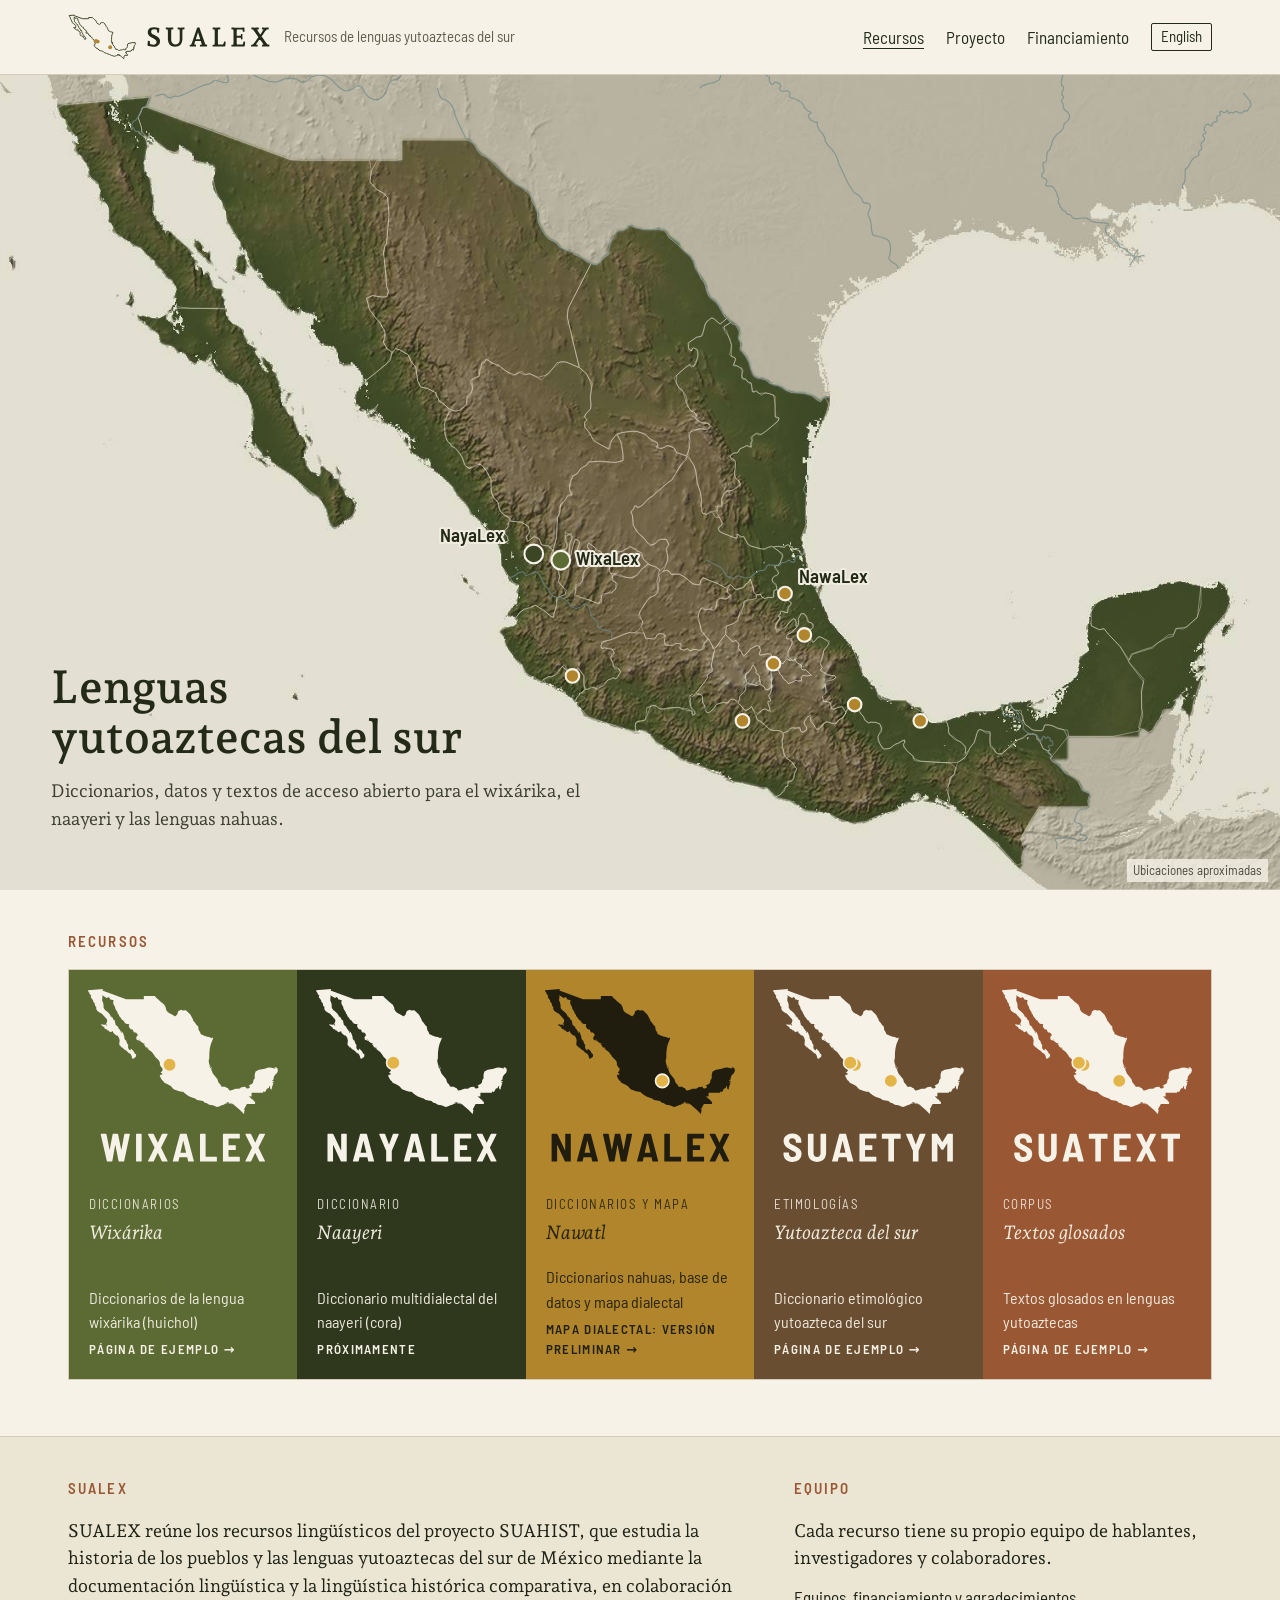
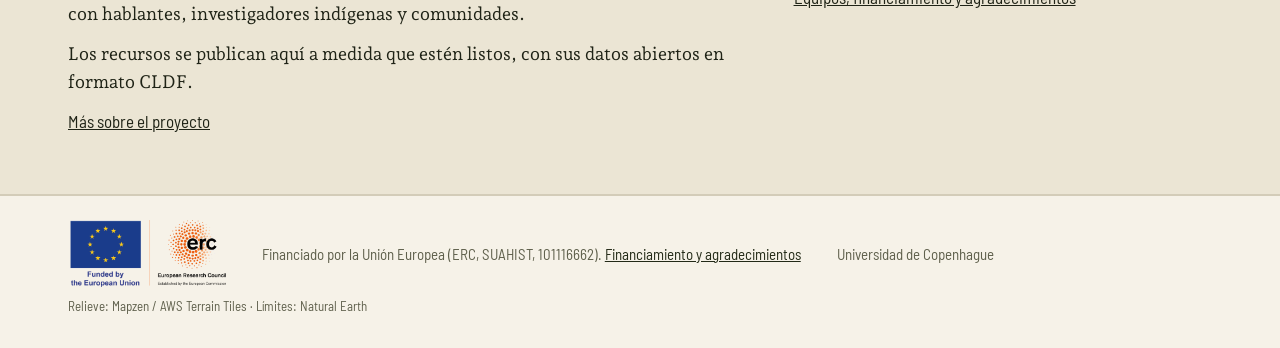
<file: index.html>
<!doctype html>
<html lang="es">
<head>
<meta charset="utf-8">
<meta name="viewport" content="width=device-width, initial-scale=1">
<meta name="robots" content="noindex, nofollow"><!-- remove at launch -->
<title>SUALEX · Recursos de lenguas yutoaztecas del sur</title>
<meta name="description" content="Diccionarios, datos y textos de acceso abierto para el wixárika, el naayeri y las lenguas nahuas, del proyecto ERC SUAHIST.">
<link rel="alternate" hreflang="es" href="https://sualex.org/">
<link rel="alternate" hreflang="en" href="https://sualex.org/en/">
<link rel="alternate" hreflang="x-default" href="https://sualex.org/">
<link rel="icon" href="assets/img/favicon.svg" type="image/svg+xml">
<link rel="icon" href="assets/img/favicon-32.png" sizes="32x32" type="image/png">
<link rel="apple-touch-icon" href="assets/img/apple-touch-icon.png">
<link rel="preload" href="assets/fonts/andada-pro-latin-400-normal.woff2" as="font" type="font/woff2" crossorigin>
<link rel="stylesheet" href="assets/site.css">
<meta property="og:title" content="SUALEX · Recursos de lenguas yutoaztecas del sur">
<meta property="og:description" content="Diccionarios, datos y textos de acceso abierto para el wixárika, el naayeri y las lenguas nahuas, del proyecto ERC SUAHIST.">
<meta property="og:type" content="website">
</head>
<body>
<a class="skip" href="#main">Ir al contenido</a>
<header class="site-h"><div class="wrap">
  <a class="brand" href="./"><img class="logo" src="assets/img/logos/logo-sualex-horizontal.svg" width="736" height="166" alt="SUALEX"><span>Recursos de lenguas yutoaztecas del sur</span></a>
  <nav aria-label="Recursos">
    <a href="./#recursos" aria-current="page">Recursos</a>
    <a href="proyecto/">Proyecto</a>
    <a href="financiamiento/">Financiamiento</a>
    <a class="lang" href="en/" hreflang="en" lang="en" title="Switch to English">English</a>
  </nav>
</div></header>
<main id="main">
  <section class="mapwrap">
    <svg viewBox="0 0 1507 959" role="img" aria-label="Mapa en relieve de México con las regiones de los recursos">
      <image href="assets/img/mx_relief.jpg" x="0" y="0" width="1507" height="959"/>
      <path d="M172.4 37.6L248.7 65.5L327.9 94.3L342.0 99.6L354.4 100.4L366.1 100.4L377.8 100.4L389.4 100.4L401.1 100.4L412.8 100.4L424.4 100.4L435.1 100.4L437.1 113.7L435.5 126.0L443.8 134.9L451.2 139.0L456.2 143.9L457.0 152.3L458.0 163.8L457.5 170.7L457.2 173.8L456.5 182.5L455.1 198.8L453.0 202.0L451.5 209.8L453.4 226.1L454.3 234.3L454.5 238.3L454.9 247.9L457.3 254.7L455.3 261.1L449.8 261.4L438.5 259.7L431.6 262.7L434.9 276.0L439.2 281.8L442.5 286.3L447.7 292.0L450.3 297.2L453.1 301.9L453.2 307.6L451.4 314.4L455.6 322.4L459.6 324.6L461.3 326.5L460.1 332.1L455.2 340.0L432.6 358.3L430.2 358.4L428.6 358.4L426.4 355.6L419.7 344.5L416.8 342.4L416.4 340.5L414.0 338.9L413.0 340.8L414.8 342.5L407.1 342.6L398.3 336.2L395.8 328.5L395.9 326.2L391.8 320.0L389.4 321.4L380.8 318.9L373.4 313.5L369.3 310.8L370.0 307.7L369.0 305.9L366.6 305.0L363.2 293.2L365.3 290.1L366.1 288.6L365.0 285.5L364.6 284.3L368.6 282.2L364.1 281.4L354.8 279.1L354.5 277.3L352.8 275.8L352.3 279.9L351.2 282.5L348.5 280.3L349.1 278.8L343.6 278.0L340.9 276.3L336.2 272.4L330.8 264.1L329.1 263.0L325.4 256.8L319.6 253.3L312.5 246.8L303.8 235.2L306.4 235.8L306.8 233.2L300.6 230.5L296.9 226.9L293.9 224.8L293.6 222.6L293.2 217.2L290.4 213.1L286.5 205.7L285.2 207.2L283.2 199.8L281.2 195.8L276.4 187.0L273.0 181.6L269.2 175.7L266.9 172.8L266.2 166.6L263.9 157.0L262.1 155.4L255.9 142.6L250.7 122.8L250.0 114.8L252.7 116.2L249.9 106.2L248.9 107.4L244.1 102.6L244.8 104.8L229.8 101.0L227.5 99.0L220.8 88.6L213.7 85.6L210.6 83.2L211.6 86.9L210.1 89.7L206.5 91.6L196.6 88.4L191.0 84.0L183.1 77.3L177.1 75.6L172.6 73.5L167.1 66.8L166.4 61.4L165.6 58.8L162.6 49.8L165.5 44.9L167.6 38.5L172.4 37.6Z M288.3 235.0L284.1 234.8L280.0 233.3L275.8 230.3L277.5 226.6L278.5 223.9L279.2 214.1L283.5 212.2L288.1 210.3L288.8 212.9L290.0 217.9L289.9 229.4L288.9 234.3L288.3 235.0Z M176.8 26.0L174.2 30.6L172.3 37.5L167.6 38.5L165.5 44.9L162.6 49.8L165.6 58.8L166.4 61.4L167.1 66.8L165.1 68.6L163.3 66.3L163.7 69.0L167.7 71.2L171.7 75.1L173.8 83.9L170.0 103.3L172.7 115.2L176.2 120.5L177.5 124.5L178.1 130.5L177.9 137.0L180.4 143.0L181.1 148.3L180.0 155.5L179.4 160.1L181.3 164.5L185.0 171.1L190.8 176.3L191.1 180.0L192.4 182.5L194.3 184.0L196.7 183.4L197.0 182.6L197.9 182.9L199.7 183.8L201.1 185.3L202.0 186.3L203.2 186.9L204.6 188.7L207.0 190.7L208.5 192.3L210.6 193.3L212.9 195.8L216.5 199.0L218.7 200.8L226.3 208.2L225.4 211.5L226.6 213.8L227.8 215.6L230.9 220.2L229.7 222.9L230.4 226.4L233.3 228.5L233.4 226.4L235.2 225.5L236.8 226.4L238.5 227.8L238.9 229.5L239.2 232.4L242.3 232.0L245.6 233.2L246.4 236.2L249.5 242.3L250.6 248.6L255.2 251.2L260.9 251.4L261.7 251.9L261.9 254.2L261.1 260.1L264.3 264.2L264.2 266.3L264.8 271.2L265.8 274.6L225.4 274.7L208.0 272.8L205.1 271.0L205.6 266.7L206.6 262.4L204.0 261.5L207.5 252.4L206.6 247.9L203.9 245.6L202.2 241.3L197.4 240.6L195.4 237.1L192.9 232.6L189.7 228.4L185.6 226.8L182.8 224.7L181.0 218.0L176.3 215.0L171.0 209.5L153.7 197.4L141.5 191.0L135.9 186.6L132.6 177.5L127.5 172.9L127.7 163.1L126.6 153.9L121.1 148.3L119.2 144.4L119.5 147.9L118.4 148.4L117.4 147.4L115.6 127.7L108.4 121.7L103.9 116.4L95.6 95.5L92.1 92.7L89.0 89.2L89.4 86.9L88.3 80.7L86.5 78.1L90.8 75.1L87.1 70.3L83.7 65.6L78.3 57.3L72.8 50.2L67.7 39.0L74.5 35.2L94.6 33.4L114.7 31.6L134.8 29.8L154.9 28.0L174.9 26.2L176.8 26.0Z M155.3 257.1L156.4 262.6L156.8 268.0L155.9 271.1L155.4 273.0L152.7 272.6L148.4 271.0L152.6 261.1L155.5 256.1L155.3 257.1Z M249.0 219.5L250.0 223.7L246.2 220.5L243.3 217.6L240.0 214.5L235.8 209.8L232.3 207.4L230.5 203.8L228.5 199.1L229.8 194.9L232.0 194.9L237.3 199.0L238.7 202.4L238.4 206.8L243.2 207.9L247.6 208.5L247.7 213.1L248.2 218.1L249.0 219.5Z M16.2 218.3L16.2 228.9L14.3 228.7L13.3 223.9L11.4 218.6L13.6 214.0L14.7 215.8L16.2 218.3Z M473.0 76.3L480.1 76.4L487.1 76.4L494.2 76.4L501.3 76.4L508.3 76.4L515.4 76.5L522.5 76.5L529.5 76.5L536.6 76.5L543.7 76.5L550.8 76.7L557.5 79.6L563.7 90.9L566.3 94.0L573.6 96.7L578.0 101.0L583.9 107.6L591.0 113.0L595.2 118.3L606.7 127.4L608.4 128.3L610.4 129.1L612.2 130.2L617.1 133.8L619.8 137.4L624.0 140.6L625.7 144.4L626.0 147.5L627.3 150.2L628.9 152.9L632.3 157.8L633.1 166.7L633.9 173.7L636.5 179.0L640.1 185.5L643.5 190.3L645.3 192.5L653.4 196.4L658.5 202.0L674.2 208.5L675.8 211.1L685.3 214.9L690.5 219.7L694.4 220.9L696.1 221.6L679.9 253.4L670.0 272.7L667.6 283.9L674.5 313.0L681.8 344.2L665.4 337.5L656.1 338.5L645.3 352.4L634.3 356.0L622.0 351.3L617.4 353.1L611.5 350.1L604.4 353.6L596.6 349.2L590.5 344.3L584.9 341.8L575.4 336.4L572.0 335.0L569.6 339.5L566.5 340.6L566.1 345.8L564.3 350.5L563.5 355.1L553.9 360.0L556.6 370.2L553.6 375.0L549.8 381.0L549.0 388.0L547.0 389.9L541.9 394.6L536.3 395.6L528.6 393.0L522.5 387.3L516.7 383.8L515.9 380.0L513.9 378.1L513.1 374.1L503.3 369.0L495.2 367.3L491.7 359.9L489.5 344.1L483.8 337.0L480.7 329.5L471.2 323.9L465.8 322.1L461.3 326.5L459.6 324.6L455.6 322.4L451.4 314.4L453.2 307.6L453.1 301.9L450.3 297.2L447.7 292.0L442.5 286.3L439.2 281.8L434.9 276.0L431.6 262.7L438.5 259.7L449.8 261.4L455.3 261.1L457.3 254.7L454.9 247.9L454.5 238.3L454.3 234.3L453.4 226.1L451.5 209.8L453.0 202.0L455.1 198.8L456.5 182.5L457.2 173.8L457.5 170.7L458.0 163.8L457.0 152.3L456.2 143.9L451.2 139.0L443.8 134.9L435.5 126.0L437.1 113.7L443.9 100.4L455.5 100.4L467.2 100.4L473.0 99.3L473.0 97.0L473.0 94.8L473.0 92.5L473.0 90.3L473.0 88.0L473.0 85.8L473.0 83.5L473.0 81.2L473.0 79.0L473.0 76.7L473.0 76.3Z M741.3 176.2L745.0 178.6L756.4 180.9L759.9 181.1L763.9 180.9L775.0 182.1L777.2 180.5L778.4 182.5L781.6 182.7L783.2 184.2L786.1 188.8L787.7 191.9L791.1 194.0L793.9 196.8L800.4 202.0L806.3 206.3L812.2 212.1L815.4 216.6L818.3 223.7L818.7 227.2L821.1 229.7L822.4 231.5L825.0 239.2L828.8 244.1L830.9 249.0L831.8 252.9L834.4 260.4L837.7 263.3L844.7 268.7L846.4 271.4L848.0 275.1L850.8 278.4L852.0 281.7L853.1 284.8L855.7 286.5L850.3 291.4L847.2 292.8L840.4 286.9L837.1 286.4L829.9 293.1L827.1 306.6L824.2 308.1L819.6 308.8L815.0 312.3L809.9 315.8L811.2 323.3L814.8 324.6L814.8 322.5L816.6 320.9L821.7 324.4L821.8 331.8L816.9 343.4L813.1 341.2L807.8 343.8L793.3 356.5L797.6 365.2L800.1 369.1L804.4 372.7L808.3 379.1L809.1 389.6L815.0 396.4L818.0 397.7L819.8 399.6L819.6 401.8L818.3 403.3L820.8 406.5L825.1 409.6L829.8 409.7L834.0 410.5L836.0 413.9L835.1 416.5L830.6 417.4L824.0 416.1L810.7 421.2L812.3 427.5L810.9 431.9L812.0 438.5L808.3 448.6L803.2 447.1L795.5 443.1L793.1 438.2L785.8 436.4L783.0 438.3L777.1 439.7L771.8 436.9L775.2 436.1L772.3 431.8L764.7 427.8L757.2 422.0L746.8 419.0L732.7 420.7L724.4 424.7L718.7 432.1L716.5 440.1L707.8 435.9L698.6 429.2L692.7 420.2L688.2 414.3L688.5 408.3L691.0 405.8L688.0 402.0L690.3 398.2L692.9 395.9L695.8 392.1L695.7 387.1L694.8 378.4L697.6 363.6L689.5 350.9L682.4 344.7L676.8 322.9L668.2 286.3L668.0 276.3L678.5 256.2L696.1 221.6L701.8 223.4L706.2 219.9L709.6 216.3L716.3 211.2L715.6 206.5L717.0 204.1L717.9 201.9L718.2 198.4L720.6 192.7L722.4 189.0L724.4 184.4L730.1 182.7L731.2 183.1L738.6 180.5L740.4 177.4L741.3 176.2Z M860.1 291.7L863.1 293.6L866.4 294.3L869.2 299.9L870.9 302.1L870.0 307.7L870.3 310.8L871.8 312.7L871.8 319.6L871.4 323.1L874.2 325.4L877.1 329.9L881.7 337.1L886.0 349.9L887.7 354.2L891.1 356.3L894.1 356.6L898.7 358.3L901.0 358.0L904.2 361.5L906.0 363.1L911.4 363.6L918.4 365.8L922.5 368.8L931.1 373.7L937.3 373.7L947.9 374.7L955.5 377.1L961.3 382.2L965.0 384.4L966.1 384.3L967.3 381.3L971.3 378.9L975.9 388.5L971.5 402.2L951.0 474.9L946.0 488.2L949.1 494.6L948.9 505.1L948.6 531.3L945.0 540.1L942.8 546.2L944.8 546.0L945.7 544.5L946.6 559.5L945.8 564.1L943.3 564.3L942.7 561.1L937.7 558.8L932.1 556.6L928.3 552.7L926.0 553.5L923.8 556.6L920.7 555.2L917.7 555.0L916.2 554.9L909.4 555.4L904.4 556.1L900.1 558.6L892.3 557.0L889.1 555.9L882.0 554.3L878.1 547.7L875.3 542.8L872.0 544.4L868.3 540.4L867.9 542.0L867.2 545.7L860.2 543.1L849.8 538.8L846.5 536.4L845.2 532.9L850.4 529.6L848.5 523.6L845.9 518.5L844.0 516.5L844.4 511.4L844.9 506.4L850.7 506.5L849.7 499.2L852.5 492.8L855.5 489.8L862.5 489.2L868.6 484.1L871.9 482.3L870.0 478.1L865.9 474.5L864.4 468.0L866.2 460.1L865.5 455.3L865.2 453.5L861.3 453.2L859.7 448.2L864.8 444.7L867.5 445.1L869.6 443.6L870.9 440.2L872.6 439.3L876.6 438.0L879.5 436.2L884.9 438.1L883.6 433.4L885.7 429.5L885.3 426.5L887.6 424.8L890.9 421.3L896.6 423.4L906.7 415.3L916.3 407.3L917.1 403.5L912.4 402.0L912.6 388.2L910.9 376.7L905.3 375.1L899.4 374.6L894.0 374.9L889.4 372.1L887.8 372.8L885.5 372.6L884.2 362.2L880.3 361.3L877.6 357.5L873.3 356.6L873.6 352.6L873.6 345.2L867.0 342.1L863.5 341.2L866.2 335.3L865.3 332.9L862.2 331.7L859.1 329.5L861.3 317.4L859.2 310.1L852.7 300.7L853.1 295.3L860.1 291.7Z M855.7 286.5L858.7 289.0L860.0 291.7L850.8 297.4L855.6 301.1L859.6 313.4L861.5 319.1L861.0 331.3L863.5 331.9L866.1 333.6L864.9 337.2L863.6 342.2L868.4 342.8L874.9 348.0L873.2 353.3L874.6 358.3L878.3 358.8L881.4 362.3L884.7 363.4L886.6 373.7L888.4 373.0L890.7 371.8L896.3 377.2L901.0 373.8L906.7 375.5L912.6 378.3L912.6 393.4L913.4 403.5L917.6 404.2L914.0 409.2L901.8 419.4L894.4 423.8L889.7 422.3L885.8 424.7L883.8 427.0L885.7 430.6L884.1 435.7L883.8 438.3L878.6 436.3L875.0 438.3L872.3 439.8L870.1 440.9L869.0 443.9L866.7 445.0L862.8 445.4L858.8 449.9L863.6 452.2L865.3 454.3L865.8 456.6L865.6 462.4L864.7 472.7L866.8 475.4L871.3 479.4L871.4 482.8L866.8 486.8L860.0 489.6L854.6 490.0L851.5 494.9L849.2 500.3L850.0 508.1L842.4 508.1L844.7 512.9L835.1 514.4L831.9 517.5L826.9 515.6L826.1 512.8L826.2 509.3L825.5 504.7L825.8 500.1L825.0 490.8L820.5 480.8L819.3 466.5L816.4 458.9L809.7 446.8L811.7 436.3L812.8 430.5L810.8 426.1L814.4 418.1L826.3 416.9L832.5 416.9L834.9 415.2L837.8 413.4L833.1 410.0L828.1 409.6L825.4 408.8L819.6 405.0L815.2 401.8L820.9 401.6L818.4 399.5L817.4 396.9L813.3 395.8L808.0 386.0L805.8 377.7L803.3 370.7L799.1 368.5L796.4 362.5L796.7 353.5L811.4 340.8L814.0 344.1L819.2 340.5L821.7 329.7L820.5 322.8L816.1 321.6L814.5 323.1L813.6 325.2L810.3 321.4L811.2 314.7L816.6 311.1L822.3 307.8L824.8 308.4L828.2 301.3L831.8 290.1L838.3 285.5L842.5 288.6L848.0 293.4L852.1 289.7L855.7 286.5Z M1375.2 747.2L1372.5 747.1L1369.0 748.2L1367.2 754.0L1364.9 758.7L1361.6 762.3L1359.5 767.5L1356.4 771.7L1351.1 774.2L1347.7 771.8L1340.5 768.5L1344.7 749.6L1344.2 744.9L1343.8 723.8L1346.9 711.5L1328.6 690.6L1331.9 681.9L1345.0 677.0L1356.0 673.7L1362.2 669.1L1374.8 662.4L1381.2 661.0L1384.2 651.7L1393.5 652.2L1409.3 639.3L1414.0 624.2L1414.0 601.4L1416.3 601.6L1415.7 601.7L1425.4 602.9L1432.1 600.6L1432.3 598.1L1428.4 598.2L1423.5 599.0L1420.4 599.9L1419.7 599.7L1423.3 597.1L1433.5 594.7L1441.6 601.9L1443.3 603.5L1447.2 607.0L1448.0 617.4L1448.7 620.6L1448.2 623.4L1446.4 624.5L1444.2 632.2L1432.2 646.0L1421.0 659.9L1417.3 668.3L1418.8 679.1L1416.7 684.1L1417.9 680.9L1417.2 675.9L1416.8 676.7L1417.4 679.3L1414.6 683.3L1412.1 683.4L1408.2 691.4L1408.0 689.1L1404.8 692.3L1408.0 694.7L1409.3 697.0L1414.1 695.0L1416.0 694.6L1417.5 694.8L1419.1 694.3L1416.9 694.3L1418.2 693.7L1419.6 694.6L1416.1 700.9L1413.7 702.2L1408.2 705.9L1407.8 707.0L1409.0 711.4L1412.7 706.7L1416.6 706.6L1414.3 711.0L1410.9 721.0L1405.0 739.1L1403.8 749.4L1400.1 757.4L1398.2 759.0L1399.1 754.3L1398.1 755.0L1397.8 752.2L1396.0 750.4L1394.6 748.4L1389.4 744.6L1392.3 738.7L1392.4 736.3L1392.9 733.3L1390.3 728.9L1387.2 735.0L1386.2 734.0L1381.5 737.0L1384.8 735.4L1385.3 736.4L1384.0 739.5L1379.6 746.5L1375.8 747.0L1375.2 747.2Z M1450.0 645.0L1450.0 646.2L1444.0 655.5L1442.3 658.0L1437.7 657.6L1441.7 647.0L1443.9 646.5L1448.1 646.5L1450.0 645.0Z M1340.9 772.3L1310.2 778.8L1258.2 778.8L1256.9 771.5L1250.2 770.4L1245.3 769.5L1240.6 766.5L1235.8 765.4L1230.6 765.0L1229.0 767.3L1228.1 771.8L1217.4 772.2L1212.1 768.0L1207.7 765.5L1203.9 758.1L1202.1 747.9L1194.7 748.1L1192.0 745.9L1189.3 739.7L1211.9 736.5L1217.1 741.3L1215.3 741.5L1213.2 739.8L1210.6 740.6L1210.2 741.7L1209.5 742.1L1209.5 743.1L1213.3 744.0L1213.6 744.0L1215.4 742.1L1216.1 744.5L1218.4 745.9L1218.5 750.7L1219.5 748.4L1220.2 747.8L1226.3 748.1L1233.6 748.4L1234.5 746.1L1232.2 747.7L1237.2 743.9L1241.7 742.0L1245.7 739.5L1243.5 739.5L1242.4 732.4L1239.8 733.0L1242.3 727.2L1238.7 728.2L1235.4 731.2L1239.8 726.1L1259.4 714.1L1268.8 703.9L1269.7 688.8L1280.3 677.5L1279.2 669.9L1279.8 658.6L1281.1 639.0L1285.0 648.6L1294.3 653.1L1299.9 651.9L1305.3 658.8L1318.8 672.8L1330.5 693.4L1346.5 714.5L1344.0 727.4L1344.1 745.7L1345.6 753.9L1340.9 772.3Z M1229.2 733.0L1232.6 733.9L1230.3 734.2L1228.2 734.3L1220.7 738.6L1219.5 737.4L1229.2 733.0Z M1256.9 779.5L1236.5 804.8L1238.7 802.5L1235.9 799.2L1234.1 795.9L1230.3 794.1L1227.9 793.2L1226.9 790.0L1222.8 783.3L1221.2 780.8L1220.8 777.3L1215.5 775.3L1213.1 776.3L1208.6 776.7L1203.3 780.8L1195.3 783.7L1191.0 788.8L1185.6 793.7L1182.1 796.9L1179.5 799.3L1173.2 798.6L1169.6 792.6L1165.8 787.8L1165.7 779.8L1165.8 775.6L1165.6 773.2L1159.0 772.4L1153.1 770.3L1150.1 775.5L1146.9 786.6L1144.1 789.6L1142.4 791.3L1140.5 795.7L1136.5 798.6L1136.7 795.2L1137.1 790.9L1132.1 785.7L1127.0 783.8L1122.8 781.5L1119.5 777.5L1118.2 776.3L1116.5 773.3L1116.9 769.2L1116.0 766.8L1115.7 764.9L1114.7 762.2L1113.8 760.0L1126.3 755.3L1129.1 757.2L1130.6 754.9L1133.1 753.7L1139.0 752.9L1137.5 750.6L1132.5 753.3L1126.9 755.6L1138.3 749.9L1157.9 749.8L1158.2 752.3L1159.3 753.7L1161.4 751.2L1160.9 748.8L1177.7 742.3L1179.9 748.1L1180.6 743.3L1184.2 740.0L1191.4 743.5L1193.9 747.6L1197.8 748.1L1204.1 754.4L1205.7 763.7L1210.6 767.2L1214.6 770.7L1225.5 772.3L1229.2 768.3L1229.6 765.5L1234.8 765.1L1238.7 766.3L1243.6 768.3L1248.8 769.7L1252.8 771.3L1256.9 779.5Z M1236.8 805.6L1239.9 808.7L1244.4 810.7L1246.5 813.5L1250.7 816.5L1253.4 821.6L1257.3 823.5L1258.6 822.9L1264.7 827.0L1267.9 829.2L1272.0 837.3L1272.7 838.6L1274.1 841.1L1275.1 842.3L1277.7 843.4L1280.2 844.5L1283.4 845.4L1284.7 847.8L1283.2 848.1L1281.8 850.6L1282.5 851.5L1282.1 851.9L1281.1 852.9L1280.8 855.3L1282.2 858.7L1282.0 860.2L1280.8 861.7L1256.7 861.9L1223.5 861.9L1215.0 875.5L1201.7 898.7L1206.3 911.6L1203.9 917.1L1202.8 922.7L1203.5 928.0L1197.1 930.5L1172.7 903.8L1176.7 907.8L1174.4 903.5L1172.4 903.5L1161.9 896.0L1143.3 878.9L1124.7 864.3L1125.2 861.8L1116.4 857.6L1118.2 853.1L1115.9 845.5L1116.6 837.2L1118.2 830.7L1120.6 825.5L1124.2 822.8L1124.8 816.9L1126.0 814.5L1127.4 809.6L1135.5 804.1L1138.4 800.3L1141.5 793.1L1143.4 790.7L1144.6 788.7L1147.4 784.8L1151.2 771.7L1154.9 770.7L1161.5 774.8L1165.7 774.3L1165.8 776.5L1165.2 781.2L1165.9 791.0L1170.8 794.9L1175.1 799.9L1179.9 799.0L1183.3 795.8L1187.6 792.0L1193.5 788.0L1198.6 782.8L1205.7 780.3L1211.2 774.5L1213.9 776.5L1217.3 776.0L1220.8 778.6L1220.5 782.1L1224.7 783.7L1226.9 790.9L1229.7 793.9L1232.1 794.8L1233.9 798.1L1237.2 799.3L1237.6 802.6L1236.8 805.6Z M676.6 736.9L653.9 722.4L650.9 719.3L648.6 717.4L646.7 717.6L642.7 716.3L639.8 711.7L642.8 710.7L643.8 709.4L646.1 708.2L649.1 708.4L652.4 706.8L656.2 704.2L658.7 699.9L662.3 696.1L662.7 697.4L667.3 700.6L672.4 702.8L676.5 701.4L681.9 699.5L685.2 704.1L687.3 706.5L687.3 709.1L686.9 715.8L688.6 723.6L686.9 725.1L686.5 726.1L683.7 727.7L682.3 728.2L682.1 730.2L679.5 732.6L677.7 736.1L676.6 736.9Z M550.5 596.0L549.9 597.9L549.4 598.0L545.2 595.4L544.3 592.8L546.5 591.3L549.8 594.6L550.5 596.0Z M606.1 640.5L600.6 638.1L595.0 635.9L598.1 633.2L600.9 628.6L604.8 624.3L608.0 623.0L608.7 616.2L610.1 603.9L609.4 599.9L604.8 598.5L590.6 578.4L587.2 555.5L588.4 554.1L589.5 549.7L594.4 551.1L598.9 548.0L597.1 544.0L596.8 542.2L594.7 540.0L593.3 537.3L598.1 532.5L598.0 528.8L600.5 525.2L613.3 526.1L621.8 531.1L624.0 537.9L619.6 543.0L620.7 549.6L628.2 543.9L634.8 545.9L636.9 552.5L644.8 555.0L650.4 558.6L649.3 564.8L647.0 572.8L656.4 581.9L659.1 590.3L657.6 596.0L664.3 605.2L666.3 611.1L655.9 615.4L655.3 619.8L655.6 623.2L654.5 627.8L652.2 633.3L652.0 638.3L648.8 637.6L643.8 633.4L639.0 629.0L633.9 626.6L631.2 624.4L626.6 625.6L619.1 628.7L617.6 628.9L612.4 632.1L606.7 640.2L606.1 640.5Z M399.3 466.1L400.2 470.3L396.3 467.4L394.8 459.4L396.3 461.1L399.3 466.1Z M312.0 455.0L314.7 460.0L309.5 457.9L303.5 453.2L302.6 451.4L308.1 452.4L312.0 455.0Z M377.0 451.6L378.5 454.4L376.9 457.3L375.2 455.5L375.1 454.4L374.1 452.1L373.8 450.6L372.9 448.9L375.2 449.5L377.0 451.6Z M359.4 422.5L361.3 424.6L365.6 426.5L366.6 431.0L366.2 433.6L365.7 432.9L363.0 431.5L361.7 429.2L360.7 426.3L359.3 424.2L359.4 422.5Z M296.0 446.5L298.1 449.7L296.0 448.2L292.9 445.0L294.2 443.8L293.1 439.6L289.9 437.9L289.0 439.8L287.0 437.0L292.1 424.1L295.3 416.2L293.0 425.8L293.0 428.8L292.1 432.8L291.3 434.3L291.8 436.8L292.7 437.8L294.8 441.6L294.8 444.0L296.0 446.5Z M342.6 376.9L343.0 378.3L340.8 377.3L338.4 381.3L337.3 384.1L336.3 386.1L336.3 382.7L338.3 378.0L338.9 374.6L342.7 373.8L342.6 376.9Z M206.5 274.7L233.6 274.7L266.1 275.5L266.0 279.8L266.9 283.1L268.3 284.7L269.2 288.0L271.5 289.6L273.5 292.5L278.7 294.3L283.8 297.1L286.2 303.3L288.4 307.7L290.8 311.5L291.1 315.3L294.7 317.8L300.2 320.1L303.3 322.5L300.1 326.1L302.7 330.6L307.0 336.0L305.8 338.1L307.6 343.2L310.6 347.9L314.8 346.3L309.5 340.5L308.8 337.3L308.2 334.0L308.3 332.0L312.4 334.0L316.4 338.3L318.6 340.2L320.5 343.9L323.3 349.8L325.5 350.2L325.0 354.5L327.0 358.0L328.6 360.9L328.6 365.0L329.9 369.6L331.7 373.7L330.9 377.5L331.0 382.0L331.8 385.3L332.8 386.6L332.1 386.9L334.3 389.7L336.0 390.8L337.2 395.1L339.4 398.6L341.1 400.8L343.2 400.6L344.1 401.3L345.6 401.8L345.1 404.2L346.4 408.1L348.7 411.4L349.1 412.8L348.7 414.5L350.4 417.9L351.7 420.9L352.3 422.3L354.3 424.4L355.6 425.6L357.3 427.1L358.4 429.7L359.8 431.4L359.7 432.2L360.6 433.9L361.1 435.8L361.9 437.0L360.9 440.0L358.8 443.3L358.3 448.8L358.9 452.1L360.4 456.6L360.7 459.3L363.8 463.9L366.2 466.7L375.9 468.5L375.0 469.9L372.2 470.1L374.9 471.7L376.2 470.2L377.7 465.5L376.9 464.0L376.6 462.5L376.8 461.2L379.2 459.8L381.0 461.3L383.4 463.4L386.0 465.9L388.4 467.3L391.5 469.4L392.3 475.0L399.3 474.3L400.7 476.2L399.4 478.0L399.8 481.8L401.5 483.2L405.0 488.5L407.2 495.2L411.0 497.2L414.6 499.0L416.0 502.0L418.4 506.8L418.0 510.4L417.4 514.6L415.7 518.1L411.5 522.2L404.8 525.4L400.6 530.1L396.2 532.4L392.8 532.8L388.1 527.4L384.5 512.5L381.3 506.8L373.4 496.8L353.0 480.3L348.4 475.8L341.4 470.0L325.8 460.8L325.3 460.2L319.2 455.2L317.4 450.0L315.0 449.5L310.4 450.2L309.8 451.7L308.3 446.3L303.4 440.1L302.9 438.6L300.4 433.6L301.3 439.1L301.2 439.9L299.4 436.3L298.6 439.1L296.3 437.1L295.1 433.6L296.0 430.7L296.5 428.3L295.3 428.8L294.2 433.6L293.3 430.2L294.3 427.8L294.7 423.6L294.5 420.0L297.3 412.7L297.5 406.3L299.4 403.5L297.9 402.4L297.5 392.9L296.6 399.7L296.1 390.6L291.7 377.1L286.5 371.7L280.1 363.5L275.5 362.9L272.9 360.8L266.4 357.2L257.4 350.6L256.7 349.2L252.6 345.8L251.3 341.8L248.7 337.8L248.4 336.5L246.5 338.7L244.7 337.2L247.0 335.5L249.6 331.8L246.5 328.8L243.2 335.6L242.9 338.7L234.8 336.0L230.5 340.3L222.2 336.2L216.5 327.7L210.5 327.2L204.5 320.6L196.5 318.5L189.9 317.0L188.1 314.9L185.7 304.2L178.7 300.0L174.7 296.6L170.8 294.2L171.3 292.2L169.1 290.8L166.5 289.3L162.7 287.1L160.4 282.4L167.7 283.1L174.0 284.2L178.2 285.6L187.0 286.3L193.1 282.4L196.2 281.5L195.7 285.5L199.6 290.3L204.3 293.5L205.5 294.9L207.8 291.8L206.5 291.2L207.5 290.6L209.2 291.9L212.6 291.2L212.5 288.7L210.5 287.2L208.6 287.6L206.6 285.0L208.0 288.1L206.9 288.9L204.0 289.4L202.4 286.3L202.4 282.7L202.9 280.1L203.0 278.9L202.1 277.2L200.2 279.0L197.2 279.8L199.4 275.7L203.8 276.7L206.5 274.7Z M586.4 551.2L584.9 549.9L574.5 536.5L574.5 534.0L563.4 524.1L555.6 517.5L554.0 514.9L551.9 510.4L547.8 505.4L543.5 500.7L537.2 494.6L532.8 485.0L514.1 469.0L506.4 462.7L492.4 451.2L493.3 452.9L505.6 460.2L505.6 459.5L505.3 458.8L504.7 451.8L500.9 451.9L501.3 454.0L496.3 453.0L494.3 450.6L490.4 447.4L485.9 445.9L491.6 450.9L482.2 441.7L480.1 438.4L482.3 438.9L482.7 435.9L482.8 430.9L481.1 430.9L480.8 435.9L479.3 435.4L472.1 425.9L468.9 421.7L474.5 428.2L476.5 428.6L475.8 426.5L476.6 424.3L482.2 427.2L476.6 421.0L474.9 421.6L471.3 419.2L466.6 417.2L468.4 415.8L464.6 420.0L463.0 414.2L449.5 409.3L451.5 407.3L449.0 406.0L447.7 405.4L447.5 400.1L444.9 399.0L442.3 398.9L442.6 401.7L440.5 403.8L439.8 402.0L435.7 403.9L433.8 398.6L437.4 398.7L438.6 398.7L442.0 394.4L442.4 393.1L445.1 387.5L441.1 392.7L433.3 397.2L429.5 394.6L425.8 393.6L429.1 398.3L419.7 394.0L423.7 392.1L423.9 390.8L419.6 389.2L418.9 390.2L417.9 384.4L417.7 380.9L420.9 371.1L424.3 364.7L423.9 367.6L425.4 366.2L429.7 361.7L430.2 364.0L432.7 363.3L431.4 359.2L441.7 351.2L459.7 336.1L460.8 329.6L465.8 322.1L471.2 323.9L480.7 329.5L483.8 337.0L489.5 344.1L491.7 359.9L495.2 367.3L503.3 369.0L513.1 374.1L513.9 378.1L515.9 380.0L516.7 383.8L522.5 387.3L528.6 393.0L528.5 398.4L523.9 406.2L523.1 420.0L526.3 430.4L530.0 433.4L531.4 437.4L535.5 438.4L540.3 443.8L544.0 449.9L545.8 454.1L546.7 459.0L551.4 463.0L556.1 462.6L561.4 457.8L566.9 459.1L572.9 465.8L576.2 473.7L579.0 477.3L578.1 488.2L579.2 493.2L581.7 498.9L585.5 501.8L586.8 505.6L587.1 508.8L588.0 512.2L590.8 515.3L594.3 518.9L601.6 522.4L598.2 526.7L599.1 530.7L595.7 534.5L593.4 539.1L595.5 541.4L597.1 543.2L597.8 544.3L598.1 551.9L592.4 549.4L589.0 551.7L586.4 551.2Z M1284.7 633.7L1285.6 629.1L1281.9 635.5L1292.0 620.3L1300.4 616.3L1316.7 610.4L1341.9 607.4L1351.0 605.2L1365.5 599.0L1376.2 597.0L1384.1 597.2L1387.2 595.7L1383.5 596.1L1389.8 595.7L1406.2 598.9L1404.0 599.2L1403.1 600.2L1408.8 600.3L1414.0 600.7L1411.9 619.7L1409.9 637.6L1397.4 650.1L1385.7 651.4L1381.2 659.1L1376.0 659.1L1363.6 668.3L1357.0 674.6L1350.0 676.8L1333.4 682.0L1329.5 688.9L1318.8 672.8L1305.3 658.8L1299.9 651.9L1294.3 653.1L1285.0 648.6L1284.7 633.7Z M947.8 562.8L961.1 590.3L968.9 599.7L965.3 608.4L962.3 604.4L965.2 601.7L966.2 598.0L956.0 587.1L952.2 579.9L949.5 575.9L953.5 594.0L960.6 601.0L963.9 612.4L974.4 634.4L976.6 642.3L987.5 654.7L996.5 664.9L1002.8 672.4L1012.5 696.1L1015.1 703.1L1021.8 711.1L1024.9 716.4L1030.0 719.2L1035.0 729.3L1040.2 731.6L1032.8 728.6L1034.7 731.7L1035.0 733.6L1036.9 735.5L1039.2 734.3L1048.6 737.2L1047.9 735.4L1066.6 736.6L1074.3 743.4L1086.3 750.5L1095.2 762.0L1102.3 762.5L1114.0 761.5L1115.6 763.6L1116.0 766.3L1116.8 768.2L1116.8 771.6L1117.4 776.3L1118.8 777.1L1122.2 779.0L1126.6 782.6L1129.6 784.3L1135.1 789.7L1136.9 794.3L1136.2 797.3L1138.4 800.3L1135.5 804.1L1127.4 809.6L1104.4 809.3L1090.3 808.3L1077.2 807.4L1074.9 803.2L1075.2 801.7L1070.4 798.3L1064.3 791.5L1063.8 787.4L1065.3 785.4L1064.7 782.8L1063.6 784.0L1061.0 784.9L1057.8 786.8L1053.5 788.4L1050.1 790.7L1048.9 792.2L1046.0 792.9L1041.5 793.8L1038.7 792.8L1033.6 782.9L1033.9 778.2L1038.4 768.7L1035.3 763.7L1032.9 763.0L1030.0 762.1L1028.6 762.2L1024.8 762.1L1021.6 762.8L1020.2 761.1L1018.1 759.1L1015.3 753.9L1011.8 749.5L1007.1 742.6L999.4 738.6L1000.1 744.3L996.1 749.9L993.2 747.1L991.2 743.7L986.4 744.8L982.8 746.3L978.8 746.7L978.5 742.2L977.4 739.1L976.4 738.5L973.4 737.6L969.6 737.6L968.4 731.1L969.2 730.5L971.1 728.0L972.8 725.0L972.3 723.2L972.2 722.2L971.8 719.6L972.4 714.0L975.8 712.7L979.4 712.2L980.8 712.0L982.3 710.7L983.7 709.2L983.1 707.5L979.5 707.0L977.1 707.0L973.9 706.1L970.1 702.9L967.9 701.9L965.3 700.2L968.4 697.9L967.1 696.3L965.6 693.4L966.0 690.8L969.5 680.9L969.4 678.7L970.1 677.4L973.3 673.2L976.4 669.8L972.2 665.0L968.2 662.6L963.4 661.6L960.5 665.0L958.1 667.5L956.9 667.9L955.9 664.6L953.4 665.0L951.4 662.8L950.6 661.8L948.6 658.5L948.4 656.0L948.5 654.4L950.3 652.4L953.7 653.2L957.3 650.0L957.4 646.6L953.3 644.3L950.6 643.6L949.7 639.1L947.1 634.0L943.0 633.9L941.7 637.5L940.0 640.4L940.4 642.9L939.8 648.0L937.0 649.0L937.7 644.8L936.8 642.7L934.7 640.2L931.3 641.9L925.7 649.0L922.0 652.5L919.4 653.9L912.7 651.9L913.6 647.9L915.9 642.6L918.9 637.6L915.5 637.7L918.3 635.8L918.7 633.0L920.7 631.2L925.0 633.1L927.4 632.7L928.6 626.3L930.3 624.0L931.7 622.8L930.7 620.5L927.5 618.2L925.7 614.3L923.7 615.9L919.2 616.5L915.6 612.9L917.8 607.9L914.6 605.7L914.4 602.0L909.8 597.1L909.3 592.9L912.2 589.9L914.2 589.6L916.7 587.3L915.8 584.5L912.1 580.9L913.0 578.3L913.4 577.6L915.8 577.5L917.9 575.6L922.0 566.8L917.2 560.7L910.9 556.4L913.0 555.1L917.0 555.1L919.1 555.8L922.1 556.1L924.5 554.2L927.0 553.5L930.2 554.0L934.5 558.0L940.5 559.5L941.9 563.1L944.7 565.4L947.8 562.8Z M637.9 714.8L633.0 711.9L631.0 710.8L628.5 708.4L625.7 708.1L618.6 704.2L616.2 698.6L613.4 693.7L605.8 687.3L599.2 678.2L594.5 669.3L592.3 661.8L587.5 654.0L599.8 649.2L607.7 646.0L606.1 640.5L611.4 633.7L617.6 628.5L618.8 628.8L624.8 627.2L630.3 624.2L633.5 626.2L637.6 629.0L643.1 632.7L648.2 636.9L652.0 638.7L652.0 634.9L654.2 628.3L655.5 623.3L655.4 620.7L655.7 615.4L665.6 611.9L667.0 606.6L657.1 597.3L658.7 591.2L657.8 583.4L647.9 573.7L648.7 566.5L656.6 560.0L666.7 558.3L668.0 553.5L665.2 548.0L665.6 538.2L674.6 543.7L671.6 549.1L670.4 552.8L670.9 556.9L669.8 562.1L671.6 567.4L673.0 561.2L676.7 546.7L679.5 547.1L681.0 549.5L682.7 550.9L679.7 559.0L680.0 563.5L680.4 570.4L684.4 568.8L688.1 569.6L691.9 563.5L693.7 559.3L692.5 557.7L690.9 555.7L693.0 551.3L697.7 554.5L702.1 558.0L704.4 559.6L706.7 561.5L708.3 563.8L705.7 567.4L705.6 569.6L705.1 573.0L701.9 577.2L695.9 578.7L692.6 579.5L687.6 583.9L686.8 593.0L683.0 598.8L677.9 600.0L678.3 607.2L676.3 611.2L678.7 613.0L681.9 614.9L687.2 615.6L691.4 617.2L695.7 618.9L701.5 621.8L708.2 621.5L707.8 613.0L712.8 611.6L718.8 608.5L720.6 610.2L722.2 607.0L724.6 605.7L727.0 599.0L722.8 596.5L720.5 591.9L722.6 588.0L732.5 590.6L741.6 592.2L748.2 589.6L753.0 585.2L757.3 580.1L762.6 575.8L763.4 575.6L768.4 578.2L772.4 579.2L776.8 582.0L775.0 587.1L776.9 594.0L774.3 602.9L774.5 609.6L769.5 613.8L765.3 614.8L762.5 617.9L759.6 622.1L754.3 630.5L752.5 633.8L755.5 641.5L757.3 645.2L751.4 654.2L745.3 657.1L739.8 656.7L731.8 659.9L721.6 663.4L718.8 665.0L711.4 666.9L708.2 667.9L707.8 674.4L709.9 675.1L712.4 674.4L716.6 675.6L720.7 675.8L721.3 677.9L723.7 680.4L720.1 682.0L719.2 687.6L720.7 690.1L721.9 692.5L721.9 696.2L727.9 698.3L729.1 700.7L730.9 703.3L728.8 706.2L727.7 708.3L724.9 710.9L720.8 709.8L718.7 711.2L714.0 713.5L709.7 719.7L704.8 721.7L702.8 723.7L698.7 720.6L695.5 721.8L691.2 723.2L688.0 721.1L687.8 712.6L687.7 708.1L686.3 706.0L683.8 702.8L680.8 697.8L675.2 701.4L670.6 702.1L664.9 699.1L662.5 696.9L661.2 697.2L658.2 701.9L655.5 706.0L650.9 707.9L648.0 708.8L645.1 708.4L643.7 710.1L642.1 710.0L638.4 713.0L637.9 714.8Z M748.2 773.8L734.2 769.1L711.6 762.0L700.3 758.8L693.1 756.6L682.2 744.2L678.0 741.2L677.7 736.1L679.5 732.6L682.1 730.2L682.3 728.2L683.7 727.7L686.5 726.1L686.9 725.1L688.6 723.6L692.9 723.3L696.2 720.5L700.0 721.4L704.4 723.5L706.0 721.0L711.9 718.4L715.6 712.2L719.8 711.0L722.7 709.6L725.3 711.2L728.2 707.6L728.7 705.6L730.8 702.5L728.7 699.2L723.7 699.4L722.1 695.5L721.4 691.5L720.2 689.8L718.8 685.8L722.7 681.5L722.6 679.6L721.3 676.5L719.1 675.7L715.5 675.6L711.8 674.6L708.7 675.1L706.6 672.5L711.0 667.0L714.9 666.0L719.2 664.9L725.0 663.1L732.6 658.9L742.3 656.1L746.8 656.7L755.1 657.0L758.5 657.1L760.2 663.9L763.7 663.5L766.3 663.5L772.3 662.3L773.2 659.2L776.5 657.6L780.3 658.6L784.2 660.6L782.0 663.5L782.4 665.2L782.6 666.5L783.5 671.8L785.9 671.4L788.9 671.5L793.5 669.9L797.2 669.3L801.6 670.1L802.2 671.6L800.6 676.1L806.0 677.1L810.0 675.8L813.5 678.2L816.8 676.5L822.1 676.5L823.6 677.4L828.9 675.4L828.9 669.6L829.3 667.9L831.4 667.2L833.9 663.4L838.9 672.8L841.3 676.7L840.4 680.8L839.1 685.5L839.0 688.8L838.1 691.4L837.4 695.6L837.9 697.1L839.7 701.8L833.1 705.7L832.4 707.3L833.2 708.5L831.4 712.0L828.8 715.4L825.9 719.2L823.1 722.4L821.2 725.4L819.3 726.9L817.6 729.1L815.7 731.9L812.1 730.1L813.0 734.8L812.7 740.4L814.5 746.4L819.3 751.8L815.5 754.4L815.3 750.5L814.3 748.4L812.5 748.7L805.0 747.1L801.7 745.9L799.3 744.2L781.5 746.7L774.4 745.2L771.3 742.1L761.3 744.9L760.2 757.9L758.1 760.2L754.8 760.5L750.3 761.0L748.3 763.0L748.0 769.8L748.3 773.4L748.2 773.8Z M912.7 850.1L911.4 848.1L902.6 838.8L899.4 839.3L894.8 839.1L864.8 832.8L856.2 828.6L853.3 827.4L853.6 826.9L853.1 825.6L852.3 824.4L851.5 825.9L848.7 822.8L832.3 816.6L805.9 807.4L798.9 804.2L789.4 796.0L781.3 791.1L776.0 787.9L772.0 785.8L766.3 778.2L756.3 771.2L748.5 773.6L749.0 772.0L747.7 766.2L749.0 761.8L752.7 760.8L756.8 760.0L759.2 759.7L761.6 754.6L766.8 741.7L773.3 743.0L776.9 746.8L788.6 744.8L801.4 744.9L803.0 745.9L809.6 746.1L813.8 749.1L815.0 748.8L814.1 751.9L817.8 753.0L818.0 749.0L813.0 743.9L811.8 737.2L811.0 732.5L814.4 729.0L817.1 730.5L820.3 728.8L826.6 730.2L827.0 733.8L827.2 738.3L829.2 741.6L830.2 748.2L832.5 751.1L835.6 749.9L841.2 745.3L843.5 740.9L848.2 739.6L851.7 738.5L855.7 739.6L858.0 737.9L860.0 735.4L864.1 734.7L866.9 737.6L869.3 740.1L872.8 742.9L875.2 746.1L878.3 748.3L881.6 746.5L885.1 743.5L886.0 746.2L887.7 749.4L890.2 755.4L891.3 758.5L892.6 760.2L895.7 761.6L899.7 764.1L906.7 770.7L910.8 771.8L917.9 771.8L921.4 774.5L921.9 779.5L920.8 784.1L921.3 789.4L920.7 791.9L921.5 793.2L922.7 794.5L922.8 797.6L923.0 800.6L926.2 804.7L930.5 807.3L933.2 809.9L937.8 817.0L936.7 820.2L935.3 823.4L934.6 828.2L933.0 830.3L931.2 831.5L927.6 831.6L927.4 837.4L924.8 837.8L923.6 843.0L917.6 847.7L912.7 850.1Z M1114.7 862.5L1096.0 856.2L1088.1 855.9L1093.2 851.8L1089.8 847.9L1088.1 849.3L1085.2 851.3L1083.7 850.6L1083.4 847.1L1080.0 845.0L1073.2 850.6L1072.5 852.8L1080.4 853.0L1078.9 853.5L1085.1 855.8L1071.5 856.5L1067.4 856.9L1063.8 857.7L1061.5 860.2L1057.5 863.9L1052.0 866.4L1044.3 869.4L1039.0 871.2L1030.8 873.3L1024.8 876.1L1019.6 879.2L1008.6 880.2L1003.6 881.3L983.8 874.6L978.8 871.4L966.6 868.3L952.8 866.6L945.4 864.7L938.8 860.0L934.2 856.2L931.4 854.9L929.8 854.1L917.6 852.0L912.8 849.9L918.8 847.7L922.8 841.4L925.5 838.0L927.5 837.2L928.1 831.5L931.8 831.1L933.1 830.1L934.7 827.4L935.2 822.9L937.1 819.5L937.8 816.5L931.7 808.2L929.9 807.2L925.5 803.7L923.3 799.7L922.8 797.5L922.4 794.2L921.4 793.1L920.6 791.2L921.0 789.1L920.9 783.5L922.2 778.7L922.6 774.8L923.8 773.7L928.1 772.9L931.8 768.7L934.9 768.8L938.1 768.9L940.8 768.3L942.4 770.9L943.2 773.6L946.6 773.1L949.5 770.7L949.8 767.9L947.8 765.6L946.4 762.6L948.6 758.8L951.6 755.1L954.7 758.3L957.0 763.8L959.1 766.1L960.6 769.7L964.0 770.5L971.6 762.0L974.0 761.5L978.8 763.2L982.3 764.1L985.7 761.7L986.3 760.8L987.6 759.4L989.5 758.0L992.1 756.9L995.3 752.1L996.5 749.5L999.5 741.0L1000.1 739.3L1009.5 743.4L1013.9 753.0L1016.6 754.9L1019.0 760.7L1021.2 761.1L1022.8 763.2L1025.7 761.7L1029.3 762.3L1030.9 762.1L1033.8 763.3L1036.0 764.0L1038.3 772.5L1033.6 778.6L1035.3 786.3L1040.2 793.3L1042.7 793.4L1047.1 793.0L1049.0 791.6L1051.6 789.8L1054.8 787.4L1058.1 786.4L1061.9 783.6L1063.2 783.2L1065.4 783.2L1065.2 786.5L1063.1 788.3L1067.0 794.8L1072.1 799.4L1075.4 802.5L1075.1 804.1L1083.4 807.9L1093.2 808.5L1118.6 810.1L1126.0 816.1L1124.2 819.0L1123.3 823.8L1118.6 826.6L1118.4 832.8L1114.3 841.0L1116.9 847.7L1117.8 854.9L1115.3 857.4L1111.6 855.3L1102.8 851.2L1100.7 853.6L1101.1 854.3L1104.4 856.8L1110.0 857.5L1114.8 860.2L1114.7 862.5Z M908.7 699.7L907.5 704.6L908.4 707.8L909.0 711.7L908.3 714.3L908.1 717.4L908.7 720.2L908.1 721.1L905.9 722.9L902.8 723.7L900.7 722.8L900.3 721.7L899.9 720.2L898.0 719.3L896.9 718.3L894.8 716.7L895.2 715.3L894.1 711.2L893.9 707.5L893.4 706.4L889.7 703.8L890.1 702.9L890.3 700.9L890.1 700.3L889.2 698.4L888.0 696.4L887.1 694.8L886.3 695.0L884.9 697.3L884.4 698.8L883.3 700.2L881.0 703.5L878.3 704.5L877.7 708.9L877.7 710.8L878.2 711.3L878.8 714.6L878.6 716.1L878.5 719.7L877.9 722.5L876.6 726.3L873.6 728.3L870.9 731.6L870.6 734.7L869.8 737.7L865.8 736.1L861.3 734.3L858.8 736.5L857.4 739.5L853.7 738.2L851.0 738.8L845.5 740.5L843.3 741.5L838.1 748.1L834.4 751.2L831.4 749.8L831.0 744.5L827.6 740.0L827.0 736.6L827.1 731.9L825.5 729.5L819.0 727.6L820.2 726.5L823.1 723.8L825.0 720.3L827.8 716.7L830.2 713.5L833.3 709.5L832.9 708.2L832.5 706.0L837.8 702.8L838.5 698.8L837.7 696.4L837.6 693.1L838.6 689.9L839.2 686.7L840.0 682.4L841.1 678.0L843.0 673.7L844.9 671.2L848.3 666.4L850.9 662.9L854.0 658.7L857.0 661.4L862.5 667.1L865.8 665.6L868.5 668.0L870.2 670.6L869.1 674.6L872.8 678.7L874.0 682.0L875.6 684.7L880.9 678.8L882.8 676.5L886.2 674.0L891.6 671.7L894.0 672.6L895.1 675.9L895.6 677.0L894.0 681.5L894.3 683.0L903.1 681.4L906.9 681.7L907.8 682.6L909.0 684.2L910.6 686.7L909.7 690.1L907.9 693.6L905.6 693.9L908.6 698.5L908.7 699.7Z M908.5 720.9L908.8 719.3L908.2 716.0L908.5 713.4L908.8 710.5L908.3 707.6L907.6 702.0L911.5 700.5L916.7 700.9L917.1 702.7L918.6 705.8L920.4 707.1L921.8 710.0L923.2 711.8L924.2 712.4L925.2 713.1L926.1 714.0L926.5 714.3L928.1 716.6L933.9 714.4L937.2 712.6L937.7 712.7L939.1 713.4L943.9 713.3L943.2 709.3L943.9 708.3L945.8 707.0L950.3 707.5L955.2 706.6L951.9 703.6L948.9 700.4L944.6 700.4L943.3 697.8L943.7 695.0L937.9 691.7L935.9 687.3L933.9 689.6L929.0 686.0L928.1 677.8L929.3 676.1L932.5 670.4L932.4 666.2L927.5 663.9L925.4 662.5L927.2 658.5L929.4 658.1L932.1 655.4L936.0 652.4L937.8 650.4L939.1 649.3L940.4 644.0L939.5 641.0L940.8 638.2L942.6 635.3L945.1 634.2L949.7 636.9L951.5 642.4L952.3 644.4L955.6 644.9L957.7 649.7L955.1 653.3L951.4 651.3L948.0 652.9L948.4 656.0L948.9 657.4L948.9 661.0L951.2 662.5L952.0 664.6L953.8 664.9L956.5 667.5L957.5 667.9L959.6 666.1L963.1 661.6L966.1 661.3L971.4 664.6L976.5 666.6L974.0 672.3L971.2 675.6L969.7 678.1L969.3 680.1L967.3 689.9L965.6 693.2L967.2 695.5L967.8 697.4L966.7 700.2L966.5 701.7L969.0 703.3L972.5 704.7L974.7 706.2L979.4 707.1L981.9 707.0L984.2 708.8L982.7 710.2L981.4 711.8L980.1 711.9L977.6 713.2L973.5 713.8L971.1 716.9L972.2 721.8L972.2 722.9L972.4 723.9L972.8 727.5L969.8 729.9L968.4 731.1L969.1 736.7L971.9 738.3L975.4 738.3L977.3 739.0L977.8 740.5L978.6 745.1L981.6 747.0L985.2 745.0L991.0 743.7L992.9 744.5L995.8 750.3L993.5 755.6L991.0 757.6L987.9 759.1L986.7 760.3L985.8 761.5L984.9 763.1L979.0 763.2L975.8 761.9L971.8 761.9L964.6 769.2L961.5 770.7L959.2 767.6L957.8 764.4L954.3 761.8L954.5 753.3L949.5 757.2L947.1 761.5L947.6 765.4L949.0 766.8L950.1 769.8L947.7 772.3L944.4 774.0L942.5 771.6L941.8 768.4L938.9 768.7L936.4 768.9L932.6 768.7L929.7 769.7L924.5 774.0L923.0 774.4L920.8 773.8L917.1 771.9L910.3 771.7L905.8 770.4L898.7 764.0L895.6 760.6L892.4 759.6L891.0 758.6L890.3 754.7L894.3 751.2L896.4 748.4L898.0 747.0L902.0 746.5L907.1 749.5L905.9 744.1L904.7 741.6L903.9 737.8L907.3 737.2L907.1 735.0L905.7 733.3L905.6 731.9L904.5 731.0L907.7 726.5L908.3 723.9L908.5 720.9Z M908.5 720.9L907.8 724.6L907.1 727.9L905.0 731.4L905.5 732.1L906.0 733.5L907.6 736.3L905.5 737.1L904.1 738.7L904.8 741.8L906.5 746.2L905.2 749.2L900.3 746.3L897.3 747.8L896.3 748.5L892.1 751.9L887.2 748.1L885.8 745.6L884.7 743.3L881.6 747.2L877.3 748.3L874.6 745.7L872.5 742.5L869.2 739.4L869.9 737.5L870.9 731.7L873.0 729.9L875.6 726.6L878.5 723.0L877.2 720.6L877.7 717.0L882.0 716.7L886.4 717.4L890.8 718.8L894.0 717.7L897.1 718.4L898.8 719.9L900.0 720.5L900.6 722.5L901.0 723.5L903.8 723.9L906.5 721.8L908.5 720.9Z M890.4 612.0L890.3 615.5L888.3 616.8L881.2 619.0L876.2 619.6L875.9 624.5L873.5 630.2L868.8 639.5L868.9 642.0L866.8 643.1L865.7 644.2L864.1 645.5L861.6 646.4L855.1 648.8L854.9 652.1L854.0 658.7L850.9 662.9L848.3 666.4L844.9 671.2L843.0 673.7L839.3 675.6L838.9 672.2L833.1 662.8L829.4 659.4L825.9 654.7L824.5 647.3L821.0 639.8L823.4 632.7L825.3 627.5L829.5 629.8L834.6 628.8L836.7 628.8L840.2 630.3L842.5 628.8L843.6 620.8L848.7 615.3L853.4 617.6L857.3 615.3L860.2 613.1L856.2 609.4L856.2 606.0L859.6 600.0L862.5 602.1L864.3 604.6L866.8 605.8L871.4 604.4L873.9 604.0L875.9 602.7L877.2 600.3L878.6 599.0L880.8 597.9L883.4 593.6L884.4 596.9L886.8 604.2L887.6 609.1L890.4 612.0Z M890.5 616.5L890.4 612.3L895.4 611.2L896.4 614.0L899.7 616.1L905.3 615.0L908.3 615.3L910.5 614.6L911.1 607.4L913.8 605.8L915.5 606.3L915.6 610.9L917.0 613.7L920.9 617.6L924.4 613.3L924.8 618.1L929.7 619.4L931.7 621.1L930.9 624.1L929.5 625.0L927.3 628.1L927.5 633.4L922.4 631.7L918.6 631.5L919.0 634.6L916.5 636.0L917.4 638.0L918.5 640.1L914.1 645.3L912.3 649.3L915.1 656.1L920.1 651.6L924.0 651.0L927.9 646.3L934.4 639.9L936.5 641.0L937.1 644.0L937.1 646.8L937.9 650.2L936.9 651.4L934.6 653.5L931.0 657.1L927.7 658.3L926.1 660.7L926.4 663.7L931.8 663.5L932.9 667.9L930.4 673.6L928.5 677.3L926.5 681.0L930.2 689.6L926.7 687.3L925.0 688.9L922.2 693.3L919.7 692.3L916.5 691.7L913.1 692.3L909.7 692.7L907.9 693.7L909.3 691.0L910.8 687.2L909.3 684.6L908.0 682.9L907.0 681.8L904.0 681.4L896.2 683.2L894.0 681.9L895.2 677.9L895.0 676.4L894.4 673.1L892.4 671.8L887.2 673.7L882.8 675.5L881.4 678.9L876.6 683.1L874.2 682.4L873.1 679.6L868.8 676.0L870.2 670.7L868.9 668.7L866.8 665.7L863.2 667.5L857.2 661.8L854.6 659.1L854.7 653.2L855.1 649.1L861.5 646.5L863.7 646.1L865.4 644.0L866.6 643.4L868.5 642.4L869.2 640.4L870.9 631.8L875.0 625.8L875.8 619.7L879.5 618.0L887.9 616.8L890.5 616.5Z M856.4 604.7L856.5 608.3L859.6 611.9L858.2 614.6L855.9 617.0L850.2 615.6L844.5 617.4L843.2 626.7L840.8 629.5L837.8 630.4L836.2 628.5L831.3 630.1L826.9 626.6L823.4 630.9L822.1 635.7L823.5 645.5L825.6 654.2L828.1 657.1L832.0 662.5L832.7 664.6L830.6 668.0L829.1 668.5L828.7 670.6L826.7 675.5L822.7 678.3L820.3 676.3L815.2 676.6L811.6 678.0L809.1 674.9L804.5 677.4L799.3 674.1L801.8 671.2L801.4 669.3L796.0 669.4L792.5 672.0L787.8 671.6L785.3 671.1L782.2 669.9L782.2 666.0L782.6 664.6L781.6 662.8L783.1 659.3L780.4 657.5L775.2 658.1L773.2 660.1L770.7 664.5L765.5 663.5L762.8 663.5L759.5 662.1L757.5 655.5L756.1 654.2L755.6 648.1L756.7 642.8L751.6 636.9L753.7 631.6L756.9 626.1L761.8 619.0L764.7 616.0L768.1 613.8L772.5 611.8L775.5 605.3L773.4 596.6L775.0 589.4L779.5 584.9L784.3 583.1L788.4 584.4L790.1 587.8L798.7 587.4L805.3 590.5L815.5 598.8L823.1 600.9L825.3 595.3L827.4 592.3L830.0 592.9L834.0 594.6L838.5 596.3L843.3 598.0L852.4 602.9L856.4 604.7Z M809.2 449.1L817.3 459.8L819.3 468.0L821.8 482.7L824.6 492.4L826.0 500.8L825.4 505.5L826.2 510.2L826.2 513.1L827.7 516.5L832.1 516.9L838.2 514.5L842.8 521.0L846.8 520.6L851.1 527.7L847.9 531.3L845.8 534.7L847.5 537.9L853.0 540.2L864.3 544.7L868.4 544.2L867.4 540.5L869.7 541.5L874.1 544.1L875.7 543.7L879.7 551.5L885.2 555.0L890.6 556.4L896.7 558.1L901.9 557.2L908.0 554.4L910.4 556.0L914.6 559.1L921.7 564.2L918.5 574.2L916.7 576.9L914.2 577.2L911.2 578.6L912.9 579.6L915.6 583.4L917.1 586.2L914.4 589.1L912.9 589.3L910.2 591.1L908.7 595.4L913.8 599.5L914.5 605.7L911.1 607.0L911.0 614.8L908.6 615.3L906.5 614.8L900.4 616.5L896.7 614.6L895.6 611.5L890.4 612.0L887.6 609.1L886.8 604.2L884.4 596.9L883.4 593.6L880.8 597.9L878.6 599.0L877.2 600.3L875.9 602.7L873.9 604.0L871.4 604.4L866.8 605.8L864.3 604.6L862.5 602.1L859.6 600.0L853.8 603.3L843.4 598.0L840.0 596.8L834.8 595.0L830.4 593.0L827.9 592.0L825.5 594.6L824.2 600.0L816.4 599.6L806.0 591.2L800.2 587.6L790.6 588.1L788.3 585.1L784.4 583.0L780.9 584.9L785.2 573.8L786.4 568.2L784.1 558.5L787.3 554.2L785.4 547.2L778.1 546.3L771.2 552.1L767.7 553.6L761.9 550.5L759.4 546.2L754.4 542.5L746.6 532.3L744.7 525.4L744.7 518.6L742.3 514.6L745.7 512.2L747.2 506.9L749.9 508.8L754.3 508.3L762.2 499.5L768.2 496.3L773.0 490.7L784.5 481.8L790.2 477.7L800.6 460.4L808.1 452.8L809.2 449.1Z M809.2 449.1L802.7 457.2L791.8 476.1L786.1 479.7L776.7 488.8L769.1 494.9L765.3 497.1L757.3 505.9L750.7 509.8L748.8 506.7L746.1 510.2L743.3 513.6L743.9 516.8L745.6 523.1L745.5 530.1L750.5 538.9L756.3 543.4L761.8 550.3L765.4 554.0L770.5 552.1L774.8 547.4L783.7 546.2L787.7 552.6L784.4 556.5L786.1 565.1L786.2 572.6L777.7 584.0L774.4 581.3L770.5 578.1L765.6 577.3L762.9 575.3L757.8 570.8L755.9 562.7L751.3 560.7L748.3 557.8L745.4 558.1L741.8 554.3L738.3 557.4L735.7 558.3L734.6 559.6L731.0 561.1L725.9 564.9L722.8 571.3L718.7 577.7L716.9 583.5L721.0 589.7L720.5 595.4L725.2 597.0L724.8 605.2L723.5 606.4L721.4 608.0L719.0 610.4L716.6 609.8L709.3 610.9L707.9 615.4L705.4 622.3L696.7 619.4L693.8 617.8L689.2 617.2L684.4 615.7L681.4 612.7L676.4 614.0L677.4 609.7L677.8 602.9L681.0 601.4L685.7 596.5L686.0 587.8L690.4 581.3L694.3 579.2L698.4 576.8L703.6 575.5L706.6 571.4L704.4 568.2L707.2 566.0L708.3 561.4L705.9 560.4L701.7 560.4L700.5 556.6L693.4 550.8L692.0 553.3L691.8 556.5L694.0 558.1L692.6 560.1L689.3 565.6L687.2 569.2L682.9 570.2L679.8 567.2L679.3 561.0L681.6 552.6L682.2 549.8L681.3 547.8L677.6 546.8L674.7 553.6L671.7 566.7L670.3 564.9L669.9 559.3L670.3 554.7L671.8 551.3L672.7 547.2L672.6 539.6L665.4 543.5L667.7 550.6L667.4 556.6L663.5 558.9L651.5 562.4L651.4 558.0L655.3 544.5L656.5 519.9L659.0 515.2L659.9 505.4L665.7 500.7L668.6 494.6L673.5 493.7L670.7 487.9L670.3 483.0L671.9 477.1L675.9 471.3L679.8 469.3L683.5 463.4L686.6 461.0L690.8 459.7L693.5 454.9L711.2 455.4L725.5 455.9L733.6 453.6L733.5 445.8L730.3 430.7L726.3 422.1L739.4 420.0L749.9 419.7L760.5 423.0L766.4 430.4L773.9 432.7L774.3 436.8L772.8 439.0L779.4 439.8L784.8 436.3L787.7 436.4L794.2 439.7L797.0 445.3L804.8 446.8L809.2 449.1Z M762.9 575.3L760.8 578.4L754.7 582.1L751.4 588.0L745.3 592.0L737.4 591.6L727.2 587.3L718.3 586.7L717.6 579.5L721.3 573.6L726.2 567.0L727.6 561.1L734.1 560.7L735.4 558.4L737.5 558.3L740.8 556.1L744.4 556.0L747.7 558.0L749.8 560.4L754.1 562.2L756.3 568.9L761.7 573.6L762.9 575.3Z M532.9 437.7L530.5 434.6L527.1 432.1L524.3 424.3L523.3 410.7L527.1 400.4L531.2 395.0L538.2 395.9L543.5 392.9L547.4 389.5L549.6 386.5L549.9 377.2L555.1 374.3L556.5 366.6L555.5 357.6L564.9 354.3L563.6 348.5L566.4 344.7L567.2 338.2L570.6 337.6L572.6 334.3L578.9 339.2L587.3 341.4L592.1 346.3L599.2 350.7L606.6 352.8L614.0 348.8L618.7 352.9L624.2 351.7L637.6 359.1L649.4 346.8L659.6 337.6L667.5 338.2L682.9 345.2L691.3 352.5L696.5 365.9L695.1 381.0L695.7 387.3L695.2 392.9L692.5 396.4L689.9 398.6L688.3 402.9L691.1 406.3L687.9 409.6L688.9 414.8L694.4 421.4L698.9 431.2L709.8 436.4L717.5 440.9L719.8 431.0L725.5 423.3L731.8 432.4L733.5 449.0L733.4 454.3L723.5 456.5L707.2 454.5L692.3 456.1L689.9 459.9L686.7 461.8L683.2 464.0L678.4 470.2L674.0 472.1L672.2 478.4L671.1 483.8L670.4 488.6L673.1 494.9L667.9 496.0L664.4 501.6L659.8 506.7L658.9 516.5L656.2 521.1L654.8 546.6L650.7 560.5L646.4 554.3L638.1 553.6L635.1 546.5L629.6 542.9L622.0 548.8L619.5 544.2L623.0 539.0L622.3 532.1L615.6 527.2L601.6 525.3L597.7 519.9L591.4 516.0L589.1 513.4L587.9 509.9L587.3 506.5L586.8 504.0L583.1 499.4L580.0 494.9L578.3 489.9L577.6 480.3L577.9 474.7L573.9 468.6L569.1 461.1L564.9 457.9L557.2 461.3L553.1 463.0L548.3 460.5L546.1 455.9L544.5 451.2L542.0 447.4L536.4 440.1L532.9 437.7Z M926.5 687.3L929.1 689.2L933.9 689.6L935.9 687.3L937.9 691.7L943.7 695.0L943.3 697.8L944.6 700.4L948.9 700.4L951.9 703.6L955.2 706.6L950.3 707.5L945.8 707.0L943.9 708.3L943.2 709.3L943.9 713.3L939.1 713.4L937.7 712.7L937.2 712.6L933.9 714.4L928.1 716.6L926.5 714.3L926.1 714.0L925.2 713.1L924.2 712.4L923.2 711.8L921.8 710.0L920.4 707.1L918.6 705.8L917.1 702.7L916.7 700.9L911.5 700.5L908.4 697.2L906.8 693.8L909.1 692.5L912.4 691.8L916.4 691.6L918.7 692.2L921.2 692.8L924.6 689.4L926.5 687.3Z M886.8 694.5L887.8 695.4L888.0 696.7L889.5 699.2L890.2 700.7L890.6 701.8L890.3 703.2L891.2 704.9L893.8 707.0L894.2 708.8L893.9 712.3L895.2 715.4L894.0 717.7L890.8 718.8L886.4 717.4L882.0 716.7L878.8 714.6L878.2 711.3L877.7 710.8L877.7 708.9L878.3 704.5L881.0 703.5L883.3 700.2L884.4 698.8L884.9 697.3L886.3 695.0L886.8 694.5Z" fill="none" stroke="#f3eedf" stroke-opacity=".45" stroke-width="1"/>
      <path d="M871.6 323.1L872.2 324.1L878.6 331.9L881.9 338.2L884.6 348.2 M799.6 198.9L787.6 189.8 M720.3 658.7L720.8 664.1 M678.1 628.2L683.3 626.5 M614.6 584.9L616.6 585.6L617.8 587.1 M1463.7 20.7L1471.8 30.9L1473.0 36.1L1469.9 39.6L1469.1 41.8L1468.6 42.4L1467.0 41.9L1464.8 42.5L1462.1 44.6L1459.3 44.9L1456.5 43.2L1454.4 43.1L1452.9 44.4L1451.3 44.6L1449.5 43.8L1448.3 44.3L1447.8 45.4L1447.2 45.5L1446.5 45.0L1445.8 42.4L1445.1 41.9L1444.4 41.8L1442.6 44.0L1440.8 44.4L1439.0 43.1L1437.4 42.7L1436.0 43.4L1435.9 44.5L1437.2 46.1L1436.3 47.4L1433.1 48.5L1432.2 50.5L1433.5 53.3L1432.5 55.0L1429.1 55.4L1427.3 57.0L1427.2 59.6L1425.5 59.8L1422.4 57.6L1419.9 58.5L1417.9 62.5L1418.0 65.5L1420.0 67.5L1419.5 68.9L1416.5 69.7L1416.0 71.5L1418.2 74.3L1417.8 77.0L1414.8 79.7L1413.8 82.6L1414.8 85.8L1414.2 88.0L1412.0 89.3L1411.2 91.3L1411.7 93.8L1409.9 95.9L1405.8 97.5L1402.5 101.0L1399.9 106.4L1397.9 109.4L1396.6 109.7L1395.7 110.4L1395.5 111.6L1395.2 122.1L1394.3 126.9L1392.8 128.4L1392.3 130.5L1392.5 134.0 M824.1 15.6L826.8 12.8L832.4 10.8L841.7 8.6L847.0 5.5L848.4 1.5L848.5 -3.0L847.5 -8.0L851.8 -13.2L861.5 -18.5L869.9 -21.2L877.1 -21.3L881.1 -19.8L882.2 -16.6L884.0 -15.0L886.7 -14.9L888.7 -13.3L890.1 -10.4L891.4 -9.2L892.6 -9.8L893.6 -8.8L894.5 -6.2L897.8 -2.9L906.1 3.1L905.5 6.0L906.4 8.3L908.5 11.0L910.3 11.2L911.7 8.7L914.3 8.7L918.2 10.9L919.4 13.1L918.0 15.1L918.1 17.0L919.7 18.8L922.4 19.3L926.2 18.4L928.8 19.4L930.2 22.2L929.9 23.9L929.1 24.6L929.4 25.7L930.8 26.5L939.1 29.5L944.7 33.6L947.6 38.7L950.8 42.1L954.5 43.8L955.1 45.2L952.7 46.3L951.8 48.1L952.4 50.6L954.6 53.0L958.6 55.4L960.8 56.0L961.9 55.4L962.3 55.7L962.4 56.2L962.2 59.6L964.4 64.3L969.1 70.2L971.5 74.7L971.5 77.7L974.6 82.5L980.7 89.0L984.7 95.4L987.8 104.8L999.2 128.9L1005.6 138.5L1011.0 141.6L1014.4 145.1L1015.8 149.0L1017.9 150.8L1020.7 150.6L1023.0 151.6L1024.7 153.6L1024.4 157.0L1022.1 162.0L1022.0 165.8L1023.9 168.4L1025.4 174.2L1026.3 183.3L1027.6 188.2L1029.9 189.1L1033.2 189.9L1039.9 191.6L1044.6 193.8L1047.2 196.6L1048.4 201.1L1048.4 207.4L1047.6 212.2L1046.3 215.6L1048.5 219.1L1054.4 222.7L1057.3 225.7L1056.8 228.2 M1243.8 911.6L1244.5 905.0L1242.7 901.2L1243.0 899.7L1244.8 899.0L1254.4 897.9L1261.9 898.8L1271.2 901.3L1276.7 901.8L1279.6 898.9L1280.0 897.5L1277.7 896.1L1272.6 894.6L1271.2 892.3L1273.6 889.1L1274.2 886.1L1272.9 883.0L1270.8 881.2L1267.9 880.7L1266.0 879.5L1265.2 877.8L1266.1 873.8L1268.7 867.5L1273.0 864.3L1279.0 864.1L1281.7 861.8L1281.1 857.5L1281.5 852.8L1283.0 848.5L1283.0 846.6 M176.9 25.4L173.9 34.0L171.5 37.3L168.9 38.1L166.1 41.9L163.1 48.6L160.0 53.0L156.7 55.0L155.2 57.8L155.3 61.3L155.7 62.1L156.4 62.0L157.3 62.5L158.5 65.1L160.0 66.3L162.6 66.3L163.8 67.3L165.1 68.9L167.2 69.8 M334.9 4.8L325.6 8.3L316.8 7.5L305.4 3.6L295.2 -1.6L286.2 -8.1L277.5 -9.7L269.0 -6.4L265.9 -2.5L268.0 2.1L268.7 5.8L268.1 8.5L263.9 8.9L256.1 6.8L251.4 6.8L249.8 8.8L246.3 10.4L240.8 11.6L231.3 15.6L217.8 22.3L209.5 25.4L206.6 24.8L203.8 25.4L201.1 26.9L197.8 26.3L194.1 23.3L190.2 22.6L183.2 24.8 M473.5 -20.9L477.6 -12.0L471.6 0.9L467.0 5.5L461.7 6.2L457.5 10.9L454.6 19.8L450.5 25.8L445.3 28.9L439.9 29.0L434.2 26.1L430.2 22.1L427.8 16.9L425.3 13.7L422.7 12.5L419.2 13.5L414.9 16.8L410.4 18.4L405.6 18.6L398.8 14.1L389.9 5.1L381.5 0.4L373.7 0.0L366.6 2.4L360.2 7.4L354.7 8.4L350.1 5.3L344.5 3.9L334.6 4.4 M1330.4 223.9L1335.8 214.9L1346.8 212.4 M1335.6 214.8L1334.4 213.7 M1334.4 213.7L1339.3 205.4 M1334.4 213.7L1327.8 207.6L1323.9 204.8L1319.5 202.7L1317.2 201.3L1317.0 199.8L1315.0 197.6L1313.0 196.6L1307.9 191.2L1303.2 187.0L1301.7 183.5L1301.5 180.6L1302.6 178.0L1303.9 177.2L1305.1 177.1L1305.5 176.5L1305.5 175.7L1305.1 175.2L1300.1 174.2L1290.6 173.6L1284.2 171.9L1280.9 169.0L1275.5 168.1L1268.1 169.4L1263.4 168.5L1262.0 166.7L1261.2 165.5L1259.0 164.0L1256.9 164.0L1255.5 162.9L1254.8 161.1L1253.1 159.9L1251.5 159.6L1250.4 158.7L1250.6 157.6L1249.8 156.5L1248.3 155.6L1247.8 154.5L1248.0 153.4L1247.6 152.1L1246.2 151.2L1245.8 149.4L1246.6 145.4L1246.2 144.0L1244.7 142.5L1244.8 140.8L1243.9 138.2L1241.1 133.4L1238.8 131.4L1237.3 130.9L1232.4 130.8L1231.1 129.5L1231.6 127.6L1232.7 125.6L1232.5 124.7L1231.7 122.7L1228.3 121.1L1227.1 120.3L1226.5 119.3L1226.6 118.0L1226.8 116.2L1228.7 114.4L1229.3 112.0L1227.8 106.2L1228.4 103.1L1231.1 102.5L1232.4 99.4L1232.4 93.9L1233.5 90.2L1235.6 88.3L1237.6 83.7L1239.5 76.6L1243.5 70.7L1249.4 66.0L1252.3 62.0L1252.5 58.8L1253.1 57.4L1254.3 56.6L1256.3 54.5L1258.9 51.5L1259.3 49.5L1259.2 48.1L1259.0 46.7L1256.9 43.9L1253.8 41.6L1251.8 38.0L1251.9 35.3L1251.2 32.9L1249.7 30.8L1250.0 28.8L1252.2 27.0L1252.3 25.3L1250.3 23.7L1250.3 20.8L1252.2 16.7L1252.1 13.9L1249.9 12.3L1249.5 8.3L1251.6 -1.4L1251.2 -2.6L1249.1 -5.5L1248.8 -9.1L1250.1 -13.4L1249.5 -16.8L1247.7 -18.0L1247.3 -19.3L1246.7 -21.3L1248.6 -23.1L1248.7 -24.8L1247.0 -26.3L1248.1 -28.5L1251.9 -31.4L1253.0 -33.0L1254.1 -34.7L1254.8 -38.7L1254.2 -41.1L1253.3 -42.7L1253.7 -43.5L1254.5 -44.3L1259.1 -45.7L1260.4 -46.8L1260.6 -48.0L1259.2 -51.2L1260.6 -54.5L1264.8 -58.0L1267.0 -61.1L1267.3 -63.7L1269.3 -65.7L1273.1 -66.9L1275.4 -71.8L1276.3 -80.5L1277.5 -84.3L1279.4 -84.8L1280.4 -86.0L1280.7 -88.5L1283.1 -91.1L1287.4 -93.7L1289.2 -96.3L1288.6 -97.7L1288.6 -99.6L1290.4 -101.9L1295.5 -105.7L1297.8 -110.7L1297.1 -116.8L1299.0 -122.4L1303.5 -127.4L1305.3 -132.3L1304.6 -137.2L1306.8 -141.2L1312.0 -144.3L1312.8 -145.6L1312.6 -146.5L1312.5 -147.6L1312.5 -148.0L1312.8 -149.0L1313.9 -149.5L1315.5 -150.0L1316.2 -150.8L1316.1 -152.1L1315.2 -154.3L1315.8 -156.9L1318.3 -161.1L1318.7 -164.7L1316.8 -167.7L1317.7 -169.2L1318.9 -169.6L1320.4 -169.9L1321.0 -170.6L1321.0 -171.4L1319.7 -173.4L1320.0 -175.1L1322.2 -176.3L1322.9 -179.3L1322.0 -184.2L1322.2 -185.8L1322.5 -186.5L1323.1 -186.6L1323.9 -186.6L1324.9 -185.1L1325.4 -183.3L1326.1 -182.8L1326.9 -183.3L1329.4 -188.4L1331.5 -189.8L1332.5 -190.0L1334.8 -189.1L1335.9 -188.8L1338.3 -190.6L1340.4 -195.7L1341.6 -201.1L1341.9 -206.8L1340.5 -211.4L1337.3 -214.9L1335.1 -216.4L1334.7 -216.3L1334.2 -215.9L1334.0 -214.8L1334.2 -214.0L1334.5 -213.1L1334.3 -212.6L1333.8 -212.5L1331.5 -213.9L1328.7 -217.7L1325.4 -224.0L1324.6 -229.0L1326.5 -232.7L1326.5 -236.7L1324.6 -240.8L1323.7 -244.8L1323.7 -248.7L1319.1 -254.6L1310.1 -262.5L1303.4 -267.4L1299.1 -269.3L1294.1 -273.2L1288.4 -279.3L1285.4 -283.9L1285.0 -287.1L1287.6 -295.7L1295.1 -314.5L1296.0 -316.8L1296.2 -317.6L1295.9 -318.4L1295.2 -319.2L1292.0 -321.4L1285.9 -323.3L1280.2 -324.3L1275.7 -322.1L1271.8 -326.6L1268.4 -338.0L1260.2 -350.1L1246.9 -362.8L1239.3 -371.5L1237.1 -376.1L1235.2 -383.0L1233.7 -392.2L1233.7 -399.8L1236.4 -409.0L1238.7 -410.0L1239.2 -413.0L1238.5 -418.4L1241.1 -422.4L1246.7 -425.1L1251.8 -431.2L1256.5 -440.5L1258.6 -447.2L1258.1 -451.2L1256.4 -455.0L1253.5 -458.6L1252.8 -463.2L1254.3 -468.5L1259.3 -472.0L1267.7 -473.4L1275.3 -476.2L1282.1 -480.1L1286.2 -484.5L1287.5 -489.2L1289.4 -492.9L1292.1 -495.6L1294.0 -499.9L1295.1 -505.8L1295.2 -510.3L1294.4 -513.1L1291.4 -516.4L1286.2 -520.2L1283.3 -523.7L1282.7 -527.0L1279.9 -530.5L1275.2 -534.3L1272.1 -539.0L1270.7 -544.5L1266.1 -548.7L1258.3 -551.3L1253.3 -555.6L1251.1 -561.4L1249.7 -567.9L1249.1 -575.1L1249.8 -581.2L1251.6 -586.1L1251.2 -589.4L1248.4 -591.1L1246.5 -593.4L1245.6 -596.2L1243.8 -618.7L1241.9 -627.4L1239.1 -630.9L1233.1 -634.9L1223.9 -639.5L1218.2 -643.8L1215.0 -649.8L1208.5 -656.8L1204.2 -659.7L1200.0 -660.8L1196.7 -663.1L1194.3 -666.6L1190.9 -668.8L1186.5 -669.7L1181.7 -672.5L1173.7 -679.7L1167.2 -681.8L1164.1 -684.9L1162.3 -689.6L1160.1 -691.2L1157.5 -689.7L1154.9 -692.9L1152.2 -700.9L1149.6 -706.0L1146.9 -708.3L1122.9 -720.4L1117.1 -723.6L1113.9 -727.4L1111.3 -732.6L1110.3 -736.2L1110.8 -738.1L1109.1 -741.5L1105.4 -746.4L1103.1 -750.6L1102.3 -754.0L1102.4 -758.4L1103.4 -763.5L1103.3 -768.4L1102.0 -773.0L1104.8 -778.9L1111.6 -786.2L1115.8 -791.9L1117.4 -796.0L1121.8 -797.7L1129.1 -797.0L1134.0 -798.8L1136.3 -803.1L1139.4 -806.2L1143.3 -808.0L1147.1 -813.5L1150.7 -822.6L1151.4 -827.9L1149.2 -829.3L1147.2 -832.3L1145.2 -837.0L1142.3 -840.4L1138.5 -842.6L1134.7 -843.0L1130.9 -841.6L1129.1 -842.5L1129.3 -845.7L1127.7 -847.2L1124.5 -846.8L1121.1 -848.8L1115.7 -855.3 M911.1 577.1L916.5 577.9L918.6 577.2L919.1 575.3L920.8 574.2L923.8 574.0L926.2 573.0L928.0 571.2L929.8 571.4L931.6 573.4L933.5 573.9L935.6 572.8L935.8 571.0L935.6 570.1L937.2 567.4L939.5 565.9L943.8 565.4L947.8 562.5 M884.6 348.2L887.5 354.2L891.7 356.6L898.2 357.5L903.1 359.6L906.4 362.9L910.7 364.8L915.8 365.5L920.7 367.6L925.4 371.2L934.1 373.6L946.9 374.7L956.7 377.7L963.4 382.4L966.3 383.4L967.1 383.4L967.5 382.7L968.0 381.4L970.6 379.8L976.8 378.8 M799.6 198.9L800.6 202.0L804.8 206.5L812.5 213.4L816.9 219.4L817.9 224.3L821.9 232.2L828.7 243.0L831.8 248.7L831.0 249.6L831.6 252.6L833.4 257.8L836.8 262.2L841.8 265.8L846.8 272.2L851.9 281.5L858.1 288.6L865.3 293.4L869.4 297.9L870.4 302.1L870.3 305.7L869.2 308.6L869.7 311.4L871.7 314.1L872.4 317.3L871.6 321.8L871.6 323.1 M548.0 74.1L554.0 77.1L558.0 81.6L562.2 88.8L567.1 93.8L572.7 96.6L582.3 105.0L595.9 118.8L606.8 128.0L614.9 132.6L620.3 136.6L623.1 139.9L626.8 147.1L633.8 163.6L633.8 171.1L636.5 178.3L641.9 187.5L646.6 193.0L650.6 194.6L655.0 197.9L659.8 202.8L665.3 206.1L671.5 207.8L680.1 212.1L691.1 219.2L698.6 222.9L702.7 223.0L706.3 220.7L709.3 216.0L712.3 213.0L715.3 211.7L716.5 209.5L715.9 206.5L717.9 199.8L722.5 189.3L727.9 183.6L734.2 182.8L738.3 180.8L740.3 177.7L743.6 177.4L748.4 179.8L756.3 181.4L767.1 182.1L773.5 181.8L775.5 180.6L776.5 180.7L776.6 182.0L778.2 182.5L781.3 182.3L784.1 184.1L787.6 189.8 M515.0 15.3L517.4 24.4L520.5 28.1L525.1 29.5L529.4 33.0L533.4 38.7L535.3 43.0L535.3 45.8L538.5 54.0L548.1 74.1 M720.3 658.7L719.9 655.9L716.5 654.4L707.2 652.2L704.8 650.5L703.4 648.2L703.7 645.2L701.7 641.5L697.0 638.0L694.9 635.1L695.2 632.8L694.4 629.5L692.3 625.0L690.3 622.6L688.6 622.3L686.7 623.2L683.4 626.5 M678.1 628.2L672.0 625.7L670.1 623.8L670.2 621.8L668.0 619.4L661.3 615.1 M661.2 615.1L656.6 615.4L653.3 614.4L649.8 612.3L648.3 610.6L644.7 604.0L640.9 600.6L636.0 590.5L634.6 587.8L631.9 585.2L629.4 584.9L624.2 587.6L619.3 589.5L618.4 589.0L617.8 587.1 M614.6 584.9L611.3 585.8L609.9 586.3L608.1 588.1L603.9 590.6L600.6 591.3L598.5 592.3 M1283.0 846.6L1280.6 844.3L1275.8 843.0L1273.1 841.0L1273.1 838.4L1272.0 835.3L1269.7 831.6L1264.9 827.8L1257.6 824.0L1251.4 818.8L1246.3 812.4L1242.0 808.2L1238.6 806.4L1237.5 805.1L1237.5 804.1L1238.3 802.7L1237.7 801.0L1235.3 799.4L1233.9 797.7L1233.5 795.9L1234.3 794.8L1236.1 794.5L1236.0 793.2L1234.2 790.9L1235.0 789.6L1238.4 789.4L1239.8 787.8L1239.3 785.0L1238.3 783.8L1236.8 784.3L1236.2 783.6L1236.5 781.9L1235.7 780.5L1234.0 779.6L1232.6 779.8L1231.6 781.2L1230.7 780.8L1229.8 778.9L1228.6 778.7L1227.1 780.1L1226.8 781.3L1227.4 781.9L1227.3 782.6L1225.1 782.8L1223.2 781.4L1220.5 777.4L1217.8 775.8L1215.0 776.6L1211.3 775.4L1206.8 772.2L1204.7 769.4L1205.2 767.0L1204.4 764.2L1202.4 760.9L1201.3 760.2 M1201.3 760.2L1197.5 757.8L1189.9 754.8L1184.9 753.9L1182.7 755.0L1181.3 754.0L1180.5 749.4L1180.3 746.9L1180.1 744.0L1179.7 742.3L1178.7 740.7 M1201.3 760.2L1199.0 752.7L1196.9 749.6L1194.1 747.6L1191.8 744.6L1188.9 738.1 M831.2 570.5L839.1 574.9L847.2 578.9L851.4 582.9L854.2 588.2L856.8 590.8L859.2 590.7L861.0 591.3L862.2 592.7L864.1 592.2L867.0 590.0L871.5 590.0L877.6 592.3L883.7 591.0L889.7 586.1L894.6 583.5L898.4 583.3L901.2 581.6L902.9 578.3L904.8 576.8L907.8 577.0L911.1 577.1" fill="none" stroke="#6f8a8a" stroke-opacity=".7" stroke-width="1.4"/>
      <g aria-hidden="true">
      <circle cx="660.3" cy="571.3" r="11" fill="#5c6a33" stroke="#f6f2e8" stroke-width="2.5"/>
      <circle cx="628.4" cy="563.9" r="11" fill="#3b4625" stroke="#f6f2e8" stroke-width="2.5"/>
      <circle cx="910.6" cy="693.1" r="8" fill="#b0852b" stroke="#f6f2e8" stroke-width="2.5"/>
      <circle cx="947.0" cy="659.2" r="8" fill="#b0852b" stroke="#f6f2e8" stroke-width="2.5"/>
      <circle cx="874.2" cy="760.4" r="8" fill="#b0852b" stroke="#f6f2e8" stroke-width="2.5"/>
      <circle cx="1006.2" cy="741.2" r="8" fill="#b0852b" stroke="#f6f2e8" stroke-width="2.5"/>
      <circle cx="924.3" cy="610.5" r="8" fill="#b0852b" stroke="#f6f2e8" stroke-width="2.5"/>
      <circle cx="1083.5" cy="760.4" r="8" fill="#b0852b" stroke="#f6f2e8" stroke-width="2.5"/>
      <circle cx="673.9" cy="707.5" r="8" fill="#b0852b" stroke="#f6f2e8" stroke-width="2.5"/>
      <text class="lab" x="678.3" y="577.3">WixaLex</text>
      <text class="lab" x="518.4" y="549.9">NayaLex</text>
      <text class="lab" x="940.3" y="598.5">NawaLex</text>
      </g>
    </svg>
    <div class="maptext">
      <h1>Lenguas yutoaztecas del sur</h1>
      <p>Diccionarios, datos y textos de acceso abierto para el wixárika, el naayeri y las lenguas nahuas.</p>
    </div>
    <span class="mapnote">Ubicaciones aproximadas</span>
  </section>
  <section class="blocks" id="recursos" aria-labelledby="res-h"><div class="wrap">
    <h2 class="sec" id="res-h">Recursos</h2>
    <ul class="row">
      <li><a class="blk" href="wixalex/"><img class="slogo" src="assets/img/logos/silueta-wixalex.svg" width="288" height="270" alt="WixaLex"><span class="sw">Diccionarios</span><span class="lg">Wixárika</span><span class="ds">Diccionarios de la lengua wixárika (huichol)</span><span class="st">Página de ejemplo →</span></a></li>
      <li><div class="blk"><img class="slogo" src="assets/img/logos/silueta-nayalex.svg" width="288" height="270" alt="NayaLex"><span class="sw">Diccionario</span><span class="lg">Naayeri</span><span class="ds">Diccionario multidialectal del naayeri (cora)</span><span class="st">Próximamente</span></div></li>
      <li><a class="blk" href="nawalex/mapa/"><img class="slogo" src="assets/img/logos/silueta-nawalex.svg" width="288" height="270" alt="NawaLex"><span class="sw">Diccionarios y mapa</span><span class="lg">Nawatl</span><span class="ds">Diccionarios nahuas, base de datos y mapa dialectal</span><span class="st">Mapa dialectal: versión preliminar →</span></a></li>
      <li><a class="blk" href="suaetym/"><img class="slogo" src="assets/img/logos/silueta-suaetym.svg" width="288" height="270" alt="SUAEtym"><span class="sw">Etimologías</span><span class="lg">Yutoazteca del sur</span><span class="ds">Diccionario etimológico yutoazteca del sur</span><span class="st">Página de ejemplo →</span></a></li>
      <li><a class="blk" href="suatext/"><img class="slogo" src="assets/img/logos/silueta-suatext.svg" width="288" height="270" alt="SUAText"><span class="sw">Corpus</span><span class="lg">Textos glosados</span><span class="ds">Textos glosados en lenguas yutoaztecas</span><span class="st">Página de ejemplo →</span></a></li>
    </ul>
  </div></section>
  <section class="intro"><div class="wrap">
    <div>
      <h2 class="sec">SUALEX</h2>
      <p>SUALEX reúne los recursos lingüísticos del proyecto SUAHIST, que estudia la historia de los pueblos y las lenguas yutoaztecas del sur de México mediante la documentación lingüística y la lingüística histórica comparativa, en colaboración con hablantes, investigadores indígenas y comunidades.</p>
      <p>Los recursos se publican aquí a medida que estén listos, con sus datos abiertos en formato CLDF.</p>
      <p class="more"><a href="proyecto/">Más sobre el proyecto</a></p>
    </div>
    <div>
      <h2 class="sec">Equipo</h2>
      <p>Cada recurso tiene su propio equipo de hablantes, investigadores y colaboradores.</p>
      <p class="more"><a href="financiamiento/">Equipos, financiamiento y agradecimientos</a></p>
    </div>
  </div></section>
</main>
<footer class="site-f"><div class="wrap">
  <img class="flogo" src="assets/img/eu-erc-funded.png" width="1000" height="431" alt="Financiado por la Unión Europea. Consejo Europeo de Investigación (ERC)">
  <span>Financiado por la Unión Europea (ERC, SUAHIST, 101116662). <a href="financiamiento/">Financiamiento y agradecimientos</a></span>
  <span>Universidad de Copenhague</span>
  <span class="credit">Relieve: Mapzen / AWS Terrain Tiles · Límites: Natural Earth</span>
</div></footer>
</body>
</html>
</file>
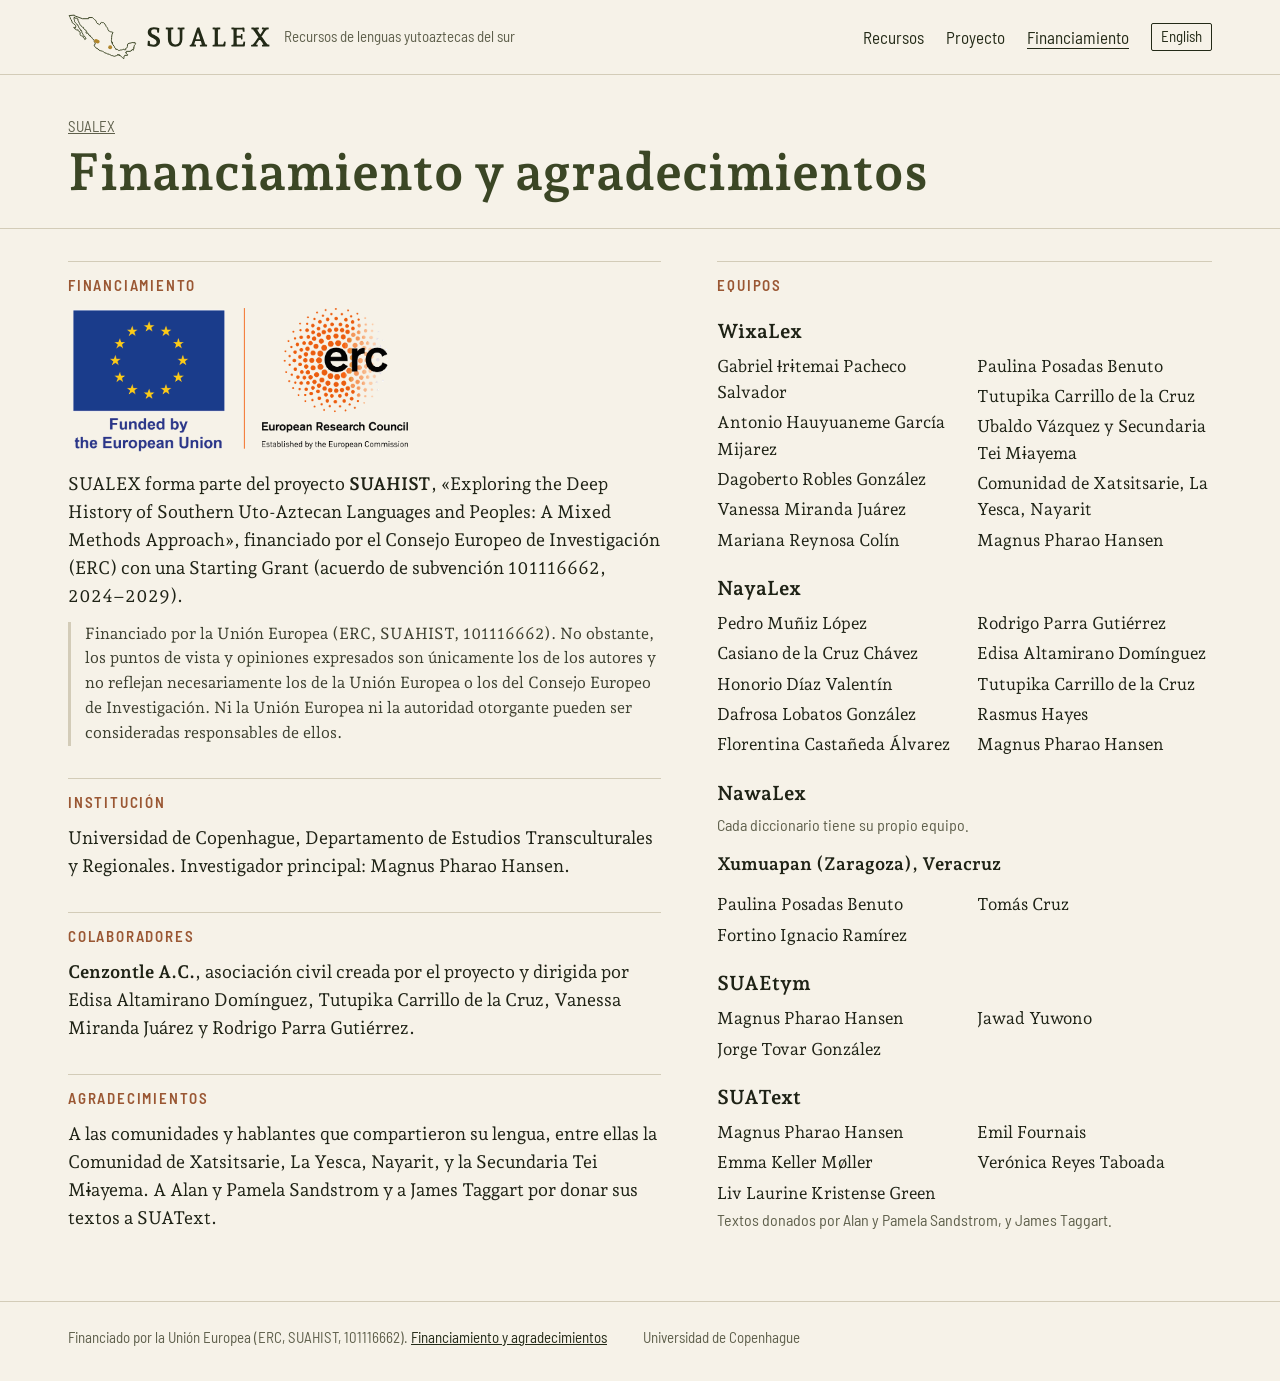
<file: financiamiento/index.html>
<!doctype html>
<html lang="es">
<head>
<meta charset="utf-8">
<meta name="viewport" content="width=device-width, initial-scale=1">
<meta name="robots" content="noindex, nofollow"><!-- remove at launch -->
<title>Financiamiento y agradecimientos · SUALEX</title>
<meta name="description" content="Diccionarios, datos y textos de acceso abierto para el wixárika, el naayeri y las lenguas nahuas, del proyecto ERC SUAHIST.">
<link rel="alternate" hreflang="es" href="https://sualex.org/financiamiento/">
<link rel="alternate" hreflang="en" href="https://sualex.org/en/funding/">
<link rel="alternate" hreflang="x-default" href="https://sualex.org/financiamiento/">
<link rel="icon" href="../assets/img/favicon.svg" type="image/svg+xml">
<link rel="icon" href="../assets/img/favicon-32.png" sizes="32x32" type="image/png">
<link rel="apple-touch-icon" href="../assets/img/apple-touch-icon.png">
<link rel="preload" href="../assets/fonts/andada-pro-latin-400-normal.woff2" as="font" type="font/woff2" crossorigin>
<link rel="stylesheet" href="../assets/site.css">
<meta property="og:title" content="Financiamiento y agradecimientos · SUALEX">
<meta property="og:description" content="Diccionarios, datos y textos de acceso abierto para el wixárika, el naayeri y las lenguas nahuas, del proyecto ERC SUAHIST.">
<meta property="og:type" content="website">
</head>
<body>
<a class="skip" href="#main">Ir al contenido</a>
<header class="site-h"><div class="wrap">
  <a class="brand" href="../"><img class="logo" src="../assets/img/logos/logo-sualex-horizontal.svg" width="736" height="166" alt="SUALEX"><span>Recursos de lenguas yutoaztecas del sur</span></a>
  <nav aria-label="Recursos">
    <a href="../#recursos">Recursos</a>
    <a href="../proyecto/">Proyecto</a>
    <a href="../financiamiento/" aria-current="page">Financiamiento</a>
    <a class="lang" href="../en/funding/" hreflang="en" lang="en" title="Switch to English">English</a>
  </nav>
</div></header>
<main id="main">
  <section class="page-h"><div class="wrap">
    <p class="crumb"><a href="../">SUALEX</a></p>
    <h1>Financiamiento y agradecimientos</h1>
  </div></section>
  <section class="content"><div class="wrap">
    <div class="cols">
      <div>
        <h2>Financiamiento</h2>
        <div class="logos"><img src="../assets/img/eu-erc-funded.png" width="1000" height="431" alt="Financiado por la Unión Europea. Consejo Europeo de Investigación (ERC)"></div>
        <p>SUALEX forma parte del proyecto <b>SUAHIST</b>, «Exploring the Deep History of Southern Uto-Aztecan Languages and Peoples: A Mixed Methods Approach», financiado por el Consejo Europeo de Investigación (ERC) con una Starting Grant (acuerdo de subvención 101116662, 2024–2029).</p>
        <p class="disc">Financiado por la Unión Europea (ERC, SUAHIST, 101116662). No obstante, los puntos de vista y opiniones expresados son únicamente los de los autores y no reflejan necesariamente los de la Unión Europea o los del Consejo Europeo de Investigación. Ni la Unión Europea ni la autoridad otorgante pueden ser consideradas responsables de ellos.</p>
        <h2>Institución</h2>
        <p>Universidad de Copenhague, Departamento de Estudios Transculturales y Regionales. Investigador principal: Magnus Pharao Hansen.</p>
        <h2>Colaboradores</h2>
        <p><b>Cenzontle A.C.</b>, asociación civil creada por el proyecto y dirigida por Edisa Altamirano Domínguez, Tutupika Carrillo de la Cruz, Vanessa Miranda Juárez y Rodrigo Parra Gutiérrez.</p>
        <h2>Agradecimientos</h2>
        <p>A las comunidades y hablantes que compartieron su lengua, entre ellas la Comunidad de Xatsitsarie, La Yesca, Nayarit, y la Secundaria Tei Mɨayema. A Alan y Pamela Sandstrom y a James Taggart por donar sus textos a SUAText.</p>
      </div>
      <div>
        <h2>Equipos</h2>
        <h3>WixaLex</h3><ul class="team"><li>Gabriel Ɨrɨtemai Pacheco Salvador</li><li>Antonio Hauyuaneme García Mijarez</li><li>Dagoberto Robles González</li><li>Vanessa Miranda Juárez</li><li>Mariana Reynosa Colín</li><li>Paulina Posadas Benuto</li><li>Tutupika Carrillo de la Cruz</li><li>Ubaldo Vázquez y Secundaria Tei Mɨayema</li><li>Comunidad de Xatsitsarie, La Yesca, Nayarit</li><li>Magnus Pharao Hansen</li></ul>
        <h3>NayaLex</h3><ul class="team"><li>Pedro Muñiz López</li><li>Casiano de la Cruz Chávez</li><li>Honorio Díaz Valentín</li><li>Dafrosa Lobatos González</li><li>Florentina Castañeda Álvarez</li><li>Rodrigo Parra Gutiérrez</li><li>Edisa Altamirano Domínguez</li><li>Tutupika Carrillo de la Cruz</li><li>Rasmus Hayes</li><li>Magnus Pharao Hansen</li></ul>
        <h3>NawaLex</h3><p class="note">Cada diccionario tiene su propio equipo.</p><p><b>Xumuapan (Zaragoza), Veracruz</b></p><ul class="team"><li>Paulina Posadas Benuto</li><li>Fortino Ignacio Ramírez</li><li>Tomás Cruz</li></ul>
        <h3>SUAEtym</h3><ul class="team"><li>Magnus Pharao Hansen</li><li>Jorge Tovar González</li><li>Jawad Yuwono</li></ul>
        <h3>SUAText</h3><ul class="team"><li>Magnus Pharao Hansen</li><li>Emma Keller Møller</li><li>Liv Laurine Kristense Green</li><li>Emil Fournais</li><li>Verónica Reyes Taboada</li></ul><p class="note">Textos donados por Alan y Pamela Sandstrom, y James Taggart.</p>
      </div>
    </div>
  </div></section>
</main>
<footer class="site-f"><div class="wrap">
  <span>Financiado por la Unión Europea (ERC, SUAHIST, 101116662). <a href="../financiamiento/">Financiamiento y agradecimientos</a></span>
  <span>Universidad de Copenhague</span>
  
</div></footer>
</body>
</html>
</file>
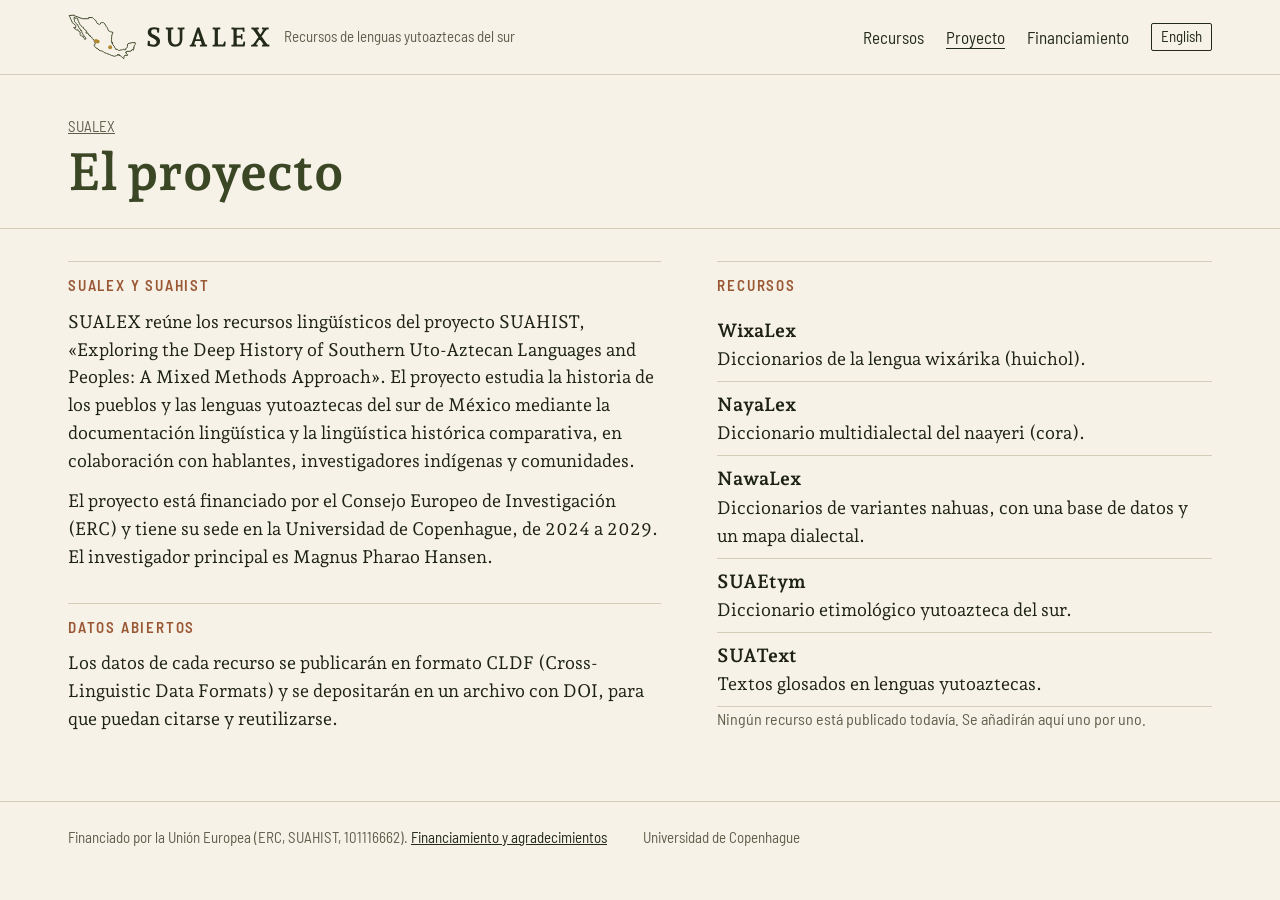
<file: proyecto/index.html>
<!doctype html>
<html lang="es">
<head>
<meta charset="utf-8">
<meta name="viewport" content="width=device-width, initial-scale=1">
<meta name="robots" content="noindex, nofollow"><!-- remove at launch -->
<title>Proyecto · SUALEX</title>
<meta name="description" content="Diccionarios, datos y textos de acceso abierto para el wixárika, el naayeri y las lenguas nahuas, del proyecto ERC SUAHIST.">
<link rel="alternate" hreflang="es" href="https://sualex.org/proyecto/">
<link rel="alternate" hreflang="en" href="https://sualex.org/en/project/">
<link rel="alternate" hreflang="x-default" href="https://sualex.org/proyecto/">
<link rel="icon" href="../assets/img/favicon.svg" type="image/svg+xml">
<link rel="icon" href="../assets/img/favicon-32.png" sizes="32x32" type="image/png">
<link rel="apple-touch-icon" href="../assets/img/apple-touch-icon.png">
<link rel="preload" href="../assets/fonts/andada-pro-latin-400-normal.woff2" as="font" type="font/woff2" crossorigin>
<link rel="stylesheet" href="../assets/site.css">
<meta property="og:title" content="Proyecto · SUALEX">
<meta property="og:description" content="Diccionarios, datos y textos de acceso abierto para el wixárika, el naayeri y las lenguas nahuas, del proyecto ERC SUAHIST.">
<meta property="og:type" content="website">
</head>
<body>
<a class="skip" href="#main">Ir al contenido</a>
<header class="site-h"><div class="wrap">
  <a class="brand" href="../"><img class="logo" src="../assets/img/logos/logo-sualex-horizontal.svg" width="736" height="166" alt="SUALEX"><span>Recursos de lenguas yutoaztecas del sur</span></a>
  <nav aria-label="Recursos">
    <a href="../#recursos">Recursos</a>
    <a href="../proyecto/" aria-current="page">Proyecto</a>
    <a href="../financiamiento/">Financiamiento</a>
    <a class="lang" href="../en/project/" hreflang="en" lang="en" title="Switch to English">English</a>
  </nav>
</div></header>
<main id="main">
  <section class="page-h"><div class="wrap">
    <p class="crumb"><a href="../">SUALEX</a></p>
    <h1>El proyecto</h1>
  </div></section>
  <section class="content"><div class="wrap">
    <div class="cols">
      <div>
        <h2>SUALEX y SUAHIST</h2>
        <p>SUALEX reúne los recursos lingüísticos del proyecto SUAHIST, «Exploring the Deep History of Southern Uto-Aztecan Languages and Peoples: A Mixed Methods Approach». El proyecto estudia la historia de los pueblos y las lenguas yutoaztecas del sur de México mediante la documentación lingüística y la lingüística histórica comparativa, en colaboración con hablantes, investigadores indígenas y comunidades.</p>
        <p>El proyecto está financiado por el Consejo Europeo de Investigación (ERC) y tiene su sede en la Universidad de Copenhague, de 2024 a 2029. El investigador principal es Magnus Pharao Hansen.</p>
        <h2>Datos abiertos</h2>
        <p>Los datos de cada recurso se publicarán en formato CLDF (Cross-Linguistic Data Formats) y se depositarán en un archivo con DOI, para que puedan citarse y reutilizarse.</p>
      </div>
      <div>
        <h2>Recursos</h2>
        <ul class="reslist">
          <li><b>WixaLex</b><br>Diccionarios de la lengua wixárika (huichol).</li>
          <li><b>NayaLex</b><br>Diccionario multidialectal del naayeri (cora).</li>
          <li><b>NawaLex</b><br>Diccionarios de variantes nahuas, con una base de datos y un mapa dialectal.</li>
          <li><b>SUAEtym</b><br>Diccionario etimológico yutoazteca del sur.</li>
          <li><b>SUAText</b><br>Textos glosados en lenguas yutoaztecas.</li>
        </ul>
        <p class="note">Ningún recurso está publicado todavía. Se añadirán aquí uno por uno.</p>
      </div>
    </div>
  </div></section>
</main>
<footer class="site-f"><div class="wrap">
  <span>Financiado por la Unión Europea (ERC, SUAHIST, 101116662). <a href="../financiamiento/">Financiamiento y agradecimientos</a></span>
  <span>Universidad de Copenhague</span>
  
</div></footer>
</body>
</html>
</file>
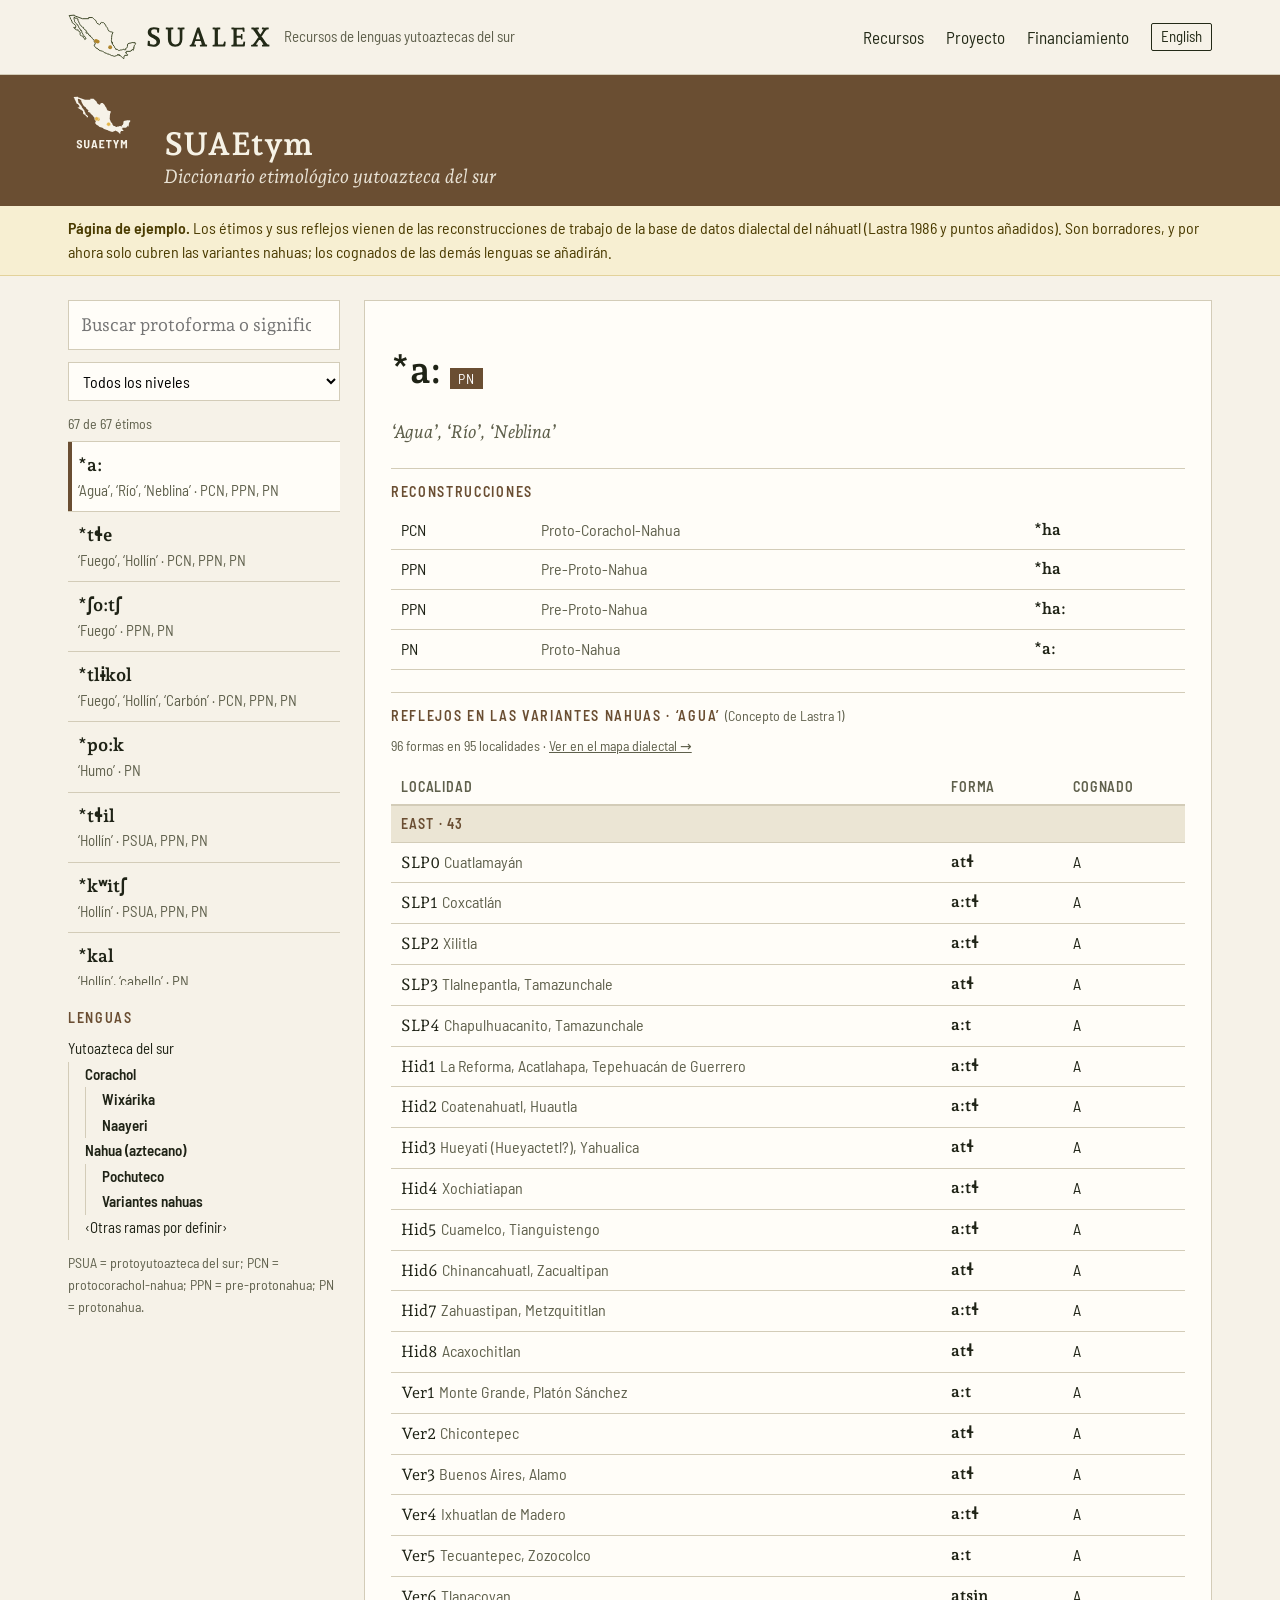
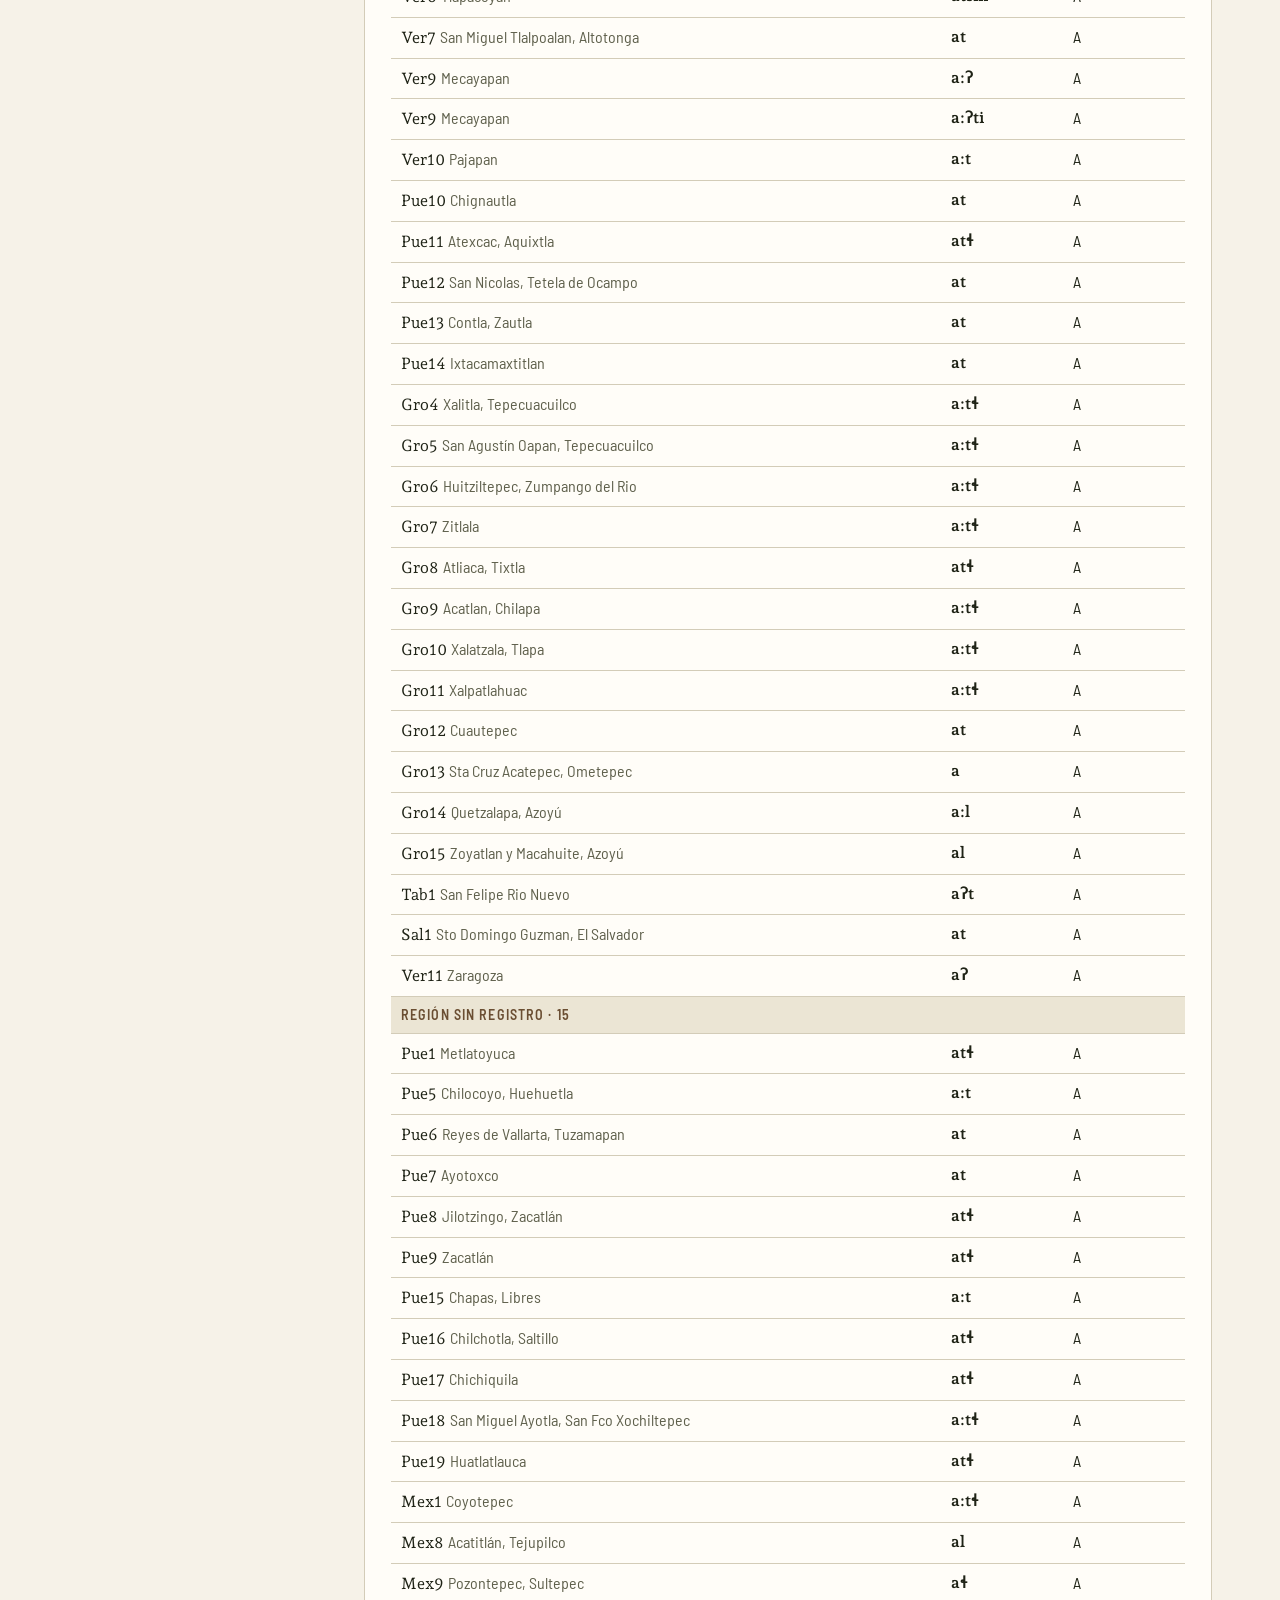
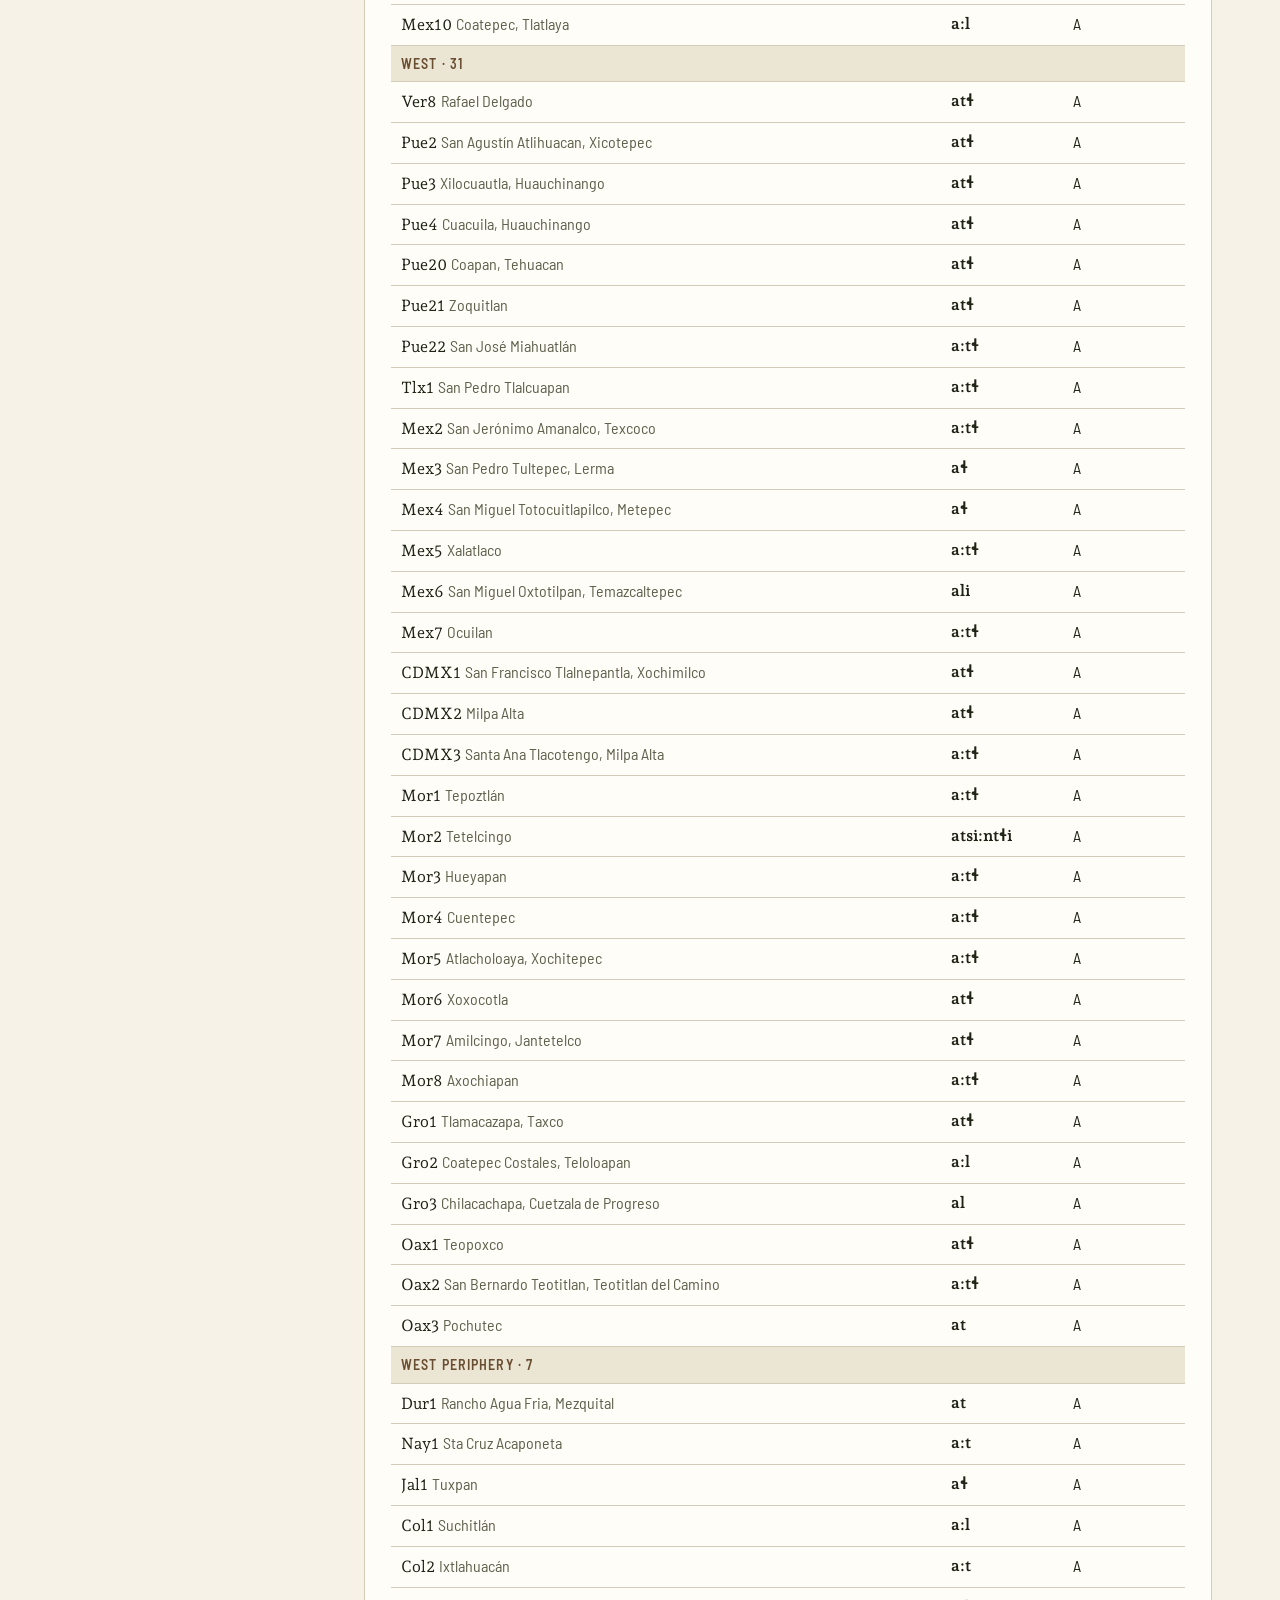
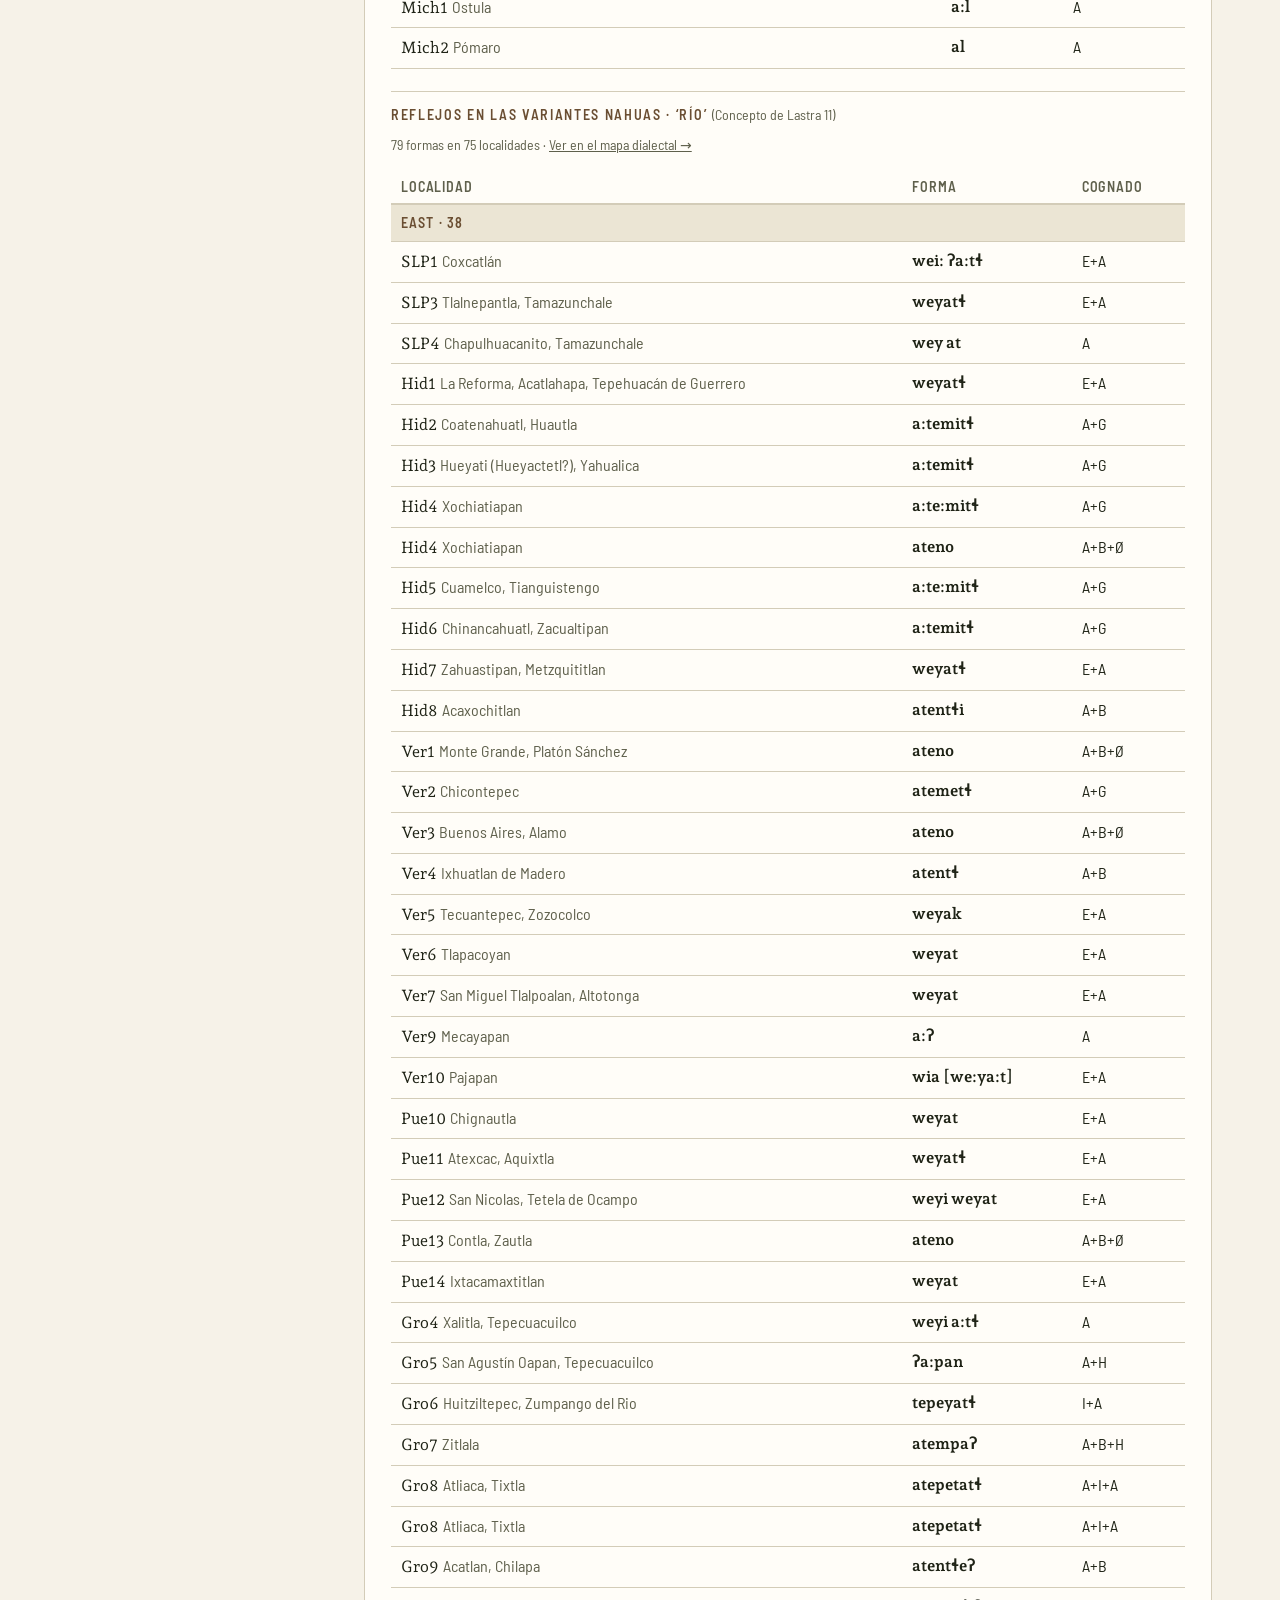
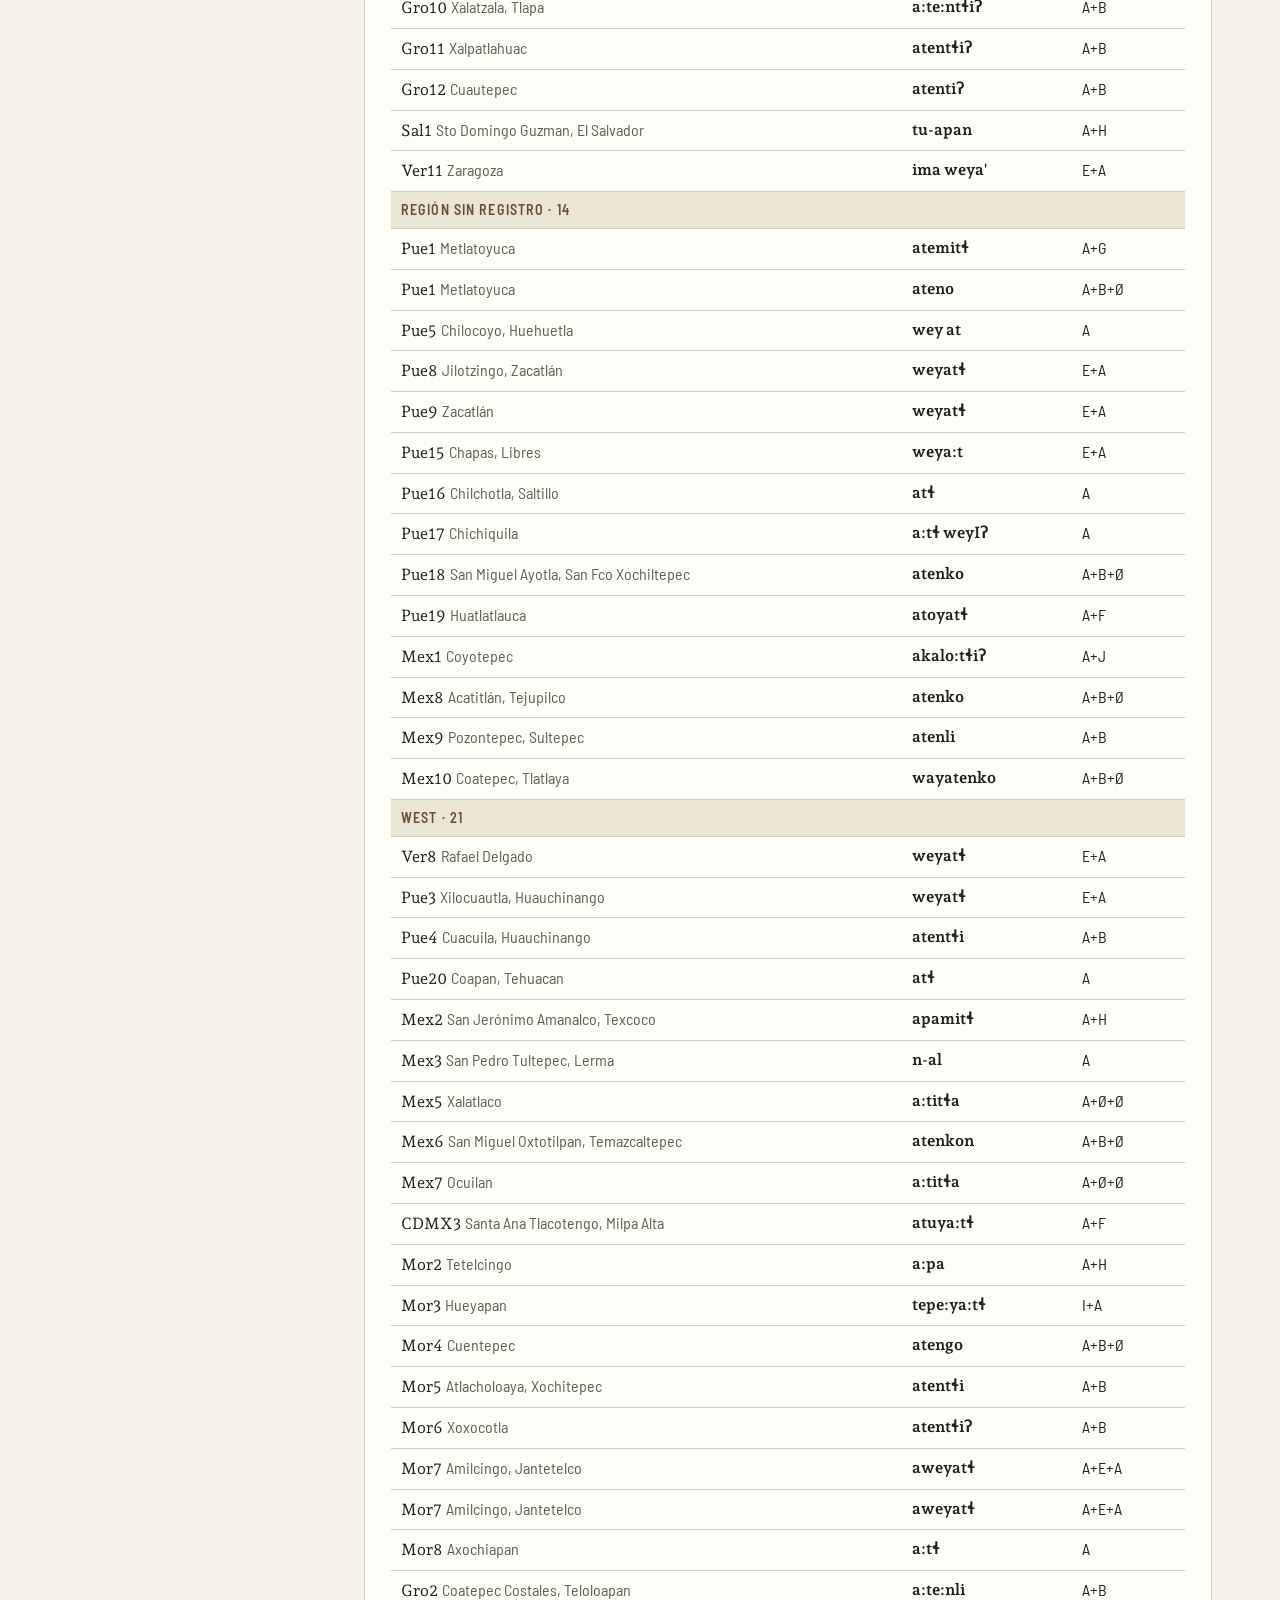
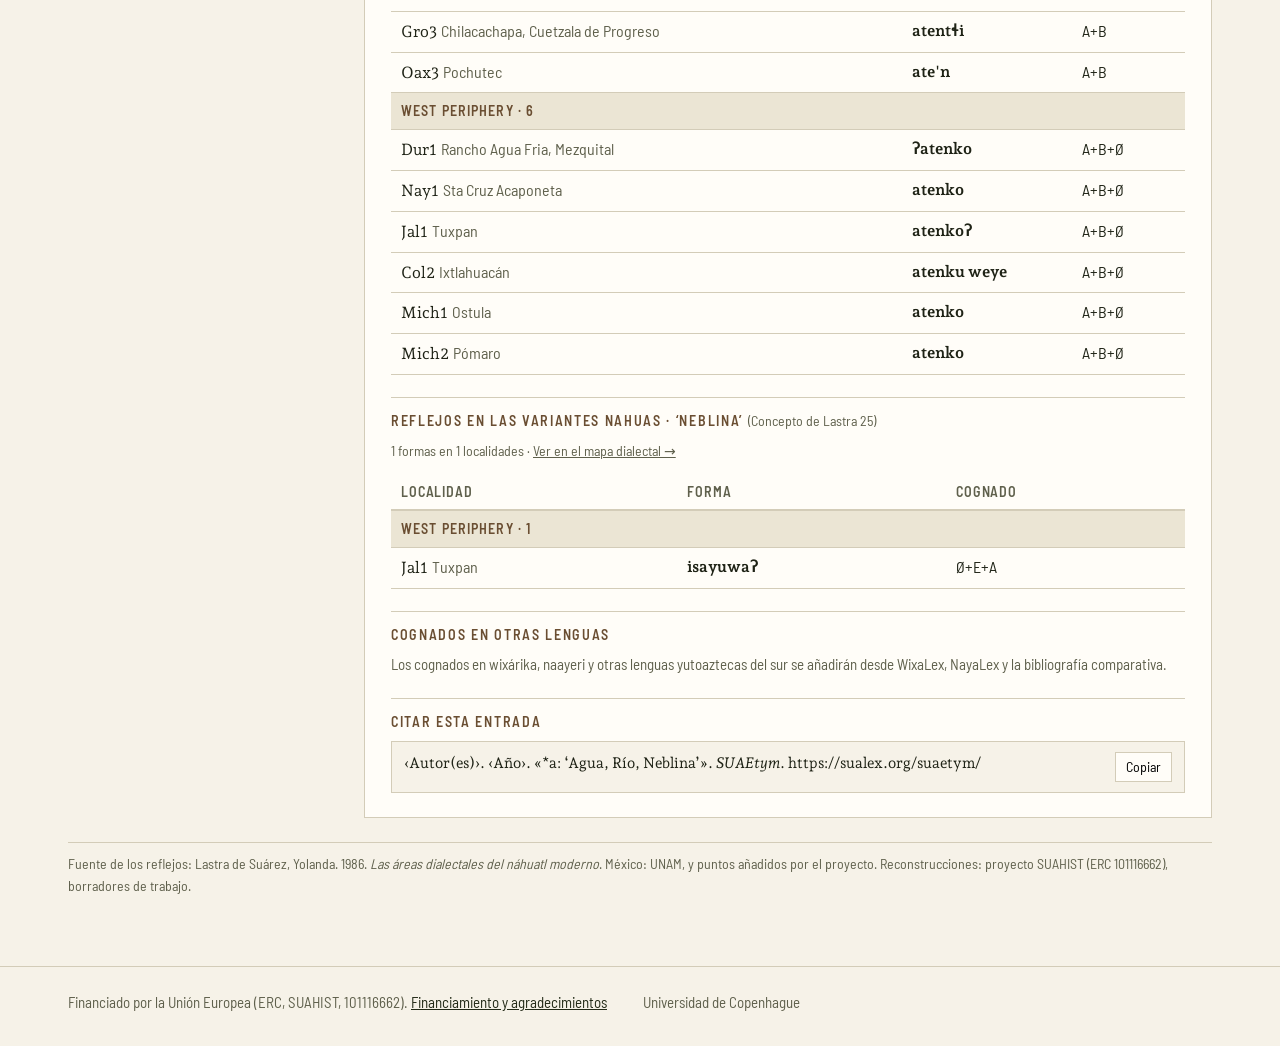
<file: suaetym/index.html>
<!doctype html>
<html lang="es">
<head>
<meta charset="utf-8">
<meta name="viewport" content="width=device-width, initial-scale=1">
<meta name="robots" content="noindex, nofollow"><!-- remove at launch -->
<title>SUAEtym · SUALEX</title>
<meta name="description" content="Diccionarios, datos y textos de acceso abierto para el wixárika, el naayeri y las lenguas nahuas, del proyecto ERC SUAHIST.">
<link rel="alternate" hreflang="es" href="https://sualex.org/suaetym/">
<link rel="alternate" hreflang="en" href="https://sualex.org/en/suaetym/">
<link rel="alternate" hreflang="x-default" href="https://sualex.org/suaetym/">
<link rel="icon" href="../assets/img/favicon.svg" type="image/svg+xml">
<link rel="icon" href="../assets/img/favicon-32.png" sizes="32x32" type="image/png">
<link rel="apple-touch-icon" href="../assets/img/apple-touch-icon.png">
<link rel="preload" href="../assets/fonts/andada-pro-latin-400-normal.woff2" as="font" type="font/woff2" crossorigin>
<link rel="stylesheet" href="../assets/site.css">
<link rel="stylesheet" href="../assets/subsites.css">
<meta property="og:title" content="Proyecto · SUALEX">
<meta property="og:description" content="Diccionarios, datos y textos de acceso abierto para el wixárika, el naayeri y las lenguas nahuas, del proyecto ERC SUAHIST.">
<meta property="og:type" content="website">
</head>
<body>
<a class="skip" href="#main">Ir al contenido</a>
<header class="site-h"><div class="wrap">
  <a class="brand" href="../"><img class="logo" src="../assets/img/logos/logo-sualex-horizontal.svg" width="736" height="166" alt="SUALEX"><span>Recursos de lenguas yutoaztecas del sur</span></a>
  <nav aria-label="Recursos">
    <a href="../#recursos">Recursos</a>
    <a href="../proyecto/">Proyecto</a>
    <a href="../financiamiento/">Financiamiento</a>
    <a class="lang" href="../en/suaetym/" hreflang="en" lang="en" title="Switch to English">English</a>
  </nav>
</div></header>
<main id="main" class="sx suaetym" data-root="../">
  <section class="sub"><div class="wrap">
    <img class="slogo" src="../assets/img/logos/silueta-suaetym.svg" width="288" height="270" alt="">
    <div><h1>SUAEtym</h1><span class="lg">Diccionario etimológico yutoazteca del sur</span></div>
  </div></section>
  <section class="demo"><div class="wrap"><b>Página de ejemplo.</b> Los étimos y sus reflejos vienen de las reconstrucciones de trabajo de la base de datos dialectal del náhuatl (Lastra 1986 y puntos añadidos). Son borradores, y por ahora solo cubren las variantes nahuas; los cognados de las demás lenguas se añadirán.</div></section>
  <div class="wrap view" id="su" data-src="../assets/suaetym/data.json" data-root="../">
    <p class="datanote" id="su-err" hidden><b>No se pudieron cargar los datos.</b></p>
    <div class="etym">
      <div>
        <div class="sbar"><input type="search" id="su-q" placeholder="Buscar protoforma o significado" aria-label="Buscar"></div>
        <div class="sbar"><select id="su-lvl" aria-label="Nivel de reconstrucción" style="width:100%"></select></div>
        <p class="count" id="su-count"></p>
        <ul class="results" id="su-res" style="max-height:34rem;overflow-y:auto"></ul>
        <h3 class="lab" style="font-size:14px;letter-spacing:.12em;text-transform:uppercase;color:var(--umber);margin:22px 0 8px">Lenguas</h3>
        <ul class="tree">
          <li>Yutoazteca del sur<ul>
            <li class="has">Corachol<ul><li>Wixárika</li><li>Naayeri</li></ul></li>
            <li class="has">Nahua (aztecano)<ul><li>Pochuteco</li><li>Variantes nahuas</li></ul></li>
            <li>‹Otras ramas por definir›</li>
          </ul></li>
        </ul>
        <p class="datanote" style="margin-top:12px">PSUA = protoyutoazteca del sur; PCN = protocorachol-nahua; PPN = pre-protonahua; PN = protonahua.</p>
      </div>
      <article class="entry" id="su-entry"></article>
    </div>
    <p class="src">Fuente de los reflejos: Lastra de Suárez, Yolanda. 1986. <i>Las áreas dialectales del náhuatl moderno</i>. México: UNAM, y puntos añadidos por el proyecto. Reconstrucciones: proyecto SUAHIST (ERC 101116662), borradores de trabajo.</p>
  </div>
</main>
<footer class="site-f"><div class="wrap">
  <span>Financiado por la Unión Europea (ERC, SUAHIST, 101116662). <a href="../financiamiento/">Financiamiento y agradecimientos</a></span>
  <span>Universidad de Copenhague</span>
  
</div></footer>
<script src="../assets/suaetym/suaetym.js"></script>
</body>
</html>
</file>
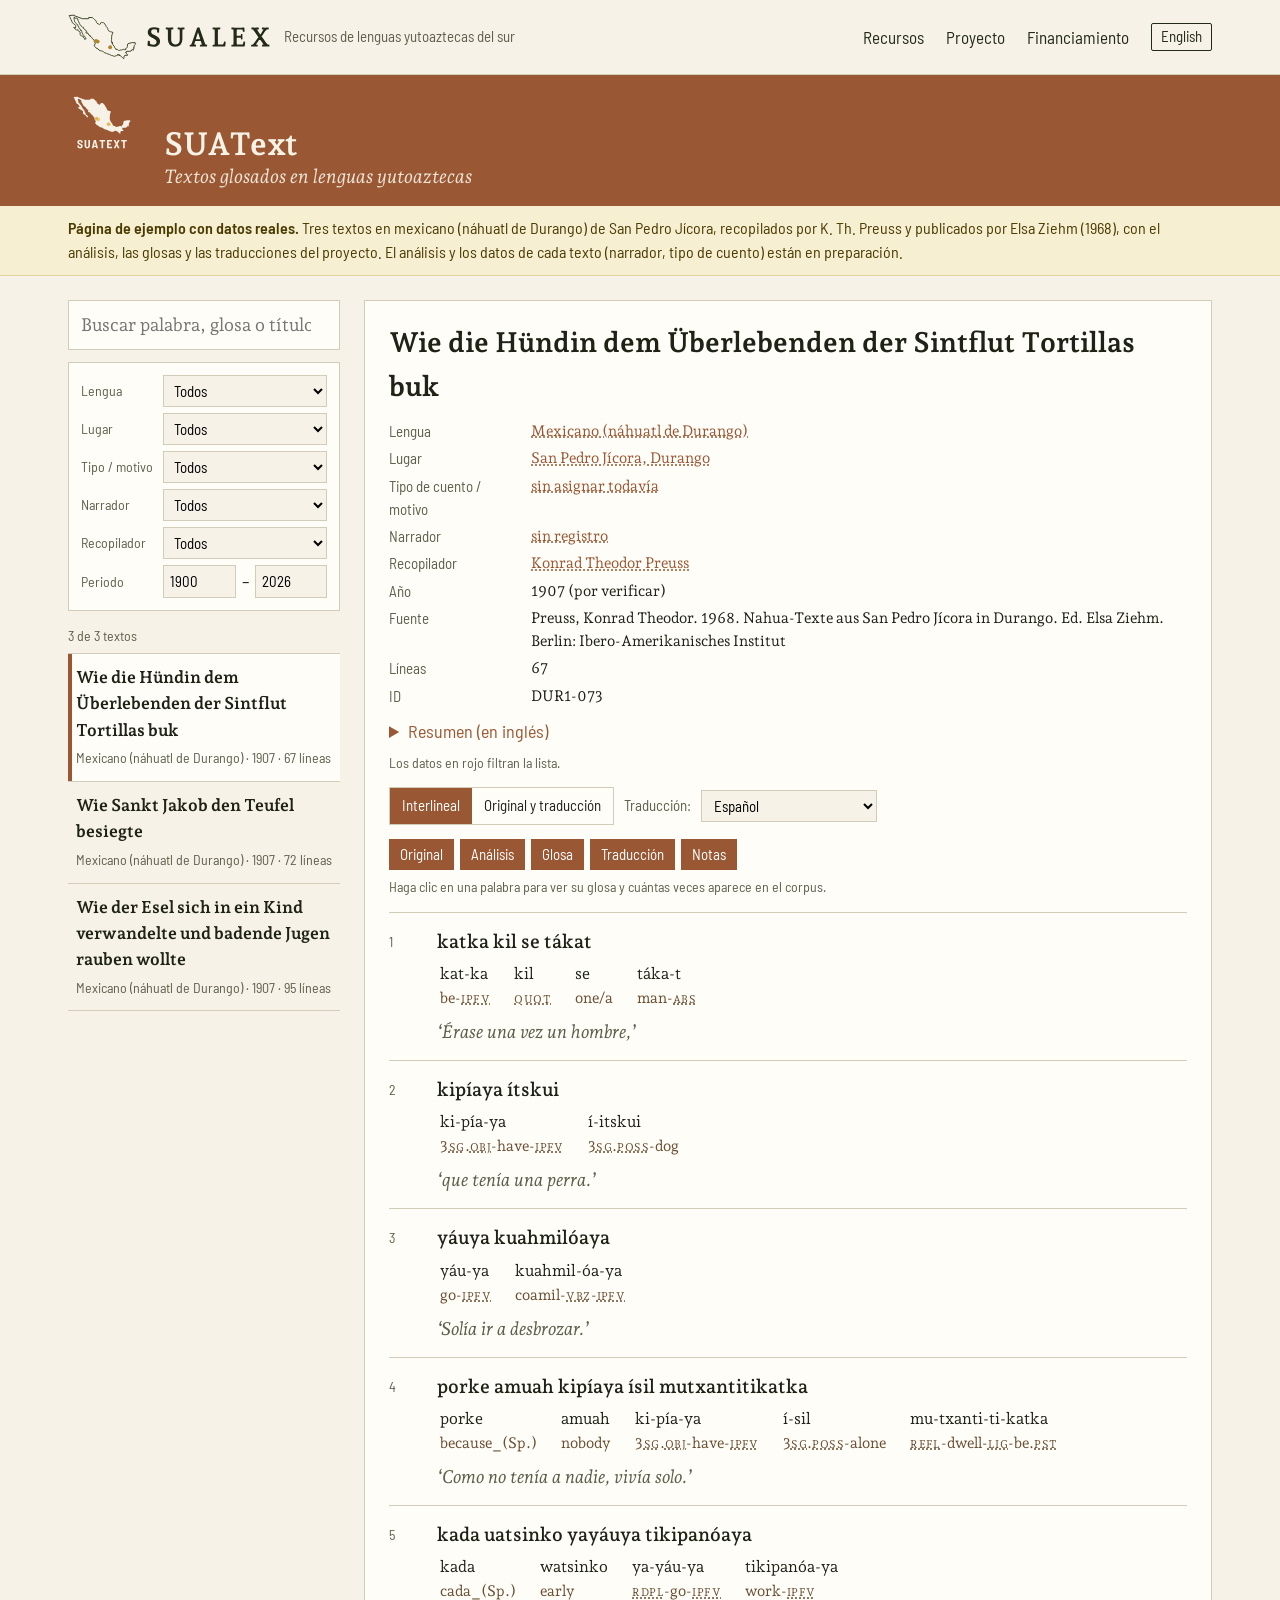
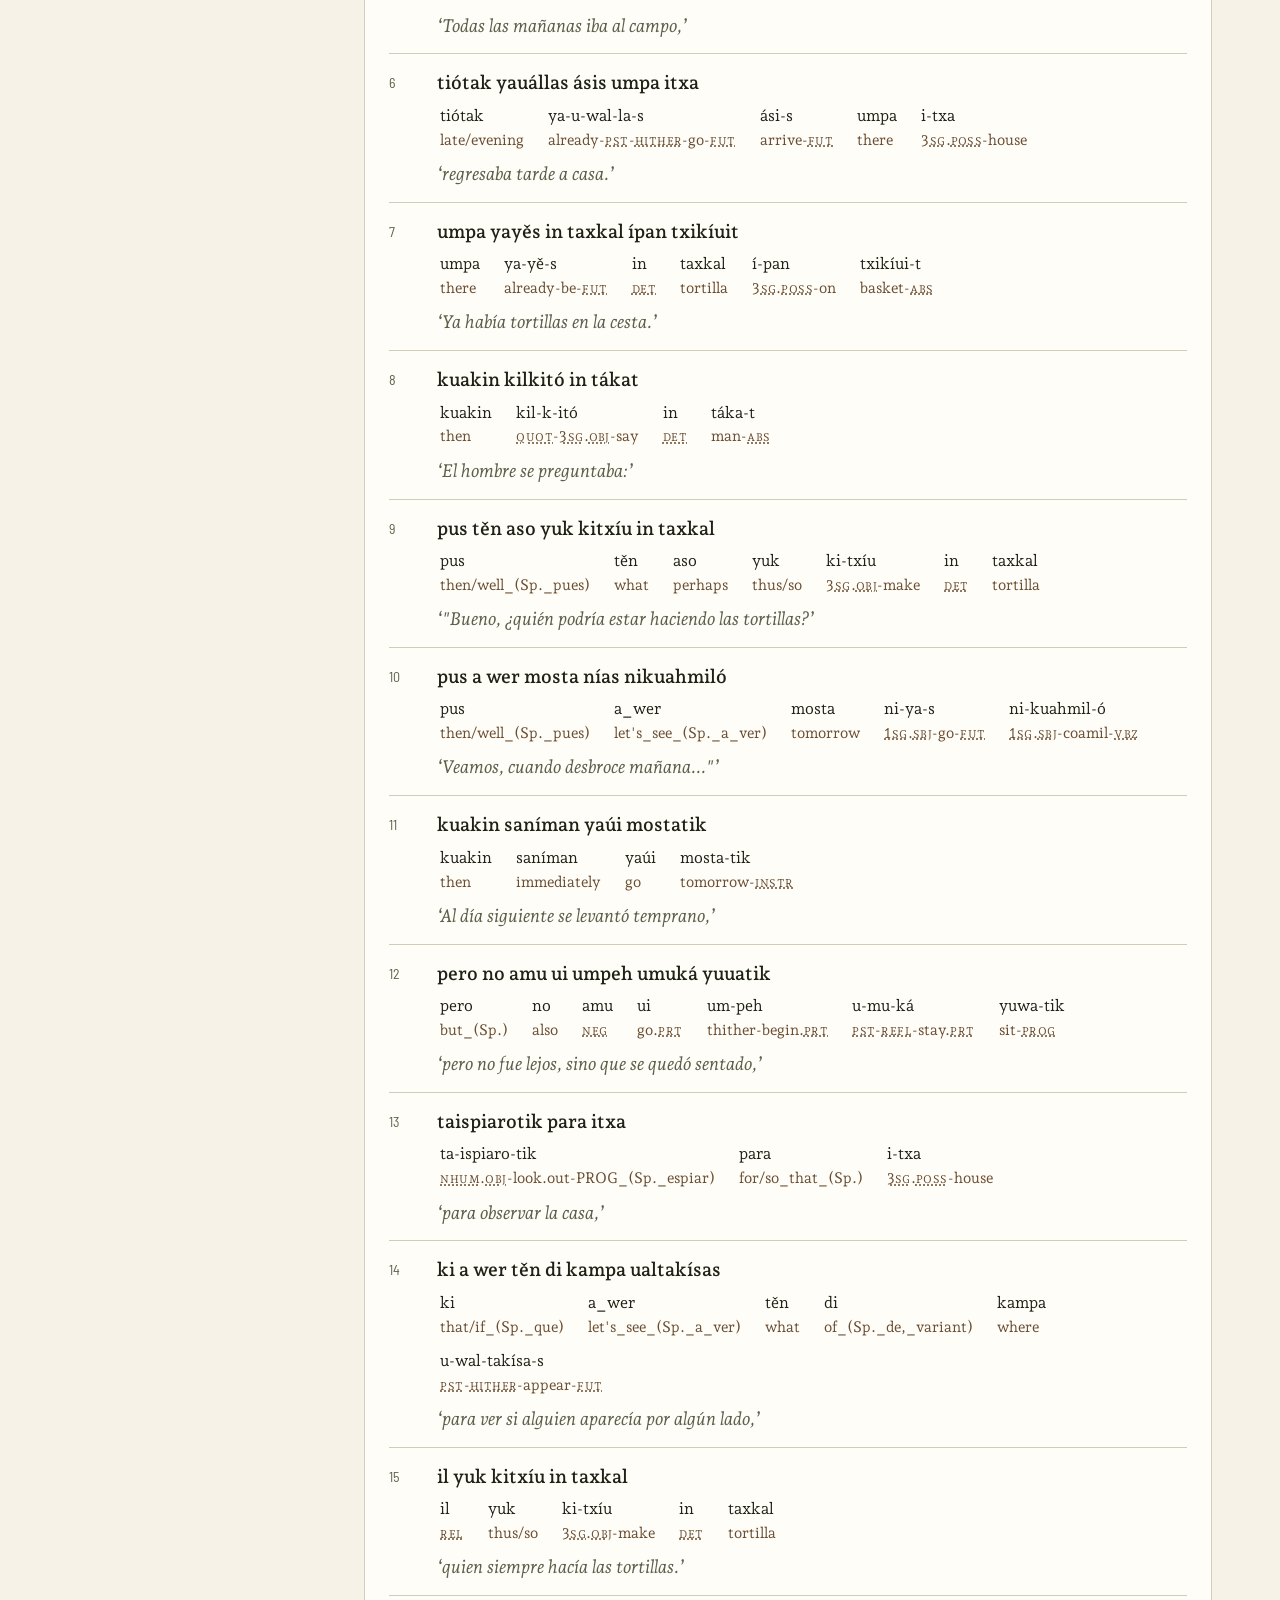
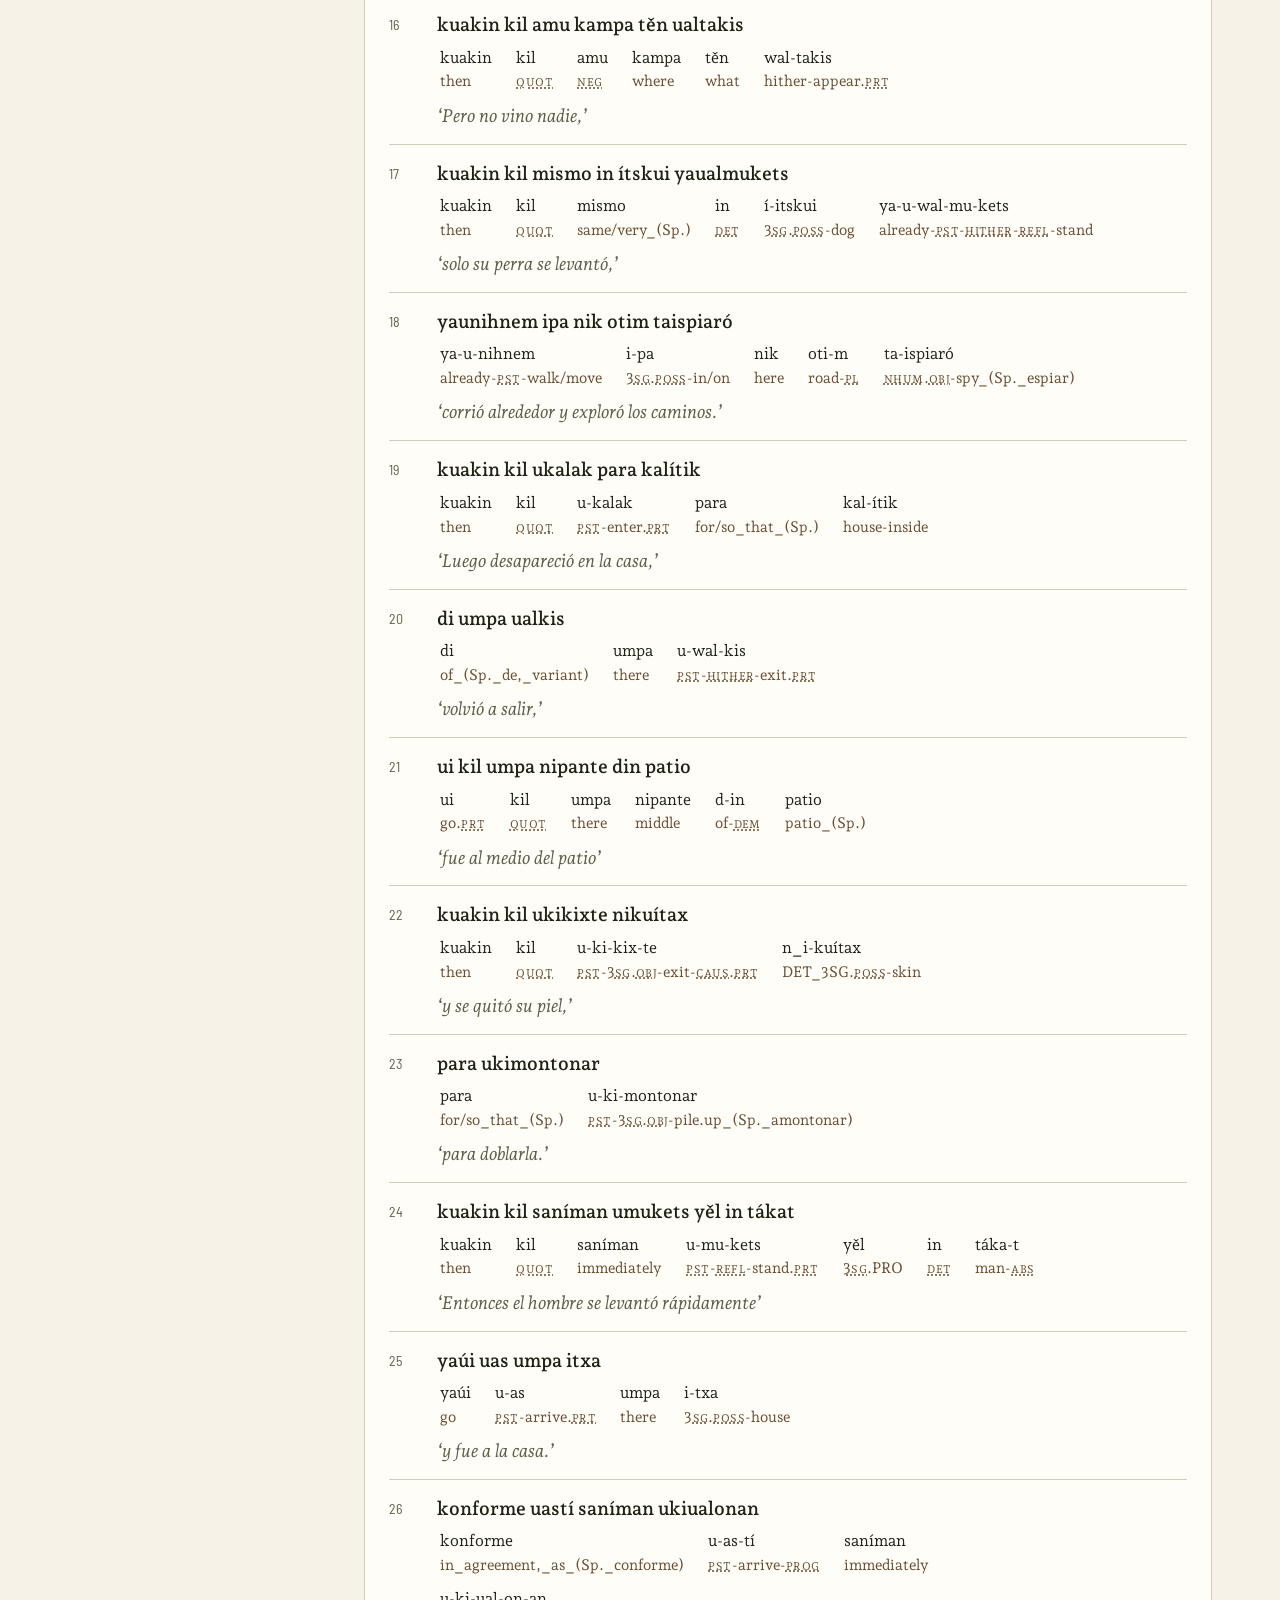
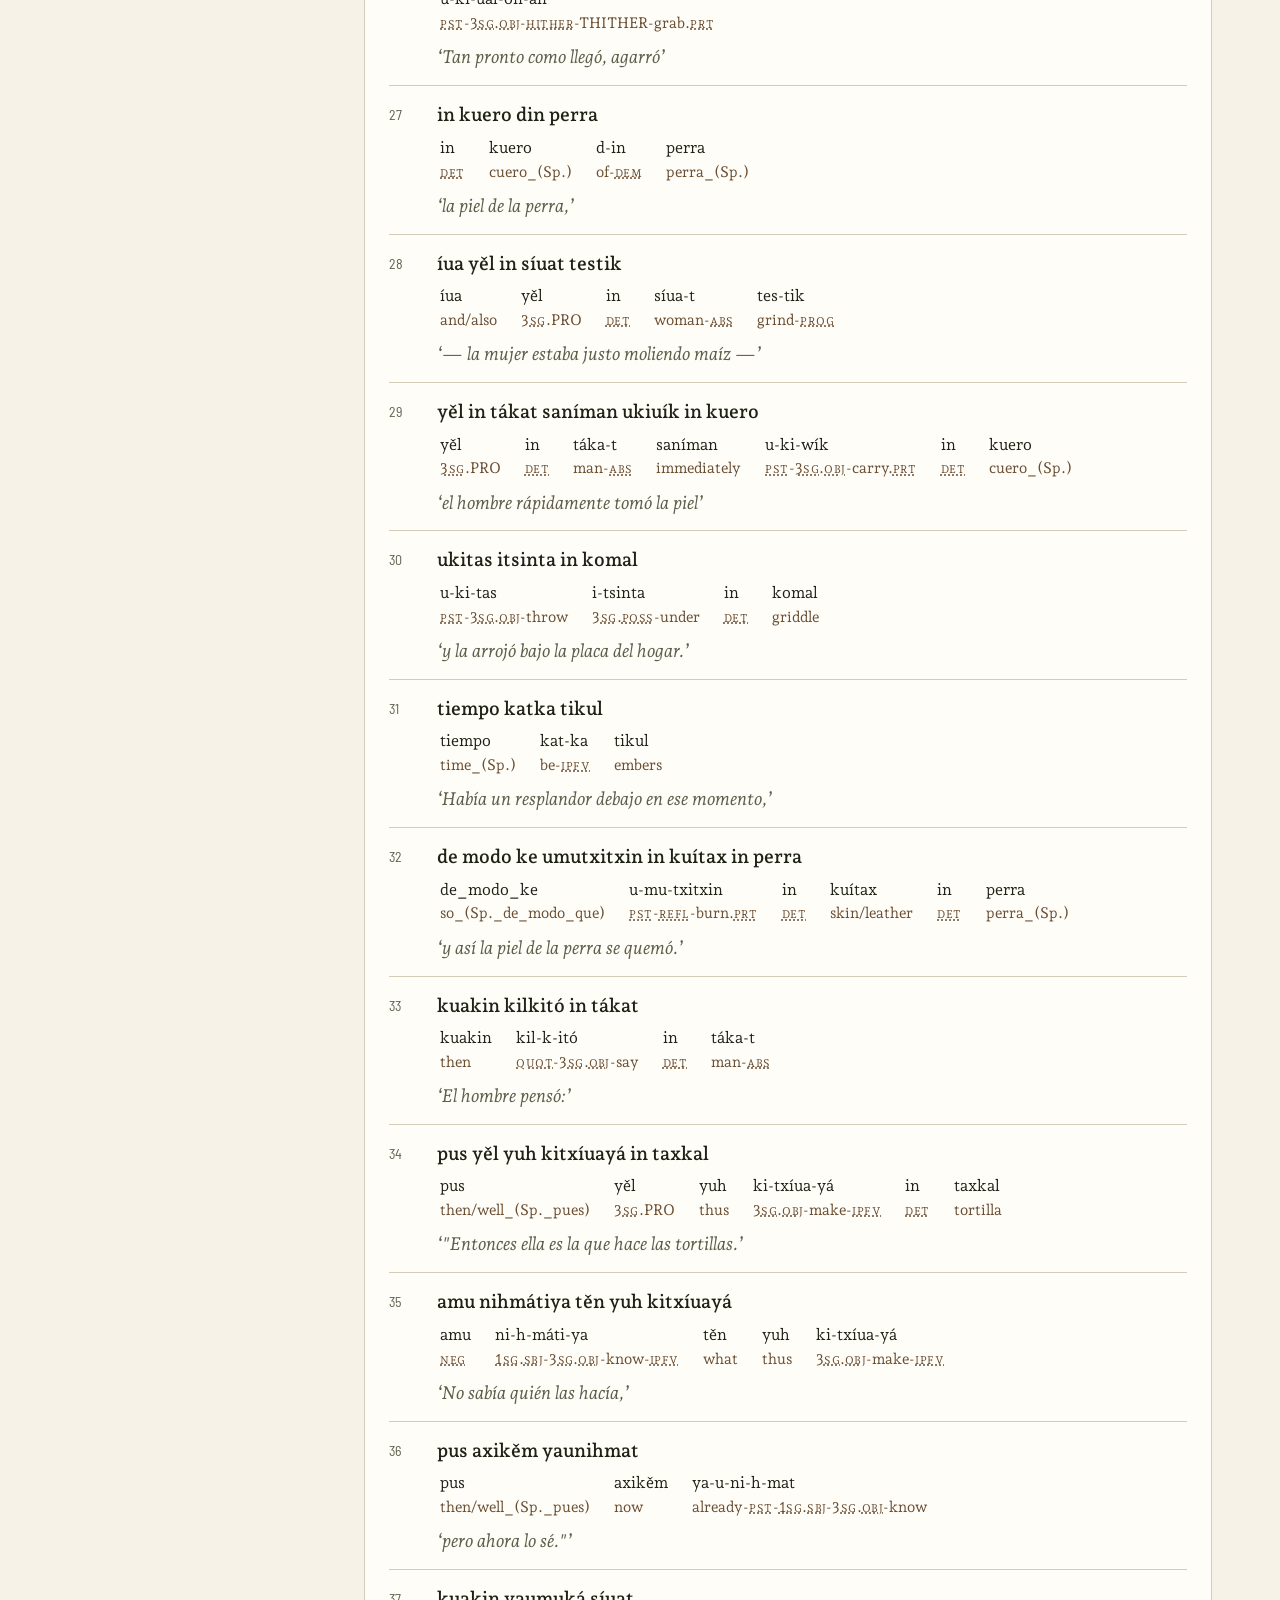
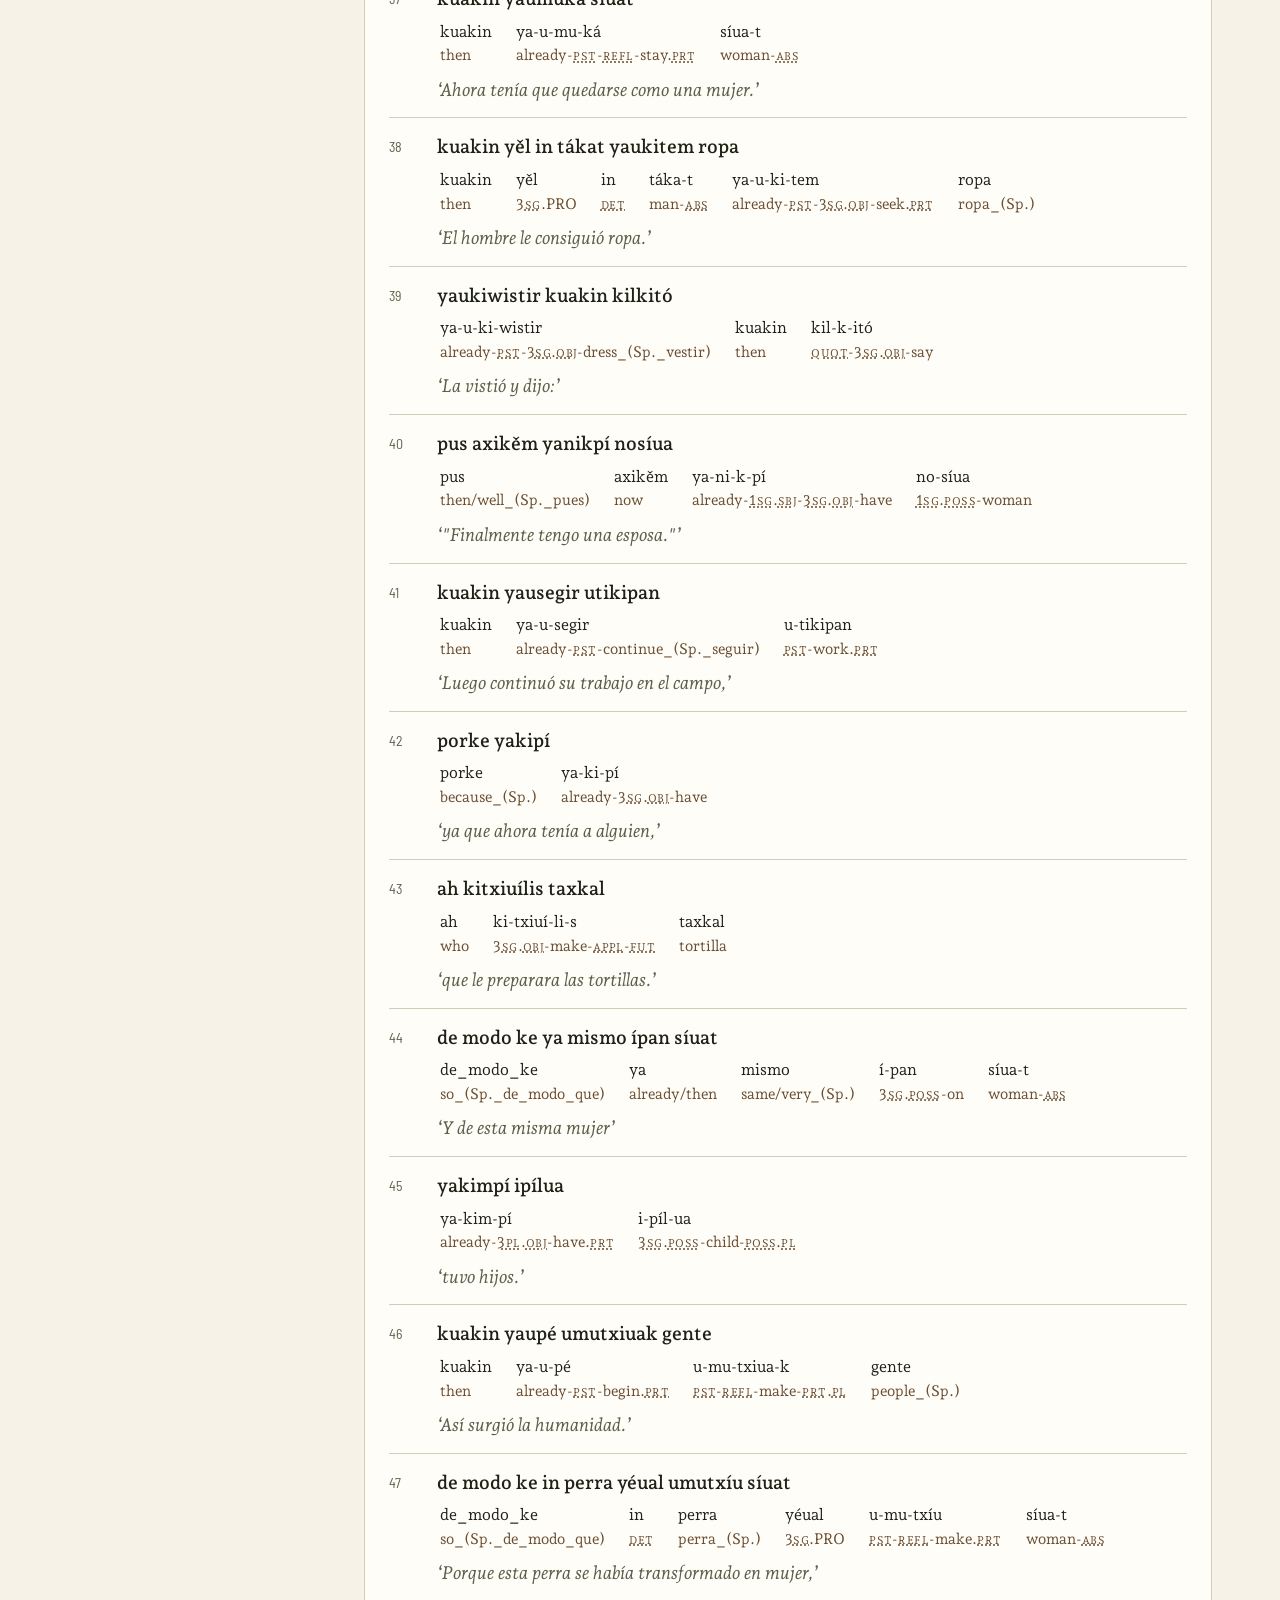
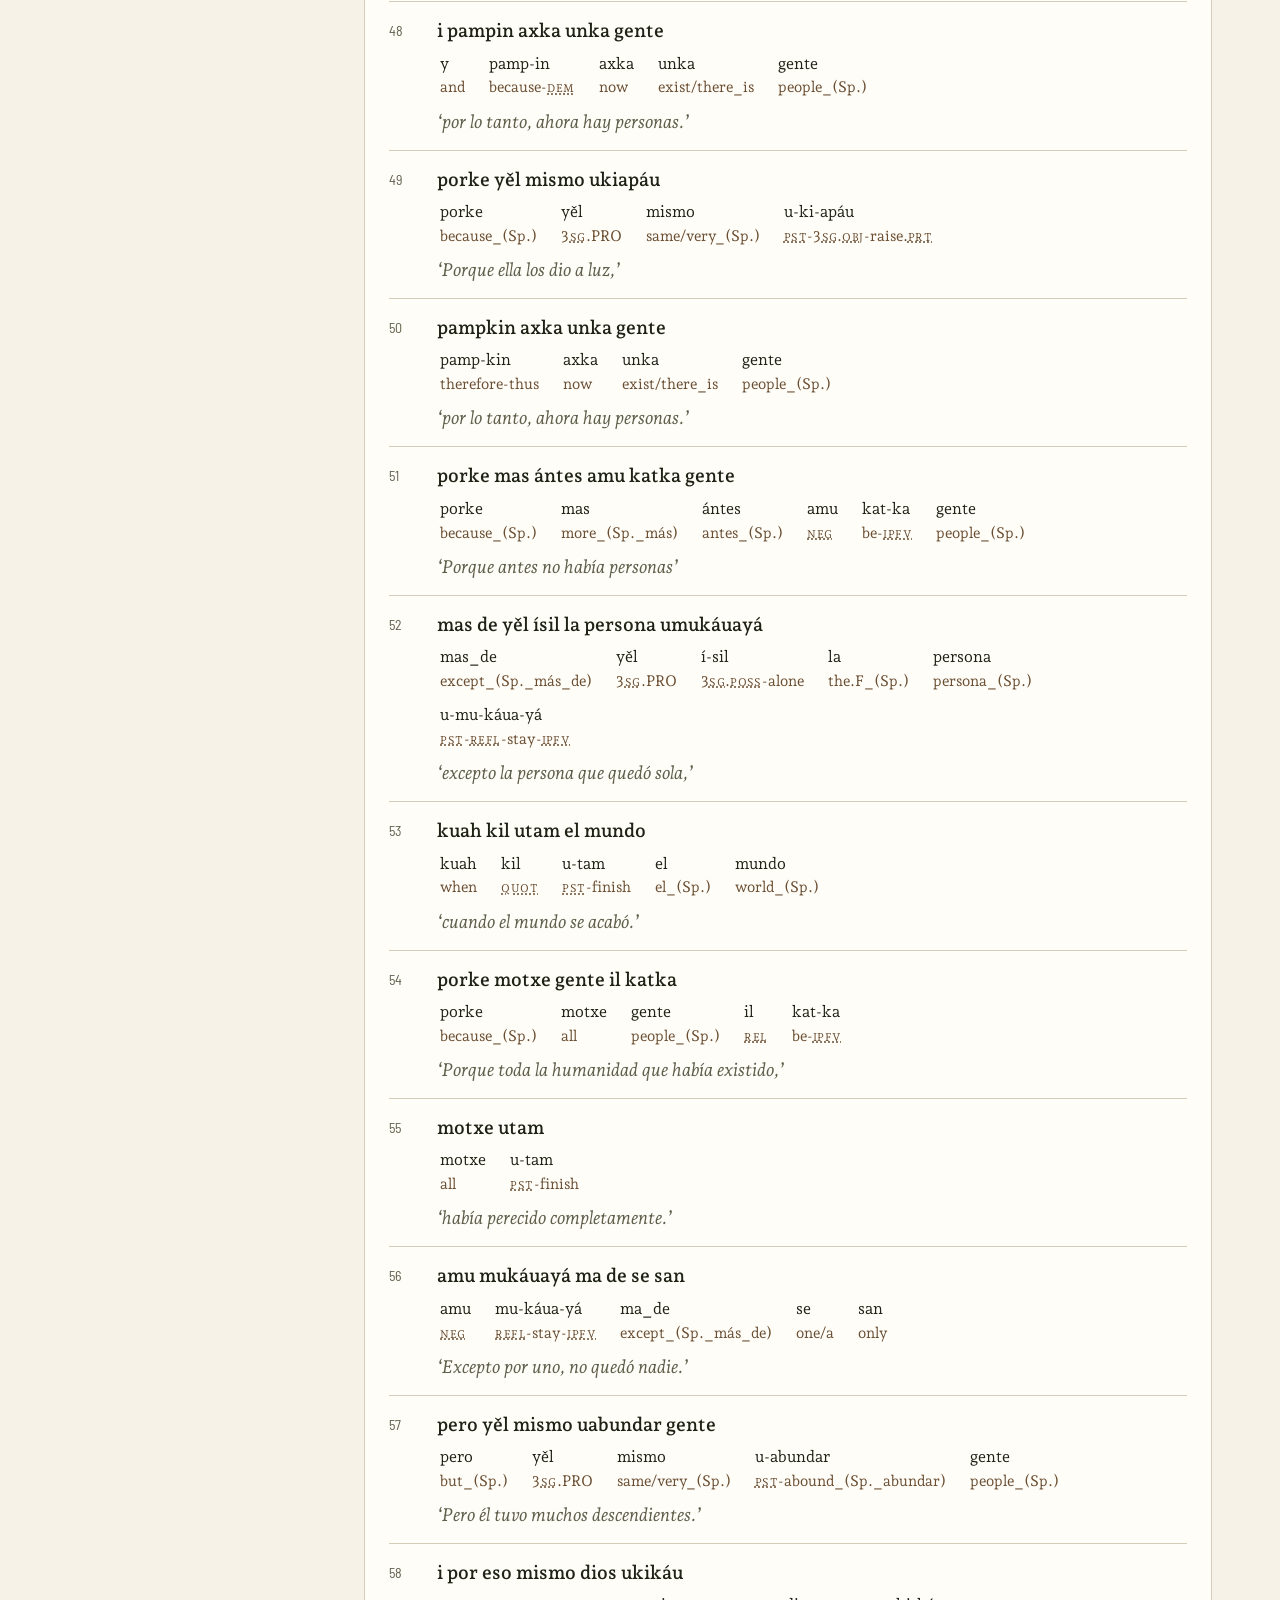
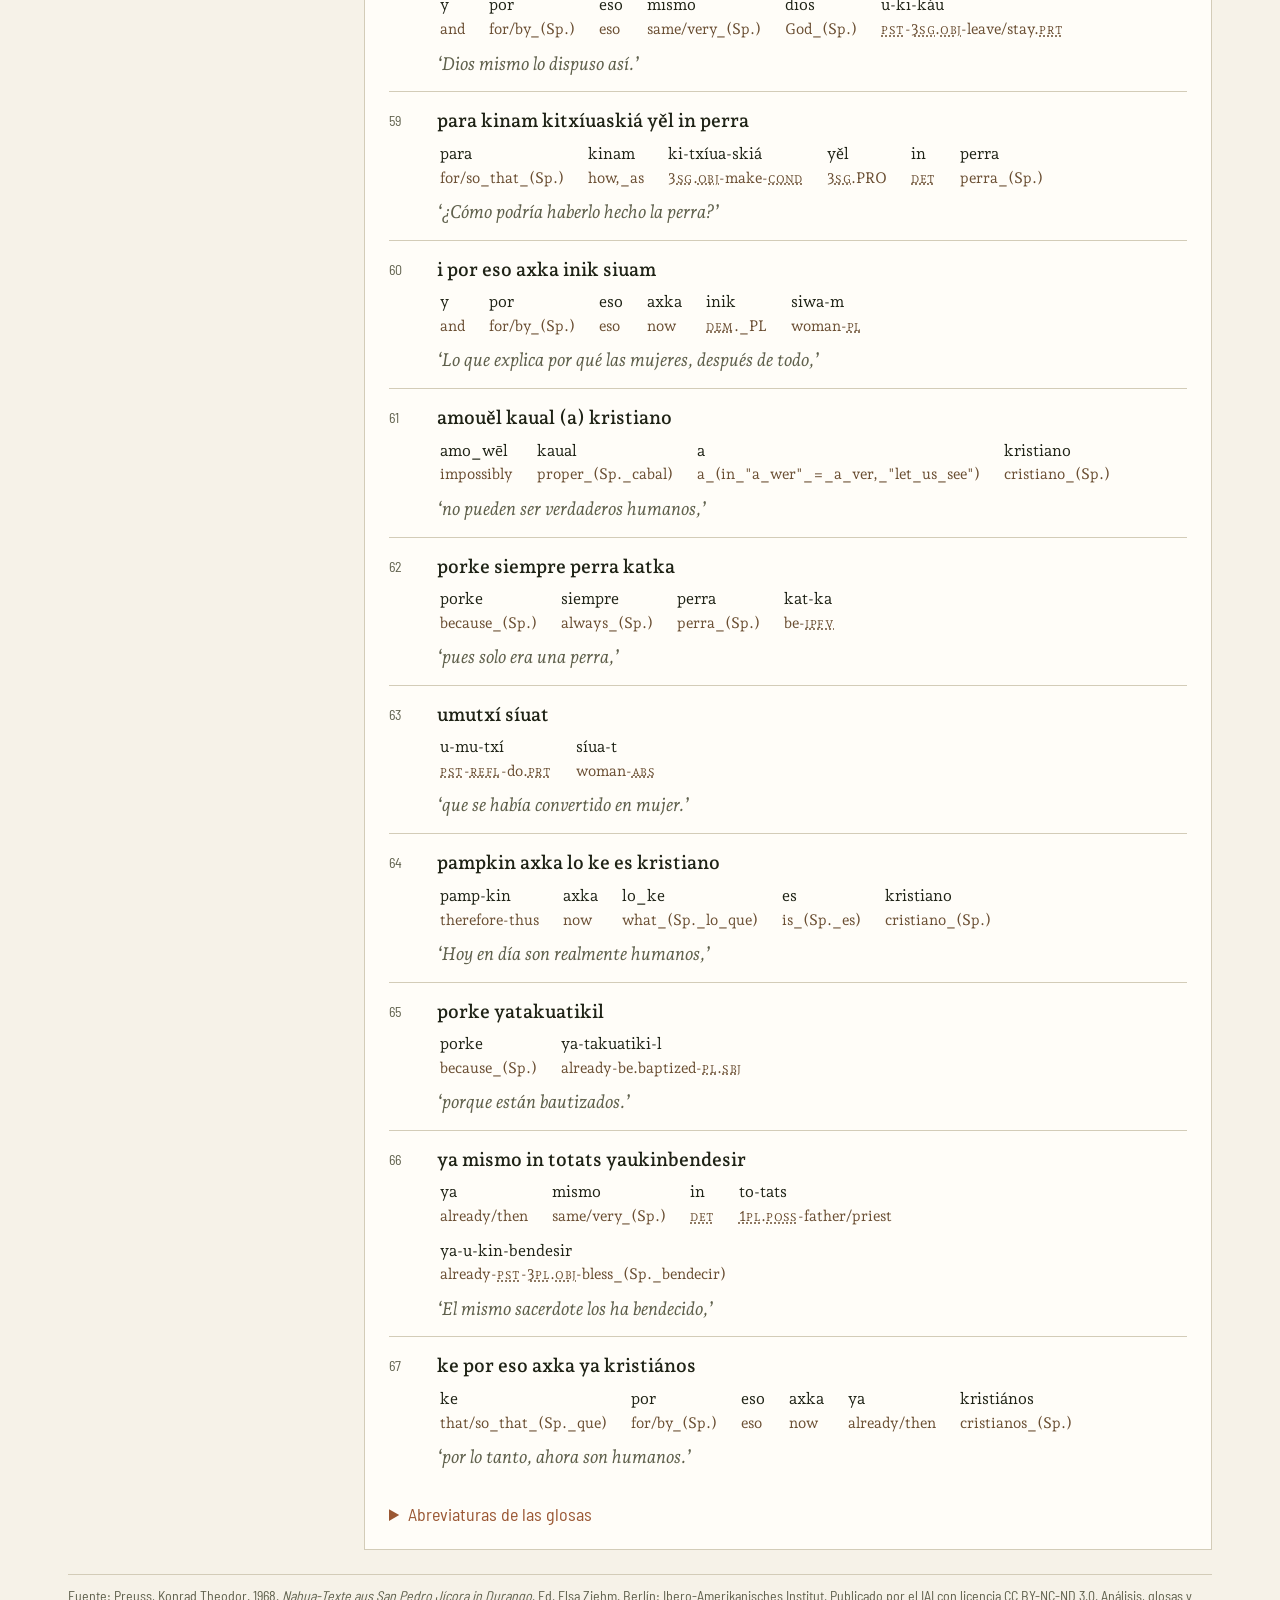
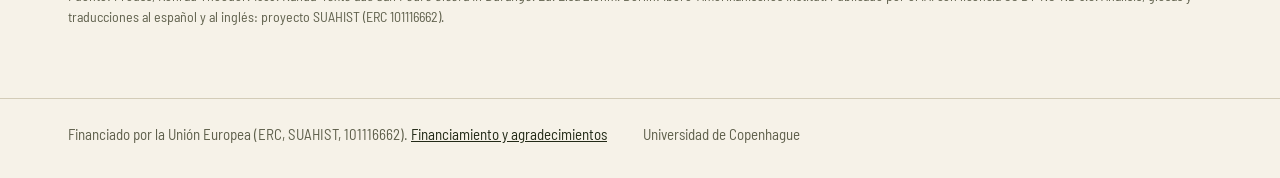
<file: suatext/index.html>
<!doctype html>
<html lang="es">
<head>
<meta charset="utf-8">
<meta name="viewport" content="width=device-width, initial-scale=1">
<meta name="robots" content="noindex, nofollow"><!-- remove at launch -->
<title>SUAText · SUALEX</title>
<meta name="description" content="Diccionarios, datos y textos de acceso abierto para el wixárika, el naayeri y las lenguas nahuas, del proyecto ERC SUAHIST.">
<link rel="alternate" hreflang="es" href="https://sualex.org/suatext/">
<link rel="alternate" hreflang="en" href="https://sualex.org/en/suatext/">
<link rel="alternate" hreflang="x-default" href="https://sualex.org/suatext/">
<link rel="icon" href="../assets/img/favicon.svg" type="image/svg+xml">
<link rel="icon" href="../assets/img/favicon-32.png" sizes="32x32" type="image/png">
<link rel="apple-touch-icon" href="../assets/img/apple-touch-icon.png">
<link rel="preload" href="../assets/fonts/andada-pro-latin-400-normal.woff2" as="font" type="font/woff2" crossorigin>
<link rel="stylesheet" href="../assets/site.css">
<link rel="stylesheet" href="../assets/subsites.css">
<meta property="og:title" content="Proyecto · SUALEX">
<meta property="og:description" content="Diccionarios, datos y textos de acceso abierto para el wixárika, el naayeri y las lenguas nahuas, del proyecto ERC SUAHIST.">
<meta property="og:type" content="website">
</head>
<body>
<a class="skip" href="#main">Ir al contenido</a>
<header class="site-h"><div class="wrap">
  <a class="brand" href="../"><img class="logo" src="../assets/img/logos/logo-sualex-horizontal.svg" width="736" height="166" alt="SUALEX"><span>Recursos de lenguas yutoaztecas del sur</span></a>
  <nav aria-label="Recursos">
    <a href="../#recursos">Recursos</a>
    <a href="../proyecto/">Proyecto</a>
    <a href="../financiamiento/">Financiamiento</a>
    <a class="lang" href="../en/suatext/" hreflang="en" lang="en" title="Switch to English">English</a>
  </nav>
</div></header>
<main id="main" class="sx suatext" data-root="../">
  <section class="sub"><div class="wrap">
    <img class="slogo" src="../assets/img/logos/silueta-suatext.svg" width="288" height="270" alt="">
    <div><h1>SUAText</h1><span class="lg">Textos glosados en lenguas yutoaztecas</span></div>
  </div></section>
  <section class="demo"><div class="wrap"><b>Página de ejemplo con datos reales.</b> Tres textos en mexicano (náhuatl de Durango) de San Pedro Jícora, recopilados por K. Th. Preuss y publicados por Elsa Ziehm (1968), con el análisis, las glosas y las traducciones del proyecto. El análisis y los datos de cada texto (narrador, tipo de cuento) están en preparación.</div></section>
  <div class="wrap view" id="tx" data-src="../assets/suatext/data.json" data-root="../">
    <p class="datanote" id="tx-err" hidden><b>No se pudieron cargar los textos.</b></p>
    <div class="texts">
      <div>
        <div class="sbar"><input type="search" id="tx-q" placeholder="Buscar palabra, glosa o título" aria-label="Buscar en los textos"></div>
        <form class="tfilt" id="tx-filt" aria-label="Filtrar textos">
          <label for="tx-f-lang">Lengua</label><select id="tx-f-lang"></select>
          <label for="tx-f-place">Lugar</label><select id="tx-f-place"></select>
          <label for="tx-f-type">Tipo / motivo</label><select id="tx-f-type"></select>
          <label for="tx-f-narr">Narrador</label><select id="tx-f-narr"></select>
          <label for="tx-f-coll">Recopilador</label><select id="tx-f-coll"></select>
          <label for="tx-f-y0">Periodo</label>
          <span class="yr"><input id="tx-f-y0" type="number" value="1900" min="1500" max="2030" aria-label="Desde el año"> – <input id="tx-f-y1" type="number" value="2026" min="1500" max="2030" aria-label="Hasta el año"></span>
        </form>
        <p class="count" id="tx-count" style="margin-top:14px"></p>
        <ul class="tlist" id="tx-list"></ul>
      </div>
      <article class="reader" id="tx-reader">
        <div id="tx-head"></div>
        <div class="tiers" style="align-items:center;gap:10px">
          <span class="seg" role="group" aria-label="Presentación"><button type="button" id="tx-m1" aria-pressed="true">Interlineal</button><button type="button" id="tx-m2" aria-pressed="false">Original y traducción</button></span>
          <label class="lab" for="tx-tl" style="font-size:15px;color:var(--muted)">Traducción:</label>
          <select id="tx-tl" style="padding:5px 8px;border:1px solid var(--line);background:var(--paper);font-family:var(--label);font-size:15px">
            <option value="5" selected>Español</option><option value="6">English</option><option value="7">Deutsch (Preuss/Ziehm)</option>
          </select>
        </div>
        <div class="tiers" id="tx-tiers" role="group" aria-label="Líneas visibles">
          <button type="button" class="chip" data-tier="o" aria-pressed="true">Original</button>
          <button type="button" class="chip" data-tier="m" aria-pressed="true">Análisis</button>
          <button type="button" class="chip" data-tier="g" aria-pressed="true">Glosa</button>
          <button type="button" class="chip" data-tier="t" aria-pressed="true">Traducción</button>
          <button type="button" class="chip" data-tier="n" aria-pressed="true">Notas</button>
        </div>
        <p class="datanote">Haga clic en una palabra para ver su glosa y cuántas veces aparece en el corpus.</p>
        <div id="tx-units"></div><div id="tx-par" hidden></div>
        <details style="margin-top:16px"><summary class="lab" style="cursor:pointer;color:var(--clay)">Abreviaturas de las glosas</summary><p class="lab" id="tx-abbr" style="font-size:15px;margin:6px 0 0"></p></details>
      </article>
    </div>
    <p class="src">Fuente: Preuss, Konrad Theodor. 1968. <i>Nahua-Texte aus San Pedro Jícora in Durango</i>. Ed. Elsa Ziehm. Berlín: Ibero-Amerikanisches Institut. Publicado por el IAI con licencia CC BY-NC-ND 3.0. Análisis, glosas y traducciones al español y al inglés: proyecto SUAHIST (ERC 101116662).</p>
  </div>
</main>
<footer class="site-f"><div class="wrap">
  <span>Financiado por la Unión Europea (ERC, SUAHIST, 101116662). <a href="../financiamiento/">Financiamiento y agradecimientos</a></span>
  <span>Universidad de Copenhague</span>
  
</div></footer>
<script src="../assets/suatext/suatext.js"></script>
</body>
</html>
</file>
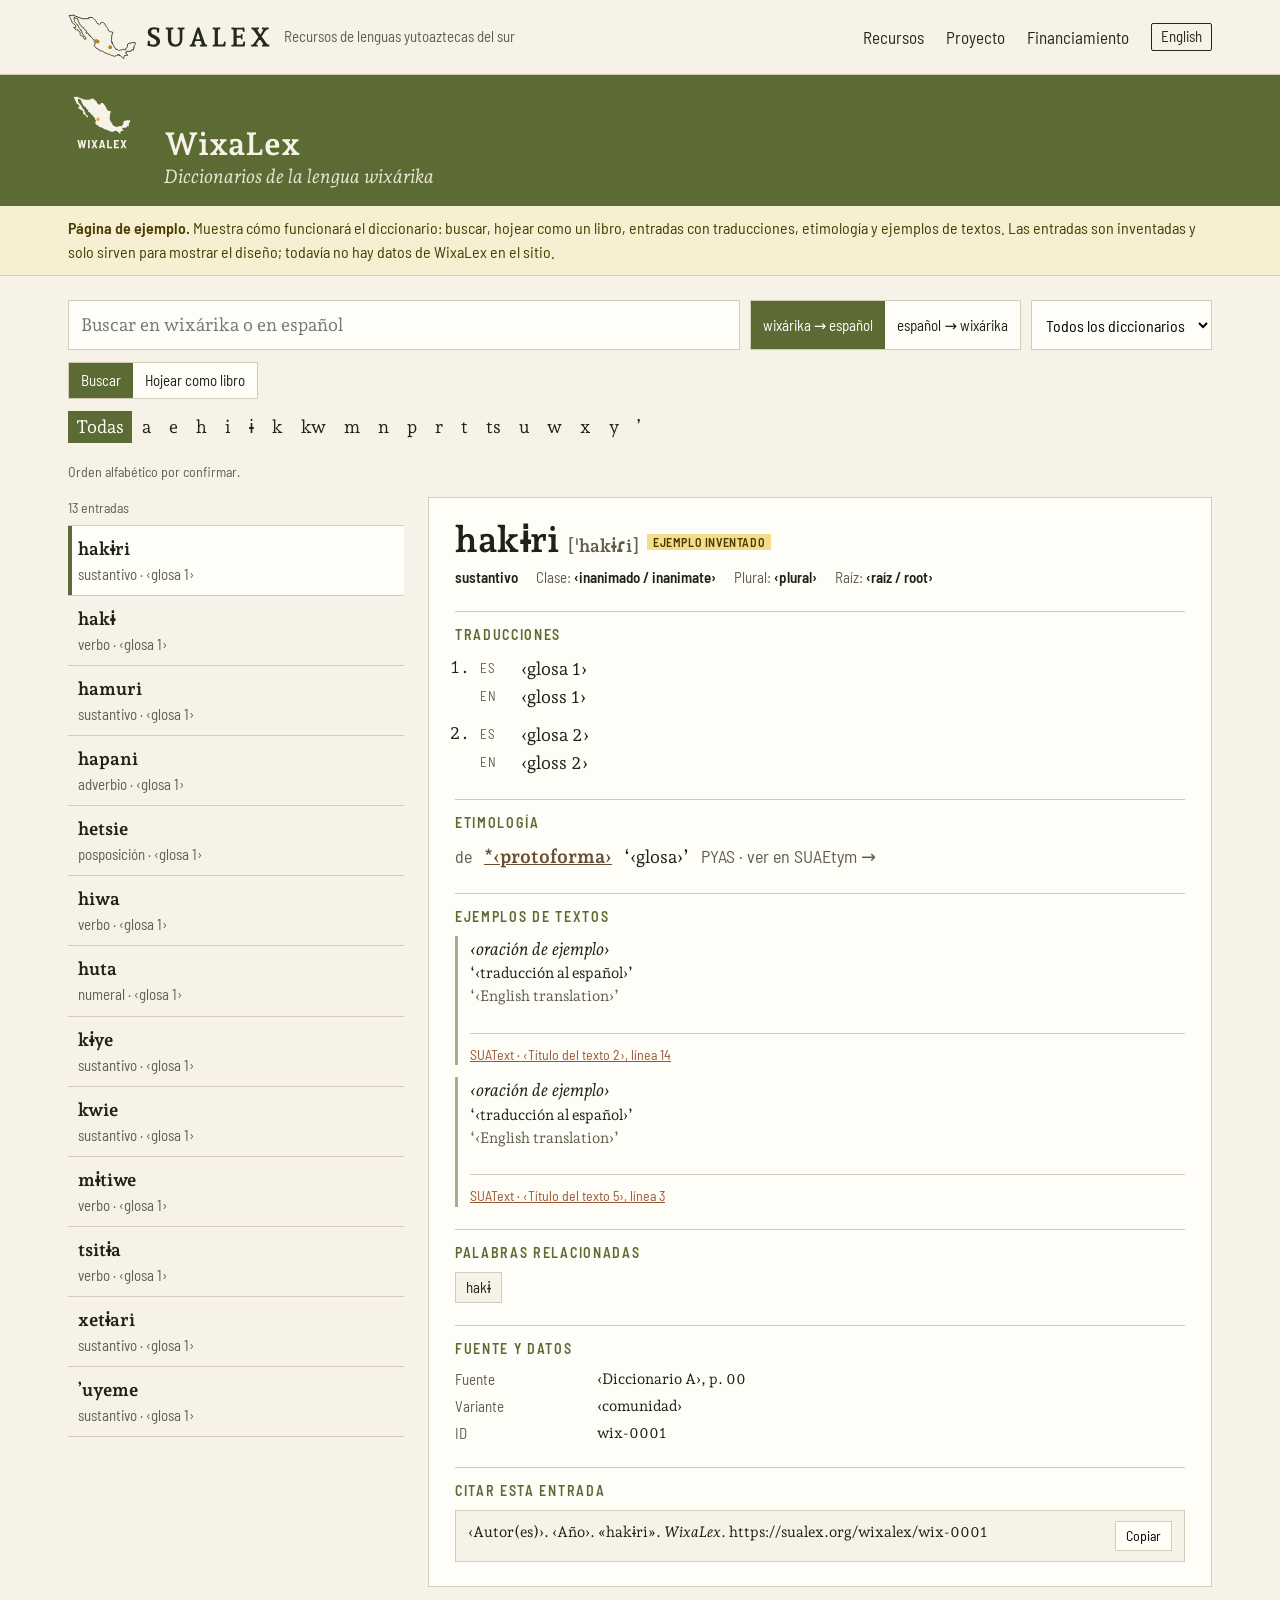
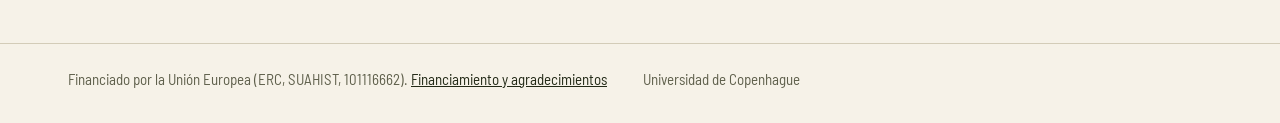
<file: wixalex/index.html>
<!doctype html>
<html lang="es">
<head>
<meta charset="utf-8">
<meta name="viewport" content="width=device-width, initial-scale=1">
<meta name="robots" content="noindex, nofollow"><!-- remove at launch -->
<title>WixaLex · SUALEX</title>
<meta name="description" content="Diccionarios, datos y textos de acceso abierto para el wixárika, el naayeri y las lenguas nahuas, del proyecto ERC SUAHIST.">
<link rel="alternate" hreflang="es" href="https://sualex.org/wixalex/">
<link rel="alternate" hreflang="en" href="https://sualex.org/en/wixalex/">
<link rel="alternate" hreflang="x-default" href="https://sualex.org/wixalex/">
<link rel="icon" href="../assets/img/favicon.svg" type="image/svg+xml">
<link rel="icon" href="../assets/img/favicon-32.png" sizes="32x32" type="image/png">
<link rel="apple-touch-icon" href="../assets/img/apple-touch-icon.png">
<link rel="preload" href="../assets/fonts/andada-pro-latin-400-normal.woff2" as="font" type="font/woff2" crossorigin>
<link rel="stylesheet" href="../assets/site.css">
<link rel="stylesheet" href="../assets/subsites.css">
<meta property="og:title" content="Proyecto · SUALEX">
<meta property="og:description" content="Diccionarios, datos y textos de acceso abierto para el wixárika, el naayeri y las lenguas nahuas, del proyecto ERC SUAHIST.">
<meta property="og:type" content="website">
</head>
<body>
<a class="skip" href="#main">Ir al contenido</a>
<header class="site-h"><div class="wrap">
  <a class="brand" href="../"><img class="logo" src="../assets/img/logos/logo-sualex-horizontal.svg" width="736" height="166" alt="SUALEX"><span>Recursos de lenguas yutoaztecas del sur</span></a>
  <nav aria-label="Recursos">
    <a href="../#recursos">Recursos</a>
    <a href="../proyecto/">Proyecto</a>
    <a href="../financiamiento/">Financiamiento</a>
    <a class="lang" href="../en/wixalex/" hreflang="en" lang="en" title="Switch to English">English</a>
  </nav>
</div></header>
<main id="main" class="sx wixalex" data-root="../">
  <section class="sub"><div class="wrap">
    <img class="slogo" src="../assets/img/logos/silueta-wixalex.svg" width="288" height="270" alt="">
    <div><h1>WixaLex</h1><span class="lg">Diccionarios de la lengua wixárika</span></div>
  </div></section>
  <section class="demo"><div class="wrap"><b>Página de ejemplo.</b> Muestra cómo funcionará el diccionario: buscar, hojear como un libro, entradas con traducciones, etimología y ejemplos de textos. Las entradas son inventadas y solo sirven para mostrar el diseño; todavía no hay datos de WixaLex en el sitio.</div></section>
  <div class="wrap view" id="wx" data-root="../">
    <div class="sbar" id="wx-sbar">
      <input type="search" id="wx-q" placeholder="Buscar en wixárika o en español" aria-label="Buscar">
      <span class="seg" role="group" aria-label="Dirección de búsqueda"><button type="button" id="wx-d1" aria-pressed="true">wixárika → español</button><button type="button" id="wx-d2" aria-pressed="false">español → wixárika</button></span>
      <select id="wx-src" aria-label="Diccionario"><option>Todos los diccionarios</option><option>‹Diccionario A›</option><option>‹Diccionario B›</option></select>
    </div>
    <div class="seg" role="group" aria-label="Vista" style="margin-bottom:12px"><button type="button" id="wx-t1" aria-pressed="true">Buscar</button><button type="button" id="wx-t2" aria-pressed="false">Hojear como libro</button></div>
    <div class="abc" id="wx-abc" role="group" aria-label="Explorar por letra"></div>
    <p class="datanote">Orden alfabético por confirmar.</p>
    <div class="panes" id="wx-search">
      <div><p class="count" id="wx-count"></p><ul class="results" id="wx-res"></ul></div>
      <article class="entry" id="wx-entry"></article>
    </div>
    <div id="wx-book" hidden></div>
  </div>
</main>
<footer class="site-f"><div class="wrap">
  <span>Financiado por la Unión Europea (ERC, SUAHIST, 101116662). <a href="../financiamiento/">Financiamiento y agradecimientos</a></span>
  <span>Universidad de Copenhague</span>
  
</div></footer>
<script src="../assets/wixalex/wixalex.js"></script>
</body>
</html>
</file>
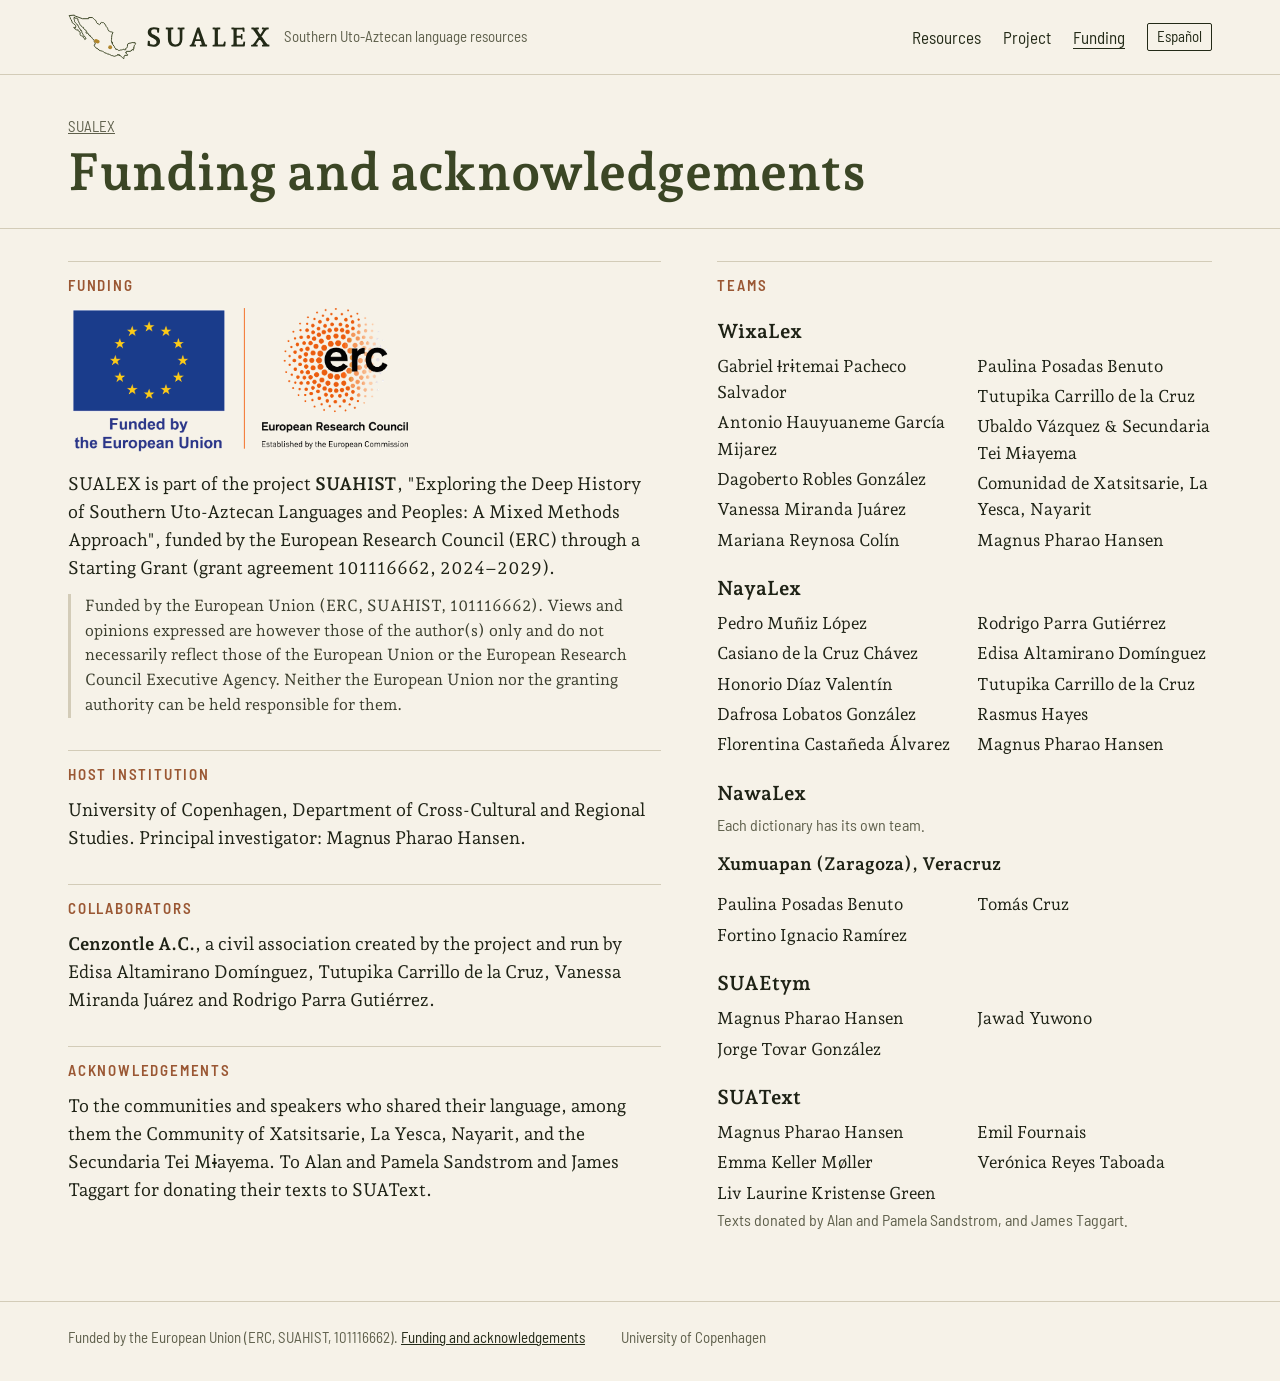
<file: en/funding/index.html>
<!doctype html>
<html lang="en">
<head>
<meta charset="utf-8">
<meta name="viewport" content="width=device-width, initial-scale=1">
<meta name="robots" content="noindex, nofollow"><!-- remove at launch -->
<title>Funding and acknowledgements · SUALEX</title>
<meta name="description" content="Open-access dictionaries, data and texts for Wixárika, Naayeri and the Nahua languages, from the ERC project SUAHIST.">
<link rel="alternate" hreflang="es" href="https://sualex.org/financiamiento/">
<link rel="alternate" hreflang="en" href="https://sualex.org/en/funding/">
<link rel="alternate" hreflang="x-default" href="https://sualex.org/financiamiento/">
<link rel="icon" href="../../assets/img/favicon.svg" type="image/svg+xml">
<link rel="icon" href="../../assets/img/favicon-32.png" sizes="32x32" type="image/png">
<link rel="apple-touch-icon" href="../../assets/img/apple-touch-icon.png">
<link rel="preload" href="../../assets/fonts/andada-pro-latin-400-normal.woff2" as="font" type="font/woff2" crossorigin>
<link rel="stylesheet" href="../../assets/site.css">
<meta property="og:title" content="Funding and acknowledgements · SUALEX">
<meta property="og:description" content="Open-access dictionaries, data and texts for Wixárika, Naayeri and the Nahua languages, from the ERC project SUAHIST.">
<meta property="og:type" content="website">
</head>
<body>
<a class="skip" href="#main">Skip to content</a>
<header class="site-h"><div class="wrap">
  <a class="brand" href="../"><img class="logo" src="../../assets/img/logos/logo-sualex-horizontal.svg" width="736" height="166" alt="SUALEX"><span>Southern Uto-Aztecan language resources</span></a>
  <nav aria-label="Resources">
    <a href="../#recursos">Resources</a>
    <a href="../project/">Project</a>
    <a href="../funding/" aria-current="page">Funding</a>
    <a class="lang" href="../../financiamiento/" hreflang="es" lang="es" title="Cambiar a español">Español</a>
  </nav>
</div></header>
<main id="main">
  <section class="page-h"><div class="wrap">
    <p class="crumb"><a href="../">SUALEX</a></p>
    <h1>Funding and acknowledgements</h1>
  </div></section>
  <section class="content"><div class="wrap">
    <div class="cols">
      <div>
        <h2>Funding</h2>
        <div class="logos"><img src="../../assets/img/eu-erc-funded.png" width="1000" height="431" alt="Funded by the European Union. European Research Council, established by the European Commission"></div>
        <p>SUALEX is part of the project <b>SUAHIST</b>, "Exploring the Deep History of Southern Uto-Aztecan Languages and Peoples: A Mixed Methods Approach", funded by the European Research Council (ERC) through a Starting Grant (grant agreement 101116662, 2024–2029).</p>
        <p class="disc">Funded by the European Union (ERC, SUAHIST, 101116662). Views and opinions expressed are however those of the author(s) only and do not necessarily reflect those of the European Union or the European Research Council Executive Agency. Neither the European Union nor the granting authority can be held responsible for them.</p>
        <h2>Host institution</h2>
        <p>University of Copenhagen, Department of Cross-Cultural and Regional Studies. Principal investigator: Magnus Pharao Hansen.</p>
        <h2>Collaborators</h2>
        <p><b>Cenzontle A.C.</b>, a civil association created by the project and run by Edisa Altamirano Domínguez, Tutupika Carrillo de la Cruz, Vanessa Miranda Juárez and Rodrigo Parra Gutiérrez.</p>
        <h2>Acknowledgements</h2>
        <p>To the communities and speakers who shared their language, among them the Community of Xatsitsarie, La Yesca, Nayarit, and the Secundaria Tei Mɨayema. To Alan and Pamela Sandstrom and James Taggart for donating their texts to SUAText.</p>
      </div>
      <div>
        <h2>Teams</h2>
        <h3>WixaLex</h3><ul class="team"><li>Gabriel Ɨrɨtemai Pacheco Salvador</li><li>Antonio Hauyuaneme García Mijarez</li><li>Dagoberto Robles González</li><li>Vanessa Miranda Juárez</li><li>Mariana Reynosa Colín</li><li>Paulina Posadas Benuto</li><li>Tutupika Carrillo de la Cruz</li><li>Ubaldo Vázquez &amp; Secundaria Tei Mɨayema</li><li>Comunidad de Xatsitsarie, La Yesca, Nayarit</li><li>Magnus Pharao Hansen</li></ul>
        <h3>NayaLex</h3><ul class="team"><li>Pedro Muñiz López</li><li>Casiano de la Cruz Chávez</li><li>Honorio Díaz Valentín</li><li>Dafrosa Lobatos González</li><li>Florentina Castañeda Álvarez</li><li>Rodrigo Parra Gutiérrez</li><li>Edisa Altamirano Domínguez</li><li>Tutupika Carrillo de la Cruz</li><li>Rasmus Hayes</li><li>Magnus Pharao Hansen</li></ul>
        <h3>NawaLex</h3><p class="note">Each dictionary has its own team.</p><p><b>Xumuapan (Zaragoza), Veracruz</b></p><ul class="team"><li>Paulina Posadas Benuto</li><li>Fortino Ignacio Ramírez</li><li>Tomás Cruz</li></ul>
        <h3>SUAEtym</h3><ul class="team"><li>Magnus Pharao Hansen</li><li>Jorge Tovar González</li><li>Jawad Yuwono</li></ul>
        <h3>SUAText</h3><ul class="team"><li>Magnus Pharao Hansen</li><li>Emma Keller Møller</li><li>Liv Laurine Kristense Green</li><li>Emil Fournais</li><li>Verónica Reyes Taboada</li></ul><p class="note">Texts donated by Alan and Pamela Sandstrom, and James Taggart.</p>
      </div>
    </div>
  </div></section>
</main>
<footer class="site-f"><div class="wrap">
  <span>Funded by the European Union (ERC, SUAHIST, 101116662). <a href="../funding/">Funding and acknowledgements</a></span>
  <span>University of Copenhagen</span>
  
</div></footer>
</body>
</html>
</file>
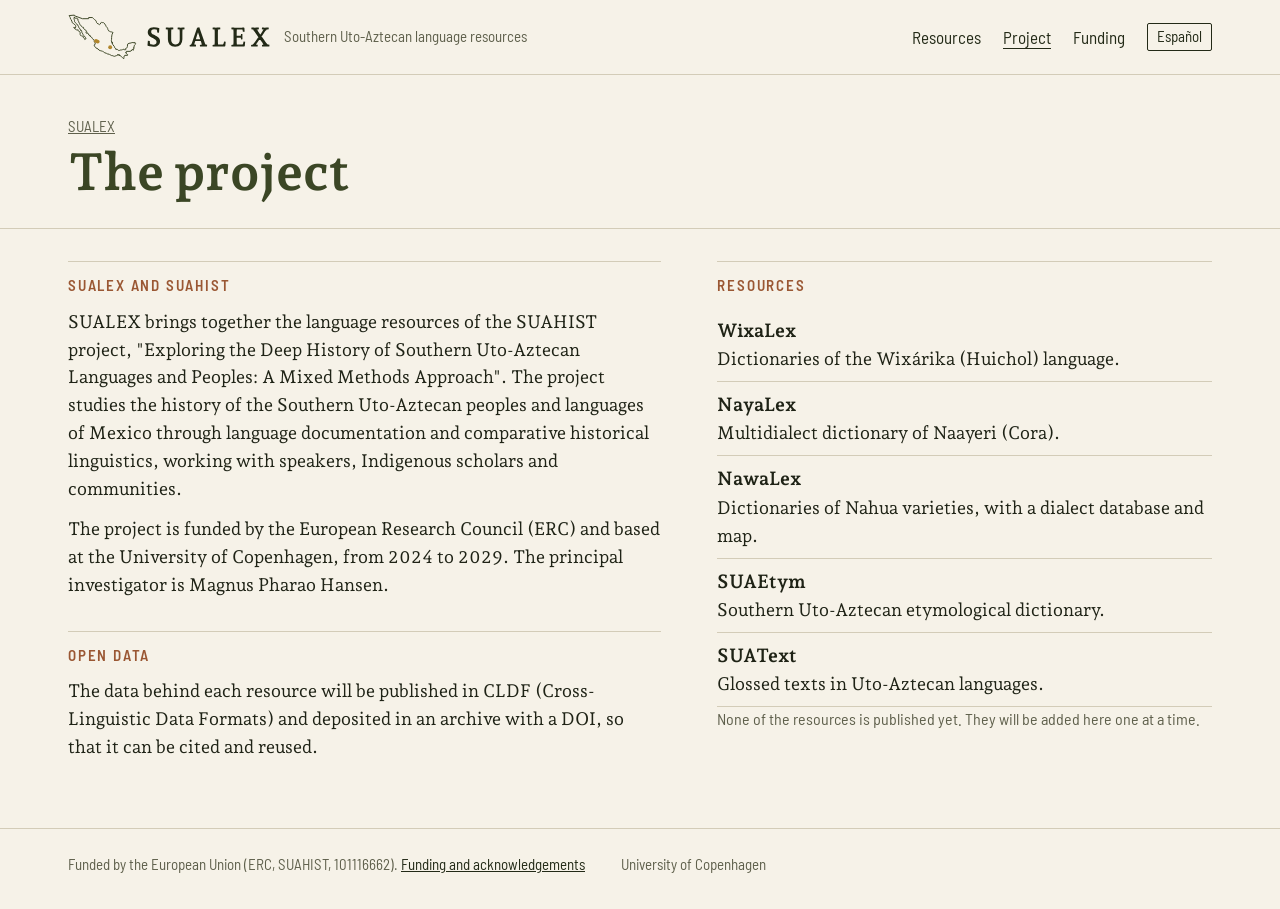
<file: en/project/index.html>
<!doctype html>
<html lang="en">
<head>
<meta charset="utf-8">
<meta name="viewport" content="width=device-width, initial-scale=1">
<meta name="robots" content="noindex, nofollow"><!-- remove at launch -->
<title>Project · SUALEX</title>
<meta name="description" content="Open-access dictionaries, data and texts for Wixárika, Naayeri and the Nahua languages, from the ERC project SUAHIST.">
<link rel="alternate" hreflang="es" href="https://sualex.org/proyecto/">
<link rel="alternate" hreflang="en" href="https://sualex.org/en/project/">
<link rel="alternate" hreflang="x-default" href="https://sualex.org/proyecto/">
<link rel="icon" href="../../assets/img/favicon.svg" type="image/svg+xml">
<link rel="icon" href="../../assets/img/favicon-32.png" sizes="32x32" type="image/png">
<link rel="apple-touch-icon" href="../../assets/img/apple-touch-icon.png">
<link rel="preload" href="../../assets/fonts/andada-pro-latin-400-normal.woff2" as="font" type="font/woff2" crossorigin>
<link rel="stylesheet" href="../../assets/site.css">
<meta property="og:title" content="Project · SUALEX">
<meta property="og:description" content="Open-access dictionaries, data and texts for Wixárika, Naayeri and the Nahua languages, from the ERC project SUAHIST.">
<meta property="og:type" content="website">
</head>
<body>
<a class="skip" href="#main">Skip to content</a>
<header class="site-h"><div class="wrap">
  <a class="brand" href="../"><img class="logo" src="../../assets/img/logos/logo-sualex-horizontal.svg" width="736" height="166" alt="SUALEX"><span>Southern Uto-Aztecan language resources</span></a>
  <nav aria-label="Resources">
    <a href="../#recursos">Resources</a>
    <a href="../project/" aria-current="page">Project</a>
    <a href="../funding/">Funding</a>
    <a class="lang" href="../../proyecto/" hreflang="es" lang="es" title="Cambiar a español">Español</a>
  </nav>
</div></header>
<main id="main">
  <section class="page-h"><div class="wrap">
    <p class="crumb"><a href="../">SUALEX</a></p>
    <h1>The project</h1>
  </div></section>
  <section class="content"><div class="wrap">
    <div class="cols">
      <div>
        <h2>SUALEX and SUAHIST</h2>
        <p>SUALEX brings together the language resources of the SUAHIST project, "Exploring the Deep History of Southern Uto-Aztecan Languages and Peoples: A Mixed Methods Approach". The project studies the history of the Southern Uto-Aztecan peoples and languages of Mexico through language documentation and comparative historical linguistics, working with speakers, Indigenous scholars and communities.</p>
        <p>The project is funded by the European Research Council (ERC) and based at the University of Copenhagen, from 2024 to 2029. The principal investigator is Magnus Pharao Hansen.</p>
        <h2>Open data</h2>
        <p>The data behind each resource will be published in CLDF (Cross-Linguistic Data Formats) and deposited in an archive with a DOI, so that it can be cited and reused.</p>
      </div>
      <div>
        <h2>Resources</h2>
        <ul class="reslist">
          <li><b>WixaLex</b><br>Dictionaries of the Wixárika (Huichol) language.</li>
          <li><b>NayaLex</b><br>Multidialect dictionary of Naayeri (Cora).</li>
          <li><b>NawaLex</b><br>Dictionaries of Nahua varieties, with a dialect database and map.</li>
          <li><b>SUAEtym</b><br>Southern Uto-Aztecan etymological dictionary.</li>
          <li><b>SUAText</b><br>Glossed texts in Uto-Aztecan languages.</li>
        </ul>
        <p class="note">None of the resources is published yet. They will be added here one at a time.</p>
      </div>
    </div>
  </div></section>
</main>
<footer class="site-f"><div class="wrap">
  <span>Funded by the European Union (ERC, SUAHIST, 101116662). <a href="../funding/">Funding and acknowledgements</a></span>
  <span>University of Copenhagen</span>
  
</div></footer>
</body>
</html>
</file>
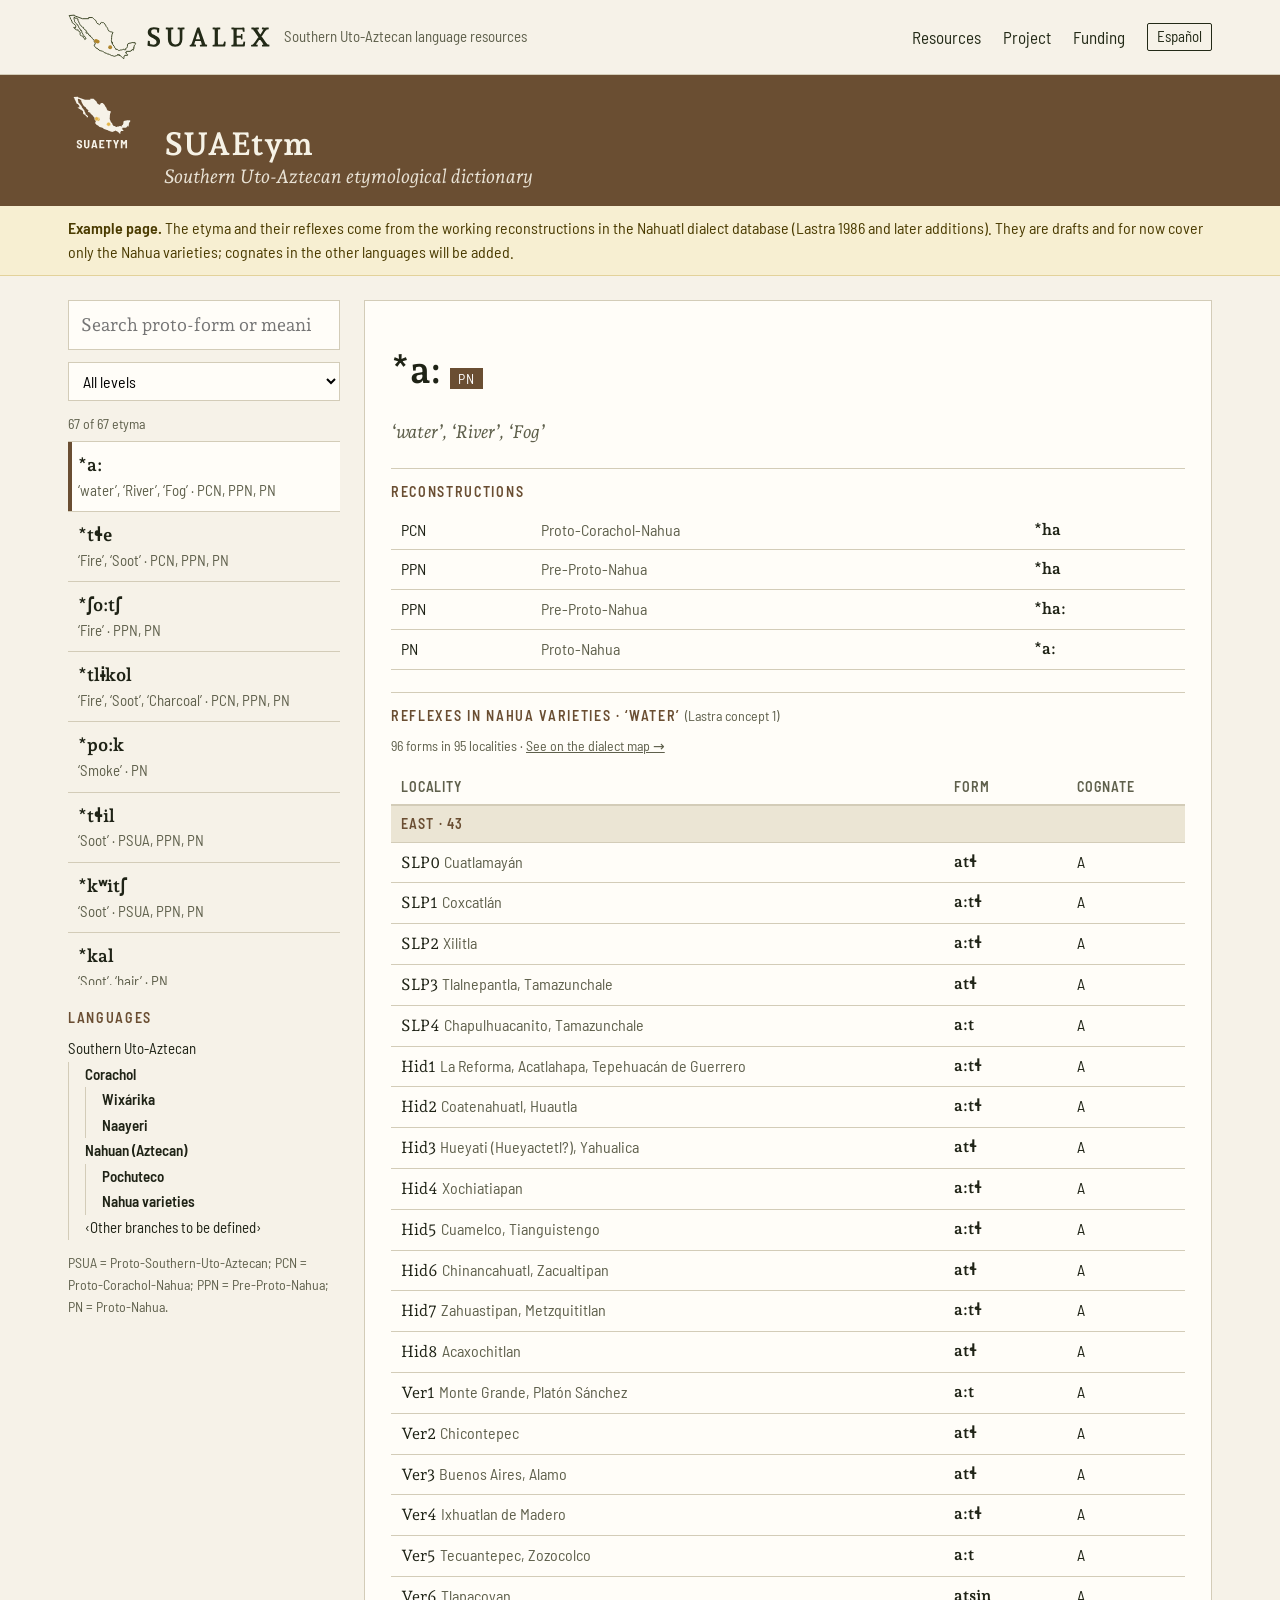
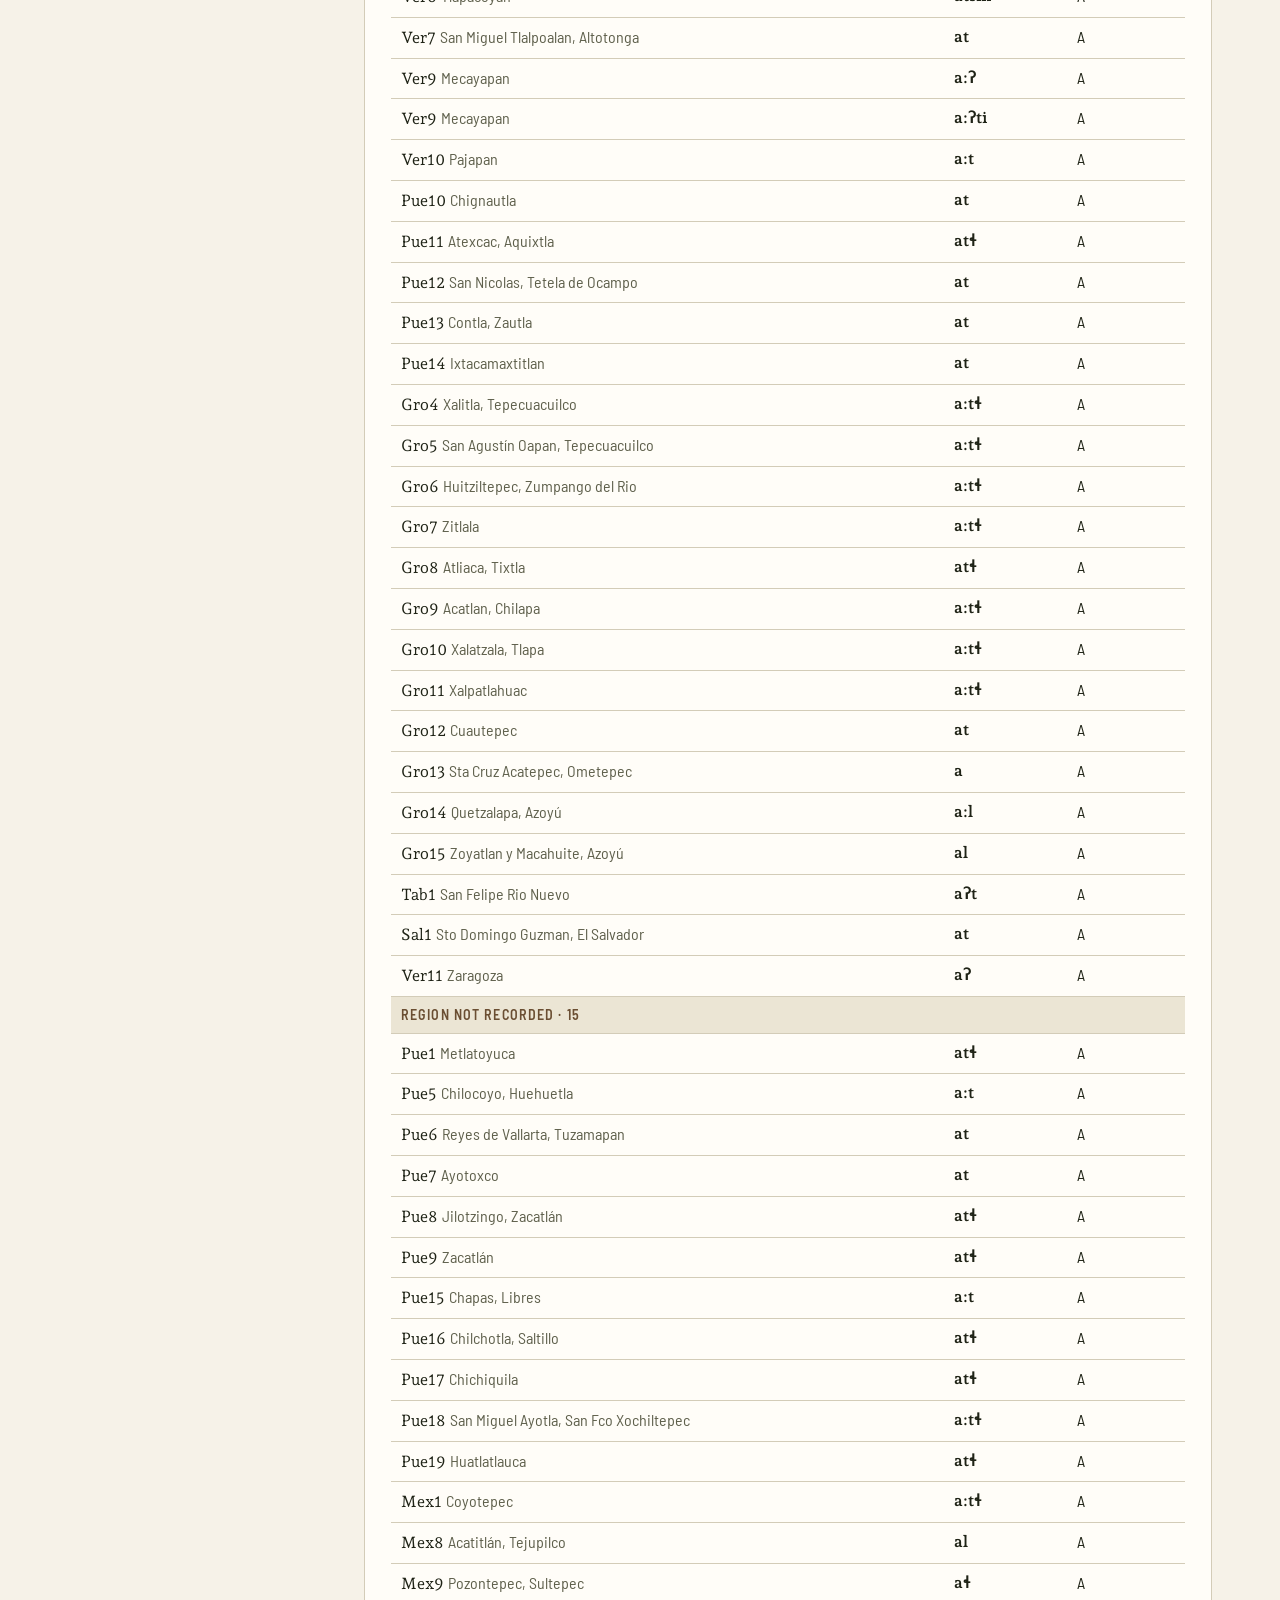
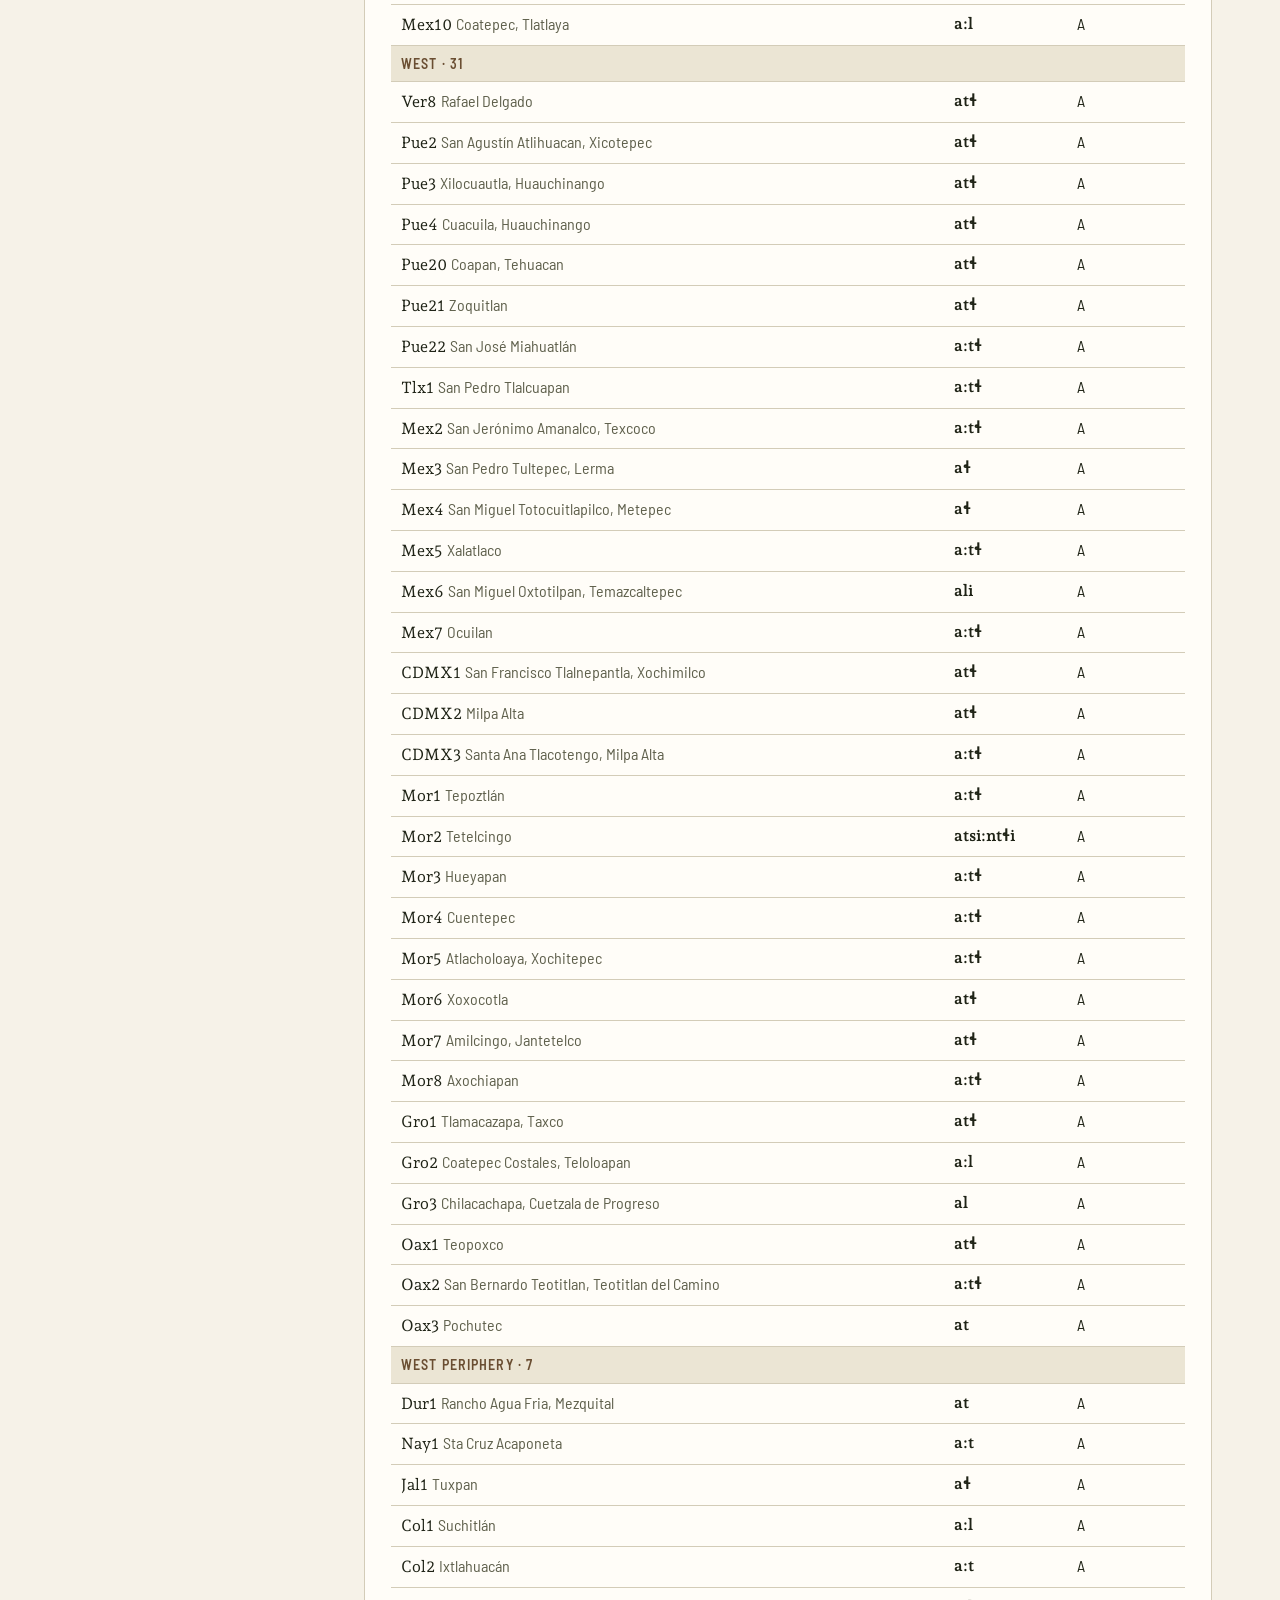
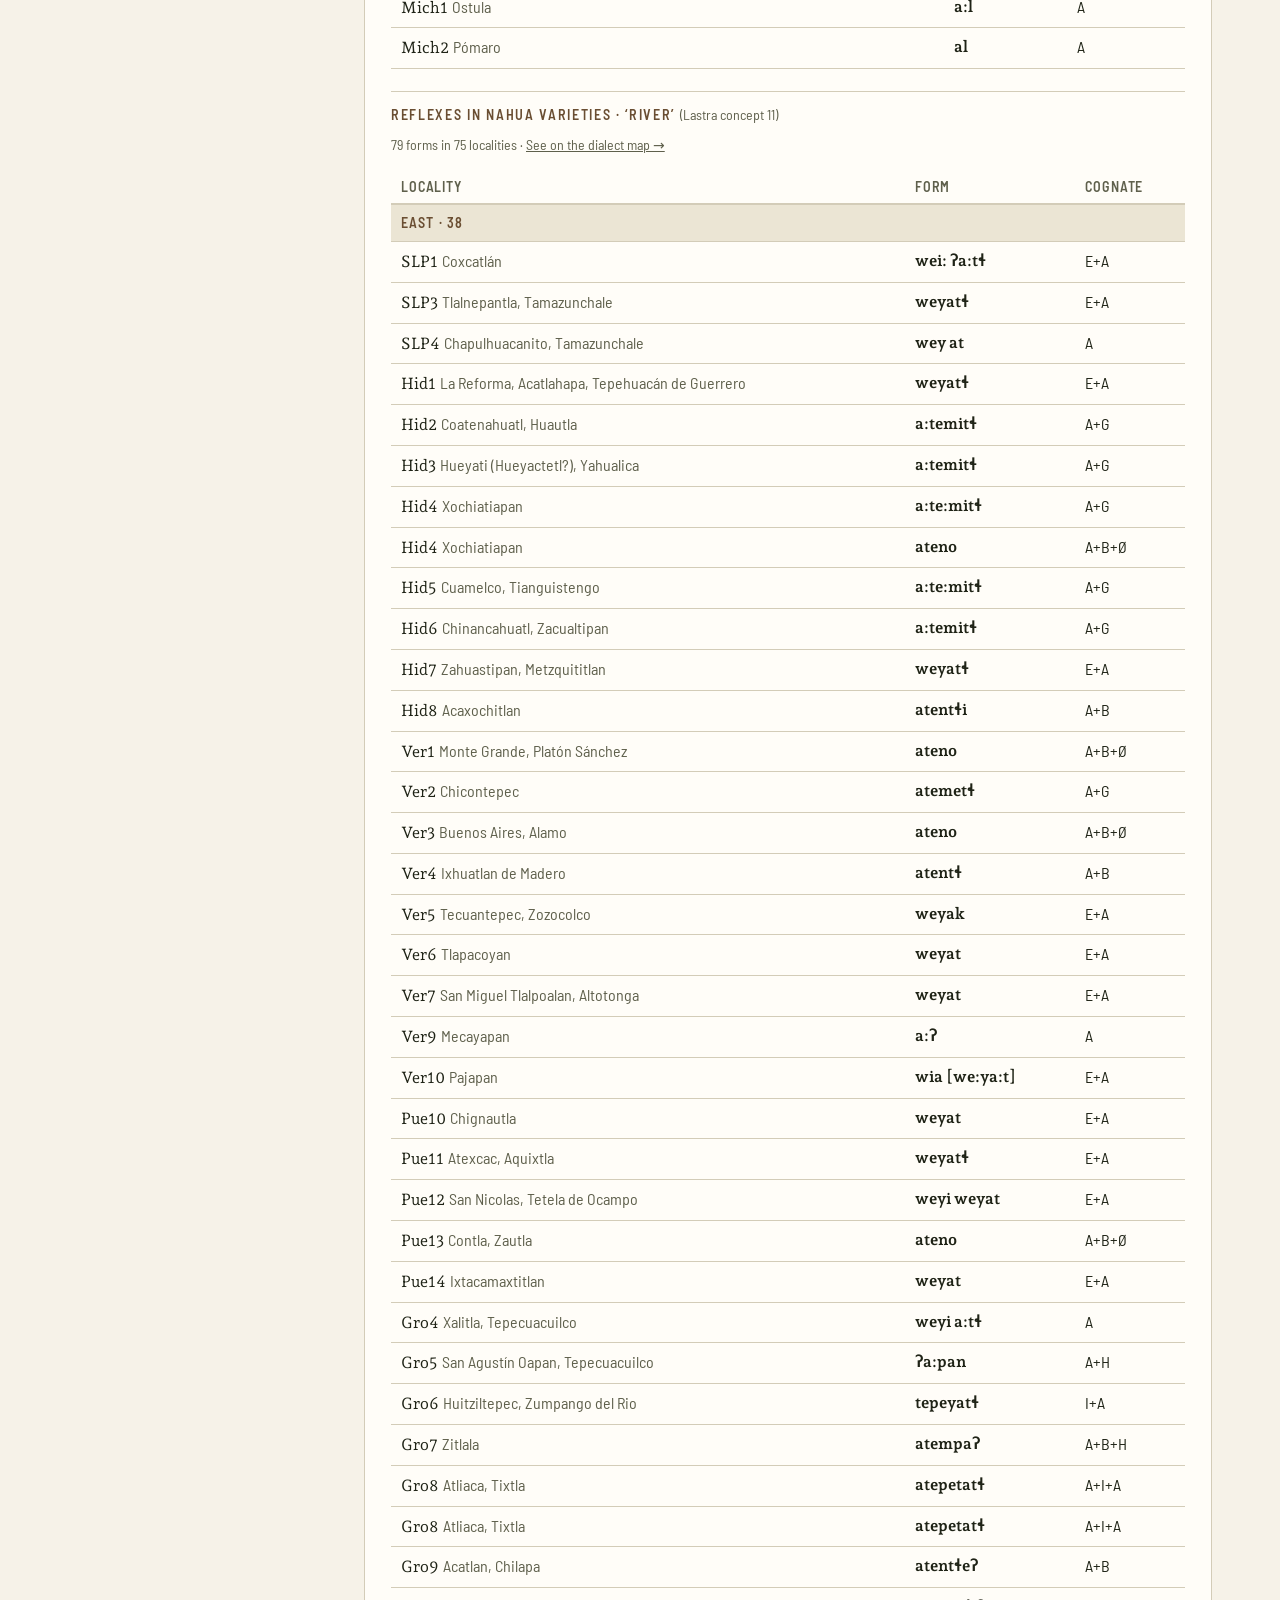
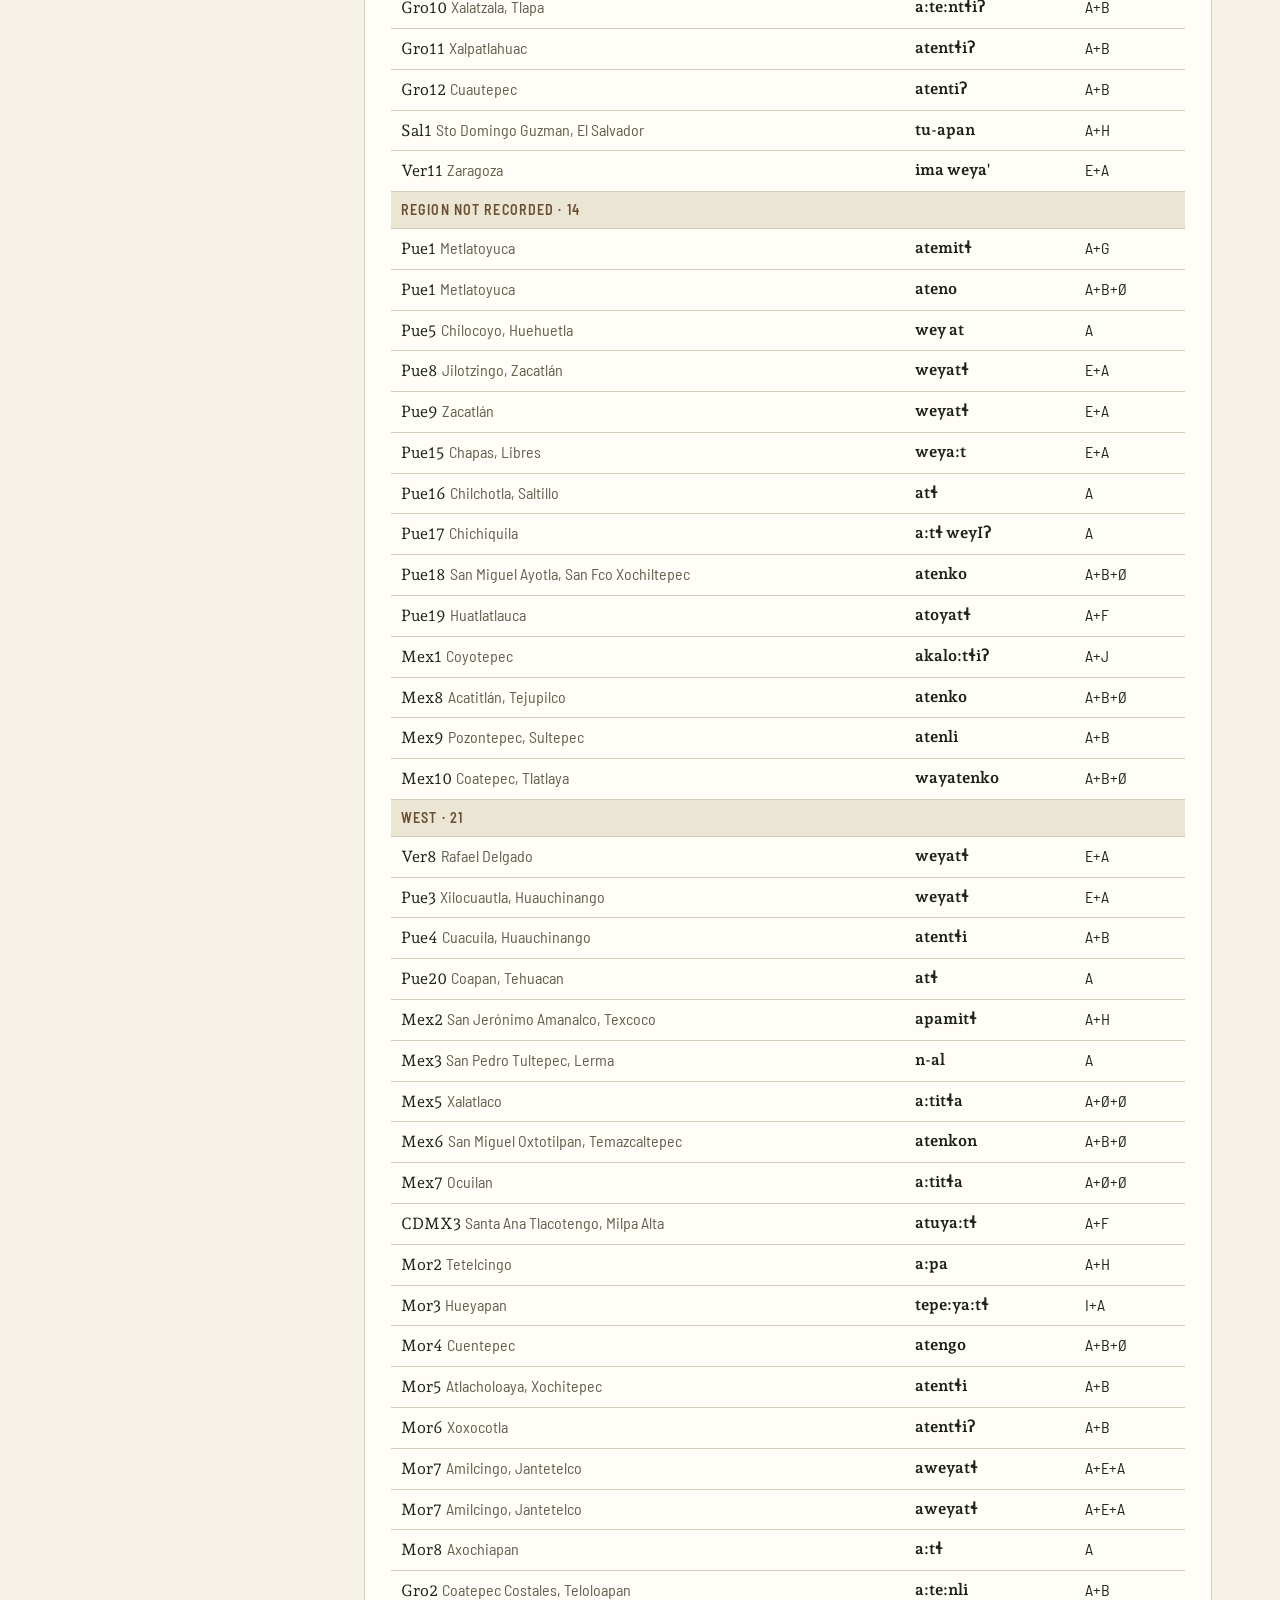
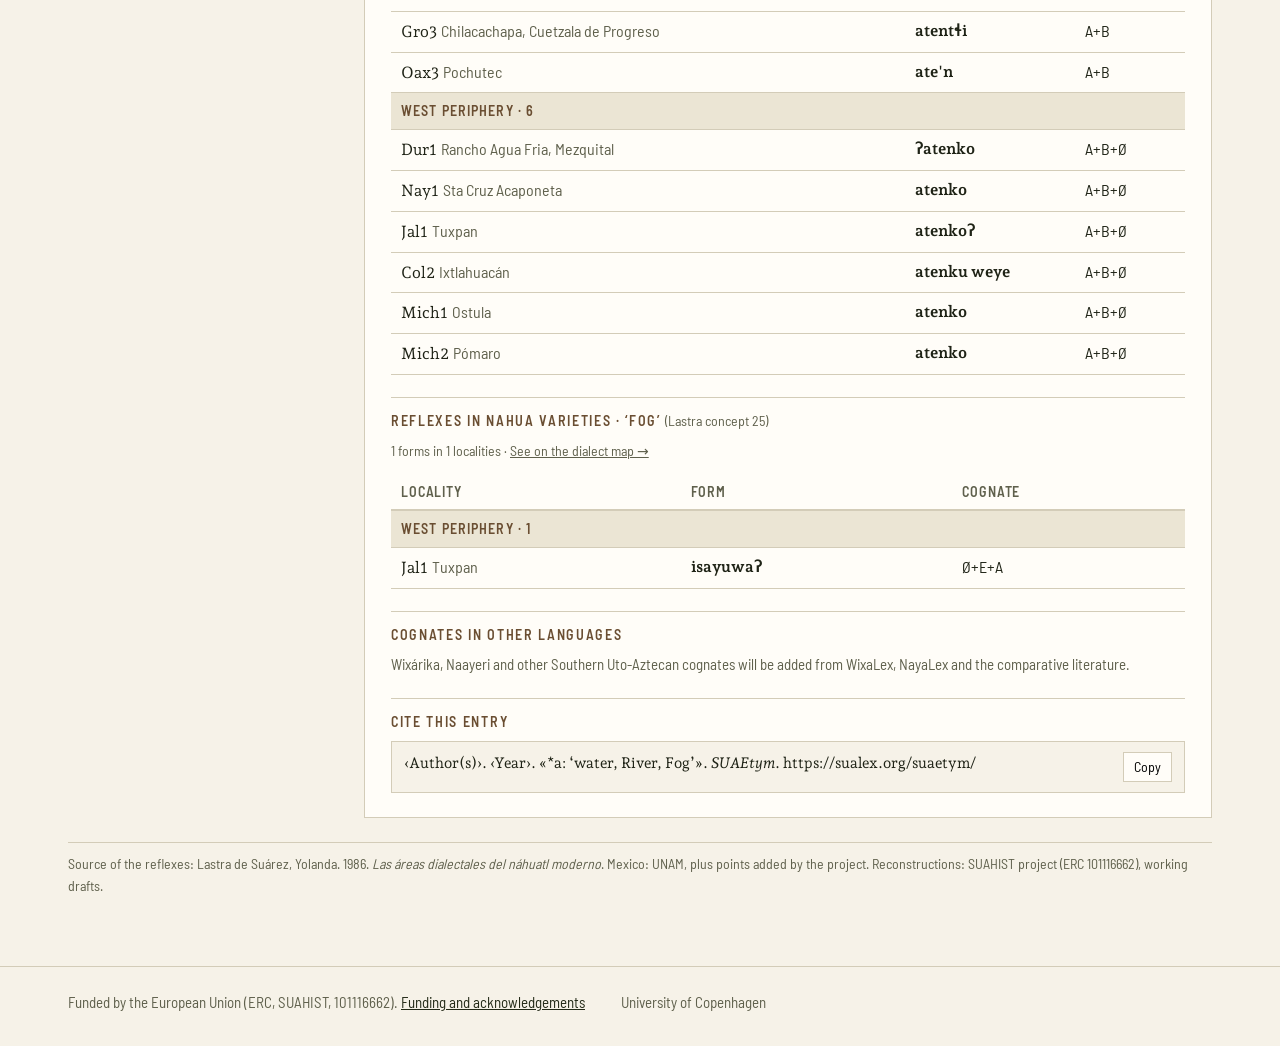
<file: en/suaetym/index.html>
<!doctype html>
<html lang="en">
<head>
<meta charset="utf-8">
<meta name="viewport" content="width=device-width, initial-scale=1">
<meta name="robots" content="noindex, nofollow"><!-- remove at launch -->
<title>SUAEtym · SUALEX</title>
<meta name="description" content="Open-access dictionaries, data and texts for Wixárika, Naayeri and the Nahua languages, from the ERC project SUAHIST.">
<link rel="alternate" hreflang="es" href="https://sualex.org/suaetym/">
<link rel="alternate" hreflang="en" href="https://sualex.org/en/suaetym/">
<link rel="alternate" hreflang="x-default" href="https://sualex.org/suaetym/">
<link rel="icon" href="../../assets/img/favicon.svg" type="image/svg+xml">
<link rel="icon" href="../../assets/img/favicon-32.png" sizes="32x32" type="image/png">
<link rel="apple-touch-icon" href="../../assets/img/apple-touch-icon.png">
<link rel="preload" href="../../assets/fonts/andada-pro-latin-400-normal.woff2" as="font" type="font/woff2" crossorigin>
<link rel="stylesheet" href="../../assets/site.css">
<link rel="stylesheet" href="../../assets/subsites.css">
<meta property="og:title" content="Project · SUALEX">
<meta property="og:description" content="Open-access dictionaries, data and texts for Wixárika, Naayeri and the Nahua languages, from the ERC project SUAHIST.">
<meta property="og:type" content="website">
</head>
<body>
<a class="skip" href="#main">Skip to content</a>
<header class="site-h"><div class="wrap">
  <a class="brand" href="../"><img class="logo" src="../../assets/img/logos/logo-sualex-horizontal.svg" width="736" height="166" alt="SUALEX"><span>Southern Uto-Aztecan language resources</span></a>
  <nav aria-label="Resources">
    <a href="../#recursos">Resources</a>
    <a href="../project/">Project</a>
    <a href="../funding/">Funding</a>
    <a class="lang" href="../../suaetym/" hreflang="es" lang="es" title="Cambiar a español">Español</a>
  </nav>
</div></header>
<main id="main" class="sx suaetym" data-root="../../">
  <section class="sub"><div class="wrap">
    <img class="slogo" src="../../assets/img/logos/silueta-suaetym.svg" width="288" height="270" alt="">
    <div><h1>SUAEtym</h1><span class="lg">Southern Uto-Aztecan etymological dictionary</span></div>
  </div></section>
  <section class="demo"><div class="wrap"><b>Example page.</b> The etyma and their reflexes come from the working reconstructions in the Nahuatl dialect database (Lastra 1986 and later additions). They are drafts and for now cover only the Nahua varieties; cognates in the other languages will be added.</div></section>
  <div class="wrap view" id="su" data-src="../../assets/suaetym/data.json" data-root="../../">
    <p class="datanote" id="su-err" hidden><b>The data could not be loaded.</b></p>
    <div class="etym">
      <div>
        <div class="sbar"><input type="search" id="su-q" placeholder="Search proto-form or meaning" aria-label="Search"></div>
        <div class="sbar"><select id="su-lvl" aria-label="Reconstruction level" style="width:100%"></select></div>
        <p class="count" id="su-count"></p>
        <ul class="results" id="su-res" style="max-height:34rem;overflow-y:auto"></ul>
        <h3 class="lab" style="font-size:14px;letter-spacing:.12em;text-transform:uppercase;color:var(--umber);margin:22px 0 8px">Languages</h3>
        <ul class="tree">
          <li>Southern Uto-Aztecan<ul>
            <li class="has">Corachol<ul><li>Wixárika</li><li>Naayeri</li></ul></li>
            <li class="has">Nahuan (Aztecan)<ul><li>Pochuteco</li><li>Nahua varieties</li></ul></li>
            <li>‹Other branches to be defined›</li>
          </ul></li>
        </ul>
        <p class="datanote" style="margin-top:12px">PSUA = Proto-Southern-Uto-Aztecan; PCN = Proto-Corachol-Nahua; PPN = Pre-Proto-Nahua; PN = Proto-Nahua.</p>
      </div>
      <article class="entry" id="su-entry"></article>
    </div>
    <p class="src">Source of the reflexes: Lastra de Suárez, Yolanda. 1986. <i>Las áreas dialectales del náhuatl moderno</i>. Mexico: UNAM, plus points added by the project. Reconstructions: SUAHIST project (ERC 101116662), working drafts.</p>
  </div>
</main>
<footer class="site-f"><div class="wrap">
  <span>Funded by the European Union (ERC, SUAHIST, 101116662). <a href="../funding/">Funding and acknowledgements</a></span>
  <span>University of Copenhagen</span>
  
</div></footer>
<script src="../../assets/suaetym/suaetym.js"></script>
</body>
</html>
</file>
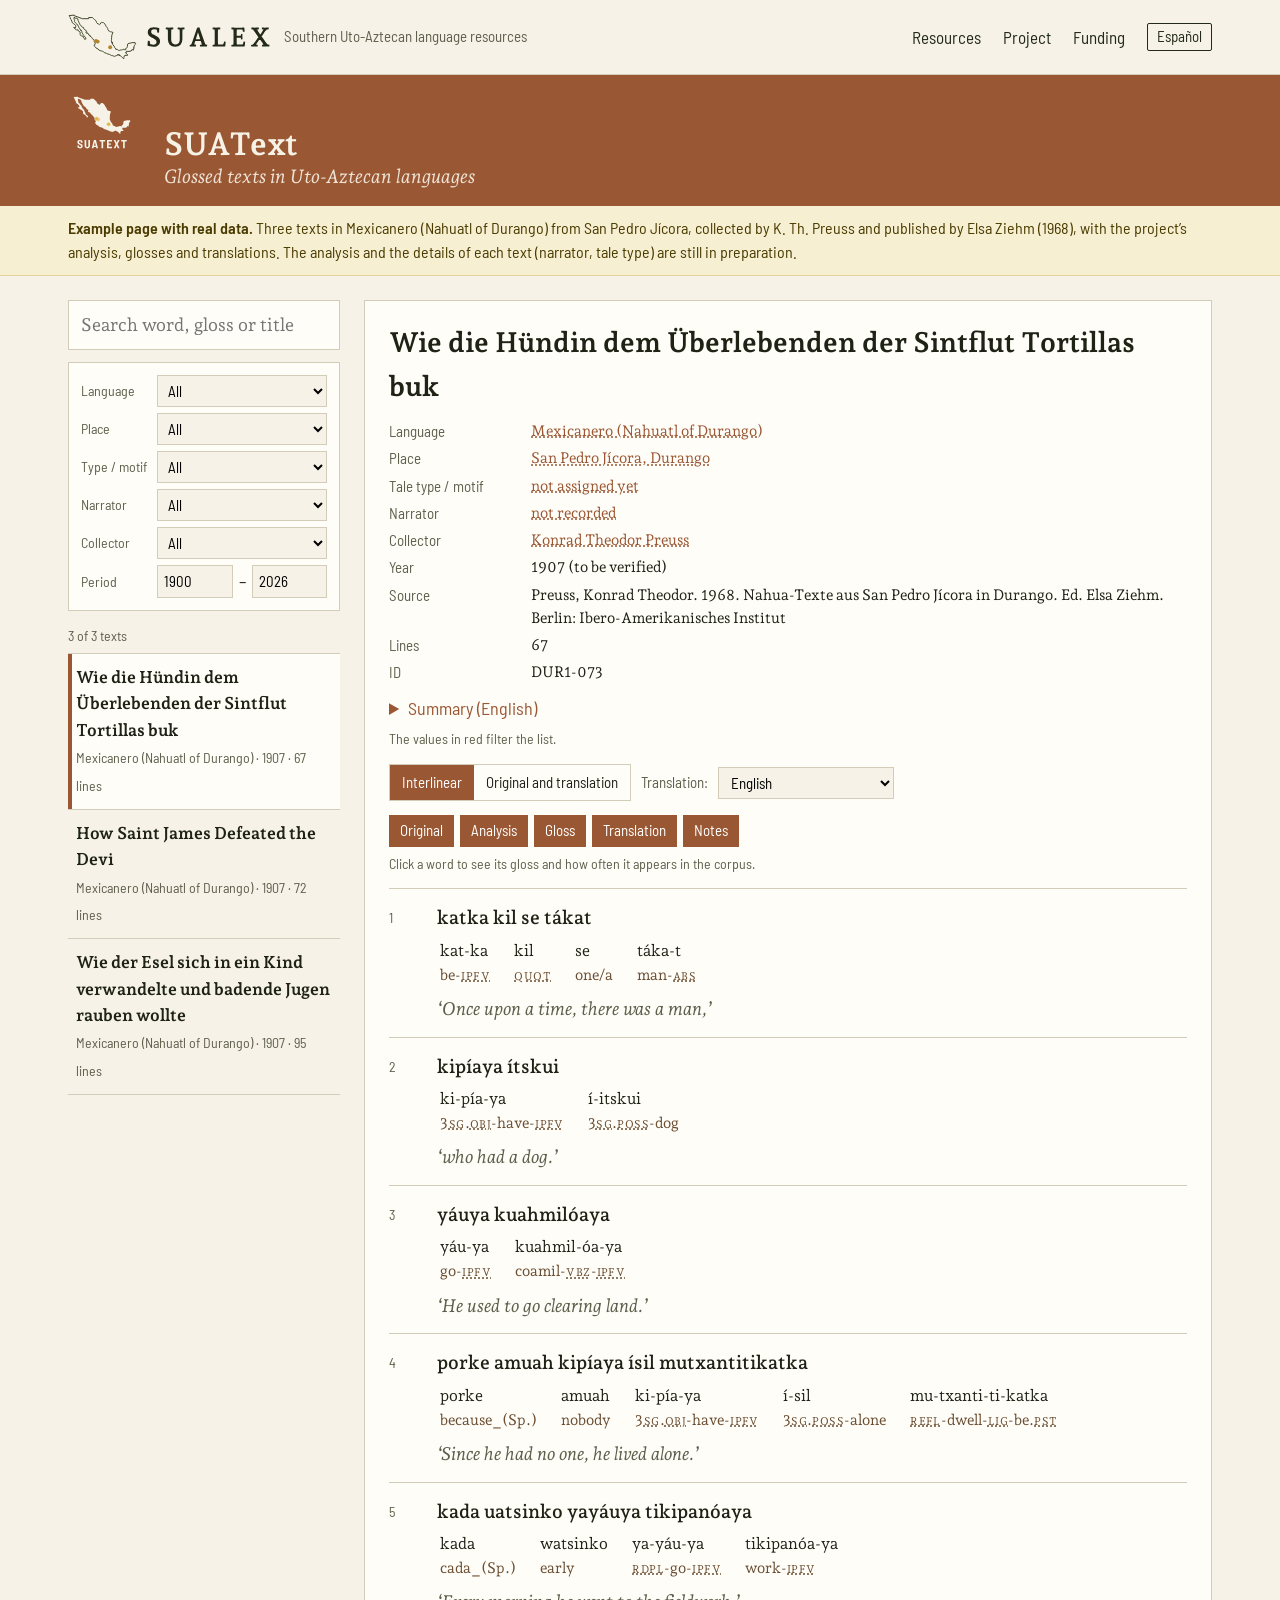
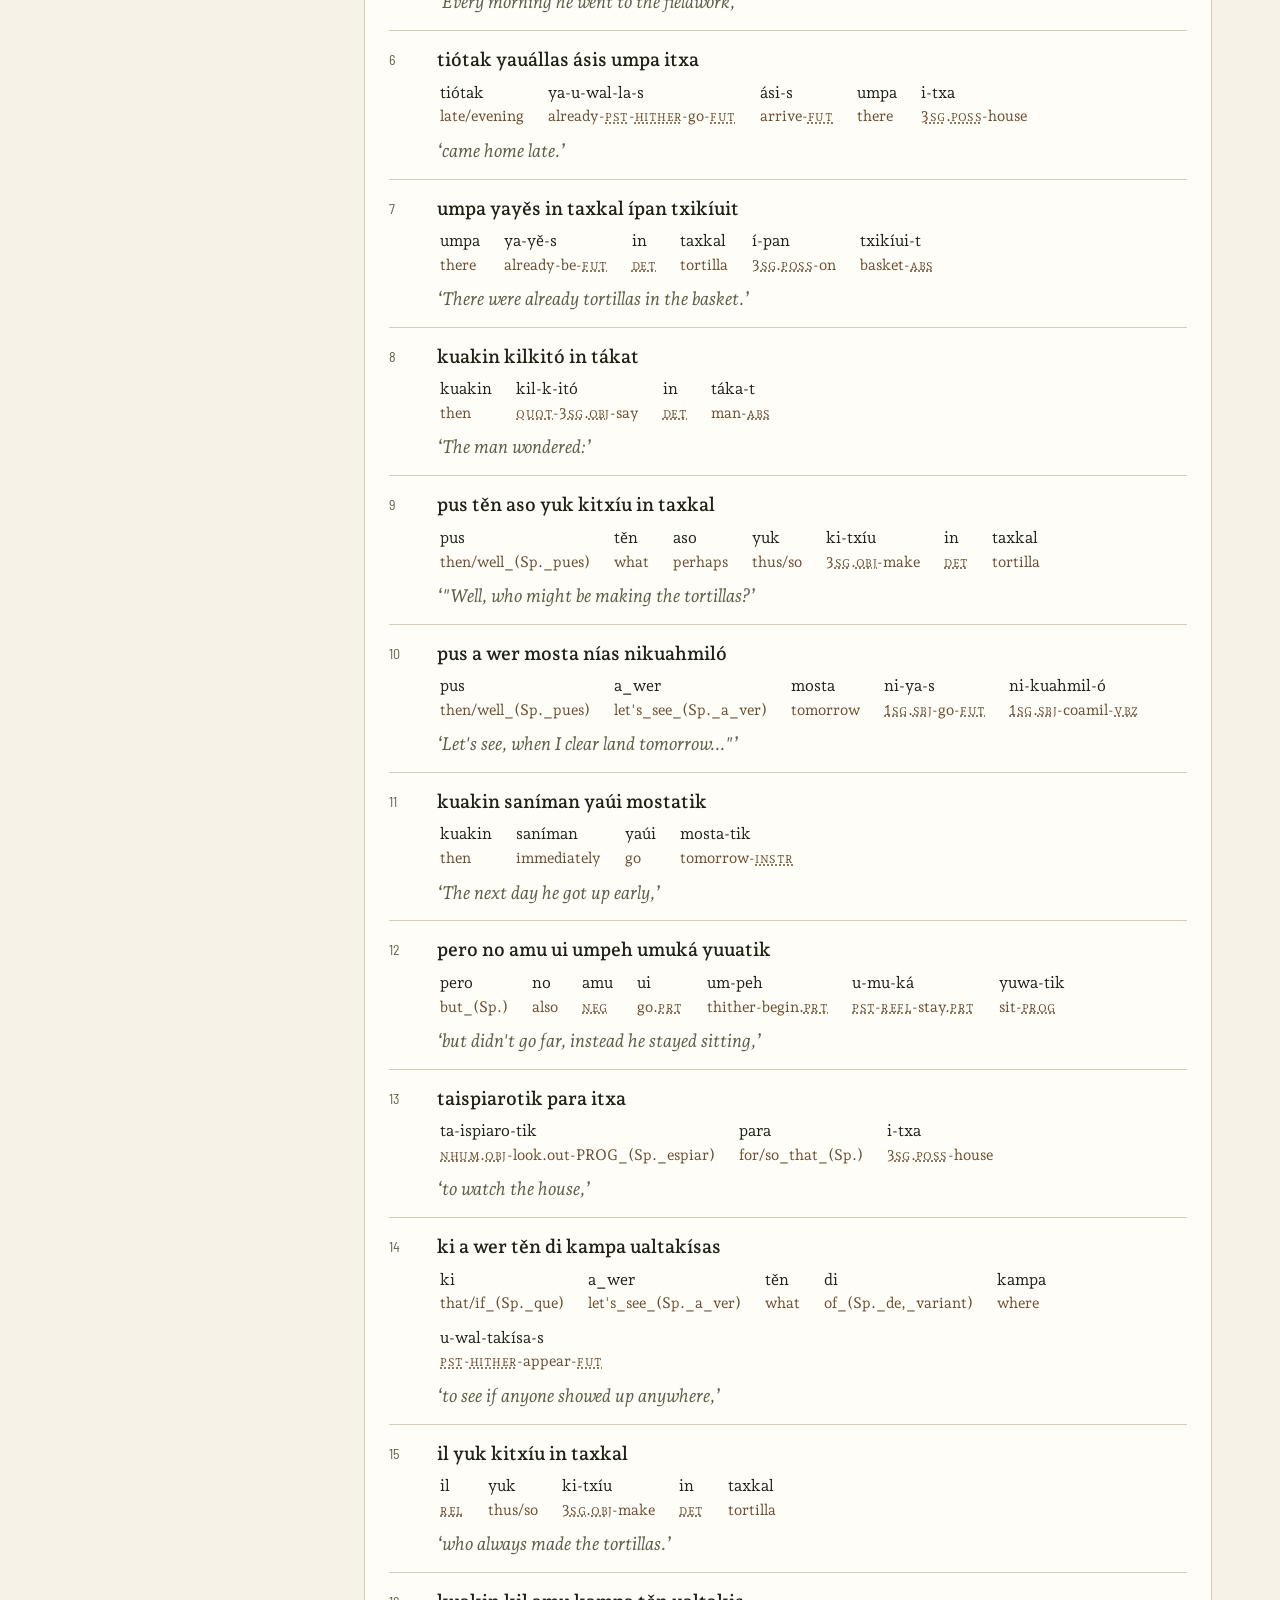
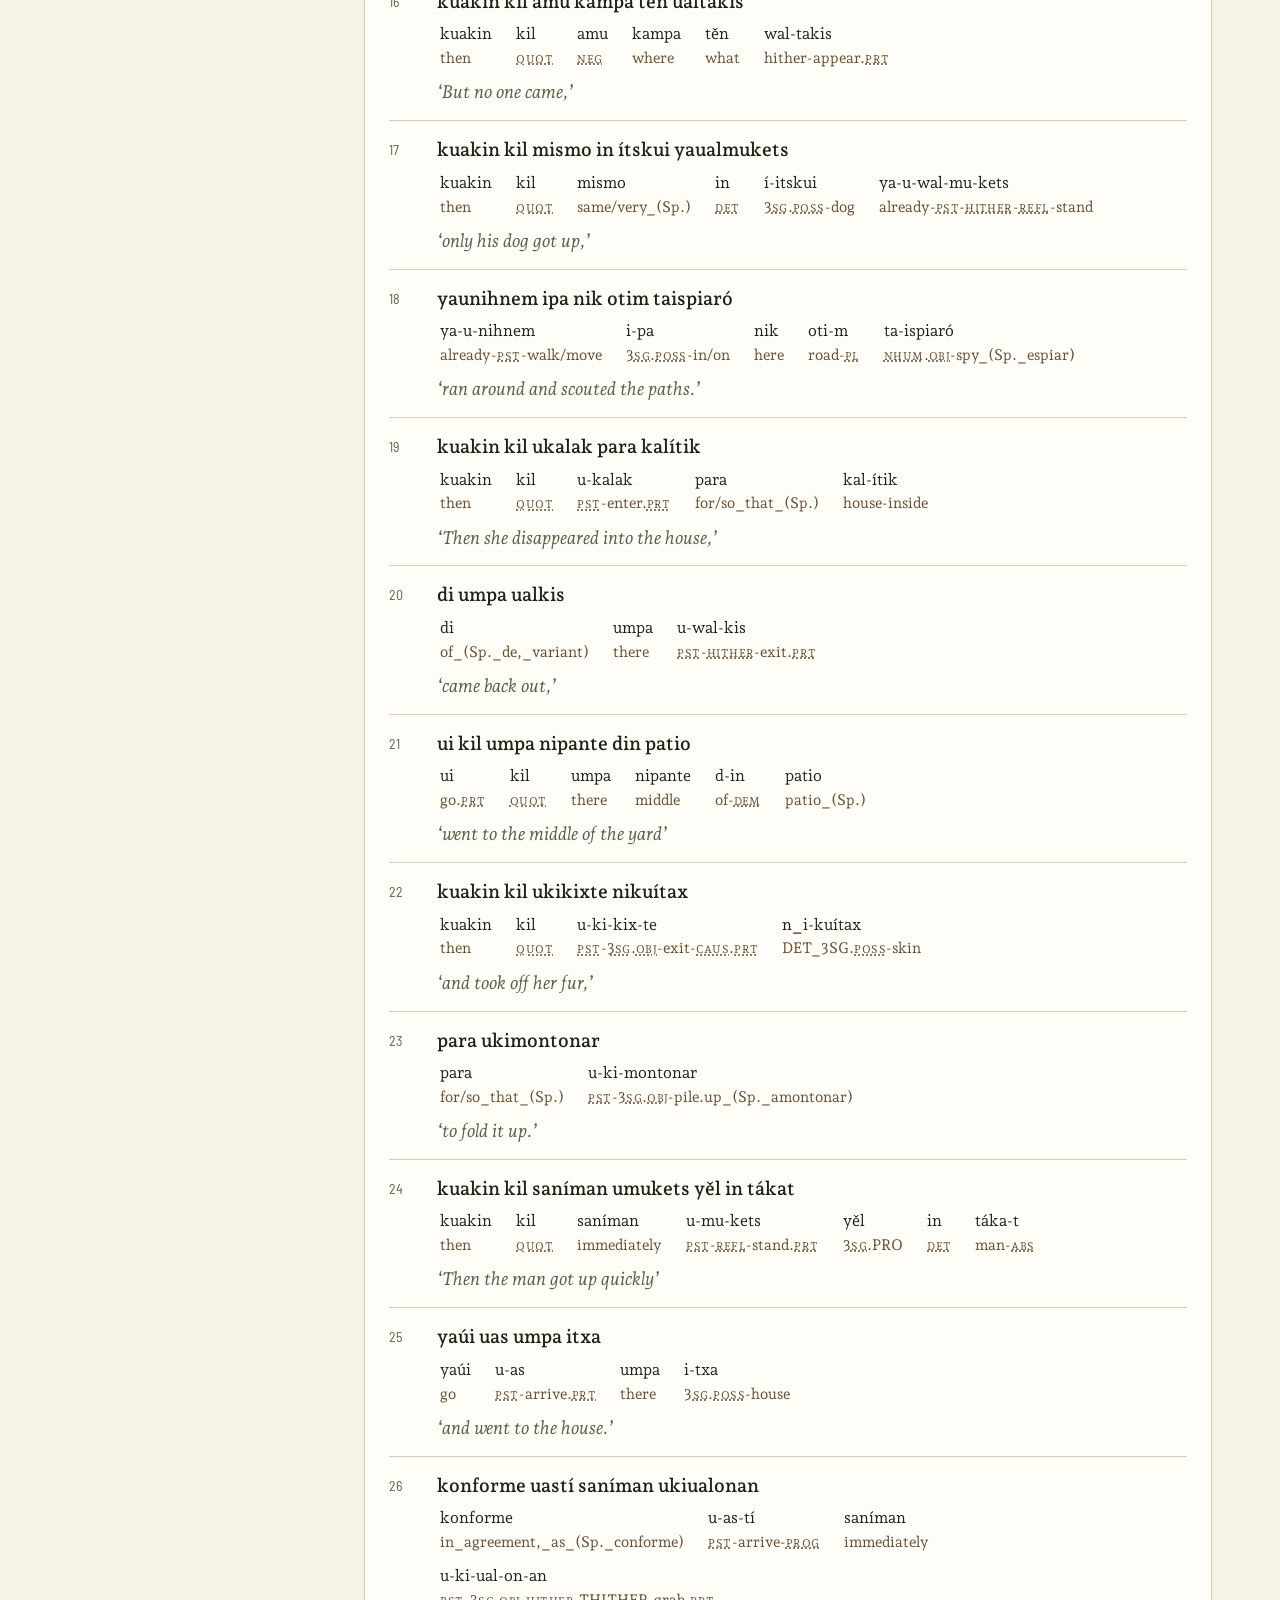
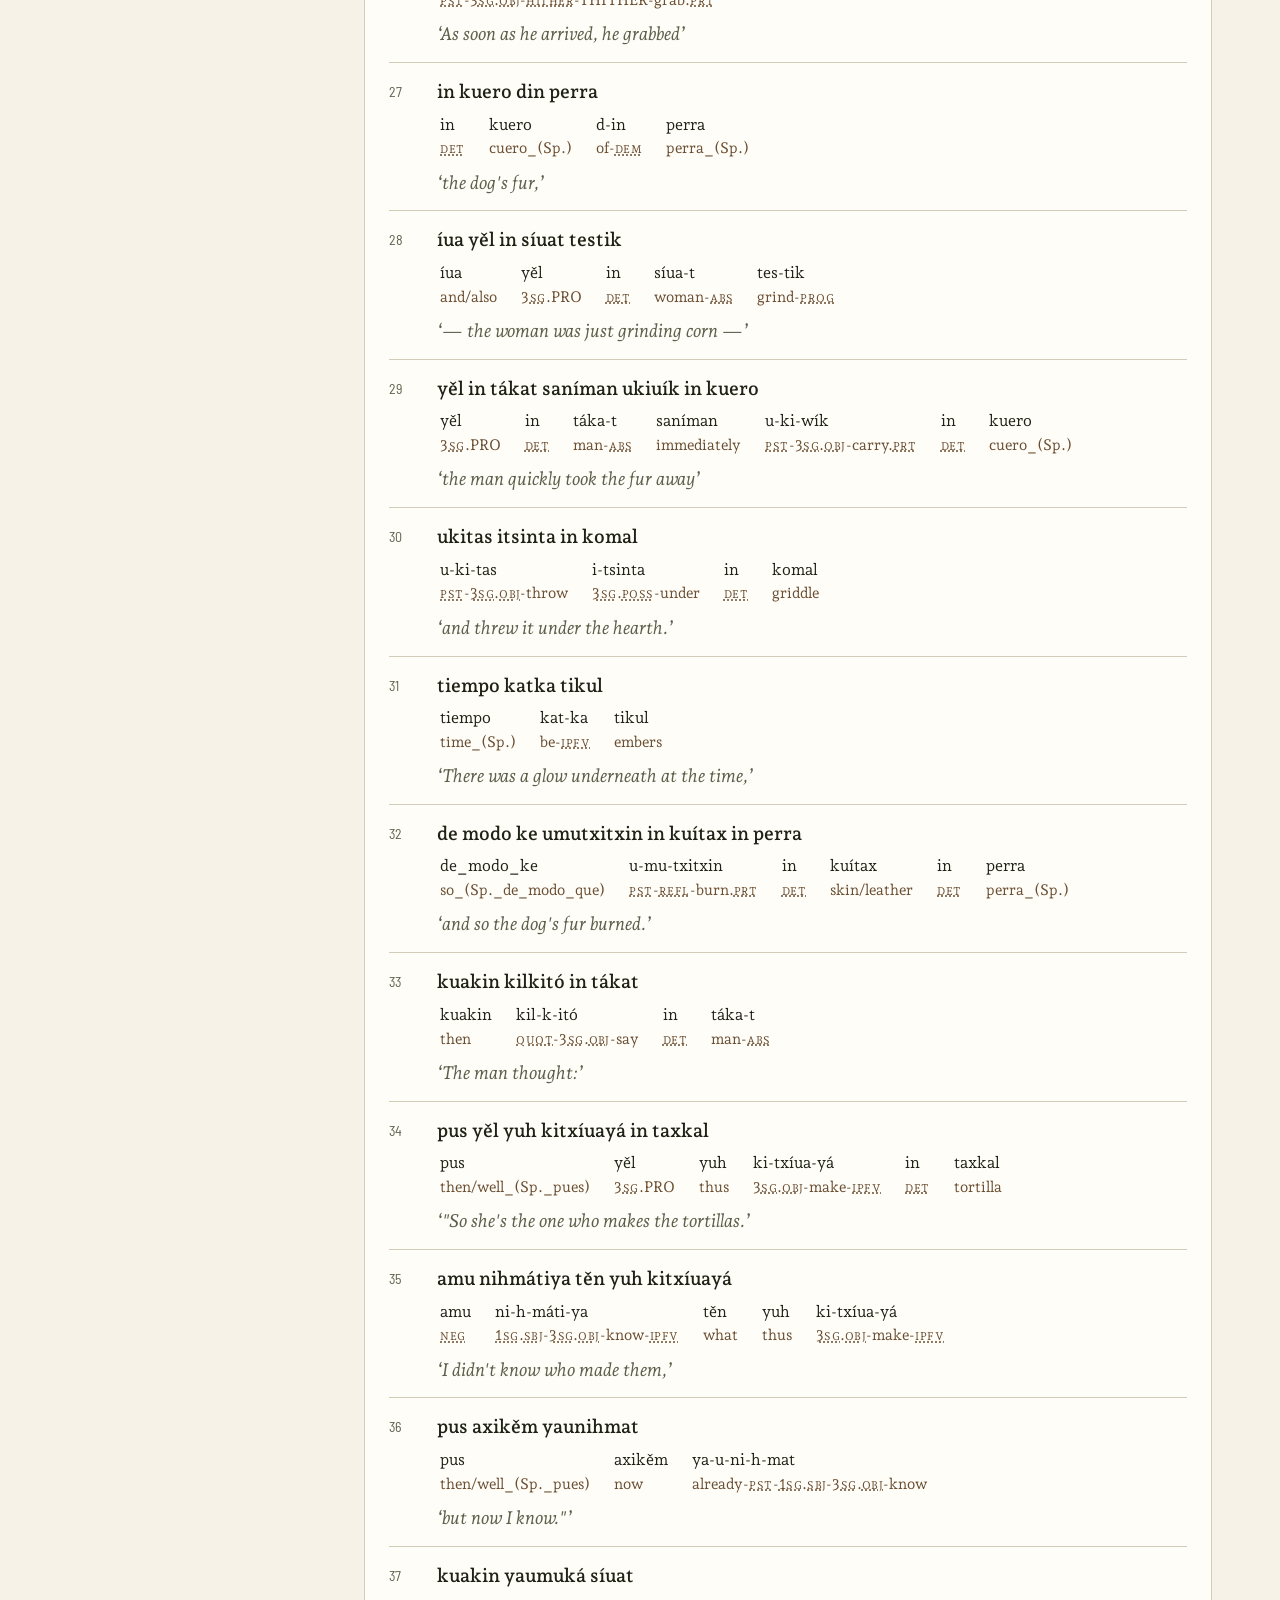
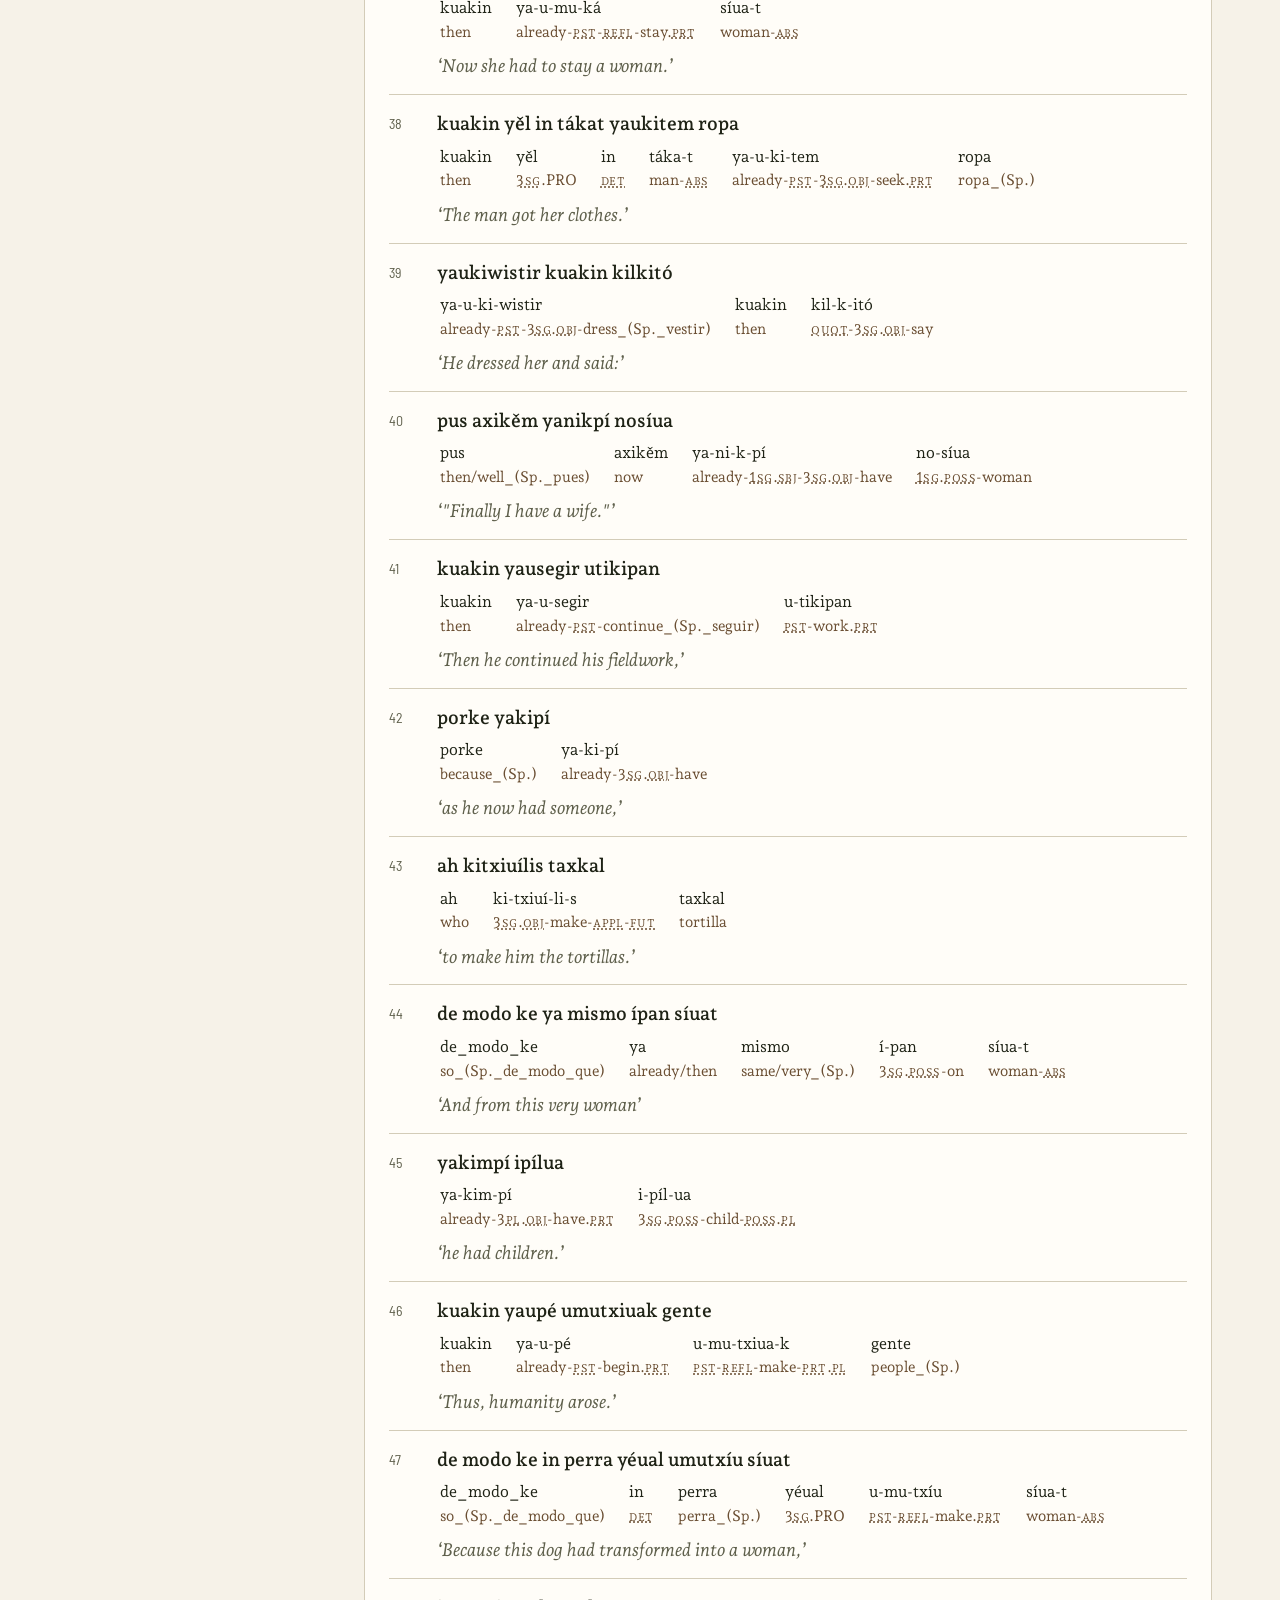
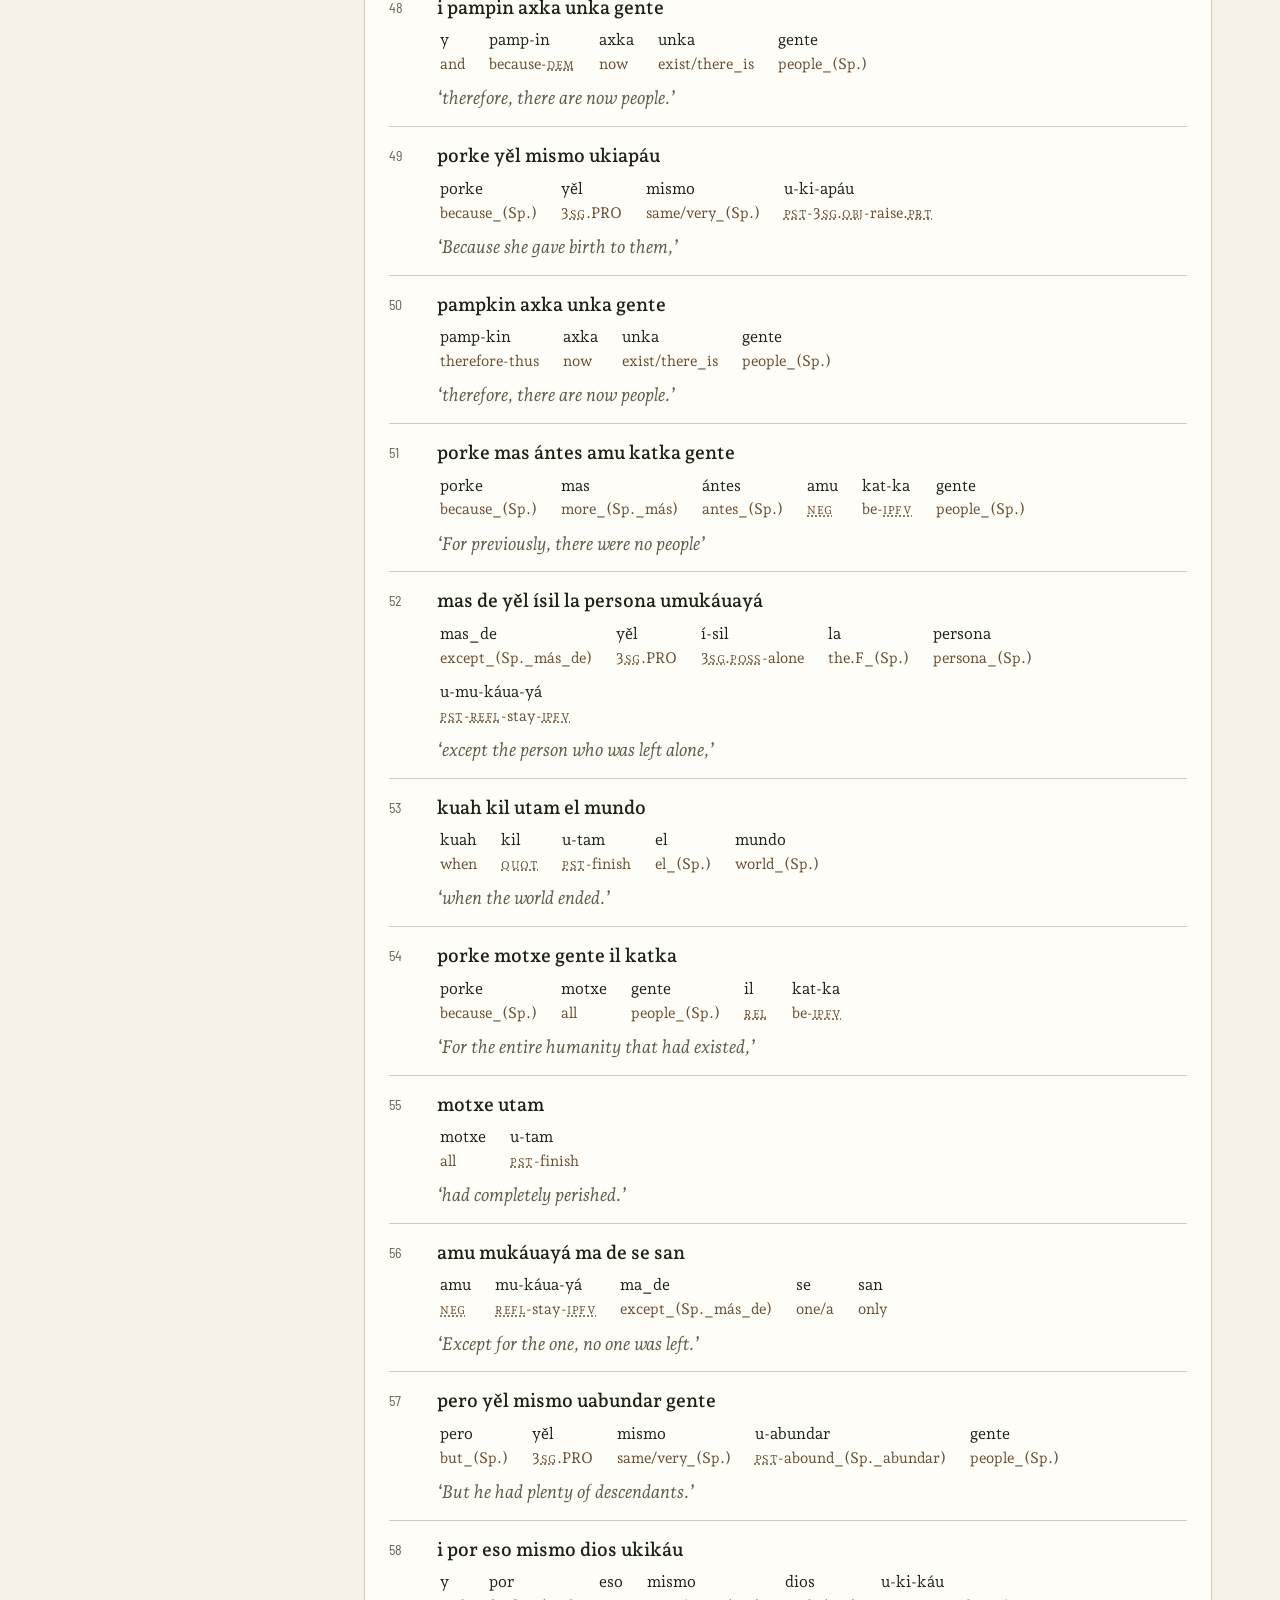
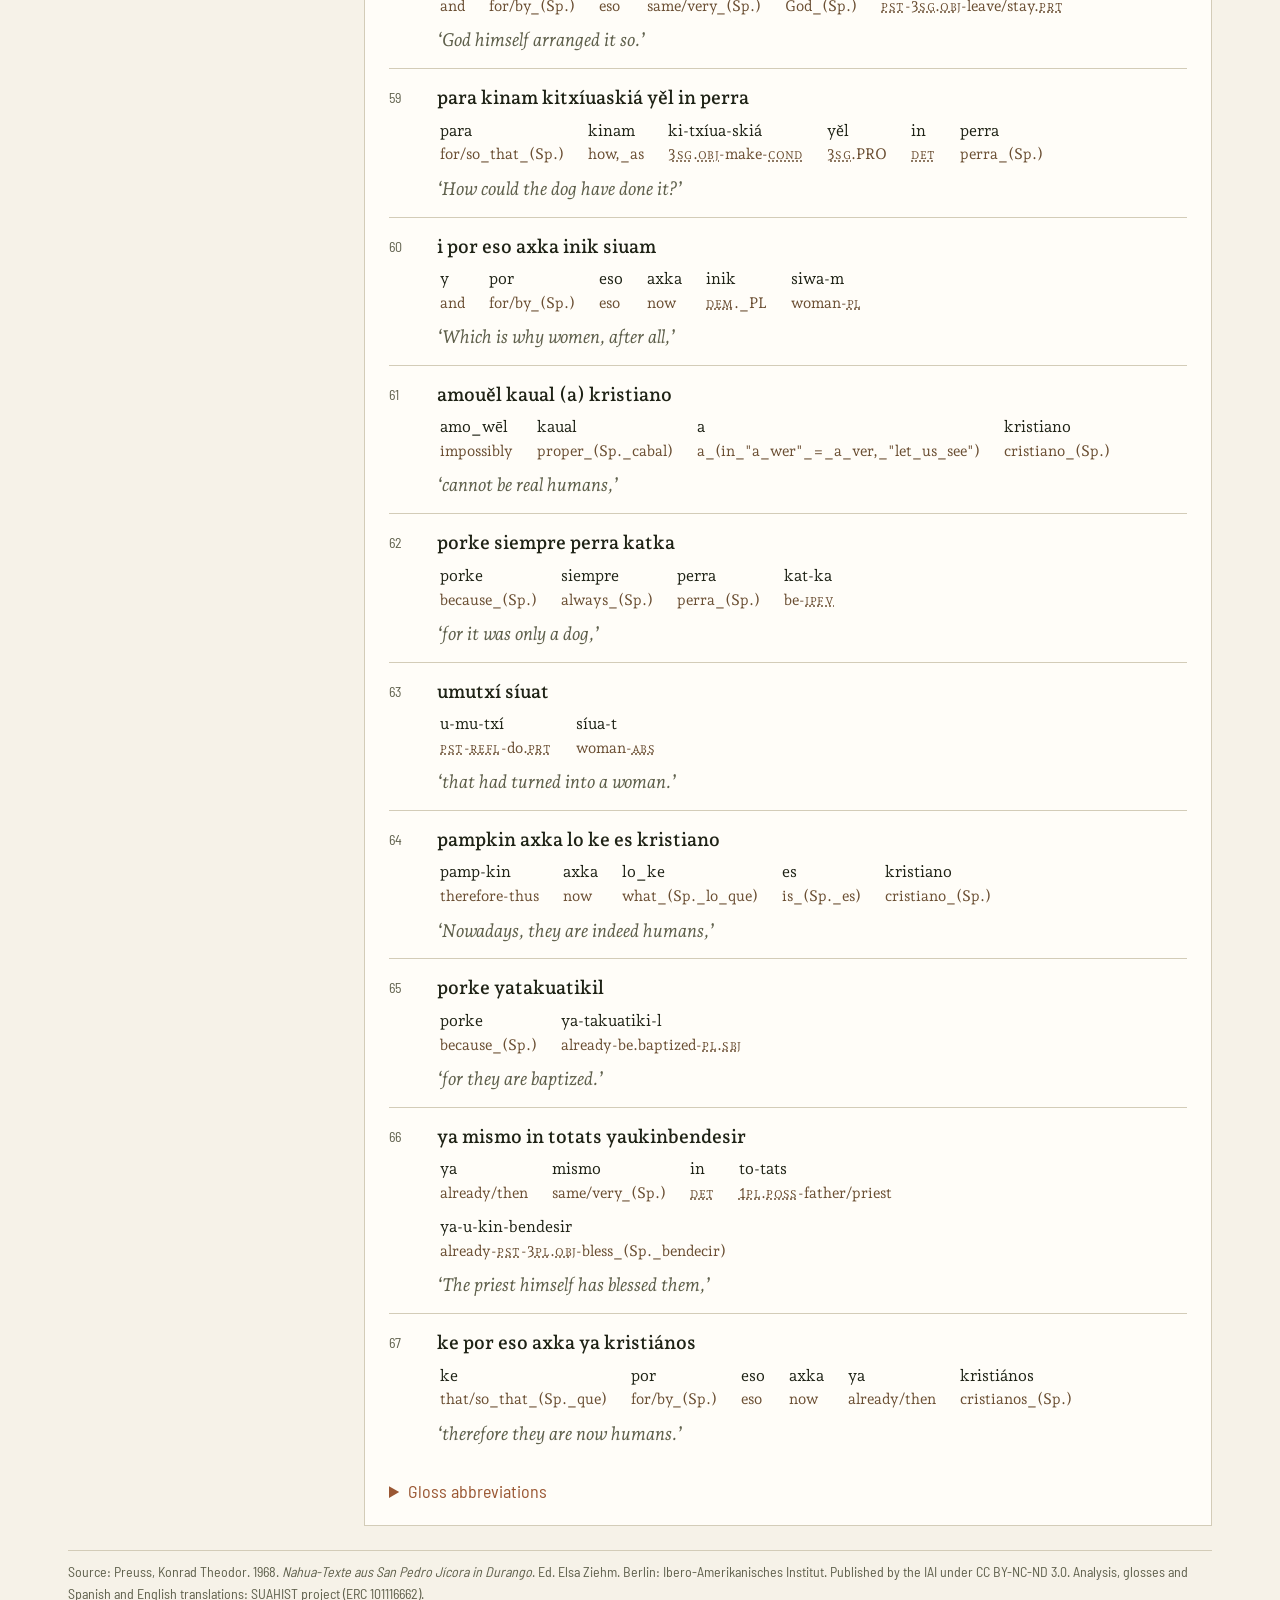
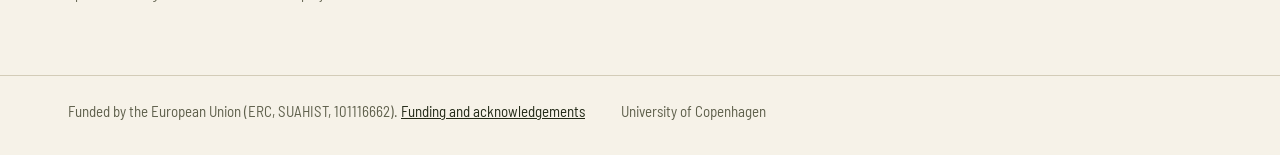
<file: en/suatext/index.html>
<!doctype html>
<html lang="en">
<head>
<meta charset="utf-8">
<meta name="viewport" content="width=device-width, initial-scale=1">
<meta name="robots" content="noindex, nofollow"><!-- remove at launch -->
<title>SUAText · SUALEX</title>
<meta name="description" content="Open-access dictionaries, data and texts for Wixárika, Naayeri and the Nahua languages, from the ERC project SUAHIST.">
<link rel="alternate" hreflang="es" href="https://sualex.org/suatext/">
<link rel="alternate" hreflang="en" href="https://sualex.org/en/suatext/">
<link rel="alternate" hreflang="x-default" href="https://sualex.org/suatext/">
<link rel="icon" href="../../assets/img/favicon.svg" type="image/svg+xml">
<link rel="icon" href="../../assets/img/favicon-32.png" sizes="32x32" type="image/png">
<link rel="apple-touch-icon" href="../../assets/img/apple-touch-icon.png">
<link rel="preload" href="../../assets/fonts/andada-pro-latin-400-normal.woff2" as="font" type="font/woff2" crossorigin>
<link rel="stylesheet" href="../../assets/site.css">
<link rel="stylesheet" href="../../assets/subsites.css">
<meta property="og:title" content="Project · SUALEX">
<meta property="og:description" content="Open-access dictionaries, data and texts for Wixárika, Naayeri and the Nahua languages, from the ERC project SUAHIST.">
<meta property="og:type" content="website">
</head>
<body>
<a class="skip" href="#main">Skip to content</a>
<header class="site-h"><div class="wrap">
  <a class="brand" href="../"><img class="logo" src="../../assets/img/logos/logo-sualex-horizontal.svg" width="736" height="166" alt="SUALEX"><span>Southern Uto-Aztecan language resources</span></a>
  <nav aria-label="Resources">
    <a href="../#recursos">Resources</a>
    <a href="../project/">Project</a>
    <a href="../funding/">Funding</a>
    <a class="lang" href="../../suatext/" hreflang="es" lang="es" title="Cambiar a español">Español</a>
  </nav>
</div></header>
<main id="main" class="sx suatext" data-root="../../">
  <section class="sub"><div class="wrap">
    <img class="slogo" src="../../assets/img/logos/silueta-suatext.svg" width="288" height="270" alt="">
    <div><h1>SUAText</h1><span class="lg">Glossed texts in Uto-Aztecan languages</span></div>
  </div></section>
  <section class="demo"><div class="wrap"><b>Example page with real data.</b> Three texts in Mexicanero (Nahuatl of Durango) from San Pedro Jícora, collected by K. Th. Preuss and published by Elsa Ziehm (1968), with the project’s analysis, glosses and translations. The analysis and the details of each text (narrator, tale type) are still in preparation.</div></section>
  <div class="wrap view" id="tx" data-src="../../assets/suatext/data.json" data-root="../../">
    <p class="datanote" id="tx-err" hidden><b>The texts could not be loaded.</b></p>
    <div class="texts">
      <div>
        <div class="sbar"><input type="search" id="tx-q" placeholder="Search word, gloss or title" aria-label="Search the texts"></div>
        <form class="tfilt" id="tx-filt" aria-label="Filter texts">
          <label for="tx-f-lang">Language</label><select id="tx-f-lang"></select>
          <label for="tx-f-place">Place</label><select id="tx-f-place"></select>
          <label for="tx-f-type">Type / motif</label><select id="tx-f-type"></select>
          <label for="tx-f-narr">Narrator</label><select id="tx-f-narr"></select>
          <label for="tx-f-coll">Collector</label><select id="tx-f-coll"></select>
          <label for="tx-f-y0">Period</label>
          <span class="yr"><input id="tx-f-y0" type="number" value="1900" min="1500" max="2030" aria-label="From year"> – <input id="tx-f-y1" type="number" value="2026" min="1500" max="2030" aria-label="To year"></span>
        </form>
        <p class="count" id="tx-count" style="margin-top:14px"></p>
        <ul class="tlist" id="tx-list"></ul>
      </div>
      <article class="reader" id="tx-reader">
        <div id="tx-head"></div>
        <div class="tiers" style="align-items:center;gap:10px">
          <span class="seg" role="group" aria-label="Layout"><button type="button" id="tx-m1" aria-pressed="true">Interlinear</button><button type="button" id="tx-m2" aria-pressed="false">Original and translation</button></span>
          <label class="lab" for="tx-tl" style="font-size:15px;color:var(--muted)">Translation:</label>
          <select id="tx-tl" style="padding:5px 8px;border:1px solid var(--line);background:var(--paper);font-family:var(--label);font-size:15px">
            <option value="5">Español</option><option value="6" selected>English</option><option value="7">Deutsch (Preuss/Ziehm)</option>
          </select>
        </div>
        <div class="tiers" id="tx-tiers" role="group" aria-label="Visible lines">
          <button type="button" class="chip" data-tier="o" aria-pressed="true">Original</button>
          <button type="button" class="chip" data-tier="m" aria-pressed="true">Analysis</button>
          <button type="button" class="chip" data-tier="g" aria-pressed="true">Gloss</button>
          <button type="button" class="chip" data-tier="t" aria-pressed="true">Translation</button>
          <button type="button" class="chip" data-tier="n" aria-pressed="true">Notes</button>
        </div>
        <p class="datanote">Click a word to see its gloss and how often it appears in the corpus.</p>
        <div id="tx-units"></div><div id="tx-par" hidden></div>
        <details style="margin-top:16px"><summary class="lab" style="cursor:pointer;color:var(--clay)">Gloss abbreviations</summary><p class="lab" id="tx-abbr" style="font-size:15px;margin:6px 0 0"></p></details>
      </article>
    </div>
    <p class="src">Source: Preuss, Konrad Theodor. 1968. <i>Nahua-Texte aus San Pedro Jícora in Durango</i>. Ed. Elsa Ziehm. Berlin: Ibero-Amerikanisches Institut. Published by the IAI under CC BY-NC-ND 3.0. Analysis, glosses and Spanish and English translations: SUAHIST project (ERC 101116662).</p>
  </div>
</main>
<footer class="site-f"><div class="wrap">
  <span>Funded by the European Union (ERC, SUAHIST, 101116662). <a href="../funding/">Funding and acknowledgements</a></span>
  <span>University of Copenhagen</span>
  
</div></footer>
<script src="../../assets/suatext/suatext.js"></script>
</body>
</html>
</file>
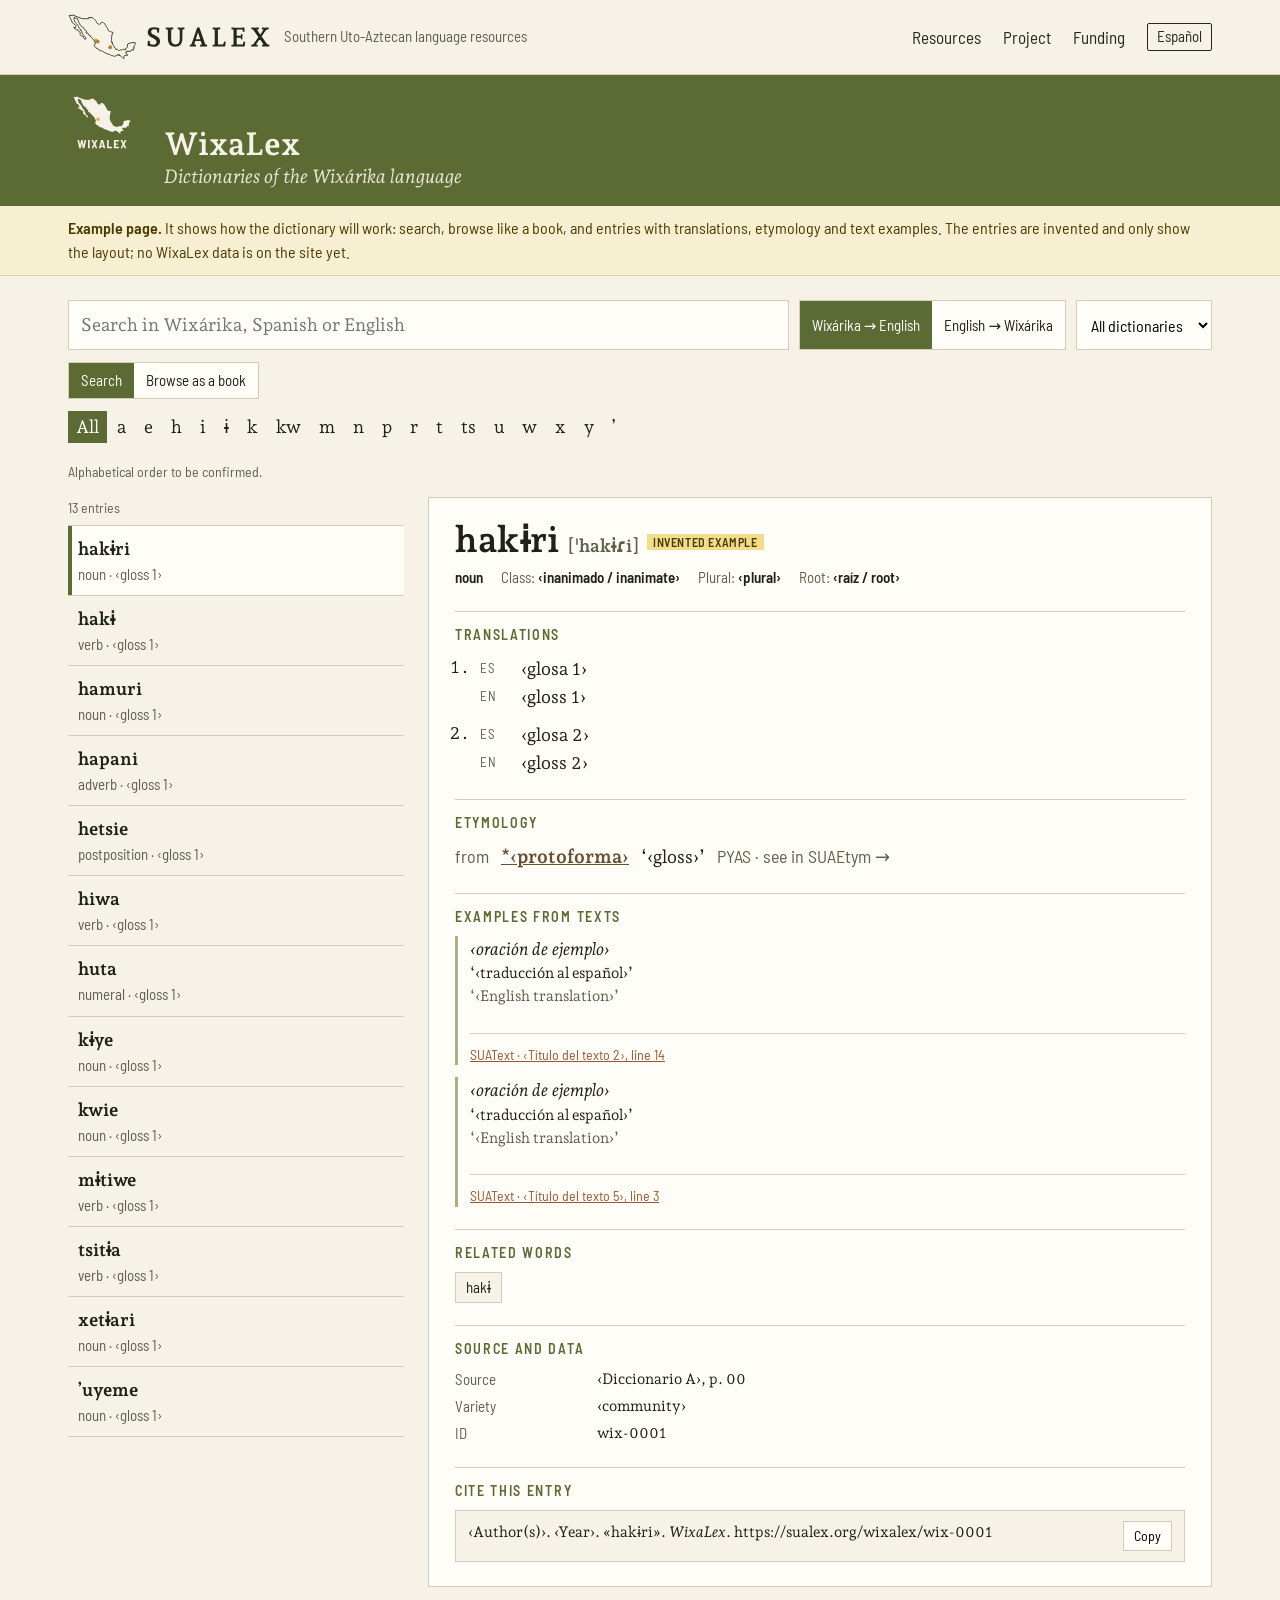
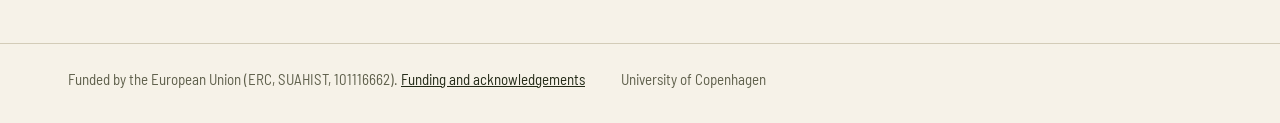
<file: en/wixalex/index.html>
<!doctype html>
<html lang="en">
<head>
<meta charset="utf-8">
<meta name="viewport" content="width=device-width, initial-scale=1">
<meta name="robots" content="noindex, nofollow"><!-- remove at launch -->
<title>WixaLex · SUALEX</title>
<meta name="description" content="Open-access dictionaries, data and texts for Wixárika, Naayeri and the Nahua languages, from the ERC project SUAHIST.">
<link rel="alternate" hreflang="es" href="https://sualex.org/wixalex/">
<link rel="alternate" hreflang="en" href="https://sualex.org/en/wixalex/">
<link rel="alternate" hreflang="x-default" href="https://sualex.org/wixalex/">
<link rel="icon" href="../../assets/img/favicon.svg" type="image/svg+xml">
<link rel="icon" href="../../assets/img/favicon-32.png" sizes="32x32" type="image/png">
<link rel="apple-touch-icon" href="../../assets/img/apple-touch-icon.png">
<link rel="preload" href="../../assets/fonts/andada-pro-latin-400-normal.woff2" as="font" type="font/woff2" crossorigin>
<link rel="stylesheet" href="../../assets/site.css">
<link rel="stylesheet" href="../../assets/subsites.css">
<meta property="og:title" content="Project · SUALEX">
<meta property="og:description" content="Open-access dictionaries, data and texts for Wixárika, Naayeri and the Nahua languages, from the ERC project SUAHIST.">
<meta property="og:type" content="website">
</head>
<body>
<a class="skip" href="#main">Skip to content</a>
<header class="site-h"><div class="wrap">
  <a class="brand" href="../"><img class="logo" src="../../assets/img/logos/logo-sualex-horizontal.svg" width="736" height="166" alt="SUALEX"><span>Southern Uto-Aztecan language resources</span></a>
  <nav aria-label="Resources">
    <a href="../#recursos">Resources</a>
    <a href="../project/">Project</a>
    <a href="../funding/">Funding</a>
    <a class="lang" href="../../wixalex/" hreflang="es" lang="es" title="Cambiar a español">Español</a>
  </nav>
</div></header>
<main id="main" class="sx wixalex" data-root="../../">
  <section class="sub"><div class="wrap">
    <img class="slogo" src="../../assets/img/logos/silueta-wixalex.svg" width="288" height="270" alt="">
    <div><h1>WixaLex</h1><span class="lg">Dictionaries of the Wixárika language</span></div>
  </div></section>
  <section class="demo"><div class="wrap"><b>Example page.</b> It shows how the dictionary will work: search, browse like a book, and entries with translations, etymology and text examples. The entries are invented and only show the layout; no WixaLex data is on the site yet.</div></section>
  <div class="wrap view" id="wx" data-root="../../">
    <div class="sbar" id="wx-sbar">
      <input type="search" id="wx-q" placeholder="Search in Wixárika, Spanish or English" aria-label="Search">
      <span class="seg" role="group" aria-label="Search direction"><button type="button" id="wx-d1" aria-pressed="true">Wixárika → English</button><button type="button" id="wx-d2" aria-pressed="false">English → Wixárika</button></span>
      <select id="wx-src" aria-label="Dictionary"><option>All dictionaries</option><option>‹Diccionario A›</option><option>‹Diccionario B›</option></select>
    </div>
    <div class="seg" role="group" aria-label="View" style="margin-bottom:12px"><button type="button" id="wx-t1" aria-pressed="true">Search</button><button type="button" id="wx-t2" aria-pressed="false">Browse as a book</button></div>
    <div class="abc" id="wx-abc" role="group" aria-label="Browse by letter"></div>
    <p class="datanote">Alphabetical order to be confirmed.</p>
    <div class="panes" id="wx-search">
      <div><p class="count" id="wx-count"></p><ul class="results" id="wx-res"></ul></div>
      <article class="entry" id="wx-entry"></article>
    </div>
    <div id="wx-book" hidden></div>
  </div>
</main>
<footer class="site-f"><div class="wrap">
  <span>Funded by the European Union (ERC, SUAHIST, 101116662). <a href="../funding/">Funding and acknowledgements</a></span>
  <span>University of Copenhagen</span>
  
</div></footer>
<script src="../../assets/wixalex/wixalex.js"></script>
</body>
</html>
</file>
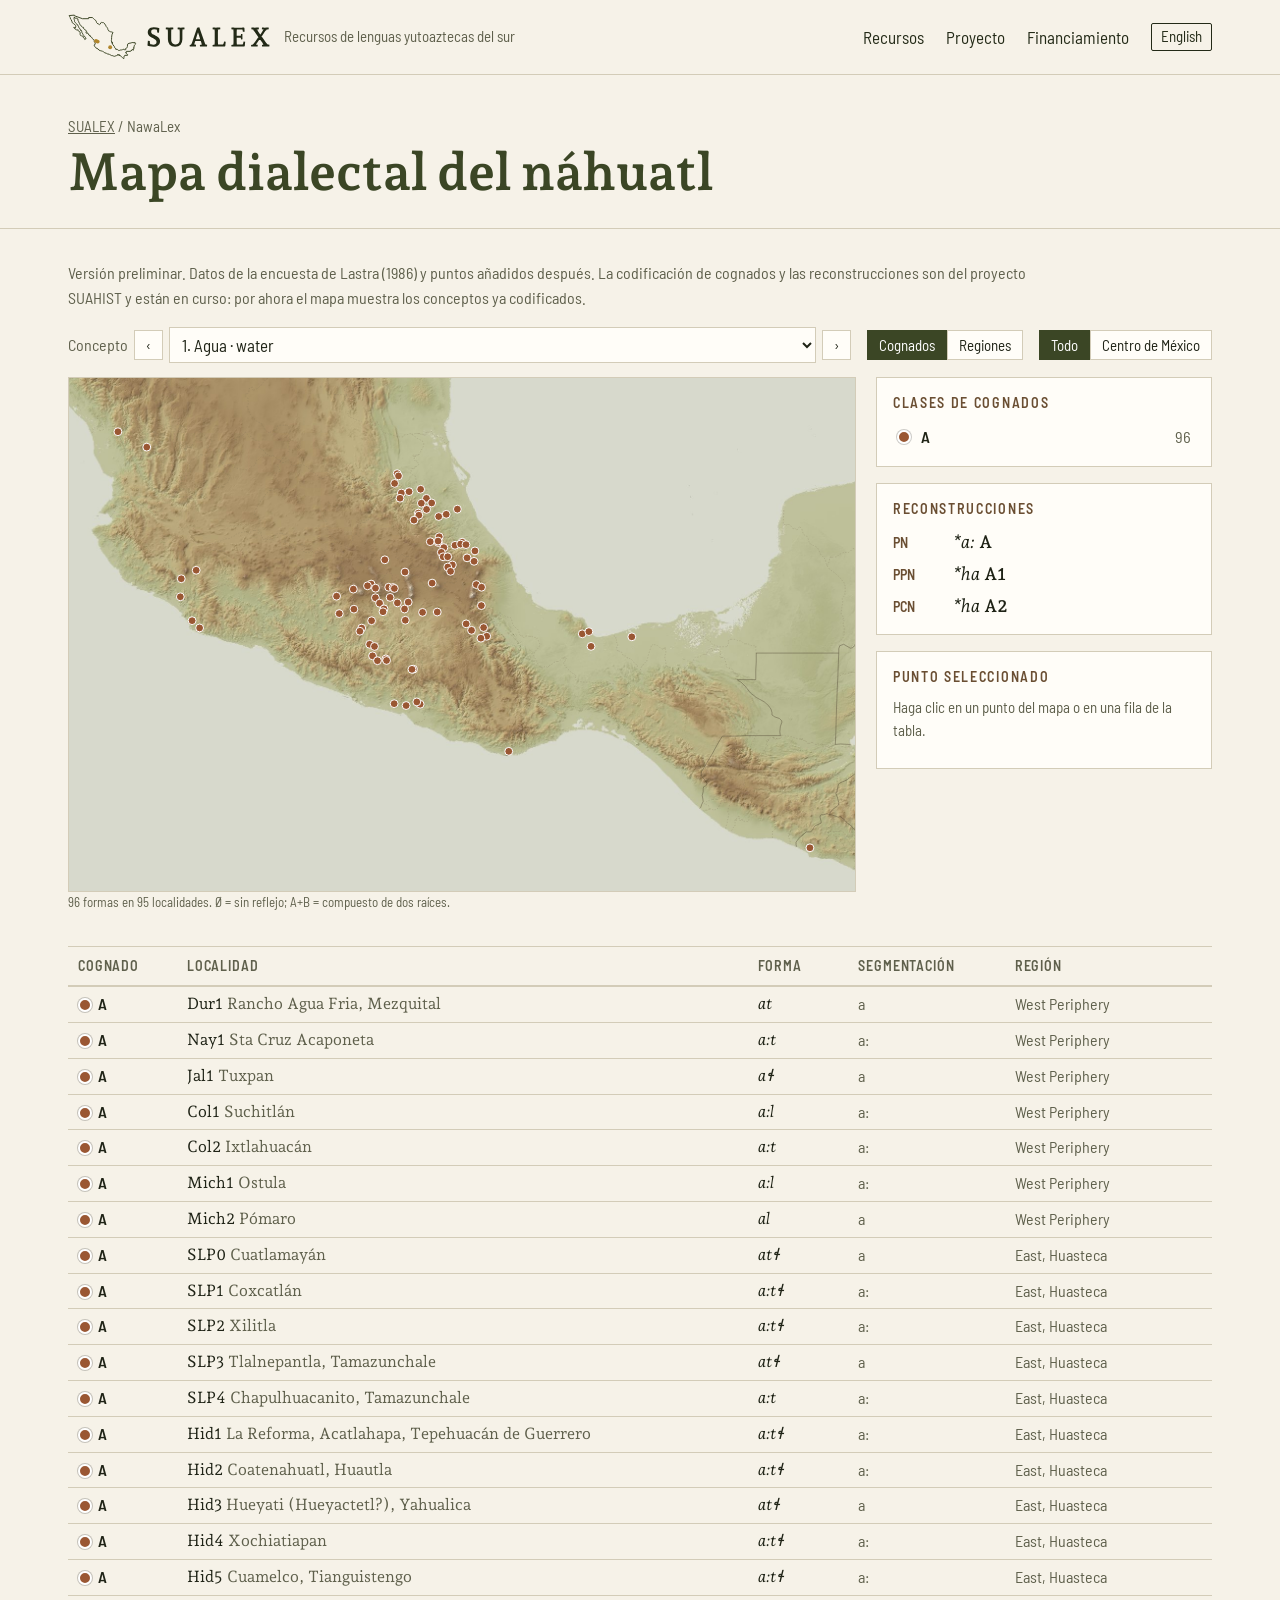
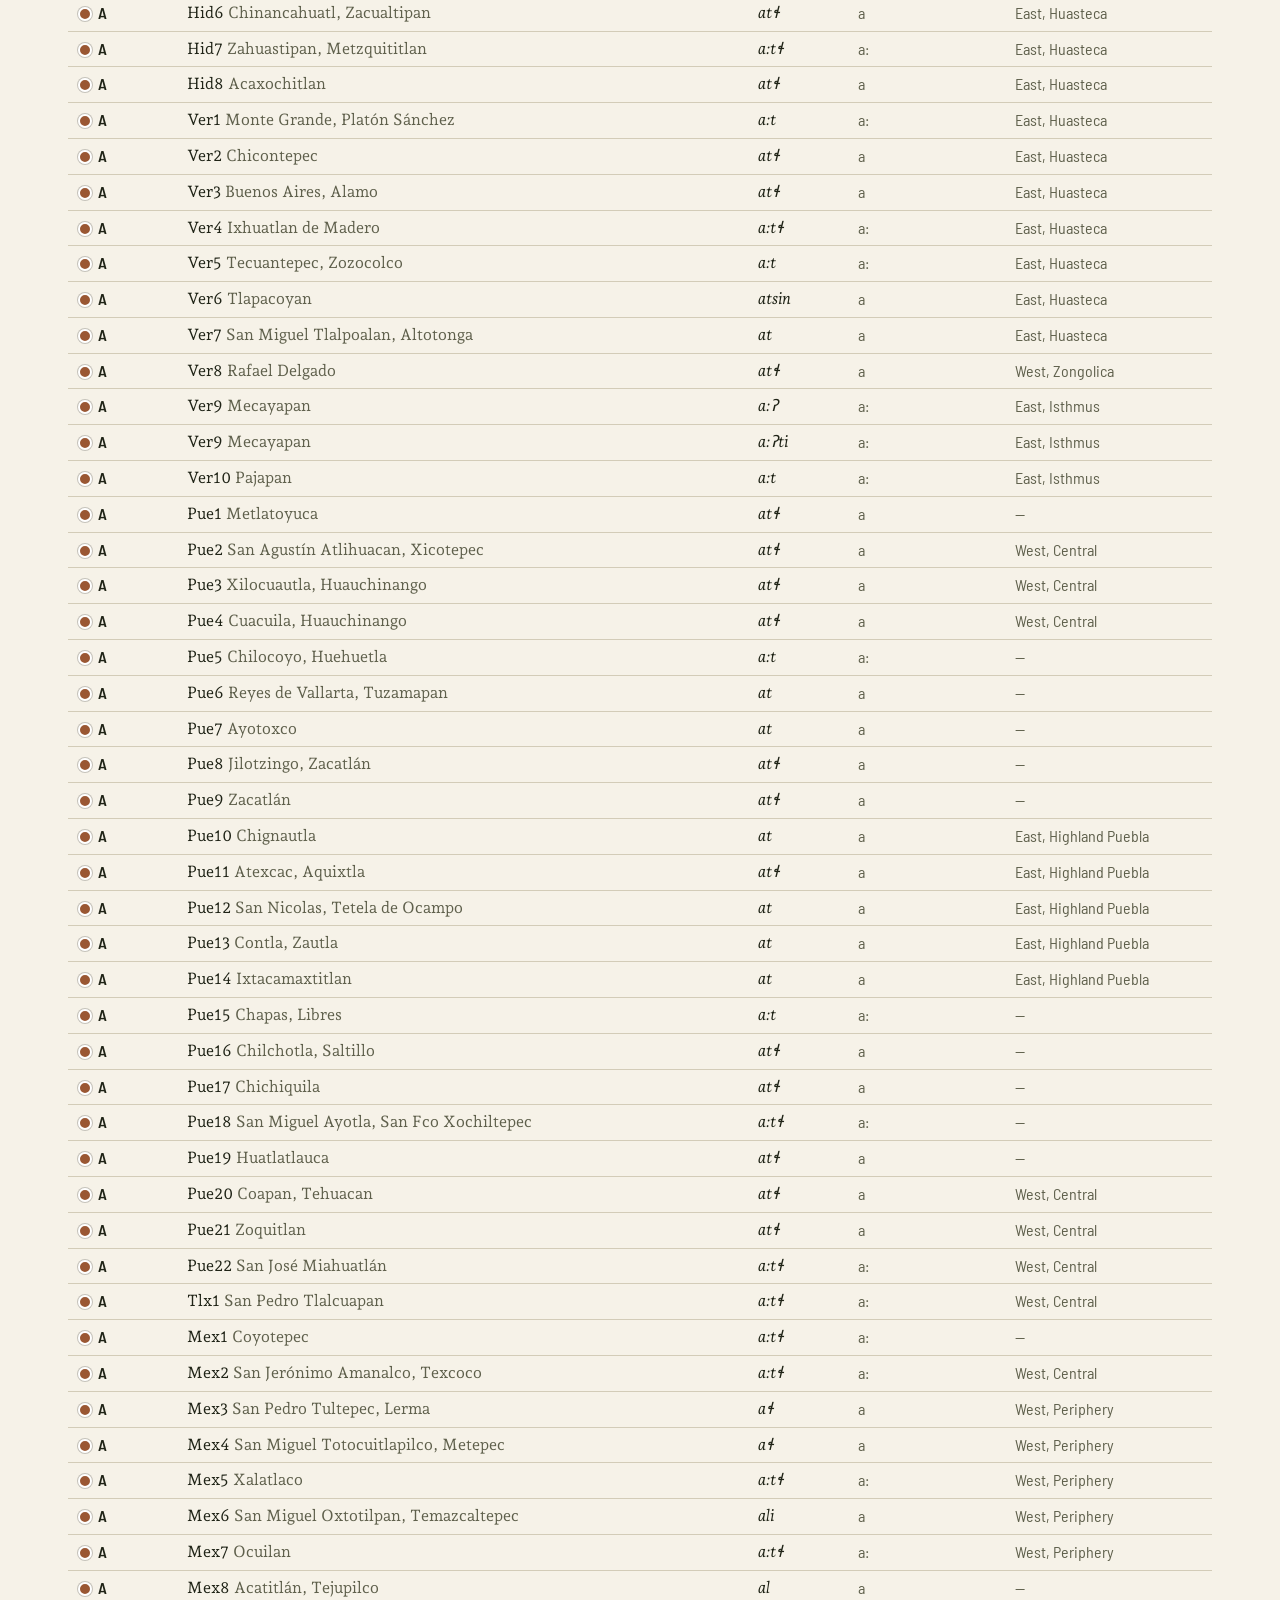
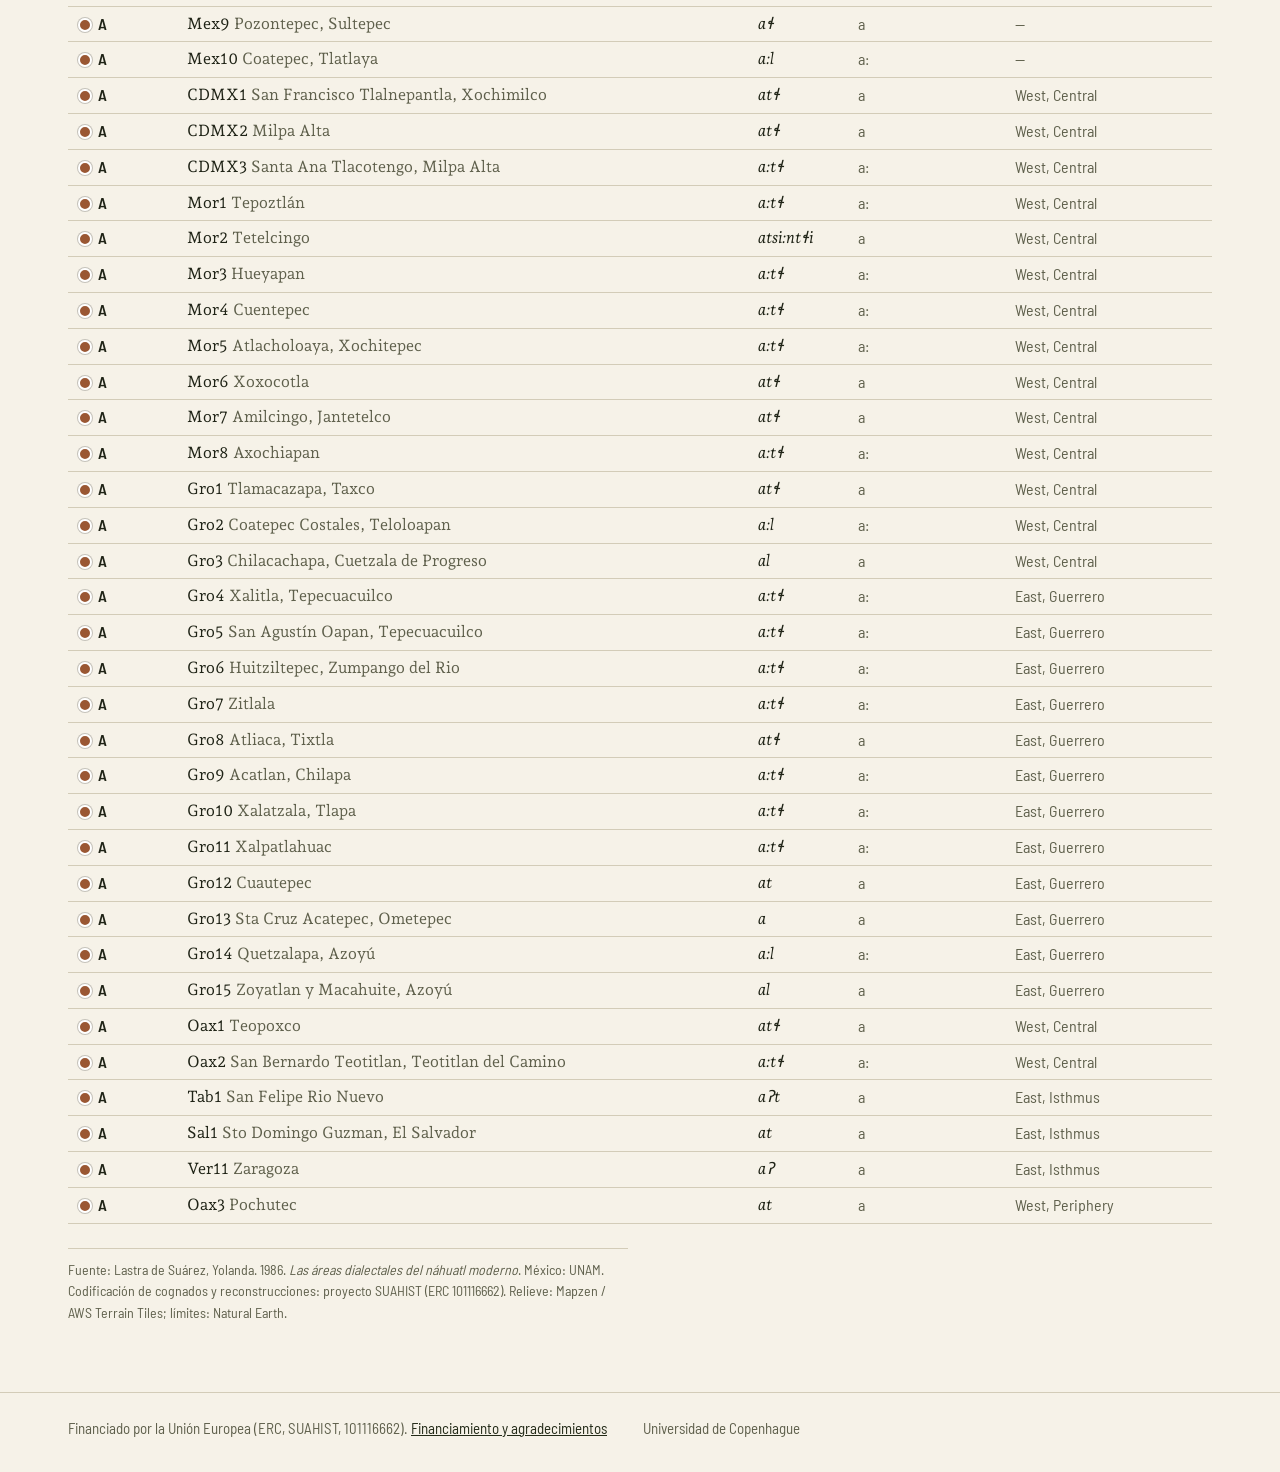
<file: nawalex/mapa/index.html>
<!doctype html>
<html lang="es">
<head>
<meta charset="utf-8">
<meta name="viewport" content="width=device-width, initial-scale=1">
<meta name="robots" content="noindex, nofollow"><!-- remove at launch -->
<title>Mapa dialectal del náhuatl · SUALEX</title>
<meta name="description" content="Diccionarios, datos y textos de acceso abierto para el wixárika, el naayeri y las lenguas nahuas, del proyecto ERC SUAHIST.">
<link rel="alternate" hreflang="es" href="https://sualex.org/nawalex/mapa/">
<link rel="alternate" hreflang="en" href="https://sualex.org/en/nawalex/map/">
<link rel="alternate" hreflang="x-default" href="https://sualex.org/nawalex/mapa/">
<link rel="icon" href="../../assets/img/favicon.svg" type="image/svg+xml">
<link rel="icon" href="../../assets/img/favicon-32.png" sizes="32x32" type="image/png">
<link rel="apple-touch-icon" href="../../assets/img/apple-touch-icon.png">
<link rel="preload" href="../../assets/fonts/andada-pro-latin-400-normal.woff2" as="font" type="font/woff2" crossorigin>
<link rel="stylesheet" href="../../assets/site.css">
<link rel="stylesheet" href="../../assets/nawalex/map.css">
<meta property="og:title" content="Proyecto · SUALEX">
<meta property="og:description" content="Diccionarios, datos y textos de acceso abierto para el wixárika, el naayeri y las lenguas nahuas, del proyecto ERC SUAHIST.">
<meta property="og:type" content="website">
</head>
<body>
<a class="skip" href="#main">Ir al contenido</a>
<header class="site-h"><div class="wrap">
  <a class="brand" href="../../"><img class="logo" src="../../assets/img/logos/logo-sualex-horizontal.svg" width="736" height="166" alt="SUALEX"><span>Recursos de lenguas yutoaztecas del sur</span></a>
  <nav aria-label="Recursos">
    <a href="../../#recursos">Recursos</a>
    <a href="../../proyecto/">Proyecto</a>
    <a href="../../financiamiento/">Financiamiento</a>
    <a class="lang" href="../../en/nawalex/map/" hreflang="en" lang="en" title="Switch to English">English</a>
  </nav>
</div></header>
<main id="main">
  <section class="page-h"><div class="wrap">
    <p class="crumb"><a href="../../">SUALEX</a> / NawaLex</p>
    <h1>Mapa dialectal del náhuatl</h1>
  </div></section>
  <section class="content nmap"><div class="wrap">
    <p class="intro-note">Versión preliminar. Datos de la encuesta de Lastra (1986) y puntos añadidos después. La codificación de cognados y las reconstrucciones son del proyecto SUAHIST y están en curso: por ahora el mapa muestra los conceptos ya codificados.</p>
    <p class="intro-note" id="maperr" hidden><b>No se pudieron cargar los datos del mapa.</b></p>
    <div class="ctl">
      <div class="grow"><label for="concept" id="t-concept"></label>
        <div class="nav"><button type="button" id="prev" aria-label="Concepto anterior">‹</button></div>
        <select id="concept"></select>
        <div class="nav"><button type="button" id="next" aria-label="Concepto siguiente">›</button></div>
      </div>
      <div class="seg" role="group" aria-label="Colorear por"><button type="button" id="v-cog" aria-pressed="true"></button><button type="button" id="v-reg" aria-pressed="false"></button></div>
      <div class="zoom" role="group" aria-label="Zoom"><button type="button" id="z-all" aria-pressed="true"></button><button type="button" id="z-cen" aria-pressed="false"></button></div>
    </div>
    <div class="mapgrid">
      <div>
        <div class="mapbox">
          <svg id="map" data-src="../../assets/nawalex/data.json" viewBox="0 0 1600 1045" role="img" aria-labelledby="t-maptitle">
            <title id="t-maptitle">Mapa de los puntos de la encuesta del náhuatl</title>
            <image href="../../assets/nawalex/relief.jpg" x="0" y="0" width="1600" height="1045"/>
            <path class="st" d="M226 475L225 475M1113 726L1111 730M1597 880L1595 880L1594 879L1593 879L1591 878L1590 877L1589 875L1589 874L1589 871L1588 870L1582 865L1581 864L1581 861L1579 859L1574 858M1574 858L1573 859L1570 860L1568 860M1604 876L1602 876M1602 876L1601 876L1600 876L1598 877L1597 878L1597 879L1598 880L1597 880M1606 876L1604 876M1611 840L1610 840L1610 839L1609 838L1609 837L1610 834L1611 830L1611 829L1612 827L1614 825L1614 824L1614 823L1614 822L1613 821L1613 819L1614 817L1613 816L1611 815L1609 813L1608 811L1608 810L1608 809L1608 808L1604 804L1604 803M1614 839L1611 840M1675 848L1675 844L1674 842L1671 839L1669 839L1668 837L1669 833L1670 832L1671 828L1672 827L1672 826L1671 826L1670 825L1668 824L1665 822L1664 821L1663 819L1664 818L1667 814L1668 812L1666 811L1665 811L1664 810L1662 806L1662 797L1661 796L1659 796L1658 795L1657 794L1655 793L1653 791L1652 791L1652 790L1651 790L1651 789L1651 788L1652 787L1651 786L1652 785L1651 785L1651 784L1649 783L1641 781L1636 780M1636 780L1631 782M1675 848L1675 852L1671 853L1669 856L1668 856L1667 857L1666 858L1666 859L1667 860L1668 863L1667 865M1692 840L1690 841L1688 842L1686 844L1684 846L1677 851M1677 851L1676 850L1675 850L1675 848M1692 769L1690 767L1691 766L1690 765L1690 764M1690 788L1691 787L1690 785L1689 784L1689 783L1690 781L1691 780L1692 779L1692 778M1688 788L1689 788L1690 788M1680 809L1680 808L1680 807L1680 806L1680 805L1681 805L1681 804L1680 803L1681 802L1682 802L1682 801L1682 800L1683 800L1684 800L1685 799L1686 798L1688 794L1690 793L1690 792L1690 791L1689 790L1688 789L1687 788L1688 788M1681 814L1681 813L1681 812L1681 810L1681 809M1681 809L1680 809M1689 817L1688 817L1688 816L1687 815L1686 814L1685 814L1683 813M1683 813L1681 814M1691 817L1690 817M1690 817L1689 817M1689 890L1688 889L1687 887M1690 906L1691 906M1690 909L1689 907L1690 906M1664 866L1665 866L1667 865M1659 865L1662 866L1664 866M1649 866L1654 866L1659 865M1642 866L1649 866M1687 887L1688 887L1688 886L1687 885L1684 881L1683 880L1683 879L1683 878L1682 877L1680 876L1679 875L1678 874L1678 873L1678 872L1677 871L1676 870L1675 869L1673 868L1670 867L1669 867L1668 867L1668 866L1667 865M1687 887L1683 890L1682 891L1681 892L1680 892M1680 892L1679 891L1678 891M1678 891L1678 892L1677 893L1678 896L1676 899L1675 900L1674 901L1673 901L1673 902L1673 903L1672 904L1668 904L1665 907L1664 909L1663 911L1662 912L1659 913L1658 914L1653 920L1653 921M1653 921L1652 921M1652 921L1653 922L1653 923L1654 925L1653 930L1654 930M1606 876L1607 876L1608 878L1605 885L1605 886L1605 887L1604 887L1601 888M1601 888L1599 888L1598 888M1598 888L1598 889L1598 890L1599 891L1597 892M1597 892L1596 891L1595 891L1594 889M1594 889L1593 890L1593 891L1593 892L1592 893L1592 894L1589 895L1587 896L1586 897L1585 898L1585 899L1584 899L1584 900L1584 903L1584 906L1584 909M1629 850L1627 848L1625 844L1623 838L1618 838M1618 838L1614 839M1636 849L1635 847L1634 846M1634 846L1633 846L1632 847L1631 849L1629 850M1643 858L1641 858L1640 857L1638 855L1638 854L1640 850L1639 848M1639 848L1636 849M1642 866L1644 862L1644 859L1644 858M1644 858L1643 858M1614 839L1615 842L1614 845L1613 846L1613 847L1612 848L1612 849L1611 850L1611 851L1611 853L1612 854L1613 856L1613 858L1613 859L1610 860L1607 860M1607 860L1602 859M1602 859L1601 860L1600 861L1601 862L1602 864L1604 867L1605 868L1606 870L1606 876M1642 866L1643 867L1644 873L1642 877L1642 879L1641 880L1640 881L1638 883L1636 883M1636 883L1632 883M1632 883L1629 884L1628 885L1627 885L1628 890L1630 892L1632 894L1634 894L1635 895L1636 900L1636 902L1635 904L1635 905L1636 906L1637 906L1637 907L1638 907M1639 907L1640 907L1642 907L1643 908L1644 909L1643 909L1643 910L1643 911L1644 913L1644 917L1644 918L1644 919L1643 919L1643 920L1643 921L1642 922L1641 922L1639 924L1634 927L1631 928L1629 930L1628 932M1638 907L1639 907M1419 854L1418 856L1418 858L1418 860L1418 861L1419 863L1419 864L1418 864L1418 865L1417 868L1414 870L1410 874L1408 878L1408 881L1408 882M1419 854L1421 856L1423 856L1424 857M1426 856L1427 857L1430 861L1431 864L1432 865L1433 866L1433 867L1432 869L1433 870L1432 871L1431 872L1431 880L1430 884M1424 857L1426 856M1429 841L1429 843L1429 844L1428 844L1428 845L1427 845L1426 845L1425 846L1424 846M1424 846L1423 846L1423 847L1422 847L1422 848L1421 851L1419 854M1470 864L1470 866L1469 866L1469 867L1468 867L1465 870L1465 872L1465 874L1464 874L1464 875L1464 876L1463 879M1453 842L1452 844L1451 845L1451 846L1452 846L1453 847M1457 846L1458 846L1458 847L1459 850L1459 852L1459 853L1458 854L1458 855L1458 856L1460 858L1461 859L1467 861L1468 862L1469 863L1470 864M1453 847L1453 846L1455 846L1457 846M1503 844L1505 844M1482 859L1483 859L1486 853L1488 853L1491 852L1494 851L1497 850L1500 845L1501 844L1502 844L1503 844M1479 858L1481 858L1482 859M1470 864L1471 864L1471 863L1473 862L1473 861L1473 860L1474 860L1476 859L1479 858M1416 839L1411 838M1411 838L1410 838L1409 838L1407 838L1401 838M1401 838L1400 838M1400 838L1398 839L1397 839L1396 840L1395 840L1395 841L1393 847L1392 848L1390 849M1429 841L1428 841L1425 840L1422 839L1420 839M1420 839L1416 839M1390 849L1390 850L1391 857L1391 859L1391 861L1389 866L1388 867L1388 868L1388 870L1387 878M1358 850L1357 854L1355 857M1381 841L1382 841L1382 843L1383 844L1384 845L1385 845L1386 845L1387 846L1387 847L1386 847L1386 848L1385 848L1385 849L1386 850L1386 851M1388 848L1390 849M1386 851L1387 851L1387 850L1388 849L1388 848M1452 840L1452 841L1453 842M1447 842L1448 842L1449 842L1450 841L1450 840L1452 840M1445 841L1445 842L1446 842L1447 842M1438 843L1440 843L1442 842L1444 841L1445 841M1429 841L1432 843M1434 842L1435 843M1432 843L1434 842M1436 843L1438 843M1435 843L1436 843M1492 817L1490 818L1486 821L1478 826L1464 837L1462 841L1462 843L1457 844M1457 844L1454 843L1453 842M1429 841L1428 839L1428 838L1427 837L1426 837L1426 836L1424 835L1425 833L1425 832L1416 827L1409 818L1410 807M1501 817L1498 817L1497 818M1497 818L1492 817M1482 806L1472 805L1468 804L1467 804M1467 804L1466 804L1466 805L1465 808L1464 809L1464 810L1463 811L1462 812L1461 812M1492 817L1496 811L1497 808L1497 807L1497 806L1496 806L1495 805L1495 804L1494 804M1494 804L1490 805L1489 805L1486 806L1482 806M1451 807L1448 807L1445 807L1443 807M1461 812L1460 811L1455 808L1453 807M1453 807L1451 807M1351 841L1350 841L1350 840L1348 839L1348 838L1348 837L1348 836L1347 834L1346 833L1346 832L1344 823L1343 820L1344 819L1348 818L1350 817M1358 850L1357 847L1356 846L1355 843L1354 841M1354 841L1352 841L1351 841M1381 841L1378 838L1379 836L1378 835L1377 834L1376 833L1376 831L1375 830L1374 829L1373 829L1373 828L1372 828L1372 827L1373 826L1374 825L1375 825L1376 825L1376 824L1376 823L1376 822L1375 821L1375 820L1374 819L1373 817L1370 814L1370 813L1369 813L1368 811L1368 809L1369 807M1375 846L1376 846L1377 846L1378 844L1379 843L1381 841M1365 845L1367 846L1368 846L1369 846M1358 850L1359 849L1363 846L1364 846L1365 845M1372 845L1373 846L1374 846L1375 846M1369 846L1371 845L1372 845M1451 727L1470 730L1485 735L1486 735M1448 728L1451 727M1492 734L1493 734L1493 735L1493 736L1494 736L1494 737L1495 738L1496 738M1491 736L1492 736L1492 735L1492 734M1488 734L1488 735L1489 735M1486 735L1487 735L1488 734M1490 735L1490 736L1491 736M1489 735L1490 735M1497 738L1498 739L1499 739M1496 738L1497 738M1500 739L1501 740L1502 742L1502 743L1503 744M1499 739L1500 739M1513 742L1515 743L1516 743L1517 744L1519 746L1520 746L1521 746M1512 743L1512 742L1513 742M1511 742L1512 743M1506 744L1509 744L1510 744L1510 743L1511 742M1504 744L1506 744M1503 744L1504 744M1524 745L1530 746M1521 746L1522 746L1523 745L1524 745M1533 745L1534 745L1534 746L1534 751M1530 746L1531 746L1531 745L1532 745L1533 745M1541 750L1542 750L1545 749M1539 749L1541 750M1534 751L1535 751L1537 749L1539 749M1519 873L1519 875L1519 876L1517 878L1512 880M1512 880L1511 880L1510 880L1510 879L1509 879L1509 878L1508 878M1508 878L1507 879L1505 880L1503 881L1501 882L1501 883L1500 887M1500 887L1496 883L1495 883M1495 883L1494 883L1493 883L1493 884L1491 887L1485 887M1518 853L1519 854L1520 854L1520 855L1520 856L1520 857L1520 858L1520 859L1520 860L1521 860L1521 862L1518 871L1517 873L1518 873M1514 853L1518 853M1518 873L1519 873M1519 873L1522 873L1523 874L1524 874L1524 875L1525 875L1525 876L1526 878L1527 878M1534 878L1536 880L1536 881L1535 883L1535 884L1535 885L1535 886L1536 888M1527 878L1534 878M1505 844L1504 846L1505 847L1506 848L1507 851L1508 852L1509 853M1511 853L1513 853L1514 853M1509 853L1511 853M1505 844L1507 842L1508 841L1510 841L1511 841L1511 840L1511 839L1511 838L1509 838L1508 837L1508 836L1504 830L1503 830L1504 829L1508 829L1508 828L1504 822L1501 817M1520 816L1526 815M1504 815L1506 815L1510 817L1511 817M1501 817L1503 816L1504 815M1517 816L1520 816M1511 817L1517 816M1562 837L1563 837L1563 838L1564 839L1564 840L1564 841M1555 841L1556 841L1557 840L1558 839L1559 838L1561 837L1562 837M1552 840L1554 840L1554 841L1555 841M1546 841L1548 841L1552 840M1542 840L1543 840L1545 841L1546 841M1533 845L1535 845L1540 840L1542 840M1520 842L1521 842L1524 843L1527 845L1528 845L1533 845M1514 853L1516 849L1516 848L1516 845L1518 843L1520 842M1463 879L1462 880L1461 880L1460 880L1459 882L1458 883L1457 883M1457 883L1457 882L1457 881L1457 880L1456 880M1456 880L1454 881L1450 887L1448 891L1449 896L1449 897L1448 898L1447 898L1447 899L1446 900L1445 900L1443 901L1441 903L1440 903L1438 904M1485 887L1482 885L1479 882L1478 881L1478 879M1478 879L1468 881L1467 881L1465 881M1465 881L1465 880L1463 879M1485 887L1483 892L1482 892L1482 894L1482 895M1482 895L1481 894L1480 894M1480 894L1477 895L1475 896L1472 904L1473 905L1478 907L1479 907L1479 908L1482 910L1484 912L1485 913L1485 916L1485 919L1485 920L1485 921L1484 922L1483 924L1482 925L1481 925L1480 926L1479 926L1478 927L1477 930L1475 931M1475 931L1474 931L1470 930L1468 928L1465 927M1465 927L1464 927L1463 928L1463 929L1463 930L1464 931L1465 935L1465 936L1466 936L1466 937L1467 941L1468 943L1468 944L1468 946L1468 948L1468 949M1545 749L1543 752L1542 753L1540 753L1539 754L1539 755L1538 757L1537 757L1536 758L1535 759L1534 759L1533 760L1532 760L1527 769L1521 776L1521 778L1522 778L1522 779L1524 782L1525 783L1526 784L1527 785L1528 786L1527 787L1526 788L1526 789L1526 790L1525 790L1524 791L1523 791L1522 803L1522 804L1523 805L1523 806L1523 807L1524 807L1524 808L1524 810L1524 811L1524 812L1526 815M1560 744L1559 744L1557 744M1557 744L1549 744L1548 745L1547 746L1547 747L1547 748L1546 748L1545 749M1559 803L1561 803L1562 803L1564 805L1565 805L1566 806L1566 807L1566 809L1566 810L1565 811L1563 812L1563 813L1564 816L1564 817L1564 819L1565 822L1567 824L1567 825L1568 825M1526 815L1530 814L1531 814L1542 810L1553 806L1555 804L1556 803L1559 803M1336 865L1335 865L1334 864L1333 864L1334 862L1335 859L1335 858L1335 857L1334 857M1334 857L1333 858L1332 858L1331 860L1328 861L1327 862L1326 865L1326 866L1324 869L1324 870L1323 872L1323 873L1322 874L1319 878L1315 879L1312 879M1351 860L1349 859L1348 859M1348 859L1346 861L1345 861M1345 861L1344 861L1343 861L1342 860M1342 860L1342 861L1341 862L1340 863L1339 864M1339 864L1339 863L1338 863M1338 863L1337 864L1336 865M1312 879L1311 879L1306 877M1306 877L1305 877L1304 878M1341 811L1347 812L1348 813L1348 814L1348 815L1350 817M1381 804L1380 804L1379 804M1379 804L1377 804M1377 804L1376 804L1374 805L1370 805L1369 806L1369 807M1366 806L1369 807M1350 817L1353 817L1354 816L1354 814L1354 813L1355 812L1356 811L1356 810L1357 810L1358 810L1362 809L1363 808L1365 807L1366 806M1414 890L1414 889L1413 889L1412 887L1411 885L1410 884L1408 882M1424 886L1423 884L1423 883L1422 883M1422 883L1421 884L1419 884L1419 885L1418 885L1418 886L1417 887L1417 888L1414 890M1430 884L1424 886M1408 882L1405 884L1403 885L1403 886L1402 888L1400 892M1390 889L1389 889L1389 888L1387 887M1396 889L1395 889L1394 888L1393 887M1393 887L1393 888L1391 888L1391 889L1390 889M1400 892L1399 892L1399 891L1399 890L1399 889L1399 888M1399 888L1398 888L1398 889L1397 889L1396 889M1430 884L1431 887L1432 888L1433 889M1434 889L1435 889L1435 890L1436 895L1436 898L1436 899L1437 902L1438 904M1433 889L1434 889M1438 904L1436 905L1436 907L1436 908L1436 909L1437 909L1438 909M1441 908L1442 909L1441 911L1440 912L1439 913L1437 913L1436 913L1436 915L1437 915L1438 917L1439 917L1438 918L1437 919L1436 920L1435 921L1435 922L1434 922L1433 923L1432 923L1432 935L1432 937M1438 909L1439 909L1440 908L1441 908M1319 858L1320 858L1321 857L1322 855L1323 855L1323 854L1324 853L1325 853L1325 852L1327 847L1328 847L1328 846L1329 842L1330 841L1330 840L1330 839L1331 838L1334 835L1335 834L1335 833L1336 829L1335 827L1334 826L1333 823L1333 820L1335 818L1337 816L1340 813L1341 813L1341 811M1310 858L1316 858L1319 858M1304 878L1302 871L1301 869L1300 869L1295 868L1294 868L1293 868L1293 867L1297 863L1299 861L1300 860L1302 860L1310 858M1304 878L1301 878L1301 879L1300 880L1299 880M1299 880L1298 880L1297 880L1296 880M1296 880L1295 880L1294 881L1293 881L1293 882M1293 882L1292 881M1292 881L1291 881L1291 882M1296 788L1297 790L1298 792L1300 793L1300 794L1301 804L1302 805L1306 805M1320 797L1320 798L1324 800L1325 800M1306 805L1307 805L1310 801L1311 800L1314 800L1317 798L1318 797L1319 797L1320 797M1332 798L1332 799L1332 800L1334 802L1335 804L1337 806L1339 808L1340 809L1341 809L1341 811M1325 800L1330 798L1332 798M1443 807L1440 812L1437 812M1437 812L1426 811L1411 808L1410 807M1448 733L1449 733L1450 732L1449 731L1450 730L1450 729L1450 728L1448 728M1431 731L1433 732M1424 738L1425 737L1425 736L1426 735L1425 734L1429 732L1431 731M1434 731L1435 731L1435 732L1435 733L1434 733L1434 734M1433 732L1434 732L1434 731M1447 733L1448 733M1446 734L1447 734L1447 733M1435 734L1436 734L1437 735L1438 736M1434 734L1435 734M1445 734L1446 734M1443 735L1445 734M1442 734L1443 735M1441 735L1441 734L1442 734M1440 734L1441 735M1440 735L1440 734M1440 734L1440 735M1438 736L1439 735L1440 734M1423 736L1423 737L1424 737L1424 738M1421 740L1420 739L1419 739L1419 738L1421 738L1422 737L1423 736M1414 759L1415 758L1418 755L1419 751L1421 750L1422 748L1422 746L1419 746L1420 743L1421 742L1422 741L1422 740L1421 740M1426 769L1425 768L1421 767L1418 766L1417 766L1418 764L1419 764L1418 763L1417 762L1417 761L1418 761L1418 760L1417 759L1416 759M1416 759L1414 759M1443 807L1444 806L1445 804L1446 802L1446 800L1444 799L1430 797L1427 796L1425 794L1425 793L1424 791L1425 789L1426 789L1430 788L1431 788L1430 787L1430 786L1433 784L1433 783L1434 782L1435 781L1434 781L1434 780L1433 778L1432 776L1431 775L1432 773L1431 772L1431 771L1429 769L1429 768L1428 768M1428 768L1427 768L1426 769M1374 771L1376 770L1377 769L1378 769L1378 768L1380 766L1386 753L1387 751L1398 729M1373 771L1374 771M1370 773L1371 773L1372 772L1373 771M1374 794L1373 793L1372 792L1371 791L1371 790L1370 789L1370 788L1370 787L1368 785L1368 784L1367 784L1367 783L1367 782L1367 781L1368 780L1368 778L1368 777L1369 777L1369 775L1370 773M1381 804L1381 802L1380 800L1381 796L1381 795L1378 793L1377 793M1377 793L1374 794M1387 887L1389 884L1389 882L1389 880L1389 879L1388 879L1388 878L1387 878M1351 860L1355 857M1361 870L1359 870L1355 869L1354 868L1356 864L1356 862L1356 861L1355 858L1355 857M1366 867L1365 866L1364 865L1363 865M1363 865L1362 865L1362 866L1361 866L1361 867L1361 868L1361 869L1361 870M1375 875L1374 875L1374 874L1374 873L1374 872L1374 871L1374 870L1371 868L1370 867L1369 867M1369 867L1368 867L1366 867M1387 878L1384 875L1382 874L1381 874L1380 874M1380 874L1379 874L1377 875L1375 875M1351 860L1348 862L1346 865L1345 866L1345 867L1345 868L1345 869L1342 877L1342 878L1341 884L1341 885L1343 887L1343 888L1342 894L1342 896L1342 897L1341 898L1340 902L1340 905L1339 908L1339 909L1337 913L1337 917L1337 918M1387 887L1385 893L1384 894L1384 899L1384 900L1383 901L1383 902L1382 903M1367 901L1366 901L1366 900L1365 900L1365 899L1365 898L1365 897L1364 897L1364 896L1364 895L1365 894L1365 893L1364 893L1364 892L1363 892M1363 892L1362 893L1360 895L1359 895L1359 896L1359 897L1359 898L1359 899L1360 900L1359 901L1358 901M1382 903L1371 902L1371 899L1370 898M1370 898L1368 900L1368 901L1367 901M1358 901L1358 900L1357 900L1357 899M1357 899L1356 900L1355 900L1355 901L1355 902L1355 903L1356 905L1356 909L1356 911L1355 911L1355 912L1354 913L1353 914L1349 921L1349 922L1349 923L1349 924M1588 934L1587 936L1586 937L1584 938L1584 939L1584 940L1584 941L1586 943L1587 944L1588 945L1588 946L1589 947L1589 948L1589 949L1590 949L1591 950L1591 951L1591 952L1592 952L1595 953M1569 922L1569 923L1568 924L1568 925L1568 926L1568 928L1568 929L1568 930L1568 931L1567 931L1567 932L1567 933L1568 935L1570 939L1571 939L1570 940L1569 941L1572 945L1573 946L1573 947L1574 947L1575 947L1576 949L1576 950L1577 950L1577 952L1577 953L1579 956L1579 957L1579 958L1579 961M1593 934L1594 934L1596 933L1601 931L1603 931L1603 930L1604 929L1606 928L1610 928M1591 934L1593 934M1588 934L1591 934M1546 916L1546 915L1547 915L1548 913L1549 913L1550 913L1550 912L1551 912L1553 909L1553 908L1553 907L1553 905L1557 904L1557 903L1558 901L1559 898L1557 897L1557 896L1555 895L1554 894L1554 893L1553 892L1550 889M1544 916L1546 916M1545 925L1544 925L1543 924L1542 922L1544 916M1547 925L1546 925L1545 925M1564 922L1565 923L1566 924M1563 923L1564 922M1566 924L1569 922M1560 923L1562 923L1563 923M1558 924L1559 923L1560 923M1557 924L1558 924M1570 922L1571 922L1572 922L1574 923L1575 923L1575 924L1577 925L1578 926L1580 928L1580 929L1580 930L1580 931L1581 932L1583 933M1569 922L1570 922M1585 933L1587 934L1588 934M1583 933L1585 933M1516 938L1517 931L1518 929L1517 929L1517 928L1516 928L1516 927L1516 926L1515 926L1514 925L1513 925M1628 943L1627 944L1628 945L1628 946L1627 947L1626 948L1626 949L1625 950L1625 952M1648 937L1649 937L1650 940L1650 941L1650 942L1651 942L1651 943L1651 944L1651 945L1650 945L1650 946L1649 946L1650 947L1650 948L1650 949L1654 951L1654 952L1655 952L1655 953L1654 953L1653 954L1650 956L1650 957L1650 959L1650 960L1652 961L1652 962L1652 963L1653 963L1654 964L1654 965L1655 966L1655 967L1655 968M1661 967L1662 968L1662 969L1662 971L1663 971L1664 972L1665 972L1665 973L1666 973M1655 968L1656 967L1657 967L1661 967M1671 972L1673 972M1666 973L1670 972L1671 972M1673 972L1676 969L1676 968L1676 966L1679 961L1679 958L1679 956L1679 954L1679 953L1679 952L1678 952L1678 951L1679 946L1679 943L1678 941L1678 939M1673 972L1672 973L1672 974L1672 977L1672 979L1672 980L1671 980L1671 981L1671 982L1671 984L1671 986L1672 988L1671 995L1671 996L1671 997L1670 1001L1669 1001M1669 1001L1668 1001L1667 1000L1666 1000M1666 1000L1666 1001L1665 1009M1608 948L1607 948L1606 947M1606 947L1605 947L1605 948L1604 948M1623 953L1622 953L1620 953L1619 952L1619 951L1618 951L1617 950L1616 950L1614 949L1613 948L1612 948L1611 948M1611 948L1608 948M1604 948L1603 948M1603 948L1602 948L1600 950L1599 950L1598 950M1598 950L1597 950L1596 950M1596 950L1595 953M1625 952L1623 953M1595 953L1594 958L1593 959L1593 960L1591 962M1629 959L1628 957L1625 954L1625 952M1633 959L1634 959L1635 961L1636 961L1636 962L1637 962L1639 962L1640 963L1640 964L1640 965L1640 966L1640 967L1640 968L1639 968L1639 969L1639 970L1640 973L1640 974L1640 975L1640 976L1640 977L1640 978L1639 978L1639 979L1639 980M1629 959L1633 959M1639 980L1638 980M1638 980L1638 981L1638 982L1638 983L1638 985L1639 985M1639 985L1640 985L1640 986L1640 987L1640 989L1641 990L1642 992L1642 993L1643 993L1644 993L1646 994L1647 994L1648 995L1648 996M1648 996L1649 996L1650 996L1650 997M1652 996L1653 996L1653 997L1653 998L1653 999L1654 999L1655 1000L1654 1001L1654 1002L1654 1003M1650 997L1650 996L1651 996L1652 996M1657 1002L1658 1002L1663 1009M1654 1003L1657 1002M1629 959L1623 963L1622 965L1621 967L1619 968M1619 968L1617 968M1617 968L1615 971L1614 972L1613 972L1612 973L1612 976L1611 979L1607 987L1607 988L1607 989L1606 992L1606 993L1605 994L1604 996L1603 997L1602 997L1601 998L1599 998L1599 999L1598 1000L1598 1001M1516 938L1518 938M1520 938L1521 939L1522 940L1522 941L1523 941L1523 942L1524 942L1524 943L1524 944L1523 945L1523 946L1524 946L1525 946L1525 947L1525 948L1526 948M1518 938L1519 938L1520 938M1529 944L1530 945L1532 946L1533 948L1534 949L1535 950L1540 951M1526 948L1527 948L1527 947L1527 946L1528 945L1528 944L1529 944M1516 938L1514 938L1512 939L1511 939L1510 939L1510 940L1510 941L1510 942L1511 943L1511 944L1509 947L1509 948L1510 951L1510 952L1509 952L1509 953L1508 954L1508 955L1507 957L1507 958L1506 960L1505 960M1505 960L1502 960L1501 960L1501 959L1500 958L1499 958L1499 957L1498 957M1498 957L1497 957L1497 958L1496 958L1496 959L1494 961M1579 961L1576 964L1573 967L1573 968M1573 968L1572 968L1571 967M1571 967L1570 967L1570 968L1570 969L1570 970L1571 971L1571 972L1571 973L1570 976L1569 977L1568 978M1587 964L1585 963L1583 962L1579 961M1591 962L1590 962L1589 962L1588 962L1588 963L1587 963L1587 964M1591 962L1592 963L1592 965L1592 967L1592 968M1595 967L1596 967L1597 967L1597 968L1599 973L1599 974L1598 976L1598 977L1598 979L1598 980L1598 982L1599 983L1599 984L1600 984L1601 985L1601 986L1602 986L1602 987L1601 988L1601 989L1600 989L1601 993L1601 994L1600 994L1600 995L1599 995L1598 996L1597 996L1597 997L1597 1000M1592 968L1593 968L1595 967M1547 925L1546 930L1546 932L1546 934L1545 935M1545 935L1544 935L1544 936L1543 936M1543 936L1542 936L1542 937L1542 940L1542 941L1542 943L1540 948L1540 951M1557 924L1557 927L1556 929L1556 930L1557 930L1557 931L1558 931L1558 932L1558 933L1559 934L1560 934M1561 934L1562 934L1563 934L1563 935L1564 935L1563 936L1563 937M1560 934L1561 934M1563 937L1562 937M1562 937L1561 943L1561 944L1560 944L1560 945L1559 947L1559 948L1559 949L1559 951L1558 951L1558 953L1557 954L1558 954L1558 955L1559 955L1559 956L1559 957L1559 958L1560 958L1560 959L1560 960L1562 961L1563 962L1563 963L1562 964L1563 964L1563 965L1563 966L1563 967L1563 971L1562 973L1562 974L1564 977L1564 978L1565 978M1567 978L1568 978M1565 978L1566 978L1567 978M1557 924L1556 923L1554 923L1553 922L1552 922M1552 922L1551 923L1550 923L1549 923L1548 924L1547 925M1540 951L1541 951L1541 952L1542 952L1541 952L1541 953L1540 953L1540 954L1539 955L1538 955L1537 957L1536 957L1535 957L1535 958L1534 958L1534 960L1534 961L1534 963L1534 964L1533 964L1531 966L1531 967L1530 968L1530 969L1530 970L1527 972L1527 973L1526 975L1526 976M1568 978L1569 980M1569 980L1570 980L1571 981L1571 982L1571 983L1570 983L1570 984L1569 985L1569 986M1647 625L1646 627L1644 627L1643 628L1618 629M1612 668L1614 669L1615 669L1619 671L1619 672L1620 672L1620 673L1620 674L1619 675L1620 676L1621 677L1622 678L1622 679L1623 680L1623 681L1623 682L1623 683L1623 684L1622 685L1623 685L1626 686M1602 669L1605 669L1612 668M1627 686L1631 686M1626 686L1627 686M1635 686L1636 686L1637 687L1638 687M1633 686L1635 686M1631 686L1632 686L1633 686M1647 545L1658 546M1647 545L1627 550L1622 553L1622 554L1621 555L1621 556L1621 557L1622 558L1622 559L1622 560L1621 563L1621 566L1621 568L1621 569L1622 570L1622 571L1622 572L1621 572L1620 573L1617 574L1616 576L1615 579L1615 581L1616 595M1647 545L1635 533L1628 524L1624 521L1618 518L1617 518M1620 591L1620 592L1620 593L1621 612M1602 669L1601 670L1600 670L1599 671L1598 672L1598 673L1598 674L1598 675L1598 676L1596 678L1595 679L1594 679L1593 680L1591 682L1590 682L1589 682M1589 682L1588 682L1587 683L1586 684L1586 685L1586 686L1582 687L1581 687M1581 687L1580 686L1579 686M1579 686L1578 687L1576 688L1576 689L1575 689L1574 689L1573 690L1571 690L1568 691L1567 692L1567 693L1566 694L1566 695L1565 695L1565 696L1564 697M1618 629L1618 630L1620 632L1621 634L1621 635L1621 636L1620 636L1619 638L1619 640L1618 641L1617 642L1616 643L1615 644L1613 647L1612 648L1613 648L1612 649L1612 650L1612 651L1612 652L1612 653L1611 654L1610 654L1610 655L1611 656L1612 656L1612 657L1611 657L1609 657L1608 658L1607 658L1607 659L1604 663L1604 664L1603 666L1602 668L1602 669M1616 595L1614 594M1614 594L1612 595L1611 596L1609 596L1607 598L1605 599L1603 599M1596 599L1594 599L1593 599M1593 599L1592 599L1592 600L1591 600L1590 601L1589 601L1578 603M1603 599L1600 599M1600 599L1599 599M1599 599L1598 599M1598 599L1596 599M1578 603L1577 602M1577 602L1576 602L1574 603L1571 605L1568 608M695 400L694 401L694 402L693 404L693 405L692 407L693 410L693 413L694 416L694 417L695 418L695 419L695 421L695 422L695 423L696 424L696 426L696 427L695 427L695 428L694 429L694 430L694 431L694 432L694 433L694 434L694 436L694 437L694 438L695 439L695 440L695 441L695 442L695 443M695 443L694 444L694 446L694 447L694 449L694 450L693 450M693 450L692 450M692 450L692 451L692 453L693 454L694 456L692 457L690 458L689 460L688 462L687 463L687 464L688 464L689 465L688 466L688 467L689 467L689 468L690 468L690 469L691 470L692 471L692 473L693 474L693 475L692 476L690 476M690 476L689 476L687 475L685 475M685 475L685 476L685 477L685 478L686 479L686 480L686 482L687 483L687 485L687 486L689 487L689 490L690 492L691 494L691 495L692 497L692 499L692 500L690 501M690 501L688 500L686 498L684 497L683 495L682 494L680 494M680 494L678 494L677 494L676 495L674 495L673 495L673 496L672 497L671 498L670 498L669 500L668 501L668 503L666 504L663 504L661 505L660 506L657 508M658 226L658 227L658 228L658 230L658 232L658 235M658 235L657 235L656 234M656 234L655 234L655 235L654 235L653 235M653 235L651 235M651 235L648 236L644 240L641 240M641 240L639 239L636 237L634 237M634 237L633 238L632 240L631 240L629 241L627 242L627 244L629 247L629 249L629 250L627 253L626 255L626 258L625 260L625 261L624 262L619 265L617 268L616 271L614 277L614 278L614 280L615 282L616 283L617 284L616 285L615 285L614 286L613 287L612 287L611 287L610 287L610 288L610 289L609 289L609 290M609 290L608 289L607 289M607 289L606 290L605 291L605 292L604 293L603 294L601 294M601 294L600 294M600 294L596 295L593 296L590 297L587 299L587 300L587 301L587 303L586 305L586 307L586 310L585 312L585 314L585 316L584 318M584 318L582 320L580 321L578 323L576 324L577 325L578 327L579 328L580 330L578 330L576 331L575 332L573 334L572 335L571 336L570 338L569 339L567 341L566 343L565 346L563 347L563 348L562 348L561 350L561 351L560 353L559 354M589 211L589 212L589 214L589 215L589 216L590 217L590 218L589 219L589 220L589 223L591 225L593 225L596 225L597 226L597 228L596 229L595 230L594 230L593 231L592 231L591 232L590 233L590 234L590 235L588 235L586 236L583 237M583 237L581 236L579 234L578 233L577 233L575 232L574 232M574 232L571 232L569 233L567 234L565 236L564 239L563 243L563 247L563 250L563 252L563 255L562 257L561 259L560 260L559 260L558 260L557 261L557 262L556 263L555 263M540 262L539 262L537 261L535 261L532 260L531 258L531 256L530 254M530 254L528 255L527 256L526 259L525 260L523 262L523 263L523 265L523 267L522 268L522 270L521 271L520 273L518 277L518 281L519 285L521 289L522 290L523 292L524 294L525 296L525 299L525 303L526 306L527 309L527 310L528 310L528 311L530 313L532 315L534 317L535 320L536 322L537 323L539 324L540 326L541 326L542 327L543 327L544 328M555 263L553 263L552 262L551 260L550 259L549 259L549 258L547 258M547 258L545 259L544 260L542 261L540 262M494 -93L497 -89L501 -85L504 -80L507 -76L509 -74L510 -73L512 -71L513 -69L514 -66L514 -63L514 -60L514 -57L514 -52L514 -46L515 -41L515 -36L517 -32L519 -28L522 -25L525 -21L526 -18L526 -15L526 -12L525 -9L525 -6L525 -2L526 1L527 4L527 6L528 7L528 8L528 10L528 11L528 13L527 15L527 16L527 18L527 19L528 20L528 22L528 24L528 25L528 27L528 29L528 30L528 31L528 32L529 33L530 36L531 38L533 39L536 39L538 39L539 40M540 33L546 34L553 34L559 34L565 35M539 40L540 40L540 38L540 37L540 36L540 35L540 33M376 25L378 24L380 24L381 23L383 22L386 19L389 17L392 14L394 11L396 8L399 5L402 2L405 0L407 -1L408 -1L410 -1L411 -2L412 -3L413 -4L413 -6L414 -8L417 -10L421 -13L425 -15L428 -16L433 -19L437 -23L441 -26L444 -30L446 -32L447 -34L449 -36L451 -37L454 -38L456 -38L457 -39L459 -41L463 -49L467 -56L472 -64L477 -71L479 -75L481 -78L483 -80L487 -82L490 -84L492 -86L493 -89L494 -93M372 19L374 19L375 20L375 21L374 23L374 24L376 25M362 32L364 32L365 31L366 29L366 27L366 25L367 24L367 22L368 20L369 19L370 19L372 19M361 32L362 32M408 111L406 111L403 110L402 108L400 106L398 104L396 100L393 96L391 92L387 90L386 90L385 90L384 89L383 89L379 85L375 82L372 78L369 73L368 71L367 69L366 66L365 64L364 62L363 60L363 57L364 55L365 53L365 50L365 48L364 46L364 44L364 42L363 40L362 38L361 37L359 37L359 36L359 34L360 32L361 32M430 170L434 165L438 160L442 155L446 150L446 149L447 148L448 146L449 145L448 142L448 139L448 136L447 133L446 130L445 126L444 123L443 120L443 118L444 116L445 115L446 113L448 112L450 112L451 110L450 108L449 106L448 103L447 100L446 98L444 96L442 96M442 96L440 96L438 96M438 96L435 96L431 96M431 96L427 96L424 98L423 101L422 104L420 107L417 107M417 107L416 107L415 107L414 108L412 109L410 110L408 111M700 231L700 228L700 224L700 221L700 218L700 216L700 215L701 215L703 214L704 214L705 213L707 213M665 223L668 223L668 224L669 225L669 226L670 227L670 228L670 230L671 231L672 231L673 232L674 232L675 233L677 234L678 234L680 235M658 226L660 224L662 223L665 223M698 231L699 231L700 231M694 232L695 232L696 232L697 231L698 231M691 231L692 231L693 232L694 232M680 235L682 234L684 233L686 232L688 231L691 231M644 189L644 190L644 191L645 193L646 196L646 198L647 200L648 203L649 205L650 208L651 210L651 211L652 213L653 215L653 216L653 218L652 220L652 222L652 223M636 200L637 200L638 199L639 198L638 197L639 195L640 194L642 193L644 191L644 189M633 199L634 199L634 200L635 200L636 200M626 210L627 210L628 209L628 208L629 207L629 206L630 206L630 205L631 204L631 202L632 201L632 200L633 200L633 199M596 202L597 202L598 203L600 204L600 205L601 206L602 206L603 207L604 208L604 209L604 210L605 211L606 211L607 212L608 213L609 213L610 214M589 211L591 208L592 205L593 203L596 202M624 210L625 210L626 210M616 213L618 212L620 211L620 210L621 210L622 210L624 210M611 212L613 212L616 213M610 214L610 213L611 213L611 212M653 223L655 224L657 225L658 226M652 223L653 223M460 179L456 178L455 178L454 177L453 176L452 175L452 174L452 172L452 171L452 170L450 168L448 167M448 167L446 167L444 168L443 169L440 171L437 172M437 172L434 172L430 170M512 204L510 203L509 201L507 199L505 198L500 194L496 191L492 188L488 184L486 183L485 182L483 180L482 179L479 178L476 177L473 177L470 177M470 177L466 177L463 178L460 179M578 208L574 207L570 204L567 201L563 198L562 198L559 197L556 196L553 195L550 194L549 193L548 193L547 193L546 192L544 191L542 191L540 190L539 189L538 188L537 188L536 188L535 187L534 187L534 186L533 186M533 186L532 186L531 186L530 187L529 188L528 189L528 190L527 191L527 192L526 194L526 196L525 198L525 200L524 202L522 203L519 204M519 204L516 204M516 204L512 204M589 211L587 210L584 208L581 207M581 207L578 208M871 502L871 504L870 506L869 507L868 509L867 511L866 513L865 514L864 516L863 516L862 516L862 517L861 517L860 517L858 518L857 518L856 519L855 519L855 520L854 521L853 522L852 523L851 524L851 525L850 526L850 527L849 527L849 528L846 530L844 530M804 544L803 544L802 543L801 542L800 541L799 540L798 539L798 538L797 537L797 536L797 534L797 533L796 532L795 531L794 531L793 530L793 529L791 529L790 528L788 527L787 525L787 522L788 518L789 514L790 511L790 507M790 507L788 508L784 511L782 512M782 512L781 511M781 511L779 513L778 514L778 516L777 518L776 519L775 521L774 522L773 524L773 525L772 526L771 527L771 529L771 530L772 532L774 533L775 534L776 535L777 536L778 538L778 539L778 540L779 540L779 541L778 542L777 543L777 544L776 545L775 546L774 547L773 547L772 548L771 549L769 549L768 550L767 550M844 530L841 529L837 528L835 528L834 527L832 526L831 526L829 525L827 525M827 525L825 525L823 525L822 526L817 528L813 531L810 535L808 540L807 542L807 543L806 544L804 544M767 550L766 550L765 549L764 548L764 546L763 546L763 545L763 544L763 543L763 541L762 540L762 539L761 538M761 538L760 538L759 539L758 539L757 539L756 539L755 539L754 540L753 540L752 540M752 540L751 540L749 540L748 540L746 539L745 539L744 539L743 539L742 539M742 539L740 539L739 540L738 540L737 541L736 544L734 548L732 550L729 550M729 550L728 550L727 550L726 550L726 549M726 549L725 550L724 550L724 551L723 551L723 552L722 552M360 187L362 187L365 186L367 185L369 183L371 181L373 180L375 179L377 178L379 177L380 175L380 173L381 170L382 168L384 166L386 166L388 164L389 162L391 161L394 160L396 159L398 157L400 154L400 153M325 176L328 177L332 179L335 181L339 183L343 184L346 185L349 185L352 186L355 186L357 186L360 187M316 179L319 178L322 177L325 176M216 137L215 137L214 135L213 133L213 131L213 129L212 127L212 125L212 123L213 121L213 120L214 119L215 117L215 115L214 114L213 112L213 111L213 110L214 109L215 108L216 107L216 106L216 104L216 103L216 102L216 100L217 99L218 98L220 97L221 94L222 91L222 87L223 84L218 83L213 82L209 81L204 80M204 80L204 84L204 87L203 91L203 94L203 97L203 99L204 101L206 103L208 104L209 106L209 107L209 110L208 112L208 114L207 116L207 118L207 119L206 120L205 120L204 120L200 121L195 121L190 122L186 123L182 125L179 126L175 128L172 129M230 98L229 98L228 97L228 96L227 96M227 96L226 97L224 101L223 105L222 110L221 115L220 120L219 125L218 130L216 136L216 137M235 144L234 143L232 142L232 139L232 137L233 134L233 132L233 130L233 128L232 126L231 125L231 124L232 122L232 121L233 118L234 113L236 108L238 107L238 106L238 105L238 104L238 103L237 103L236 103L235 102L235 101L235 100L235 99L235 98L234 98L232 98M232 98L230 98M277 124L277 122L277 121L278 119L277 118L276 117L274 116L273 115L272 114L269 112L266 110L263 107L260 105M260 105L259 106L258 108L257 110L256 111L256 113L255 114L255 115L256 116L257 116L258 117L258 118L259 119L260 119L261 119L262 120L261 121L261 122L260 122L259 122L258 123L257 125L257 128L257 130L255 130L253 131L252 134L251 137L250 139L249 142L248 143M286 126L285 125L285 124L285 123L284 122L282 122M282 122L280 123L278 123L277 124M275 157L277 157L279 156L280 155L281 153L282 151L282 149L284 148L286 148L286 146L287 145L287 144L286 143L285 142L283 142L282 141L282 139L283 138L284 138L285 138L286 137L287 136L288 135L289 133L289 132L290 130L291 129L291 127L290 126L289 125M289 125L288 125L287 126L286 126M245 141L242 140M242 140L241 140L240 142L239 143L238 143L235 144M248 143L248 142L247 141L246 141M246 141L245 141M270 156L273 157L275 157M235 204L237 203L238 201L239 199L240 198L242 196L245 195L247 193L247 191L247 188L247 184L246 180L245 178L244 175L246 173L248 170L250 168L252 166L254 165L256 163L257 162L258 161L260 161L261 161L262 161L263 161L264 160L265 160L266 159L268 156L270 156M316 179L316 180L316 181L316 182L315 184L315 186L314 188L314 191L315 193L317 193L318 194L319 195L321 196L322 196M326 196L327 197L328 200L327 204L325 209L323 212L323 213L322 214L321 215L320 215L319 215L318 216L317 217L317 218L316 219L315 220L315 222L314 223L312 223M322 196L324 196L326 196M227 201L229 202L231 203L233 204L235 204M227 230L226 229L225 228L225 226L225 224L226 223L226 222L228 221L229 220L229 218L229 216L229 214L229 211L229 207L228 204L227 201M312 223L312 222L312 221L312 220L311 219M311 219L310 219L308 220L307 221L305 223L302 224L299 225M299 225L296 225L294 224L292 223M292 223L290 224L289 226L289 227L289 229L289 231L289 232L290 235L290 240L290 244L289 247L287 248M240 233L238 232L237 231L236 230L236 229L236 227L234 226M234 226L232 226L230 228L229 229L227 230M253 236L252 236L250 235L249 234L248 233L246 232M246 232L244 233L242 233L240 233M276 245L273 244L270 242L267 240L266 240L265 240L265 239L264 239L262 238L261 237L259 236L257 236M257 236L256 236L254 236L253 236M287 248L284 246L282 244L279 244M279 244L276 245M410 159L408 158L406 157L404 155L402 154L401 154L401 153L400 153M427 167L425 166L424 165L422 163L421 162L420 161L418 160L417 159L416 158L414 158M414 158L413 159L412 159L410 159M430 170L430 168L430 167L429 166M429 166L427 167M430 170L429 172L427 174L425 176L424 179L425 181L426 183L428 185L429 187L429 190L425 192L422 195L419 198L420 202L421 205L424 208L425 211L426 212L426 214L426 216L426 218L424 221L422 223L420 225L417 227L416 228L415 229L414 229L412 229M412 229L411 229L409 229M409 229L407 229L406 230L405 231L405 232L404 233L403 235L402 236L401 236L400 237L399 239L398 240L397 241L397 242L394 246L391 249L388 254L386 258L385 259L384 261L383 262L382 264L381 265L381 266L379 269L378 272L378 275L378 278L381 280L383 282L386 284L388 286L388 287L388 288L389 291L388 295L386 297L383 300L381 303L379 306L377 309L377 311M513 458L516 459L520 460L523 460M527 460L528 460L529 461L529 462L529 463L530 464L530 465L531 466L531 467L530 469L529 471L529 472L530 475L530 476L530 477L530 478L530 479L531 480L531 481L532 482L533 483L534 485L536 486L537 488L538 490L538 493L537 495L536 498L537 500L538 500L539 501L539 502L540 503L541 504L542 504L544 504M523 460L527 460M601 468L603 469L605 471L607 472L608 473L609 474L609 475L611 476L613 477L615 477M590 482L591 480L592 479L593 478L593 477L593 476L593 475L594 474L595 474L596 473L597 472L597 471L598 471L599 470L601 468M615 477L617 477M584 478L585 478L587 479L588 480L589 482L590 482M544 504L545 504L546 503L547 502L547 501L548 501L550 499L552 498L554 496L557 494L559 492L560 490L561 487L563 484L563 483L564 483L565 483L567 482L569 482L571 481L573 481L575 480L577 479L578 479L579 479L579 478L580 478L582 478L584 478M617 477L616 478L615 480L615 481L617 482L619 482L619 484L620 486L622 486L623 487L623 488L624 490L624 491L625 492L626 493L627 494L629 494L630 494L631 495L631 497L632 498L634 498L636 498M644 488L646 488L647 488L648 489L648 490L649 492L649 493L649 494L650 495L651 496L651 497L651 498L653 500L655 502L657 505L657 508M636 498L638 498L640 498L640 497L640 496L640 495L640 493L641 491L642 489L644 488M657 508L658 510L658 511L658 512L658 514L658 515L659 516L659 517L659 519M662 518L662 520L662 521L662 522L663 523L665 524M659 519L660 519L661 519L661 518L662 518M667 522L669 523L669 525L669 527L669 528L671 529L672 529L675 530L677 530L678 531L679 535L682 539L685 541L689 543L691 543L693 544L695 544L697 544L697 545L698 545L699 546L700 546L703 547L706 547M665 524L666 523L667 522M715 545L716 546L717 547L718 548L719 550L721 551L722 552M706 547L709 546L712 546L714 545L715 545M722 552L724 554L724 556L723 557L722 559L722 561L721 563L721 565L720 567L720 568L720 569L719 570L719 572L719 574L718 577L718 579L720 581L721 582L720 583L719 584L719 585L719 586L720 588L721 589L722 589L722 590L723 591L723 592L724 592L724 594L724 595L724 596L723 598L724 598L725 600L725 602L724 604L724 606L724 608L725 609L727 609L729 610L730 612L732 615L733 617L735 618M738 617L739 617L740 618L741 618L741 619L742 619L745 623L747 627L750 630L753 634L753 635L754 636L754 637L754 638L754 639L753 640L753 641L752 642L752 644L751 645L750 646L749 647L749 648L749 649L749 650L749 651L748 653L748 655L748 657L748 658L747 660L747 661L746 662L745 663L744 664L744 665L743 665L742 666L740 667L739 667L738 667M735 618L736 617L738 617M738 667L737 667L735 667L734 667M734 667L733 667L732 667L733 670L733 673L734 676L733 678L733 679L732 679L730 680M730 680L729 680L728 680L726 679M726 679L723 681L722 682L722 685L724 687L725 690L724 693L723 696L720 698L718 699L716 700L713 700L710 700L708 701L706 701L705 703L703 704L703 705M559 354L559 356L558 357L558 358L558 359L557 361L557 362L557 364L556 366L556 367L555 369L555 370L554 372L554 373L555 374L555 375L555 376L555 377L554 379L554 380L553 381L553 382L553 383L552 384L552 385L551 387L551 389L550 390L551 391L551 392L551 393L552 394L552 395L553 397L553 399L554 400L555 402L557 403L556 404L553 406L552 407L549 408L547 409L545 411L542 412L542 413L541 413L540 413L540 414L540 415L541 416L542 417L542 418L543 419L543 420L542 421L541 422L540 423L539 425L538 426L536 428L536 429L535 430L534 431L534 432L533 433L532 434L531 436L530 437L529 438L528 439L527 440L526 442L525 443L524 444L523 445L522 446L522 447L522 449L522 450L521 451L519 451L518 452L517 453L516 454L516 455L515 455M515 455L514 455L514 456L513 457L513 458M559 354L557 353L555 352L554 350L554 348L554 347L554 346L554 345L554 340L552 334L548 330L544 328M386 316L385 315L385 313L387 309M387 309L377 311M398 329L396 329L395 329L394 327L394 325L393 325L393 324L392 324L391 315L391 313L389 312M389 312L388 313L387 315L386 316M434 316L431 316M431 316L429 316L428 316L426 317L425 317L422 317L422 318L421 318L421 319L421 320L421 321L421 322L420 323L420 324L419 326L417 329L416 330M442 345L440 343L439 341L440 338L441 335L440 335L440 334L440 333L439 333L439 332L440 332L440 331L440 330L440 329L440 328L439 328L438 327L439 325L441 324L443 324L444 322L443 321L441 319L439 319L438 319L436 319L436 318L435 317L436 316M436 316L434 316M544 328L542 329L542 330L541 331L540 333L540 334L539 335L538 336L537 337M410 329L407 328L406 328M406 328L405 329L404 329M404 329L403 329L402 328L401 328M401 328L400 328L399 329L398 329M416 330L415 329L413 329M413 329L410 329M537 337L536 337L535 337M535 337L534 337L534 338L535 338L535 339L534 339L534 340L533 341L533 342L534 344L535 348L535 351L534 352L532 352L529 352L527 352L525 353L524 354L523 356L522 357L521 357M468 340L467 340L466 339L465 338M465 338L463 339L462 341L462 343L460 345L459 345M484 356L483 355L481 355L479 354L477 353L475 351L474 349L476 348L478 347L479 346L480 344L479 344L479 343L478 343L479 342L479 341L479 340L478 340L476 339L474 339M474 339L472 339L470 340L468 340M448 344L447 344L446 343M446 343L445 343L444 344L443 344L442 345M459 345L457 345L455 345L453 344L452 344M452 344L451 344L450 344L448 344M503 357L501 357L499 357L498 356L497 354L496 353L495 352L494 351M494 351L492 352L491 354L490 355L488 355L486 356L484 356M521 357L520 357L520 356L520 355L520 354L519 353M519 353L516 353L514 354L513 354L511 354L509 354L508 354L506 354L504 354L503 354L503 355L503 357M377 311L375 311L369 314L368 314L366 315L365 315L364 315M364 315L362 314L360 313L359 313M359 313L357 313L354 314L349 315L347 315L340 318L339 319L339 320L338 321L332 323L328 326L326 327L324 327L319 327L317 328L315 329L314 330L313 330L312 331L311 331L307 332L303 333L300 334L296 335L293 336L290 337L287 338L286 340L287 343L287 346L287 349L289 350L290 350L291 351L292 351M300 349L302 350L303 351L305 352L306 352L307 352M292 351L293 351L295 351L296 350L297 350L298 350L300 349M311 352L312 352L314 353M307 352L308 352L309 352L311 352M315 352L316 353L316 354L316 355L316 357L316 358L317 359L318 359L319 360L320 361L321 362L320 363L319 364L317 365L314 365L312 366L311 369L311 370L311 372L312 374L312 376L313 377L313 378L313 380L314 380L315 381L316 381L316 382L316 383L317 384L317 385L318 386L318 387L318 389L318 390L318 392L318 393L318 394L317 395L318 399L321 400M314 353L315 352M330 398L331 398L331 399L332 401L332 402L333 404L333 405L334 406L335 406L336 406L336 408L335 409L333 410L332 411L331 412L331 413L332 414L331 415L331 416L330 416L330 417L329 418L328 419L327 421L326 423L324 424M321 400L326 399L330 398M324 424L324 423L323 422L321 421L319 420L317 420M317 420L315 421L314 422L314 423L313 423L312 423L311 423L310 424L309 424L307 425L305 425L303 427L302 428L300 430L299 433L298 436L297 438L295 439L293 441L290 441L288 442L287 443L285 443L284 444L283 444L283 445L283 446L282 447L282 448L281 450M272 444L271 442L270 441L268 440M268 440L267 440L266 442L265 443L264 445L263 446L262 447L261 448L259 448M281 450L279 449L277 447L276 445L275 444M275 444L273 444L272 444M259 448L257 448L255 447M255 447L254 447L253 447L252 448L250 448M433 496L431 496L429 495L427 494L425 493L424 492L423 490L422 489L421 487L420 486L419 486L417 485L416 485L412 485L408 485M408 485L404 485L401 486L397 491L396 497L397 504L398 511L398 513L396 515L395 517L394 519L393 520L393 521L393 522L392 522M479 493L478 493L478 491L476 490M476 490L474 490L469 491M469 491L455 490M455 490L452 491L448 492L443 494L438 495L433 496M482 497L482 494L481 493M481 493L480 493L479 493M503 500L502 500L501 499L499 498L496 494L495 494L485 493M485 493L486 495L485 496L482 497M506 502L506 500L506 499L505 499L504 498M504 498L503 500M392 522L391 522L390 522L389 522M389 522L388 522L387 523L385 523M385 523L384 523L383 523M383 523L381 523L380 523L378 524L377 524M377 524L375 524M375 524L374 524L373 524L372 525L372 526L371 527L371 528L371 529L370 531L370 534L370 537L370 540L370 542L371 543L372 544L372 546L372 547L372 548L371 549M513 458L512 458L511 459L510 460L510 461L510 462L509 463L508 464L507 465M507 465L507 463L506 461L505 459L503 459M503 459L501 460L500 461L499 463L498 464L498 466L499 468L501 469L502 471L501 473L500 474L499 476L500 478L500 480L501 482L502 484L502 487L502 489L502 491L503 493L505 494L507 496L509 498L512 500L514 501L515 503L514 505L513 507L512 509M507 510L505 508L504 507L504 505L504 504L505 503L506 502M512 509L511 508L510 507M510 507L507 510M1133 624L1134 627L1134 629L1134 632L1134 635L1134 636L1134 637M1134 637L1132 637M1132 637L1131 639L1130 641L1130 644L1130 645L1130 647L1130 649L1130 650L1129 651L1127 652L1126 653L1125 654L1123 654L1121 656L1119 657L1118 658L1118 660L1118 662L1118 665L1119 667L1119 669L1119 671L1118 673L1117 675L1115 678L1112 682L1110 686L1111 690L1112 692L1113 693L1114 695L1114 697L1116 700L1117 703L1118 706L1118 709L1118 711L1118 713L1118 714L1117 716L1116 717L1115 719L1115 720L1114 721M1209 552L1206 551L1203 549L1201 547L1199 546L1197 544L1196 544L1193 543L1190 543L1189 542M1189 542L1188 543L1187 545L1186 545L1185 545L1185 547L1183 553L1181 559L1179 565L1178 570L1177 572L1177 574L1176 576L1176 577L1174 578L1173 579L1172 580L1171 581L1171 582L1170 583M1217 587L1215 586L1215 584L1215 582L1215 578L1214 574L1213 570L1213 566L1213 565L1214 563L1214 562L1215 560L1215 559L1215 557L1214 555L1214 553L1214 551L1214 550L1214 548M1214 548L1213 550M1213 550L1211 550M1211 550L1209 552M1311 556L1310 555L1310 551L1309 551M1309 551L1308 551L1306 551L1303 553L1301 556L1299 558L1300 561L1298 562L1295 563M1319 554L1316 553L1315 553M1315 553L1314 553L1313 553L1312 554L1312 555L1311 556M1326 569L1325 568L1325 566L1326 565L1326 564L1326 561L1326 560L1325 559L1326 557L1325 557L1324 554L1322 553L1320 553M1320 553L1319 554M1295 563L1292 562M1292 562L1290 564L1288 565L1286 566L1284 567L1281 568L1277 569L1274 570L1272 571L1271 574L1271 577L1271 578L1267 579L1265 580L1264 581L1262 583L1260 585L1258 586L1256 588L1254 590L1252 592L1251 593L1250 594L1249 595L1247 596L1246 598L1245 599L1243 600L1243 601L1242 601L1242 602L1239 603L1236 603M1356 601L1355 601L1354 600L1352 600L1352 599L1352 596L1352 594L1351 593L1350 593L1348 592L1346 591L1345 591L1344 591L1344 590L1343 590L1342 590L1340 589L1338 588L1338 586L1338 585L1338 584L1338 583L1338 582L1337 579L1336 576L1335 572L1334 570L1332 569L1330 569M1330 569L1328 569L1326 569M1170 583L1169 584L1167 585L1167 586L1166 587L1165 589L1165 591L1163 594L1162 597L1161 600L1160 602M1236 603L1233 602L1231 601L1229 600L1228 598L1227 597L1226 595L1225 592L1224 590L1222 588L1219 587M1219 587L1217 587M1361 608L1362 608L1362 606L1360 602L1359 601L1358 601M1358 601L1356 601M1359 608L1361 608M1358 614L1357 612L1357 611L1358 609L1358 608L1359 608M-46 -97L-45 -96L-44 -95L-43 -93L-42 -92L-41 -91L-41 -89L-40 -88L-40 -87L-39 -85L-38 -84L-38 -82L-38 -80L-38 -79L-38 -77L-37 -76L-36 -74L-35 -73L-33 -71L-32 -70L-30 -68L-28 -67L-27 -67L-25 -66M-3 -77L0 -76L1 -76L2 -75L3 -75L4 -74L7 -72L9 -70L11 -68L13 -66L15 -64L16 -61L18 -58L19 -56L20 -53L21 -51L22 -48L23 -46L25 -44L27 -44M-20 -67L-19 -67L-17 -67L-16 -68L-15 -70L-14 -71L-13 -73L-10 -75L-7 -77L-3 -77M-22 -67L-20 -67M-25 -66L-23 -67L-22 -67M31 -45L30 -42L29 -39L27 -36L26 -33L26 -29L26 -25L26 -21L27 -18L27 -16L27 -14L28 -13L28 -11L28 -9L29 -8L30 -6L31 -5L31 -2L32 0L33 2L34 3L36 4L37 4L39 5L40 5L40 7L42 9L44 11L45 13L44 14L44 15L44 16L45 16L45 17L46 18L45 19L45 20L45 22L45 23L46 24L47 25L47 26L47 27L47 28L47 29L48 31L49 32L51 32L52 34L53 35L53 36L54 37L55 38L57 39L58 41L60 42L63 44L67 44M27 -44L29 -44L31 -45M74 44L74 46L74 49L75 52L75 55M67 44L71 44L74 44M218 407L216 406L214 405L212 405L210 404L209 403L207 402L205 401L202 399L200 398L198 396L198 395L198 394L197 394L197 393M197 393L196 394L195 395L194 397L193 398L191 399L190 401L189 402L189 405L188 407L187 407L186 408L185 409L184 411L184 413L183 414L181 414M250 448L250 446L249 443L248 441L246 439L246 436L247 433L248 429L249 426L248 425L248 423L248 421L248 419L248 418L249 417L249 416L249 415L248 414L246 413L245 412L244 411L244 410L244 409L242 408L241 407L239 406L238 404L237 402L237 400L236 398L235 397M235 397L232 398L230 400L228 402L226 404L224 404M224 404L223 404M223 404L222 404L221 404L219 406L218 407M181 414L179 414M179 414L177 415L176 416L174 417L173 417L172 418L171 418L169 418L168 419L167 419M167 419L166 419L165 418L164 417M164 417L162 418L161 419L160 419L160 420L160 421L160 422L159 422L159 423M159 423L158 422L157 421L156 421L154 421M154 421L153 421L153 422L152 425L150 426L149 427L148 428L148 431M489 -96L490 -95L492 -94L494 -93M317 -78L321 -79L325 -80L329 -81L333 -82L338 -82L340 -83L341 -83L341 -85L341 -87L341 -89L341 -90L341 -92L341 -94M272 -86L280 -85L288 -83L296 -81L304 -80L309 -79L313 -78L317 -78M253 -73L255 -73L256 -74L257 -75L257 -77L257 -78L258 -80L260 -82L264 -84L268 -85L272 -86M249 -73L251 -73L253 -73M218 -3L219 -4L220 -7L220 -9L219 -11L217 -13L214 -14L213 -17L214 -18L215 -19L216 -21L216 -22L216 -24L215 -26L213 -28L212 -29L211 -31L214 -32L217 -33L217 -37L217 -39L217 -41L217 -44L216 -46L217 -47L221 -49L225 -50L227 -51L228 -52L229 -52L230 -53L233 -54L234 -56L236 -59L238 -62L239 -63L239 -65L240 -66L241 -67L243 -67L244 -67L246 -68L246 -69L246 -70L247 -72L248 -72L249 -73M212 -6L214 -6L216 -3L218 -3M174 124L175 119L177 114L178 109L179 104L181 100L182 96L183 93L184 89L184 78L184 68L184 57L185 47L185 44L186 43L187 42L189 41L190 40L190 38L191 35L191 33L191 30L191 26L192 22L192 18L192 16L193 14L194 13L196 12L199 10L201 9L204 7L207 5L208 3L208 1L208 -1L209 -2L210 -5L212 -6M367 121L365 119L364 117L363 115L362 113L361 111L359 110M359 110L358 112L357 113L356 115L354 116M354 116L353 116M353 116L352 117L351 118L350 119L349 120L348 120M374 124L373 123L373 121L372 120L371 119M371 119L370 119L369 119L369 120L367 121M348 120L347 120L346 120L345 120M345 120L344 120L344 121L343 122L343 123L342 124L341 125L339 125M400 153L399 151L398 150L397 148L395 147L393 145L390 144L388 143L387 141L387 138L387 134L387 131L386 128L385 127L383 127L381 127L379 127L378 125L377 124L376 124M376 124L374 124M339 125L337 125L336 125L333 125M333 125L329 125L326 127L324 130L324 131L326 133L327 134L326 137L325 139L323 141L321 143L319 145L318 147L316 150L315 152L314 154L312 156L311 158L310 159L309 161L308 163L308 165L307 167L307 169L308 173L310 175L313 177L316 179M731 375L731 376L732 376L732 377L734 378L736 379L739 380M722 388L724 386L725 384L726 382L726 381L727 380L728 379L729 378L729 377L729 376L731 375M739 380L741 380M709 383L711 384L711 385L712 385L713 385L715 385L717 385L719 386L720 386L720 387L722 388M705 386L707 385L708 383L709 383M701 384L703 385L704 385L705 386M697 386L698 386L699 385L700 384L701 384M696 386L697 386M693 388L694 388L695 388L695 387L696 386M665 436L666 435L667 434L667 433L668 432L667 430L666 429L666 427L665 426L665 424L665 423L666 422L666 421L666 420L666 419L666 417L665 416L665 415L664 414L664 413L663 413L661 412L660 411L658 410L657 409L657 408L658 408L658 407L657 406L658 405L659 404L658 403L658 402L657 402L657 401L657 400L656 399L656 398L655 397L654 396L653 395L653 394L653 393L653 392L652 391L651 391L651 390M651 390L650 390L650 391L649 392L648 393L648 394L648 395L647 396L648 396L648 397L648 398L647 398L646 398L645 399L645 400L644 400L644 401L643 403L641 404L640 406L639 408L638 410L637 411M637 411L635 410L634 410M634 410L633 412L632 414L631 416L632 418L632 419L632 420L631 421L631 422L632 423L633 423L633 424L633 425L633 427L634 429L635 430L635 431L636 431M693 388L692 389L691 389L690 389L689 389L690 392L690 394L692 395L694 395L695 397L695 398L695 399L695 400M603 336L602 335L599 333L596 331L594 328L591 325L591 324L590 323L590 322L589 321L588 320L586 319L584 318M627 372L626 369L626 368L626 367L625 366L625 365L624 365L623 364L623 363L623 360L622 358L621 357L619 356L617 356L615 355L614 353L615 350L616 348L616 346L617 345L617 342L616 341L615 339L615 338L614 337L613 336L613 335L612 334L612 333L610 332L608 332M608 332L606 332L605 333L604 334L604 335L603 336M670 367L666 367L665 366L665 365L665 364L666 363L666 362L666 360L667 358L668 357L669 355L668 355L667 355L667 354L668 353L668 352L668 351L667 349L667 348L666 347L665 346L664 345L663 345L662 344L660 344M660 344L659 344L657 345L656 346L654 347L652 348L649 349L648 349L646 349L645 350L643 350L643 352L643 354L643 356L642 358L641 359L640 359M640 359L639 359M639 359L637 360L637 363L636 366M685 364L684 364L682 363L680 360L677 359M677 359L674 363L670 367M693 388L694 388L694 386L695 385L696 383L697 381L698 380L698 379L699 378L699 376L699 375L699 374L698 373L698 372L697 371L696 370L696 369L695 369L695 368L694 367L693 366L692 365L691 364L691 363L690 363L689 363M689 363L688 363L685 364M636 366L633 365M633 365L630 367L628 370L627 372M636 431L638 433L641 435L644 435L647 435L648 436L649 436L650 436L652 436L654 437L655 438L657 439L658 439M664 437L665 436M663 436L664 437M658 439L659 439L660 438L660 437L662 436L663 436M665 436L667 437L668 437L670 437L671 438L672 438L673 439L673 440L674 440L675 441L676 441M677 441L677 442L678 443L678 444L678 445L679 446L679 447L679 448L680 448M676 441L677 441M684 449L685 449L687 449L688 449L689 448L689 447L690 446L691 445L692 444L693 444L693 443L694 443L695 443M681 448L682 448L683 449L684 449M680 448L681 448M636 431L635 432L634 433L633 434L632 435L632 436L632 438L633 439L634 441L632 441L631 442L631 443L632 445L632 446L633 446L633 447L634 447L634 450L634 451L632 453L630 454L629 454L628 454L627 455L626 455L625 456L624 458L623 459L623 461L622 462L621 463L619 464L619 465L618 468L618 471L617 473L617 476L617 477M748 374L750 376L751 378L751 381L750 383L751 384L752 384L754 384L756 385L757 386L758 388L759 389L762 390L766 391L768 393L768 395L767 395M745 380L746 380L747 380L748 379L747 377L747 376L748 374M741 380L742 380L743 380L745 380M767 395L766 395M766 395L765 396L765 397L765 398L766 399L767 399L767 400L768 402L768 403M704 403L701 402L698 401L695 400M773 401L775 401L776 402L777 403L778 404L779 405L780 406L781 407L782 408L783 409L785 409M768 403L770 402L771 401L773 401M736 435L734 434L733 433L733 432L732 431L731 430L731 429L730 429L730 428L729 428L729 427L728 427L727 426L726 426L726 425L725 425L724 425L724 424L723 423L722 423L722 422L721 421L721 420L721 419L720 418L719 417L719 415L717 414L716 413L715 413L714 412L714 411L714 410L713 409L713 408L712 406L712 405L711 404L711 403L710 401L709 401M709 401L708 402L706 403L704 403M787 409L789 410L790 412L789 414L787 416L785 418L782 418M785 409L787 409M777 417L775 416L772 416L770 415M770 415L769 415L769 416L768 417L767 417L766 418L765 418L765 419L765 420L765 421L767 423L768 425L768 426L767 427L766 428L765 428L765 429L763 430M782 418L779 416M779 416L777 417M763 430L761 430L758 429L756 428L755 427L754 427L753 426L752 426L751 425L750 425L749 425M749 425L748 427L746 430L744 432L742 433L740 433L738 434L736 435M754 301L754 302L753 302L752 303L752 304L751 305L750 306L749 307L747 308L745 309L743 310L742 312L742 313L741 314L740 315L739 316L738 317L737 317L735 317L734 318L733 318L732 318L731 319L730 321L730 322L729 324L729 325L729 326L729 327L730 328L731 328L731 329L732 329M739 327L742 328L743 332L743 333L743 334L743 335L744 337L745 338L745 340L743 342L741 343L740 346L739 348L738 351L737 352L737 353L736 354L735 355L735 356L734 356L733 359L731 361L731 363L732 365L734 369L736 373L738 377L741 380M732 329L733 329L736 327L739 327M250 448L249 448M249 448L249 449L248 450L248 451L247 451L246 451L246 452L246 453L245 454L244 454L243 455L242 455L241 456L240 457M240 457L240 456L238 456M238 456L238 457L238 458L238 459L237 460L237 462L237 463L237 464L236 465L234 466L233 466L232 466L231 467L230 469L230 470L230 471L229 472L228 474L227 474L226 475M113 102L111 102L110 100L110 97L110 94L111 92L111 89L111 88L112 87L114 85L115 84L118 82L120 80L121 78L120 76L118 73L117 71L116 68L115 66L114 65L113 64L111 63L107 61L103 59L98 56L94 55L89 54M89 54L84 54L79 55L75 55M156 115L153 113L151 112L148 110L146 108L144 105L144 102L143 99L143 98L142 96L142 95L141 94L139 93L136 91L133 90L131 89M131 89L128 91L126 93L123 95L120 97L118 99L116 101L113 102M174 124L173 120L173 116L172 113L172 109M172 109L168 110L165 112L162 113L158 114L156 115M174 124L173 125L173 127L172 128L172 129M176 280L176 279L176 278L176 277L176 276L176 274L176 273L176 271L177 268L177 265L178 262L180 260L180 259L181 258L181 257L182 256L183 254L183 252L183 250L184 248L184 247L183 245L183 243L183 241L183 239L182 237L182 235L183 234L184 232L188 232L195 232L197 231L199 230L204 225L205 224L206 222L206 218L206 216L207 215L201 212L195 209L189 205L183 201L185 199L187 196L188 194L188 191L189 189L189 188L189 186L190 184L191 183L192 180L193 177L193 176L191 172L188 169L185 166L182 163L179 160L175 156L172 153L168 150L166 148L166 147L166 145L167 142L168 139L170 136L171 132L172 129M131 250L132 250L133 250L134 250L135 251L136 251L138 252L138 253L139 254L140 254L141 255L142 257L143 258L145 259L147 259M113 259L117 258L121 256L125 252L129 250L130 250L131 250M106 258L107 258L107 259L107 260L108 260M84 282L85 282L86 281L88 278L90 275L92 272L94 269L96 265L99 262L102 259L105 258L106 258M110 259L111 259L112 259L113 259M108 260L108 259L109 259L110 259M150 259L152 260L154 261L156 263L157 265L158 267L160 268L162 269L164 270L166 271L168 273L169 275L170 276L172 278L174 279L176 280M147 259L150 259M75 55L72 55M72 55L70 55L69 56L68 58L67 59L67 61L67 62L68 63L69 65L69 66L69 68L67 69L66 70L64 72L62 73L61 74L59 76L58 78L57 80L58 81L58 82L59 82L59 83L61 84L62 85L62 86L63 87L64 88L65 88L66 89L65 90L65 91L66 92L67 92L68 94L68 97L69 99L70 102L70 105L67 107L64 107M64 107L61 106L60 105L59 104L57 103L56 102L54 102M54 102L52 102L50 103L48 103L49 105L49 107L49 108L49 110L48 111M48 111L46 110L45 107L44 106M707 213L709 214L710 215L712 216L713 217L712 219L710 221L709 223L709 226L709 227L709 228L710 228L712 229L713 231L715 233L716 234L717 235L719 236L720 237M728 228L729 228L729 230L730 233L728 235L728 238L729 240L731 240M720 237L721 237L723 235L725 233L727 231L727 230L727 228L728 228M734 237L736 240L737 240L738 241L739 241L739 242L740 243L741 243L742 244L742 245L742 246L741 247L741 248L740 249L740 250M731 240L733 238L734 237M740 250L739 249M739 249L738 250L738 251L737 251L736 252L736 253L735 254L735 255L734 255L733 258L732 261L732 264L733 267L733 268L732 268L730 268M730 268L728 267L726 266L724 265L723 265L722 264L720 264L719 264L718 263M718 263L716 264L715 264L714 265L715 266L715 267L716 268L716 269L716 270L716 271L715 272L714 273L713 273L712 273L711 273L710 274L709 275L709 276L710 277L711 278M715 276L716 276L716 278L716 280L715 281L714 283L712 285L709 286L707 288L706 290L706 292L706 293L705 295L705 297L704 298L703 299L702 300L702 303L703 305L705 307L706 309L708 313L711 314M711 278L713 277L714 276L715 276M747 281L748 282L748 283L750 283L751 283L752 284L752 285L752 286L752 288L752 289L753 290L754 291L754 292L753 293L752 295L752 296L752 298L752 299L753 300L754 301M723 306L725 304L726 303L727 302L728 300L729 299L731 297L732 295L734 294L735 292L738 289L741 285L744 282L747 281M719 303L721 305L722 306L723 306M711 314L714 312L717 309L717 307L717 306L718 304L719 303M765 268L766 269L767 269L768 270M754 301L755 301L756 300L757 298L758 297L759 295L759 293L759 291L759 289L759 288L759 287L759 286L759 285L758 284L757 283L757 282L758 282L759 282L760 280L760 279L760 278L761 277L762 276L763 276L764 275L764 273L764 272L764 270L764 269L765 268M773 269L774 270L776 271L778 273L778 275L778 277L778 279L778 281L779 283L781 284L782 286L781 287L780 288L780 289L781 290L782 290M768 270L771 270L773 269M785 290L786 290L787 290L789 291L790 291L792 292L793 294L795 297L795 300L794 300L794 301L793 301L792 303L791 305L790 306L789 308L787 308M782 290L783 290L784 290L785 290M787 308L786 307L785 306L784 305L782 303M782 303L781 304L780 305L779 306L778 306M778 306L776 306M776 306L775 306L774 307L775 308L775 310L775 311L775 313L775 314L775 315L776 315L776 316L776 317L776 318L775 319L774 320L775 322L776 323L778 324L780 325L781 326L781 327L782 329L783 330L784 331M809 323L811 323L813 325L815 326L817 327L818 328L820 329L822 330L822 331L823 331L824 331L825 332L829 333L832 334L834 337L832 341L831 342L829 343L828 344L827 346L826 346L826 347L825 348L824 349L823 350L821 352L820 354L819 356L818 357L818 358L817 359L817 360L818 361L818 362L818 363L818 367L818 373L816 378L813 381L812 381L811 382L810 385L810 387L810 388L810 389L811 390L812 391L813 392L813 393L813 394L813 395L814 395L815 396L816 397L816 399L816 400L814 401L812 401M793 337L794 337L794 336L795 336L796 335L797 334L798 333L799 332L800 331L801 329L802 327L803 325L805 324L806 324L809 323M789 330L790 330L791 332L791 335L792 336L792 337L793 337M784 331L785 331L786 331L789 330M812 401L811 401M811 401L809 401L809 402L809 404L810 404L812 404L813 404L815 405L816 406L816 407L817 408M820 406L821 406L823 408L824 410L825 412L827 413L828 413L831 414L833 415L836 416M817 408L818 407L819 407L820 406M840 414L841 414L843 415L844 415L845 416L847 417L848 417L848 418L848 419L847 419L846 420L845 420L845 421L844 422L843 423L843 424L842 425L841 425M836 416L838 415L839 414L840 414M841 425L840 425L839 425M839 425L838 425L837 426L837 427L836 428M836 428L834 427L832 427L831 426M831 426L829 427L828 427L827 428L826 429L825 429L824 429L823 429L822 430L821 432L821 435L822 438L822 440L823 441L823 442L823 444L823 445L823 446L823 447L824 448L824 449L824 450L824 451L825 452L825 453L825 455L824 456L823 457L821 457L820 458L820 459L819 460L818 461L818 462L817 462L816 463L815 466L815 469L816 472L817 475L817 476L818 476L819 477L820 478L821 478M826 476L827 477L828 477L829 478L830 478L831 478L832 478L833 478L833 479L834 479L834 480L834 481L835 482L835 484L836 486L837 487L838 489L837 490L836 492L836 493L837 495L838 495M821 478L823 478L824 477L826 476M864 489L865 491L865 493L866 496L867 497L869 499L870 501L871 502M842 496L843 495L845 494L846 493L847 492L848 492L850 491L851 491L852 491L854 490L857 490L859 489L861 489L862 489L864 489M841 495L842 496M838 495L839 495L841 495M712 157L713 155L714 154L714 152L715 151L717 147L719 144L721 140L722 136L722 133L721 131L720 129L717 127L715 126L712 124L709 123L707 121L705 120L703 118L701 117L699 116L699 115L698 115L697 114M711 156L712 157M709 157L710 157L711 156M700 157L701 157L705 157M702 160L700 159L700 157M707 157L708 157L709 157M705 157L706 157L707 157M705 169L704 168L702 166L702 164L704 163L703 161L704 160L706 159L705 159M705 159L704 159L702 160M706 181L706 180L707 180L709 179L710 178L711 177L712 176L712 174L712 173L710 173L709 172L709 171L709 170L709 169M709 169L705 169M704 181L705 181L706 181M702 185L703 183L702 183L702 182L703 181L704 181M698 184L702 185M707 213L707 211L707 209L707 208L706 206L706 203L705 201L704 199L701 198L699 197L697 196L696 195L695 193L695 192L697 191L697 189L696 188L697 185L698 184M919 524L918 523L917 522L916 520L916 517L915 514L914 513L913 511L912 510L910 509L909 508L908 508L908 507L905 504L903 500L902 496L901 492L900 490L899 488L897 487L894 487L890 486L886 484L883 483L880 480L879 479L878 478L877 477M877 477L877 480L878 483L879 487L880 490L879 493L877 496L875 498L872 501L871 502M927 528L925 528L924 528L923 527L922 526L922 525L923 525L922 524L921 524M921 524L920 524L919 524M938 526L937 526L936 526L935 526L933 526L931 525M931 525L930 525L930 526L928 528L927 528M963 590L962 590L961 589L959 589L958 588L957 587L955 583L953 579L951 575L949 571L947 568L946 565L946 563L947 560L947 559L948 559L948 558L951 554L954 551L957 547L959 542L957 539L956 536L955 533L953 530L952 530L952 529L951 529L950 529L949 529L949 528L948 528L947 528L946 528L945 527L944 527L943 526L942 526L941 526M941 526L940 526L939 526L938 526M1133 624L1119 623L1105 622L1090 621L1076 621L1073 620L1071 620L1068 620L1065 620L1062 619L1059 619L1056 619L1053 619L1048 619L1042 618L1036 618L1032 616L1032 614L1032 613L1031 611L1031 610L1031 609L1032 609L1032 608L1032 607L1031 606L1031 605L1030 604L1028 602L1025 601L1023 601L1022 599L1021 598L1019 596L1018 595L1015 592L1012 589L1009 585L1006 582L1007 581L1007 580L1007 579L1008 578L1008 577L1009 577L1010 576L1011 576L1011 575L1011 574L1011 573L1012 572L1012 571L1012 570L1012 569L1011 568L1010 568M1010 568L1009 568L1008 568M1008 568L1007 569L1008 569L1008 570L1007 571M1007 571L1007 570L1005 570L1004 569M1004 569L1004 570L1003 572L1002 574L1000 574L997 575L996 576L996 577M996 577L994 577M994 577L992 577L990 577L988 578L988 579L987 580L986 581L985 582L984 582L982 583L981 584L979 584L979 585L978 586L979 586L978 587L977 587L976 587L975 589L974 589M974 589L972 588L971 588L969 588M969 588L967 588L966 589L964 590L963 590M1117 555L1116 555L1115 553L1115 551L1115 549L1115 547L1115 545L1117 544L1117 542L1116 541L1116 540L1115 539L1115 538L1115 537L1114 536L1114 535L1114 534L1115 533L1114 532L1113 532L1113 530L1113 529L1113 528L1113 527L1112 526L1111 526L1110 526L1110 525L1110 524L1110 523L1109 522M1137 570L1136 570L1136 569L1135 567L1133 566L1131 566L1128 565L1127 563L1126 560L1125 558L1123 558L1122 557L1121 557L1120 557L1119 556L1119 555L1118 555M1118 555L1117 555M1160 602L1158 602L1156 601L1155 600L1155 598L1155 597L1155 596L1155 595L1156 594L1156 593L1156 592L1156 591L1156 590L1157 588L1157 586L1157 584L1154 583L1153 582L1151 580L1149 578L1148 576L1146 574L1144 572L1141 571L1139 570L1138 570M1138 570L1137 570M1133 624L1135 624L1136 623L1137 622L1138 621L1141 619L1145 617L1148 614L1151 612L1153 611L1155 610L1157 608L1158 606L1158 605L1159 604L1159 603L1160 602M597 -84L596 -87L595 -89L594 -92L594 -94L596 -95L598 -97M620 -28L621 -28L621 -29L620 -30L620 -32L620 -33L619 -35L618 -36L617 -37L615 -38L613 -40L612 -41L610 -42L609 -44L608 -44L608 -45L606 -48L605 -52L605 -57L606 -60L607 -63L607 -65L608 -68L609 -70L609 -72L609 -74L609 -75L609 -78L608 -79L608 -80L608 -81L608 -83L607 -83L607 -84L607 -85L607 -86L607 -87L606 -88M606 -88L604 -87L602 -86L599 -85L597 -84M617 -29L618 -28L620 -28M591 -15L594 -15L597 -15L599 -15L602 -16L604 -16L607 -16L609 -18L610 -20L612 -23L614 -26L616 -28L617 -29M589 -15L591 -15M579 22L578 18L577 14L576 11L575 7L575 6L575 5L576 4L576 3L577 0L578 -2L579 -5L581 -7L582 -9L583 -10L584 -12L585 -14L586 -14L587 -14L588 -15L589 -15M566 18L569 18L571 20L574 20L576 21L579 22M565 35L565 33L565 32L566 31L566 29L565 28L563 26L560 25L559 24L561 21L564 19L566 18M565 35L564 38L563 41L562 43L562 46M568 42L570 42L570 44L570 46L570 47L571 49L573 51L576 54L578 56L579 60L578 61L578 62L577 63L576 64L574 66L572 67L570 67L568 68L567 70L566 71L567 72L568 73L569 74L569 75L569 77L570 78L570 79L571 80L573 80L574 80L576 81L578 82L580 83L582 84L587 86L592 88L597 90L602 92L604 92L605 93L607 93L609 94L611 95L613 95M562 46L563 45L566 43L568 42M613 84L614 85L615 86L616 87L618 88L619 90L621 92L622 93M613 95L614 94L614 92L613 90L613 89L613 88L612 86L612 85L612 84L613 84M627 89L628 89L628 90L628 91L630 94L631 96L633 99L635 101L635 104L636 106L638 109L639 110L641 112L643 112L645 113L647 113L650 114L653 114L655 115L658 116L659 116L662 117L665 118L668 119L671 119L673 120L675 120L678 120M622 93L624 93L625 92L626 90L627 89M694 112L695 113L696 114L697 114M678 120L679 120L680 119L681 117L682 116L684 116L686 115L689 115L692 114L694 112M736 108L738 109L738 111L739 113L741 115L742 116L744 118L745 119L747 119L749 119L751 120L754 120L756 121L757 121L759 122L761 123L762 124L764 125L763 126L762 127L762 129L763 130L764 131L765 131L766 133L767 134M731 110L732 110L733 110L734 109L735 109L736 108M729 110L730 110L731 110M724 116L726 116L727 115L727 114L727 111L727 110L729 110M707 113L710 113M697 114L701 114L704 113L707 113M711 113L712 113L712 114M710 113L711 113M714 113L715 114L716 115L717 115M712 114L713 114L713 113L714 113M719 114L720 115L721 116M717 115L718 114L719 114M722 115L723 116L724 116M721 116L722 115M767 134L768 133L769 133L769 131L770 131L771 131L773 129L774 128M1672 306L1675 305L1682 301L1690 295M1659 304L1661 306L1664 307M1650 323L1650 319L1649 315L1650 312L1652 309L1653 306L1656 305L1659 304M1667 306L1672 306M1664 307L1667 306M1642 318L1645 318L1646 320L1648 323L1650 323M1601 350L1602 349L1601 346L1603 344L1609 341L1611 339L1614 338L1617 336L1622 335L1627 332L1633 331L1637 326L1639 319L1642 318M1596 347L1599 348L1601 350M1553 365L1563 364L1566 361L1568 359L1574 357L1576 355L1587 355L1588 354L1590 353L1591 352L1596 347M1550 365L1553 365M1543 382L1545 379L1547 375L1548 372L1548 369L1548 366L1550 365M1273 498L1272 497L1271 497L1270 496L1270 495L1269 495L1267 493L1267 491L1266 488L1266 486L1264 484L1263 483L1262 481L1262 479M1279 498L1275 497M1275 497L1274 497L1273 498M1339 547L1335 547L1331 547L1326 547L1322 547L1319 546L1316 545L1313 543L1310 542L1309 541L1309 539L1308 538L1306 537L1305 536L1304 536L1303 535L1301 534L1299 533L1297 531L1295 529L1293 528L1291 526L1291 522L1292 518L1292 515L1292 510L1292 506L1292 502L1292 497M1292 497L1288 497L1283 498L1279 498M1377 541L1375 541L1373 540L1372 539L1370 537L1369 536L1367 535L1366 535L1364 535L1362 535L1360 534L1359 533L1357 533L1356 533L1355 532L1354 532L1353 532L1351 532L1348 532M1348 532L1345 532L1344 532L1343 533L1343 534L1342 535L1342 536L1342 537L1342 539L1343 539L1342 541L1341 543L1340 546L1339 547M1399 561L1398 556L1398 551L1398 547L1398 545L1393 545L1390 545L1388 544L1386 544L1385 543L1384 542L1382 541L1380 541M1380 541L1379 541L1377 541M1455 269L1455 271L1454 295L1455 298L1460 299M1464 298L1468 299L1470 302L1472 305L1474 307M1460 299L1464 298M1488 303L1492 308L1493 311L1493 313L1495 317L1496 319L1502 322L1505 328L1507 335L1512 340L1518 342L1524 346L1530 359L1535 364L1540 370L1541 377L1543 382M1481 309L1484 308L1485 305L1488 303M1478 306L1479 307L1481 309M1474 307L1476 306L1478 306M1543 382L1547 388L1552 392L1558 396L1569 406L1578 417L1580 424L1580 430L1580 437L1579 439L1580 442L1578 444L1574 449L1575 456L1572 475L1572 481L1575 485L1576 490L1575 491L1575 493L1576 493L1578 494L1577 496L1576 499L1576 501L1578 509L1578 516L1578 522L1576 528L1568 537L1567 539L1568 547M1621 612L1621 616L1622 618L1623 620L1623 621L1623 622L1623 623L1623 624L1622 625L1621 626L1621 627L1621 628L1620 628L1618 629M1616 595L1618 594L1618 593L1619 592L1620 591"/>
            <path class="co" d="M1481 954L1480 950L1480 945L1485 938L1495 929L1501 924L1504 924L1509 924L1513 921L1516 915L1520 911L1529 907L1531 906L1531 902L1529 895L1529 891L1532 889L1536 889L1543 887L1546 888L1548 889M1548 889L1551 889L1566 894L1570 893L1576 897L1579 900L1582 904L1594 913L1596 917L1605 922L1608 926L1612 927L1620 929L1626 931L1627 932L1628 938L1629 943L1632 943L1636 941L1648 934L1660 930L1666 933L1670 938L1674 940L1684 939L1692 940L1691 987M1653 762L1649 765L1640 772L1624 786L1611 797L1597 808L1585 817L1584 818L1568 825L1566 828L1563 842L1561 845L1564 853L1567 864L1566 870L1555 878L1550 884L1548 889M1591 746L1587 746L1571 745L1560 746L1560 746L1561 722L1562 684L1563 657L1564 630L1565 610L1566 583L1567 560M1284 876L1286 874L1288 868L1291 862L1290 855L1289 850L1291 842L1291 836L1292 832L1297 830L1299 825L1287 809L1287 806L1288 801L1298 784L1310 764L1322 742L1330 729L1358 729L1376 728L1400 728L1425 728L1442 728L1448 728L1447 720L1448 710L1451 701L1451 698L1446 693L1437 690L1431 686L1431 681L1429 674L1424 667L1415 659L1400 651L1387 641L1377 628L1368 619L1362 616L1360 614L1380 614L1398 614L1398 595L1399 578L1399 560L1432 560L1473 560L1515 560L1547 560L1567 560L1567 551L1569 545L1577 542L1587 548L1591 550L1595 549L1599 545L1605 535L1620 514L1626 499L1631 496L1639 495L1646 496L1651 502L1670 502L1670 523L1690 524"/>
            <g id="pts"></g>
            <g id="labs"></g>
          </svg>
        </div>
        <p class="cap" id="t-cap"></p>
      </div>
      <div class="side">
        <section class="panel"><h3 id="t-legend"></h3><ul class="legend" id="legend"></ul></section>
        <section class="panel"><h3 id="t-recon"></h3><div id="recon"></div></section>
        <section class="panel det"><h3 id="t-point"></h3><div id="det"></div></section>
      </div>
    </div>
    <div class="tscroll"><table id="tbl"></table></div>
    <p class="src">Fuente: Lastra de Suárez, Yolanda. 1986. <i>Las áreas dialectales del náhuatl moderno</i>. México: UNAM. Codificación de cognados y reconstrucciones: proyecto SUAHIST (ERC 101116662). Relieve: Mapzen / AWS Terrain Tiles; límites: Natural Earth.</p>
  </div></section>
</main>
<footer class="site-f"><div class="wrap">
  <span>Financiado por la Unión Europea (ERC, SUAHIST, 101116662). <a href="../../financiamiento/">Financiamiento y agradecimientos</a></span>
  <span>Universidad de Copenhague</span>
  
</div></footer>
<script src="../../assets/nawalex/map.js"></script>
</body>
</html>
</file>
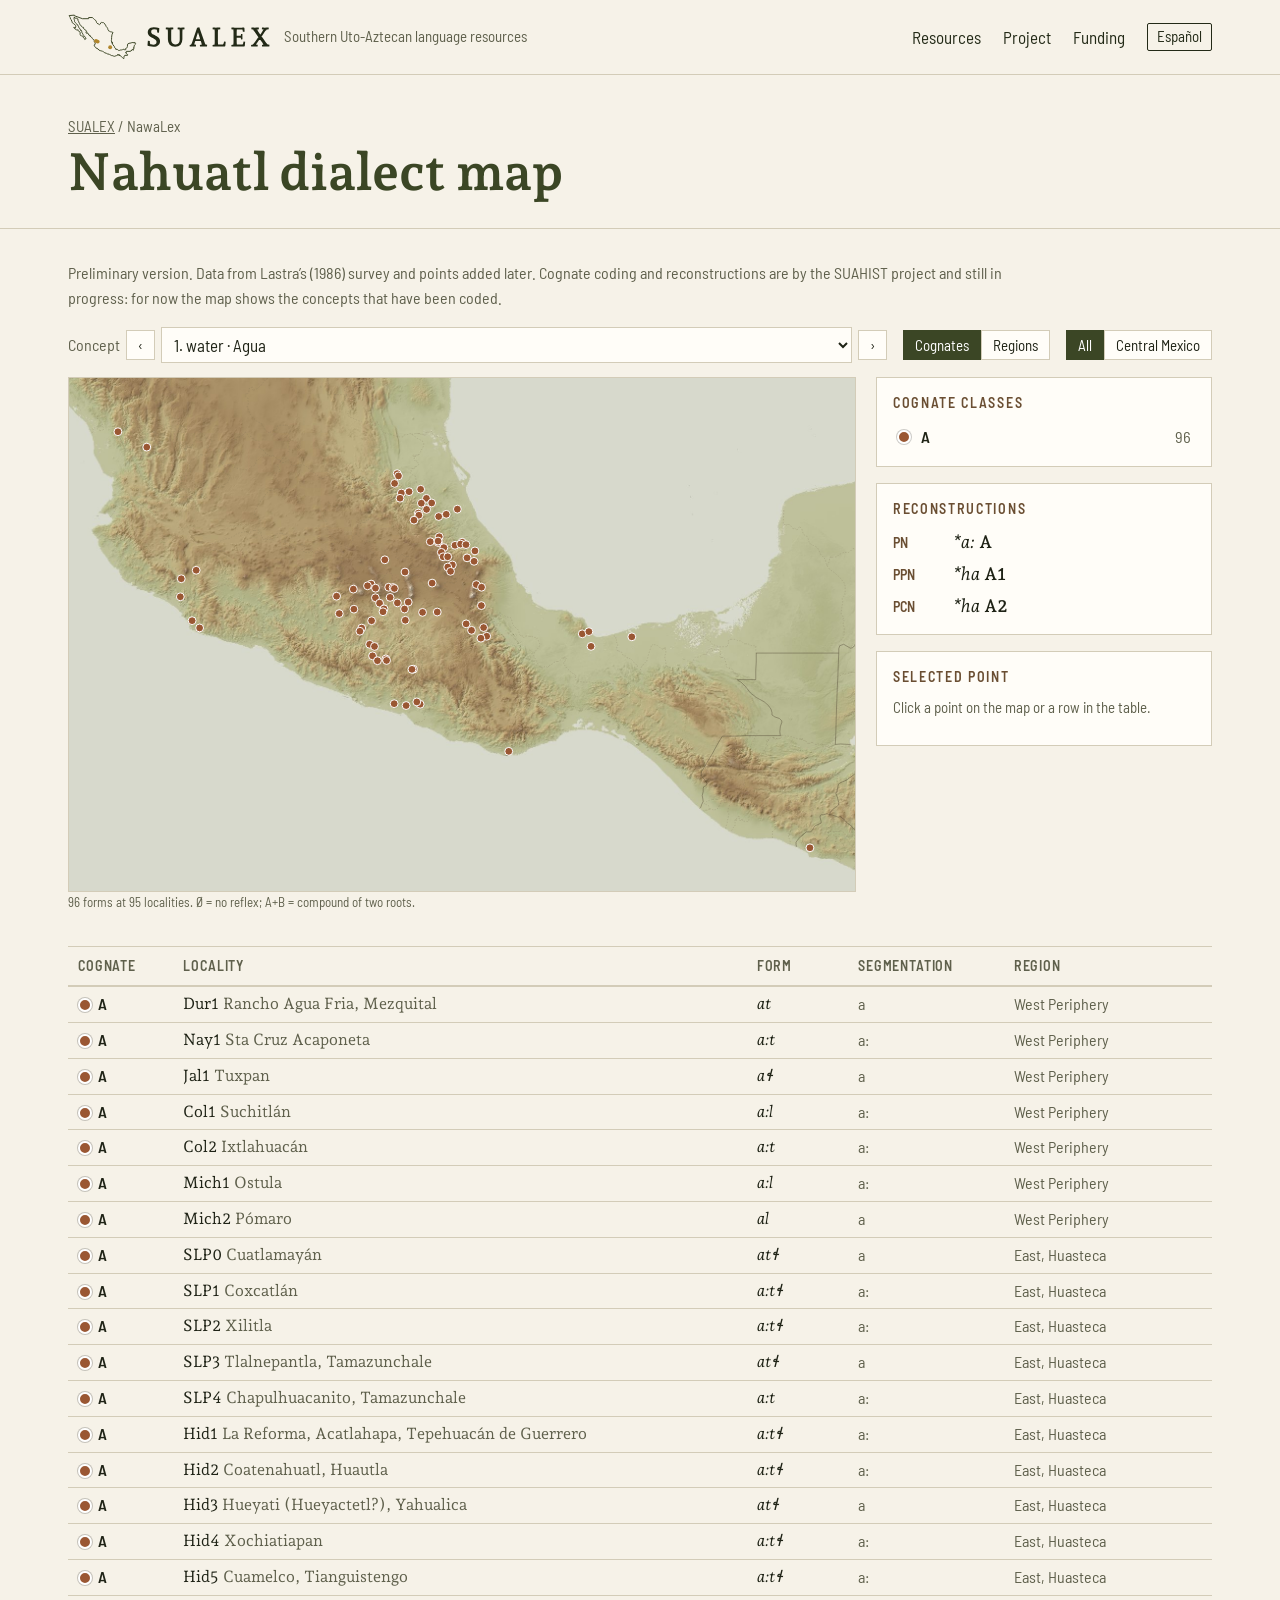
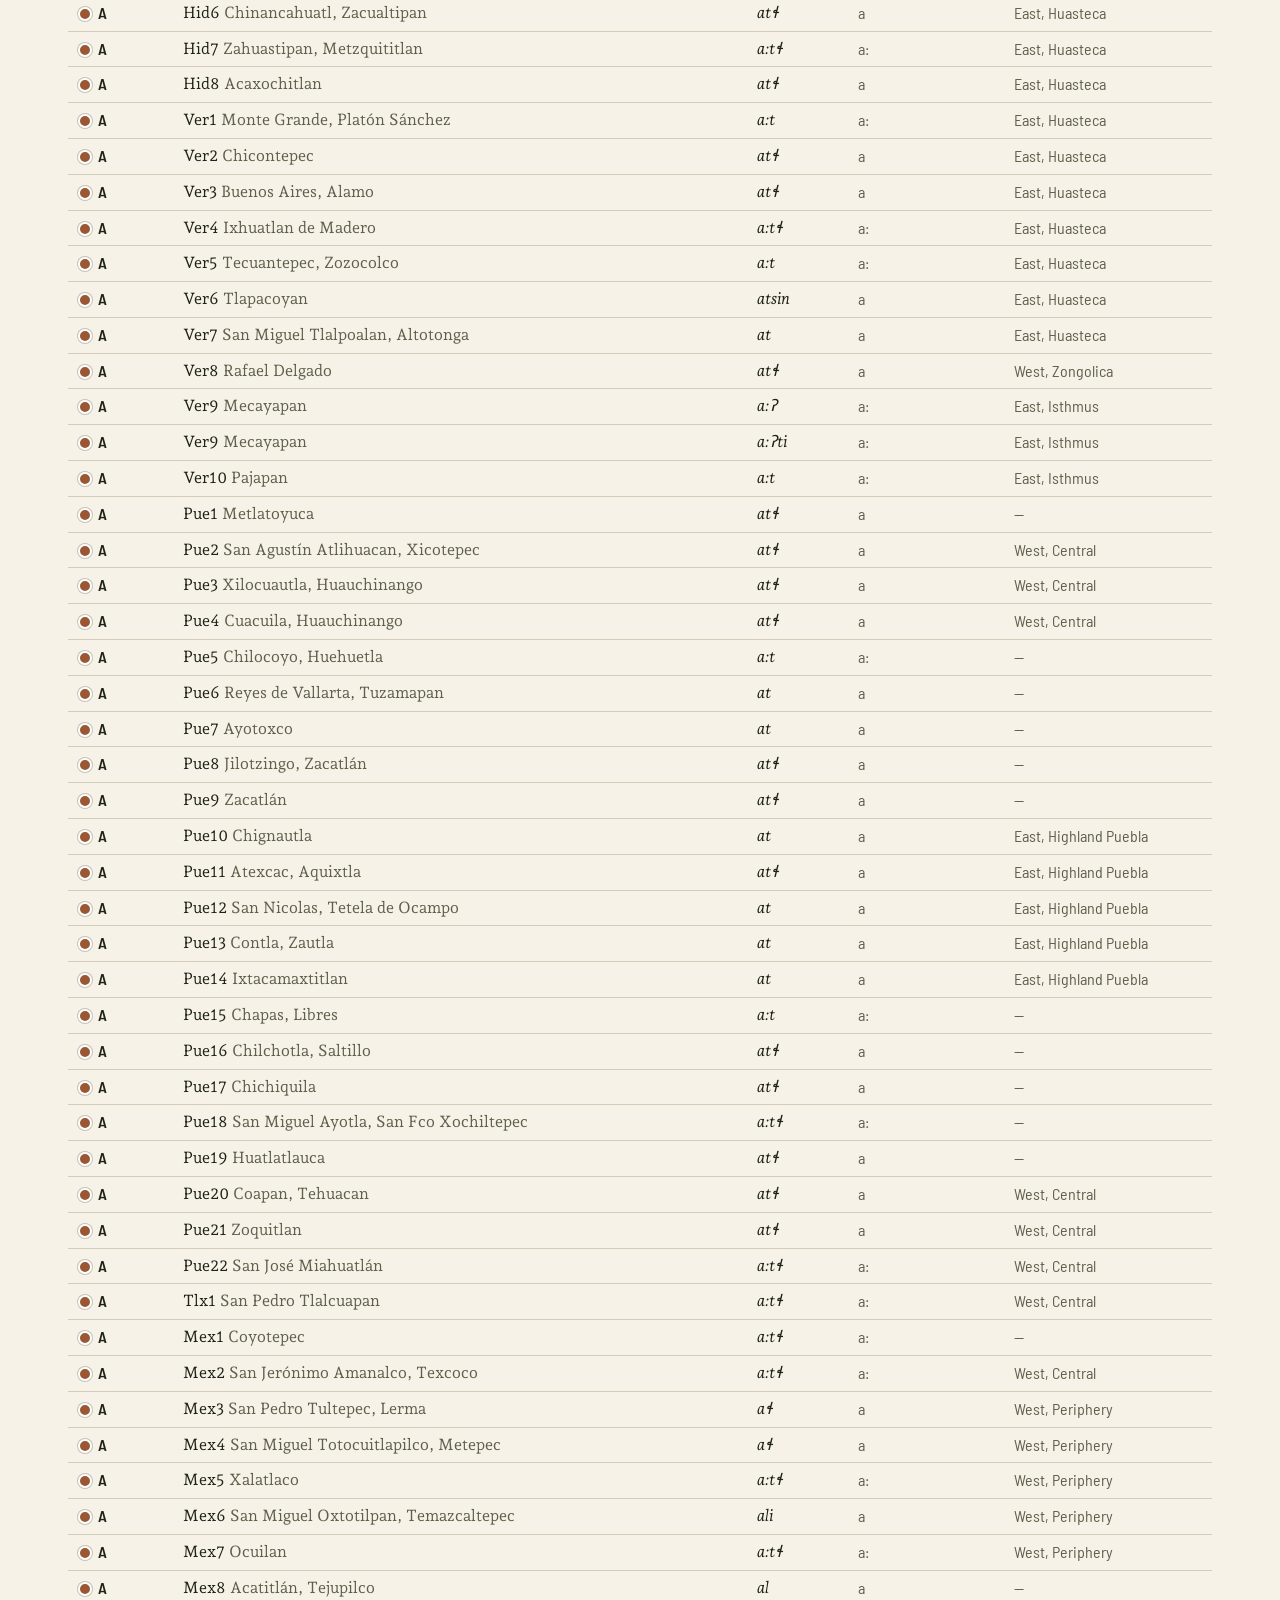
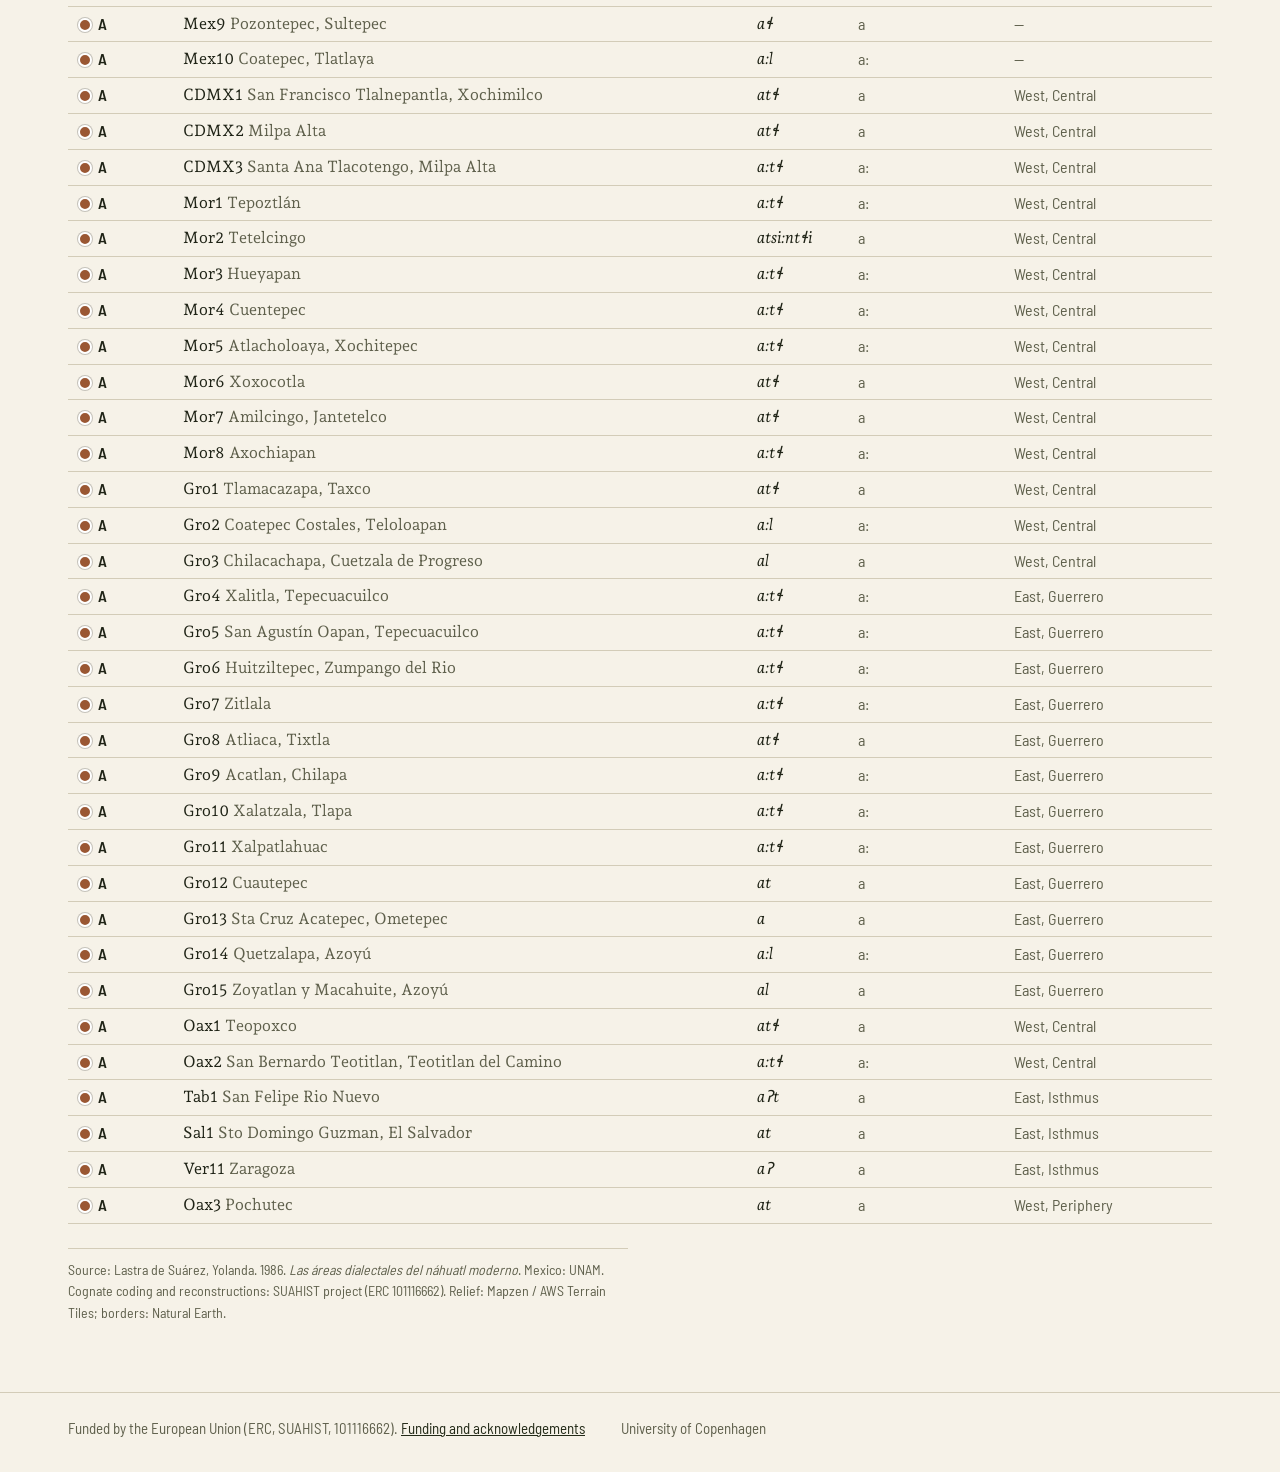
<file: en/nawalex/map/index.html>
<!doctype html>
<html lang="en">
<head>
<meta charset="utf-8">
<meta name="viewport" content="width=device-width, initial-scale=1">
<meta name="robots" content="noindex, nofollow"><!-- remove at launch -->
<title>Nahuatl dialect map · SUALEX</title>
<meta name="description" content="Open-access dictionaries, data and texts for Wixárika, Naayeri and the Nahua languages, from the ERC project SUAHIST.">
<link rel="alternate" hreflang="es" href="https://sualex.org/nawalex/mapa/">
<link rel="alternate" hreflang="en" href="https://sualex.org/en/nawalex/map/">
<link rel="alternate" hreflang="x-default" href="https://sualex.org/nawalex/mapa/">
<link rel="icon" href="../../../assets/img/favicon.svg" type="image/svg+xml">
<link rel="icon" href="../../../assets/img/favicon-32.png" sizes="32x32" type="image/png">
<link rel="apple-touch-icon" href="../../../assets/img/apple-touch-icon.png">
<link rel="preload" href="../../../assets/fonts/andada-pro-latin-400-normal.woff2" as="font" type="font/woff2" crossorigin>
<link rel="stylesheet" href="../../../assets/site.css">
<link rel="stylesheet" href="../../../assets/nawalex/map.css">
<meta property="og:title" content="Project · SUALEX">
<meta property="og:description" content="Open-access dictionaries, data and texts for Wixárika, Naayeri and the Nahua languages, from the ERC project SUAHIST.">
<meta property="og:type" content="website">
</head>
<body>
<a class="skip" href="#main">Skip to content</a>
<header class="site-h"><div class="wrap">
  <a class="brand" href="../../"><img class="logo" src="../../../assets/img/logos/logo-sualex-horizontal.svg" width="736" height="166" alt="SUALEX"><span>Southern Uto-Aztecan language resources</span></a>
  <nav aria-label="Resources">
    <a href="../../#recursos">Resources</a>
    <a href="../../project/">Project</a>
    <a href="../../funding/">Funding</a>
    <a class="lang" href="../../../nawalex/mapa/" hreflang="es" lang="es" title="Cambiar a español">Español</a>
  </nav>
</div></header>
<main id="main">
  <section class="page-h"><div class="wrap">
    <p class="crumb"><a href="../../">SUALEX</a> / NawaLex</p>
    <h1>Nahuatl dialect map</h1>
  </div></section>
  <section class="content nmap"><div class="wrap">
    <p class="intro-note">Preliminary version. Data from Lastra’s (1986) survey and points added later. Cognate coding and reconstructions are by the SUAHIST project and still in progress: for now the map shows the concepts that have been coded.</p>
    <p class="intro-note" id="maperr" hidden><b>The map data could not be loaded.</b></p>
    <div class="ctl">
      <div class="grow"><label for="concept" id="t-concept"></label>
        <div class="nav"><button type="button" id="prev" aria-label="Previous concept">‹</button></div>
        <select id="concept"></select>
        <div class="nav"><button type="button" id="next" aria-label="Next concept">›</button></div>
      </div>
      <div class="seg" role="group" aria-label="Colour by"><button type="button" id="v-cog" aria-pressed="true"></button><button type="button" id="v-reg" aria-pressed="false"></button></div>
      <div class="zoom" role="group" aria-label="Zoom"><button type="button" id="z-all" aria-pressed="true"></button><button type="button" id="z-cen" aria-pressed="false"></button></div>
    </div>
    <div class="mapgrid">
      <div>
        <div class="mapbox">
          <svg id="map" data-src="../../../assets/nawalex/data.json" viewBox="0 0 1600 1045" role="img" aria-labelledby="t-maptitle">
            <title id="t-maptitle">Map of Nahuatl survey points</title>
            <image href="../../../assets/nawalex/relief.jpg" x="0" y="0" width="1600" height="1045"/>
            <path class="st" d="M226 475L225 475M1113 726L1111 730M1597 880L1595 880L1594 879L1593 879L1591 878L1590 877L1589 875L1589 874L1589 871L1588 870L1582 865L1581 864L1581 861L1579 859L1574 858M1574 858L1573 859L1570 860L1568 860M1604 876L1602 876M1602 876L1601 876L1600 876L1598 877L1597 878L1597 879L1598 880L1597 880M1606 876L1604 876M1611 840L1610 840L1610 839L1609 838L1609 837L1610 834L1611 830L1611 829L1612 827L1614 825L1614 824L1614 823L1614 822L1613 821L1613 819L1614 817L1613 816L1611 815L1609 813L1608 811L1608 810L1608 809L1608 808L1604 804L1604 803M1614 839L1611 840M1675 848L1675 844L1674 842L1671 839L1669 839L1668 837L1669 833L1670 832L1671 828L1672 827L1672 826L1671 826L1670 825L1668 824L1665 822L1664 821L1663 819L1664 818L1667 814L1668 812L1666 811L1665 811L1664 810L1662 806L1662 797L1661 796L1659 796L1658 795L1657 794L1655 793L1653 791L1652 791L1652 790L1651 790L1651 789L1651 788L1652 787L1651 786L1652 785L1651 785L1651 784L1649 783L1641 781L1636 780M1636 780L1631 782M1675 848L1675 852L1671 853L1669 856L1668 856L1667 857L1666 858L1666 859L1667 860L1668 863L1667 865M1692 840L1690 841L1688 842L1686 844L1684 846L1677 851M1677 851L1676 850L1675 850L1675 848M1692 769L1690 767L1691 766L1690 765L1690 764M1690 788L1691 787L1690 785L1689 784L1689 783L1690 781L1691 780L1692 779L1692 778M1688 788L1689 788L1690 788M1680 809L1680 808L1680 807L1680 806L1680 805L1681 805L1681 804L1680 803L1681 802L1682 802L1682 801L1682 800L1683 800L1684 800L1685 799L1686 798L1688 794L1690 793L1690 792L1690 791L1689 790L1688 789L1687 788L1688 788M1681 814L1681 813L1681 812L1681 810L1681 809M1681 809L1680 809M1689 817L1688 817L1688 816L1687 815L1686 814L1685 814L1683 813M1683 813L1681 814M1691 817L1690 817M1690 817L1689 817M1689 890L1688 889L1687 887M1690 906L1691 906M1690 909L1689 907L1690 906M1664 866L1665 866L1667 865M1659 865L1662 866L1664 866M1649 866L1654 866L1659 865M1642 866L1649 866M1687 887L1688 887L1688 886L1687 885L1684 881L1683 880L1683 879L1683 878L1682 877L1680 876L1679 875L1678 874L1678 873L1678 872L1677 871L1676 870L1675 869L1673 868L1670 867L1669 867L1668 867L1668 866L1667 865M1687 887L1683 890L1682 891L1681 892L1680 892M1680 892L1679 891L1678 891M1678 891L1678 892L1677 893L1678 896L1676 899L1675 900L1674 901L1673 901L1673 902L1673 903L1672 904L1668 904L1665 907L1664 909L1663 911L1662 912L1659 913L1658 914L1653 920L1653 921M1653 921L1652 921M1652 921L1653 922L1653 923L1654 925L1653 930L1654 930M1606 876L1607 876L1608 878L1605 885L1605 886L1605 887L1604 887L1601 888M1601 888L1599 888L1598 888M1598 888L1598 889L1598 890L1599 891L1597 892M1597 892L1596 891L1595 891L1594 889M1594 889L1593 890L1593 891L1593 892L1592 893L1592 894L1589 895L1587 896L1586 897L1585 898L1585 899L1584 899L1584 900L1584 903L1584 906L1584 909M1629 850L1627 848L1625 844L1623 838L1618 838M1618 838L1614 839M1636 849L1635 847L1634 846M1634 846L1633 846L1632 847L1631 849L1629 850M1643 858L1641 858L1640 857L1638 855L1638 854L1640 850L1639 848M1639 848L1636 849M1642 866L1644 862L1644 859L1644 858M1644 858L1643 858M1614 839L1615 842L1614 845L1613 846L1613 847L1612 848L1612 849L1611 850L1611 851L1611 853L1612 854L1613 856L1613 858L1613 859L1610 860L1607 860M1607 860L1602 859M1602 859L1601 860L1600 861L1601 862L1602 864L1604 867L1605 868L1606 870L1606 876M1642 866L1643 867L1644 873L1642 877L1642 879L1641 880L1640 881L1638 883L1636 883M1636 883L1632 883M1632 883L1629 884L1628 885L1627 885L1628 890L1630 892L1632 894L1634 894L1635 895L1636 900L1636 902L1635 904L1635 905L1636 906L1637 906L1637 907L1638 907M1639 907L1640 907L1642 907L1643 908L1644 909L1643 909L1643 910L1643 911L1644 913L1644 917L1644 918L1644 919L1643 919L1643 920L1643 921L1642 922L1641 922L1639 924L1634 927L1631 928L1629 930L1628 932M1638 907L1639 907M1419 854L1418 856L1418 858L1418 860L1418 861L1419 863L1419 864L1418 864L1418 865L1417 868L1414 870L1410 874L1408 878L1408 881L1408 882M1419 854L1421 856L1423 856L1424 857M1426 856L1427 857L1430 861L1431 864L1432 865L1433 866L1433 867L1432 869L1433 870L1432 871L1431 872L1431 880L1430 884M1424 857L1426 856M1429 841L1429 843L1429 844L1428 844L1428 845L1427 845L1426 845L1425 846L1424 846M1424 846L1423 846L1423 847L1422 847L1422 848L1421 851L1419 854M1470 864L1470 866L1469 866L1469 867L1468 867L1465 870L1465 872L1465 874L1464 874L1464 875L1464 876L1463 879M1453 842L1452 844L1451 845L1451 846L1452 846L1453 847M1457 846L1458 846L1458 847L1459 850L1459 852L1459 853L1458 854L1458 855L1458 856L1460 858L1461 859L1467 861L1468 862L1469 863L1470 864M1453 847L1453 846L1455 846L1457 846M1503 844L1505 844M1482 859L1483 859L1486 853L1488 853L1491 852L1494 851L1497 850L1500 845L1501 844L1502 844L1503 844M1479 858L1481 858L1482 859M1470 864L1471 864L1471 863L1473 862L1473 861L1473 860L1474 860L1476 859L1479 858M1416 839L1411 838M1411 838L1410 838L1409 838L1407 838L1401 838M1401 838L1400 838M1400 838L1398 839L1397 839L1396 840L1395 840L1395 841L1393 847L1392 848L1390 849M1429 841L1428 841L1425 840L1422 839L1420 839M1420 839L1416 839M1390 849L1390 850L1391 857L1391 859L1391 861L1389 866L1388 867L1388 868L1388 870L1387 878M1358 850L1357 854L1355 857M1381 841L1382 841L1382 843L1383 844L1384 845L1385 845L1386 845L1387 846L1387 847L1386 847L1386 848L1385 848L1385 849L1386 850L1386 851M1388 848L1390 849M1386 851L1387 851L1387 850L1388 849L1388 848M1452 840L1452 841L1453 842M1447 842L1448 842L1449 842L1450 841L1450 840L1452 840M1445 841L1445 842L1446 842L1447 842M1438 843L1440 843L1442 842L1444 841L1445 841M1429 841L1432 843M1434 842L1435 843M1432 843L1434 842M1436 843L1438 843M1435 843L1436 843M1492 817L1490 818L1486 821L1478 826L1464 837L1462 841L1462 843L1457 844M1457 844L1454 843L1453 842M1429 841L1428 839L1428 838L1427 837L1426 837L1426 836L1424 835L1425 833L1425 832L1416 827L1409 818L1410 807M1501 817L1498 817L1497 818M1497 818L1492 817M1482 806L1472 805L1468 804L1467 804M1467 804L1466 804L1466 805L1465 808L1464 809L1464 810L1463 811L1462 812L1461 812M1492 817L1496 811L1497 808L1497 807L1497 806L1496 806L1495 805L1495 804L1494 804M1494 804L1490 805L1489 805L1486 806L1482 806M1451 807L1448 807L1445 807L1443 807M1461 812L1460 811L1455 808L1453 807M1453 807L1451 807M1351 841L1350 841L1350 840L1348 839L1348 838L1348 837L1348 836L1347 834L1346 833L1346 832L1344 823L1343 820L1344 819L1348 818L1350 817M1358 850L1357 847L1356 846L1355 843L1354 841M1354 841L1352 841L1351 841M1381 841L1378 838L1379 836L1378 835L1377 834L1376 833L1376 831L1375 830L1374 829L1373 829L1373 828L1372 828L1372 827L1373 826L1374 825L1375 825L1376 825L1376 824L1376 823L1376 822L1375 821L1375 820L1374 819L1373 817L1370 814L1370 813L1369 813L1368 811L1368 809L1369 807M1375 846L1376 846L1377 846L1378 844L1379 843L1381 841M1365 845L1367 846L1368 846L1369 846M1358 850L1359 849L1363 846L1364 846L1365 845M1372 845L1373 846L1374 846L1375 846M1369 846L1371 845L1372 845M1451 727L1470 730L1485 735L1486 735M1448 728L1451 727M1492 734L1493 734L1493 735L1493 736L1494 736L1494 737L1495 738L1496 738M1491 736L1492 736L1492 735L1492 734M1488 734L1488 735L1489 735M1486 735L1487 735L1488 734M1490 735L1490 736L1491 736M1489 735L1490 735M1497 738L1498 739L1499 739M1496 738L1497 738M1500 739L1501 740L1502 742L1502 743L1503 744M1499 739L1500 739M1513 742L1515 743L1516 743L1517 744L1519 746L1520 746L1521 746M1512 743L1512 742L1513 742M1511 742L1512 743M1506 744L1509 744L1510 744L1510 743L1511 742M1504 744L1506 744M1503 744L1504 744M1524 745L1530 746M1521 746L1522 746L1523 745L1524 745M1533 745L1534 745L1534 746L1534 751M1530 746L1531 746L1531 745L1532 745L1533 745M1541 750L1542 750L1545 749M1539 749L1541 750M1534 751L1535 751L1537 749L1539 749M1519 873L1519 875L1519 876L1517 878L1512 880M1512 880L1511 880L1510 880L1510 879L1509 879L1509 878L1508 878M1508 878L1507 879L1505 880L1503 881L1501 882L1501 883L1500 887M1500 887L1496 883L1495 883M1495 883L1494 883L1493 883L1493 884L1491 887L1485 887M1518 853L1519 854L1520 854L1520 855L1520 856L1520 857L1520 858L1520 859L1520 860L1521 860L1521 862L1518 871L1517 873L1518 873M1514 853L1518 853M1518 873L1519 873M1519 873L1522 873L1523 874L1524 874L1524 875L1525 875L1525 876L1526 878L1527 878M1534 878L1536 880L1536 881L1535 883L1535 884L1535 885L1535 886L1536 888M1527 878L1534 878M1505 844L1504 846L1505 847L1506 848L1507 851L1508 852L1509 853M1511 853L1513 853L1514 853M1509 853L1511 853M1505 844L1507 842L1508 841L1510 841L1511 841L1511 840L1511 839L1511 838L1509 838L1508 837L1508 836L1504 830L1503 830L1504 829L1508 829L1508 828L1504 822L1501 817M1520 816L1526 815M1504 815L1506 815L1510 817L1511 817M1501 817L1503 816L1504 815M1517 816L1520 816M1511 817L1517 816M1562 837L1563 837L1563 838L1564 839L1564 840L1564 841M1555 841L1556 841L1557 840L1558 839L1559 838L1561 837L1562 837M1552 840L1554 840L1554 841L1555 841M1546 841L1548 841L1552 840M1542 840L1543 840L1545 841L1546 841M1533 845L1535 845L1540 840L1542 840M1520 842L1521 842L1524 843L1527 845L1528 845L1533 845M1514 853L1516 849L1516 848L1516 845L1518 843L1520 842M1463 879L1462 880L1461 880L1460 880L1459 882L1458 883L1457 883M1457 883L1457 882L1457 881L1457 880L1456 880M1456 880L1454 881L1450 887L1448 891L1449 896L1449 897L1448 898L1447 898L1447 899L1446 900L1445 900L1443 901L1441 903L1440 903L1438 904M1485 887L1482 885L1479 882L1478 881L1478 879M1478 879L1468 881L1467 881L1465 881M1465 881L1465 880L1463 879M1485 887L1483 892L1482 892L1482 894L1482 895M1482 895L1481 894L1480 894M1480 894L1477 895L1475 896L1472 904L1473 905L1478 907L1479 907L1479 908L1482 910L1484 912L1485 913L1485 916L1485 919L1485 920L1485 921L1484 922L1483 924L1482 925L1481 925L1480 926L1479 926L1478 927L1477 930L1475 931M1475 931L1474 931L1470 930L1468 928L1465 927M1465 927L1464 927L1463 928L1463 929L1463 930L1464 931L1465 935L1465 936L1466 936L1466 937L1467 941L1468 943L1468 944L1468 946L1468 948L1468 949M1545 749L1543 752L1542 753L1540 753L1539 754L1539 755L1538 757L1537 757L1536 758L1535 759L1534 759L1533 760L1532 760L1527 769L1521 776L1521 778L1522 778L1522 779L1524 782L1525 783L1526 784L1527 785L1528 786L1527 787L1526 788L1526 789L1526 790L1525 790L1524 791L1523 791L1522 803L1522 804L1523 805L1523 806L1523 807L1524 807L1524 808L1524 810L1524 811L1524 812L1526 815M1560 744L1559 744L1557 744M1557 744L1549 744L1548 745L1547 746L1547 747L1547 748L1546 748L1545 749M1559 803L1561 803L1562 803L1564 805L1565 805L1566 806L1566 807L1566 809L1566 810L1565 811L1563 812L1563 813L1564 816L1564 817L1564 819L1565 822L1567 824L1567 825L1568 825M1526 815L1530 814L1531 814L1542 810L1553 806L1555 804L1556 803L1559 803M1336 865L1335 865L1334 864L1333 864L1334 862L1335 859L1335 858L1335 857L1334 857M1334 857L1333 858L1332 858L1331 860L1328 861L1327 862L1326 865L1326 866L1324 869L1324 870L1323 872L1323 873L1322 874L1319 878L1315 879L1312 879M1351 860L1349 859L1348 859M1348 859L1346 861L1345 861M1345 861L1344 861L1343 861L1342 860M1342 860L1342 861L1341 862L1340 863L1339 864M1339 864L1339 863L1338 863M1338 863L1337 864L1336 865M1312 879L1311 879L1306 877M1306 877L1305 877L1304 878M1341 811L1347 812L1348 813L1348 814L1348 815L1350 817M1381 804L1380 804L1379 804M1379 804L1377 804M1377 804L1376 804L1374 805L1370 805L1369 806L1369 807M1366 806L1369 807M1350 817L1353 817L1354 816L1354 814L1354 813L1355 812L1356 811L1356 810L1357 810L1358 810L1362 809L1363 808L1365 807L1366 806M1414 890L1414 889L1413 889L1412 887L1411 885L1410 884L1408 882M1424 886L1423 884L1423 883L1422 883M1422 883L1421 884L1419 884L1419 885L1418 885L1418 886L1417 887L1417 888L1414 890M1430 884L1424 886M1408 882L1405 884L1403 885L1403 886L1402 888L1400 892M1390 889L1389 889L1389 888L1387 887M1396 889L1395 889L1394 888L1393 887M1393 887L1393 888L1391 888L1391 889L1390 889M1400 892L1399 892L1399 891L1399 890L1399 889L1399 888M1399 888L1398 888L1398 889L1397 889L1396 889M1430 884L1431 887L1432 888L1433 889M1434 889L1435 889L1435 890L1436 895L1436 898L1436 899L1437 902L1438 904M1433 889L1434 889M1438 904L1436 905L1436 907L1436 908L1436 909L1437 909L1438 909M1441 908L1442 909L1441 911L1440 912L1439 913L1437 913L1436 913L1436 915L1437 915L1438 917L1439 917L1438 918L1437 919L1436 920L1435 921L1435 922L1434 922L1433 923L1432 923L1432 935L1432 937M1438 909L1439 909L1440 908L1441 908M1319 858L1320 858L1321 857L1322 855L1323 855L1323 854L1324 853L1325 853L1325 852L1327 847L1328 847L1328 846L1329 842L1330 841L1330 840L1330 839L1331 838L1334 835L1335 834L1335 833L1336 829L1335 827L1334 826L1333 823L1333 820L1335 818L1337 816L1340 813L1341 813L1341 811M1310 858L1316 858L1319 858M1304 878L1302 871L1301 869L1300 869L1295 868L1294 868L1293 868L1293 867L1297 863L1299 861L1300 860L1302 860L1310 858M1304 878L1301 878L1301 879L1300 880L1299 880M1299 880L1298 880L1297 880L1296 880M1296 880L1295 880L1294 881L1293 881L1293 882M1293 882L1292 881M1292 881L1291 881L1291 882M1296 788L1297 790L1298 792L1300 793L1300 794L1301 804L1302 805L1306 805M1320 797L1320 798L1324 800L1325 800M1306 805L1307 805L1310 801L1311 800L1314 800L1317 798L1318 797L1319 797L1320 797M1332 798L1332 799L1332 800L1334 802L1335 804L1337 806L1339 808L1340 809L1341 809L1341 811M1325 800L1330 798L1332 798M1443 807L1440 812L1437 812M1437 812L1426 811L1411 808L1410 807M1448 733L1449 733L1450 732L1449 731L1450 730L1450 729L1450 728L1448 728M1431 731L1433 732M1424 738L1425 737L1425 736L1426 735L1425 734L1429 732L1431 731M1434 731L1435 731L1435 732L1435 733L1434 733L1434 734M1433 732L1434 732L1434 731M1447 733L1448 733M1446 734L1447 734L1447 733M1435 734L1436 734L1437 735L1438 736M1434 734L1435 734M1445 734L1446 734M1443 735L1445 734M1442 734L1443 735M1441 735L1441 734L1442 734M1440 734L1441 735M1440 735L1440 734M1440 734L1440 735M1438 736L1439 735L1440 734M1423 736L1423 737L1424 737L1424 738M1421 740L1420 739L1419 739L1419 738L1421 738L1422 737L1423 736M1414 759L1415 758L1418 755L1419 751L1421 750L1422 748L1422 746L1419 746L1420 743L1421 742L1422 741L1422 740L1421 740M1426 769L1425 768L1421 767L1418 766L1417 766L1418 764L1419 764L1418 763L1417 762L1417 761L1418 761L1418 760L1417 759L1416 759M1416 759L1414 759M1443 807L1444 806L1445 804L1446 802L1446 800L1444 799L1430 797L1427 796L1425 794L1425 793L1424 791L1425 789L1426 789L1430 788L1431 788L1430 787L1430 786L1433 784L1433 783L1434 782L1435 781L1434 781L1434 780L1433 778L1432 776L1431 775L1432 773L1431 772L1431 771L1429 769L1429 768L1428 768M1428 768L1427 768L1426 769M1374 771L1376 770L1377 769L1378 769L1378 768L1380 766L1386 753L1387 751L1398 729M1373 771L1374 771M1370 773L1371 773L1372 772L1373 771M1374 794L1373 793L1372 792L1371 791L1371 790L1370 789L1370 788L1370 787L1368 785L1368 784L1367 784L1367 783L1367 782L1367 781L1368 780L1368 778L1368 777L1369 777L1369 775L1370 773M1381 804L1381 802L1380 800L1381 796L1381 795L1378 793L1377 793M1377 793L1374 794M1387 887L1389 884L1389 882L1389 880L1389 879L1388 879L1388 878L1387 878M1351 860L1355 857M1361 870L1359 870L1355 869L1354 868L1356 864L1356 862L1356 861L1355 858L1355 857M1366 867L1365 866L1364 865L1363 865M1363 865L1362 865L1362 866L1361 866L1361 867L1361 868L1361 869L1361 870M1375 875L1374 875L1374 874L1374 873L1374 872L1374 871L1374 870L1371 868L1370 867L1369 867M1369 867L1368 867L1366 867M1387 878L1384 875L1382 874L1381 874L1380 874M1380 874L1379 874L1377 875L1375 875M1351 860L1348 862L1346 865L1345 866L1345 867L1345 868L1345 869L1342 877L1342 878L1341 884L1341 885L1343 887L1343 888L1342 894L1342 896L1342 897L1341 898L1340 902L1340 905L1339 908L1339 909L1337 913L1337 917L1337 918M1387 887L1385 893L1384 894L1384 899L1384 900L1383 901L1383 902L1382 903M1367 901L1366 901L1366 900L1365 900L1365 899L1365 898L1365 897L1364 897L1364 896L1364 895L1365 894L1365 893L1364 893L1364 892L1363 892M1363 892L1362 893L1360 895L1359 895L1359 896L1359 897L1359 898L1359 899L1360 900L1359 901L1358 901M1382 903L1371 902L1371 899L1370 898M1370 898L1368 900L1368 901L1367 901M1358 901L1358 900L1357 900L1357 899M1357 899L1356 900L1355 900L1355 901L1355 902L1355 903L1356 905L1356 909L1356 911L1355 911L1355 912L1354 913L1353 914L1349 921L1349 922L1349 923L1349 924M1588 934L1587 936L1586 937L1584 938L1584 939L1584 940L1584 941L1586 943L1587 944L1588 945L1588 946L1589 947L1589 948L1589 949L1590 949L1591 950L1591 951L1591 952L1592 952L1595 953M1569 922L1569 923L1568 924L1568 925L1568 926L1568 928L1568 929L1568 930L1568 931L1567 931L1567 932L1567 933L1568 935L1570 939L1571 939L1570 940L1569 941L1572 945L1573 946L1573 947L1574 947L1575 947L1576 949L1576 950L1577 950L1577 952L1577 953L1579 956L1579 957L1579 958L1579 961M1593 934L1594 934L1596 933L1601 931L1603 931L1603 930L1604 929L1606 928L1610 928M1591 934L1593 934M1588 934L1591 934M1546 916L1546 915L1547 915L1548 913L1549 913L1550 913L1550 912L1551 912L1553 909L1553 908L1553 907L1553 905L1557 904L1557 903L1558 901L1559 898L1557 897L1557 896L1555 895L1554 894L1554 893L1553 892L1550 889M1544 916L1546 916M1545 925L1544 925L1543 924L1542 922L1544 916M1547 925L1546 925L1545 925M1564 922L1565 923L1566 924M1563 923L1564 922M1566 924L1569 922M1560 923L1562 923L1563 923M1558 924L1559 923L1560 923M1557 924L1558 924M1570 922L1571 922L1572 922L1574 923L1575 923L1575 924L1577 925L1578 926L1580 928L1580 929L1580 930L1580 931L1581 932L1583 933M1569 922L1570 922M1585 933L1587 934L1588 934M1583 933L1585 933M1516 938L1517 931L1518 929L1517 929L1517 928L1516 928L1516 927L1516 926L1515 926L1514 925L1513 925M1628 943L1627 944L1628 945L1628 946L1627 947L1626 948L1626 949L1625 950L1625 952M1648 937L1649 937L1650 940L1650 941L1650 942L1651 942L1651 943L1651 944L1651 945L1650 945L1650 946L1649 946L1650 947L1650 948L1650 949L1654 951L1654 952L1655 952L1655 953L1654 953L1653 954L1650 956L1650 957L1650 959L1650 960L1652 961L1652 962L1652 963L1653 963L1654 964L1654 965L1655 966L1655 967L1655 968M1661 967L1662 968L1662 969L1662 971L1663 971L1664 972L1665 972L1665 973L1666 973M1655 968L1656 967L1657 967L1661 967M1671 972L1673 972M1666 973L1670 972L1671 972M1673 972L1676 969L1676 968L1676 966L1679 961L1679 958L1679 956L1679 954L1679 953L1679 952L1678 952L1678 951L1679 946L1679 943L1678 941L1678 939M1673 972L1672 973L1672 974L1672 977L1672 979L1672 980L1671 980L1671 981L1671 982L1671 984L1671 986L1672 988L1671 995L1671 996L1671 997L1670 1001L1669 1001M1669 1001L1668 1001L1667 1000L1666 1000M1666 1000L1666 1001L1665 1009M1608 948L1607 948L1606 947M1606 947L1605 947L1605 948L1604 948M1623 953L1622 953L1620 953L1619 952L1619 951L1618 951L1617 950L1616 950L1614 949L1613 948L1612 948L1611 948M1611 948L1608 948M1604 948L1603 948M1603 948L1602 948L1600 950L1599 950L1598 950M1598 950L1597 950L1596 950M1596 950L1595 953M1625 952L1623 953M1595 953L1594 958L1593 959L1593 960L1591 962M1629 959L1628 957L1625 954L1625 952M1633 959L1634 959L1635 961L1636 961L1636 962L1637 962L1639 962L1640 963L1640 964L1640 965L1640 966L1640 967L1640 968L1639 968L1639 969L1639 970L1640 973L1640 974L1640 975L1640 976L1640 977L1640 978L1639 978L1639 979L1639 980M1629 959L1633 959M1639 980L1638 980M1638 980L1638 981L1638 982L1638 983L1638 985L1639 985M1639 985L1640 985L1640 986L1640 987L1640 989L1641 990L1642 992L1642 993L1643 993L1644 993L1646 994L1647 994L1648 995L1648 996M1648 996L1649 996L1650 996L1650 997M1652 996L1653 996L1653 997L1653 998L1653 999L1654 999L1655 1000L1654 1001L1654 1002L1654 1003M1650 997L1650 996L1651 996L1652 996M1657 1002L1658 1002L1663 1009M1654 1003L1657 1002M1629 959L1623 963L1622 965L1621 967L1619 968M1619 968L1617 968M1617 968L1615 971L1614 972L1613 972L1612 973L1612 976L1611 979L1607 987L1607 988L1607 989L1606 992L1606 993L1605 994L1604 996L1603 997L1602 997L1601 998L1599 998L1599 999L1598 1000L1598 1001M1516 938L1518 938M1520 938L1521 939L1522 940L1522 941L1523 941L1523 942L1524 942L1524 943L1524 944L1523 945L1523 946L1524 946L1525 946L1525 947L1525 948L1526 948M1518 938L1519 938L1520 938M1529 944L1530 945L1532 946L1533 948L1534 949L1535 950L1540 951M1526 948L1527 948L1527 947L1527 946L1528 945L1528 944L1529 944M1516 938L1514 938L1512 939L1511 939L1510 939L1510 940L1510 941L1510 942L1511 943L1511 944L1509 947L1509 948L1510 951L1510 952L1509 952L1509 953L1508 954L1508 955L1507 957L1507 958L1506 960L1505 960M1505 960L1502 960L1501 960L1501 959L1500 958L1499 958L1499 957L1498 957M1498 957L1497 957L1497 958L1496 958L1496 959L1494 961M1579 961L1576 964L1573 967L1573 968M1573 968L1572 968L1571 967M1571 967L1570 967L1570 968L1570 969L1570 970L1571 971L1571 972L1571 973L1570 976L1569 977L1568 978M1587 964L1585 963L1583 962L1579 961M1591 962L1590 962L1589 962L1588 962L1588 963L1587 963L1587 964M1591 962L1592 963L1592 965L1592 967L1592 968M1595 967L1596 967L1597 967L1597 968L1599 973L1599 974L1598 976L1598 977L1598 979L1598 980L1598 982L1599 983L1599 984L1600 984L1601 985L1601 986L1602 986L1602 987L1601 988L1601 989L1600 989L1601 993L1601 994L1600 994L1600 995L1599 995L1598 996L1597 996L1597 997L1597 1000M1592 968L1593 968L1595 967M1547 925L1546 930L1546 932L1546 934L1545 935M1545 935L1544 935L1544 936L1543 936M1543 936L1542 936L1542 937L1542 940L1542 941L1542 943L1540 948L1540 951M1557 924L1557 927L1556 929L1556 930L1557 930L1557 931L1558 931L1558 932L1558 933L1559 934L1560 934M1561 934L1562 934L1563 934L1563 935L1564 935L1563 936L1563 937M1560 934L1561 934M1563 937L1562 937M1562 937L1561 943L1561 944L1560 944L1560 945L1559 947L1559 948L1559 949L1559 951L1558 951L1558 953L1557 954L1558 954L1558 955L1559 955L1559 956L1559 957L1559 958L1560 958L1560 959L1560 960L1562 961L1563 962L1563 963L1562 964L1563 964L1563 965L1563 966L1563 967L1563 971L1562 973L1562 974L1564 977L1564 978L1565 978M1567 978L1568 978M1565 978L1566 978L1567 978M1557 924L1556 923L1554 923L1553 922L1552 922M1552 922L1551 923L1550 923L1549 923L1548 924L1547 925M1540 951L1541 951L1541 952L1542 952L1541 952L1541 953L1540 953L1540 954L1539 955L1538 955L1537 957L1536 957L1535 957L1535 958L1534 958L1534 960L1534 961L1534 963L1534 964L1533 964L1531 966L1531 967L1530 968L1530 969L1530 970L1527 972L1527 973L1526 975L1526 976M1568 978L1569 980M1569 980L1570 980L1571 981L1571 982L1571 983L1570 983L1570 984L1569 985L1569 986M1647 625L1646 627L1644 627L1643 628L1618 629M1612 668L1614 669L1615 669L1619 671L1619 672L1620 672L1620 673L1620 674L1619 675L1620 676L1621 677L1622 678L1622 679L1623 680L1623 681L1623 682L1623 683L1623 684L1622 685L1623 685L1626 686M1602 669L1605 669L1612 668M1627 686L1631 686M1626 686L1627 686M1635 686L1636 686L1637 687L1638 687M1633 686L1635 686M1631 686L1632 686L1633 686M1647 545L1658 546M1647 545L1627 550L1622 553L1622 554L1621 555L1621 556L1621 557L1622 558L1622 559L1622 560L1621 563L1621 566L1621 568L1621 569L1622 570L1622 571L1622 572L1621 572L1620 573L1617 574L1616 576L1615 579L1615 581L1616 595M1647 545L1635 533L1628 524L1624 521L1618 518L1617 518M1620 591L1620 592L1620 593L1621 612M1602 669L1601 670L1600 670L1599 671L1598 672L1598 673L1598 674L1598 675L1598 676L1596 678L1595 679L1594 679L1593 680L1591 682L1590 682L1589 682M1589 682L1588 682L1587 683L1586 684L1586 685L1586 686L1582 687L1581 687M1581 687L1580 686L1579 686M1579 686L1578 687L1576 688L1576 689L1575 689L1574 689L1573 690L1571 690L1568 691L1567 692L1567 693L1566 694L1566 695L1565 695L1565 696L1564 697M1618 629L1618 630L1620 632L1621 634L1621 635L1621 636L1620 636L1619 638L1619 640L1618 641L1617 642L1616 643L1615 644L1613 647L1612 648L1613 648L1612 649L1612 650L1612 651L1612 652L1612 653L1611 654L1610 654L1610 655L1611 656L1612 656L1612 657L1611 657L1609 657L1608 658L1607 658L1607 659L1604 663L1604 664L1603 666L1602 668L1602 669M1616 595L1614 594M1614 594L1612 595L1611 596L1609 596L1607 598L1605 599L1603 599M1596 599L1594 599L1593 599M1593 599L1592 599L1592 600L1591 600L1590 601L1589 601L1578 603M1603 599L1600 599M1600 599L1599 599M1599 599L1598 599M1598 599L1596 599M1578 603L1577 602M1577 602L1576 602L1574 603L1571 605L1568 608M695 400L694 401L694 402L693 404L693 405L692 407L693 410L693 413L694 416L694 417L695 418L695 419L695 421L695 422L695 423L696 424L696 426L696 427L695 427L695 428L694 429L694 430L694 431L694 432L694 433L694 434L694 436L694 437L694 438L695 439L695 440L695 441L695 442L695 443M695 443L694 444L694 446L694 447L694 449L694 450L693 450M693 450L692 450M692 450L692 451L692 453L693 454L694 456L692 457L690 458L689 460L688 462L687 463L687 464L688 464L689 465L688 466L688 467L689 467L689 468L690 468L690 469L691 470L692 471L692 473L693 474L693 475L692 476L690 476M690 476L689 476L687 475L685 475M685 475L685 476L685 477L685 478L686 479L686 480L686 482L687 483L687 485L687 486L689 487L689 490L690 492L691 494L691 495L692 497L692 499L692 500L690 501M690 501L688 500L686 498L684 497L683 495L682 494L680 494M680 494L678 494L677 494L676 495L674 495L673 495L673 496L672 497L671 498L670 498L669 500L668 501L668 503L666 504L663 504L661 505L660 506L657 508M658 226L658 227L658 228L658 230L658 232L658 235M658 235L657 235L656 234M656 234L655 234L655 235L654 235L653 235M653 235L651 235M651 235L648 236L644 240L641 240M641 240L639 239L636 237L634 237M634 237L633 238L632 240L631 240L629 241L627 242L627 244L629 247L629 249L629 250L627 253L626 255L626 258L625 260L625 261L624 262L619 265L617 268L616 271L614 277L614 278L614 280L615 282L616 283L617 284L616 285L615 285L614 286L613 287L612 287L611 287L610 287L610 288L610 289L609 289L609 290M609 290L608 289L607 289M607 289L606 290L605 291L605 292L604 293L603 294L601 294M601 294L600 294M600 294L596 295L593 296L590 297L587 299L587 300L587 301L587 303L586 305L586 307L586 310L585 312L585 314L585 316L584 318M584 318L582 320L580 321L578 323L576 324L577 325L578 327L579 328L580 330L578 330L576 331L575 332L573 334L572 335L571 336L570 338L569 339L567 341L566 343L565 346L563 347L563 348L562 348L561 350L561 351L560 353L559 354M589 211L589 212L589 214L589 215L589 216L590 217L590 218L589 219L589 220L589 223L591 225L593 225L596 225L597 226L597 228L596 229L595 230L594 230L593 231L592 231L591 232L590 233L590 234L590 235L588 235L586 236L583 237M583 237L581 236L579 234L578 233L577 233L575 232L574 232M574 232L571 232L569 233L567 234L565 236L564 239L563 243L563 247L563 250L563 252L563 255L562 257L561 259L560 260L559 260L558 260L557 261L557 262L556 263L555 263M540 262L539 262L537 261L535 261L532 260L531 258L531 256L530 254M530 254L528 255L527 256L526 259L525 260L523 262L523 263L523 265L523 267L522 268L522 270L521 271L520 273L518 277L518 281L519 285L521 289L522 290L523 292L524 294L525 296L525 299L525 303L526 306L527 309L527 310L528 310L528 311L530 313L532 315L534 317L535 320L536 322L537 323L539 324L540 326L541 326L542 327L543 327L544 328M555 263L553 263L552 262L551 260L550 259L549 259L549 258L547 258M547 258L545 259L544 260L542 261L540 262M494 -93L497 -89L501 -85L504 -80L507 -76L509 -74L510 -73L512 -71L513 -69L514 -66L514 -63L514 -60L514 -57L514 -52L514 -46L515 -41L515 -36L517 -32L519 -28L522 -25L525 -21L526 -18L526 -15L526 -12L525 -9L525 -6L525 -2L526 1L527 4L527 6L528 7L528 8L528 10L528 11L528 13L527 15L527 16L527 18L527 19L528 20L528 22L528 24L528 25L528 27L528 29L528 30L528 31L528 32L529 33L530 36L531 38L533 39L536 39L538 39L539 40M540 33L546 34L553 34L559 34L565 35M539 40L540 40L540 38L540 37L540 36L540 35L540 33M376 25L378 24L380 24L381 23L383 22L386 19L389 17L392 14L394 11L396 8L399 5L402 2L405 0L407 -1L408 -1L410 -1L411 -2L412 -3L413 -4L413 -6L414 -8L417 -10L421 -13L425 -15L428 -16L433 -19L437 -23L441 -26L444 -30L446 -32L447 -34L449 -36L451 -37L454 -38L456 -38L457 -39L459 -41L463 -49L467 -56L472 -64L477 -71L479 -75L481 -78L483 -80L487 -82L490 -84L492 -86L493 -89L494 -93M372 19L374 19L375 20L375 21L374 23L374 24L376 25M362 32L364 32L365 31L366 29L366 27L366 25L367 24L367 22L368 20L369 19L370 19L372 19M361 32L362 32M408 111L406 111L403 110L402 108L400 106L398 104L396 100L393 96L391 92L387 90L386 90L385 90L384 89L383 89L379 85L375 82L372 78L369 73L368 71L367 69L366 66L365 64L364 62L363 60L363 57L364 55L365 53L365 50L365 48L364 46L364 44L364 42L363 40L362 38L361 37L359 37L359 36L359 34L360 32L361 32M430 170L434 165L438 160L442 155L446 150L446 149L447 148L448 146L449 145L448 142L448 139L448 136L447 133L446 130L445 126L444 123L443 120L443 118L444 116L445 115L446 113L448 112L450 112L451 110L450 108L449 106L448 103L447 100L446 98L444 96L442 96M442 96L440 96L438 96M438 96L435 96L431 96M431 96L427 96L424 98L423 101L422 104L420 107L417 107M417 107L416 107L415 107L414 108L412 109L410 110L408 111M700 231L700 228L700 224L700 221L700 218L700 216L700 215L701 215L703 214L704 214L705 213L707 213M665 223L668 223L668 224L669 225L669 226L670 227L670 228L670 230L671 231L672 231L673 232L674 232L675 233L677 234L678 234L680 235M658 226L660 224L662 223L665 223M698 231L699 231L700 231M694 232L695 232L696 232L697 231L698 231M691 231L692 231L693 232L694 232M680 235L682 234L684 233L686 232L688 231L691 231M644 189L644 190L644 191L645 193L646 196L646 198L647 200L648 203L649 205L650 208L651 210L651 211L652 213L653 215L653 216L653 218L652 220L652 222L652 223M636 200L637 200L638 199L639 198L638 197L639 195L640 194L642 193L644 191L644 189M633 199L634 199L634 200L635 200L636 200M626 210L627 210L628 209L628 208L629 207L629 206L630 206L630 205L631 204L631 202L632 201L632 200L633 200L633 199M596 202L597 202L598 203L600 204L600 205L601 206L602 206L603 207L604 208L604 209L604 210L605 211L606 211L607 212L608 213L609 213L610 214M589 211L591 208L592 205L593 203L596 202M624 210L625 210L626 210M616 213L618 212L620 211L620 210L621 210L622 210L624 210M611 212L613 212L616 213M610 214L610 213L611 213L611 212M653 223L655 224L657 225L658 226M652 223L653 223M460 179L456 178L455 178L454 177L453 176L452 175L452 174L452 172L452 171L452 170L450 168L448 167M448 167L446 167L444 168L443 169L440 171L437 172M437 172L434 172L430 170M512 204L510 203L509 201L507 199L505 198L500 194L496 191L492 188L488 184L486 183L485 182L483 180L482 179L479 178L476 177L473 177L470 177M470 177L466 177L463 178L460 179M578 208L574 207L570 204L567 201L563 198L562 198L559 197L556 196L553 195L550 194L549 193L548 193L547 193L546 192L544 191L542 191L540 190L539 189L538 188L537 188L536 188L535 187L534 187L534 186L533 186M533 186L532 186L531 186L530 187L529 188L528 189L528 190L527 191L527 192L526 194L526 196L525 198L525 200L524 202L522 203L519 204M519 204L516 204M516 204L512 204M589 211L587 210L584 208L581 207M581 207L578 208M871 502L871 504L870 506L869 507L868 509L867 511L866 513L865 514L864 516L863 516L862 516L862 517L861 517L860 517L858 518L857 518L856 519L855 519L855 520L854 521L853 522L852 523L851 524L851 525L850 526L850 527L849 527L849 528L846 530L844 530M804 544L803 544L802 543L801 542L800 541L799 540L798 539L798 538L797 537L797 536L797 534L797 533L796 532L795 531L794 531L793 530L793 529L791 529L790 528L788 527L787 525L787 522L788 518L789 514L790 511L790 507M790 507L788 508L784 511L782 512M782 512L781 511M781 511L779 513L778 514L778 516L777 518L776 519L775 521L774 522L773 524L773 525L772 526L771 527L771 529L771 530L772 532L774 533L775 534L776 535L777 536L778 538L778 539L778 540L779 540L779 541L778 542L777 543L777 544L776 545L775 546L774 547L773 547L772 548L771 549L769 549L768 550L767 550M844 530L841 529L837 528L835 528L834 527L832 526L831 526L829 525L827 525M827 525L825 525L823 525L822 526L817 528L813 531L810 535L808 540L807 542L807 543L806 544L804 544M767 550L766 550L765 549L764 548L764 546L763 546L763 545L763 544L763 543L763 541L762 540L762 539L761 538M761 538L760 538L759 539L758 539L757 539L756 539L755 539L754 540L753 540L752 540M752 540L751 540L749 540L748 540L746 539L745 539L744 539L743 539L742 539M742 539L740 539L739 540L738 540L737 541L736 544L734 548L732 550L729 550M729 550L728 550L727 550L726 550L726 549M726 549L725 550L724 550L724 551L723 551L723 552L722 552M360 187L362 187L365 186L367 185L369 183L371 181L373 180L375 179L377 178L379 177L380 175L380 173L381 170L382 168L384 166L386 166L388 164L389 162L391 161L394 160L396 159L398 157L400 154L400 153M325 176L328 177L332 179L335 181L339 183L343 184L346 185L349 185L352 186L355 186L357 186L360 187M316 179L319 178L322 177L325 176M216 137L215 137L214 135L213 133L213 131L213 129L212 127L212 125L212 123L213 121L213 120L214 119L215 117L215 115L214 114L213 112L213 111L213 110L214 109L215 108L216 107L216 106L216 104L216 103L216 102L216 100L217 99L218 98L220 97L221 94L222 91L222 87L223 84L218 83L213 82L209 81L204 80M204 80L204 84L204 87L203 91L203 94L203 97L203 99L204 101L206 103L208 104L209 106L209 107L209 110L208 112L208 114L207 116L207 118L207 119L206 120L205 120L204 120L200 121L195 121L190 122L186 123L182 125L179 126L175 128L172 129M230 98L229 98L228 97L228 96L227 96M227 96L226 97L224 101L223 105L222 110L221 115L220 120L219 125L218 130L216 136L216 137M235 144L234 143L232 142L232 139L232 137L233 134L233 132L233 130L233 128L232 126L231 125L231 124L232 122L232 121L233 118L234 113L236 108L238 107L238 106L238 105L238 104L238 103L237 103L236 103L235 102L235 101L235 100L235 99L235 98L234 98L232 98M232 98L230 98M277 124L277 122L277 121L278 119L277 118L276 117L274 116L273 115L272 114L269 112L266 110L263 107L260 105M260 105L259 106L258 108L257 110L256 111L256 113L255 114L255 115L256 116L257 116L258 117L258 118L259 119L260 119L261 119L262 120L261 121L261 122L260 122L259 122L258 123L257 125L257 128L257 130L255 130L253 131L252 134L251 137L250 139L249 142L248 143M286 126L285 125L285 124L285 123L284 122L282 122M282 122L280 123L278 123L277 124M275 157L277 157L279 156L280 155L281 153L282 151L282 149L284 148L286 148L286 146L287 145L287 144L286 143L285 142L283 142L282 141L282 139L283 138L284 138L285 138L286 137L287 136L288 135L289 133L289 132L290 130L291 129L291 127L290 126L289 125M289 125L288 125L287 126L286 126M245 141L242 140M242 140L241 140L240 142L239 143L238 143L235 144M248 143L248 142L247 141L246 141M246 141L245 141M270 156L273 157L275 157M235 204L237 203L238 201L239 199L240 198L242 196L245 195L247 193L247 191L247 188L247 184L246 180L245 178L244 175L246 173L248 170L250 168L252 166L254 165L256 163L257 162L258 161L260 161L261 161L262 161L263 161L264 160L265 160L266 159L268 156L270 156M316 179L316 180L316 181L316 182L315 184L315 186L314 188L314 191L315 193L317 193L318 194L319 195L321 196L322 196M326 196L327 197L328 200L327 204L325 209L323 212L323 213L322 214L321 215L320 215L319 215L318 216L317 217L317 218L316 219L315 220L315 222L314 223L312 223M322 196L324 196L326 196M227 201L229 202L231 203L233 204L235 204M227 230L226 229L225 228L225 226L225 224L226 223L226 222L228 221L229 220L229 218L229 216L229 214L229 211L229 207L228 204L227 201M312 223L312 222L312 221L312 220L311 219M311 219L310 219L308 220L307 221L305 223L302 224L299 225M299 225L296 225L294 224L292 223M292 223L290 224L289 226L289 227L289 229L289 231L289 232L290 235L290 240L290 244L289 247L287 248M240 233L238 232L237 231L236 230L236 229L236 227L234 226M234 226L232 226L230 228L229 229L227 230M253 236L252 236L250 235L249 234L248 233L246 232M246 232L244 233L242 233L240 233M276 245L273 244L270 242L267 240L266 240L265 240L265 239L264 239L262 238L261 237L259 236L257 236M257 236L256 236L254 236L253 236M287 248L284 246L282 244L279 244M279 244L276 245M410 159L408 158L406 157L404 155L402 154L401 154L401 153L400 153M427 167L425 166L424 165L422 163L421 162L420 161L418 160L417 159L416 158L414 158M414 158L413 159L412 159L410 159M430 170L430 168L430 167L429 166M429 166L427 167M430 170L429 172L427 174L425 176L424 179L425 181L426 183L428 185L429 187L429 190L425 192L422 195L419 198L420 202L421 205L424 208L425 211L426 212L426 214L426 216L426 218L424 221L422 223L420 225L417 227L416 228L415 229L414 229L412 229M412 229L411 229L409 229M409 229L407 229L406 230L405 231L405 232L404 233L403 235L402 236L401 236L400 237L399 239L398 240L397 241L397 242L394 246L391 249L388 254L386 258L385 259L384 261L383 262L382 264L381 265L381 266L379 269L378 272L378 275L378 278L381 280L383 282L386 284L388 286L388 287L388 288L389 291L388 295L386 297L383 300L381 303L379 306L377 309L377 311M513 458L516 459L520 460L523 460M527 460L528 460L529 461L529 462L529 463L530 464L530 465L531 466L531 467L530 469L529 471L529 472L530 475L530 476L530 477L530 478L530 479L531 480L531 481L532 482L533 483L534 485L536 486L537 488L538 490L538 493L537 495L536 498L537 500L538 500L539 501L539 502L540 503L541 504L542 504L544 504M523 460L527 460M601 468L603 469L605 471L607 472L608 473L609 474L609 475L611 476L613 477L615 477M590 482L591 480L592 479L593 478L593 477L593 476L593 475L594 474L595 474L596 473L597 472L597 471L598 471L599 470L601 468M615 477L617 477M584 478L585 478L587 479L588 480L589 482L590 482M544 504L545 504L546 503L547 502L547 501L548 501L550 499L552 498L554 496L557 494L559 492L560 490L561 487L563 484L563 483L564 483L565 483L567 482L569 482L571 481L573 481L575 480L577 479L578 479L579 479L579 478L580 478L582 478L584 478M617 477L616 478L615 480L615 481L617 482L619 482L619 484L620 486L622 486L623 487L623 488L624 490L624 491L625 492L626 493L627 494L629 494L630 494L631 495L631 497L632 498L634 498L636 498M644 488L646 488L647 488L648 489L648 490L649 492L649 493L649 494L650 495L651 496L651 497L651 498L653 500L655 502L657 505L657 508M636 498L638 498L640 498L640 497L640 496L640 495L640 493L641 491L642 489L644 488M657 508L658 510L658 511L658 512L658 514L658 515L659 516L659 517L659 519M662 518L662 520L662 521L662 522L663 523L665 524M659 519L660 519L661 519L661 518L662 518M667 522L669 523L669 525L669 527L669 528L671 529L672 529L675 530L677 530L678 531L679 535L682 539L685 541L689 543L691 543L693 544L695 544L697 544L697 545L698 545L699 546L700 546L703 547L706 547M665 524L666 523L667 522M715 545L716 546L717 547L718 548L719 550L721 551L722 552M706 547L709 546L712 546L714 545L715 545M722 552L724 554L724 556L723 557L722 559L722 561L721 563L721 565L720 567L720 568L720 569L719 570L719 572L719 574L718 577L718 579L720 581L721 582L720 583L719 584L719 585L719 586L720 588L721 589L722 589L722 590L723 591L723 592L724 592L724 594L724 595L724 596L723 598L724 598L725 600L725 602L724 604L724 606L724 608L725 609L727 609L729 610L730 612L732 615L733 617L735 618M738 617L739 617L740 618L741 618L741 619L742 619L745 623L747 627L750 630L753 634L753 635L754 636L754 637L754 638L754 639L753 640L753 641L752 642L752 644L751 645L750 646L749 647L749 648L749 649L749 650L749 651L748 653L748 655L748 657L748 658L747 660L747 661L746 662L745 663L744 664L744 665L743 665L742 666L740 667L739 667L738 667M735 618L736 617L738 617M738 667L737 667L735 667L734 667M734 667L733 667L732 667L733 670L733 673L734 676L733 678L733 679L732 679L730 680M730 680L729 680L728 680L726 679M726 679L723 681L722 682L722 685L724 687L725 690L724 693L723 696L720 698L718 699L716 700L713 700L710 700L708 701L706 701L705 703L703 704L703 705M559 354L559 356L558 357L558 358L558 359L557 361L557 362L557 364L556 366L556 367L555 369L555 370L554 372L554 373L555 374L555 375L555 376L555 377L554 379L554 380L553 381L553 382L553 383L552 384L552 385L551 387L551 389L550 390L551 391L551 392L551 393L552 394L552 395L553 397L553 399L554 400L555 402L557 403L556 404L553 406L552 407L549 408L547 409L545 411L542 412L542 413L541 413L540 413L540 414L540 415L541 416L542 417L542 418L543 419L543 420L542 421L541 422L540 423L539 425L538 426L536 428L536 429L535 430L534 431L534 432L533 433L532 434L531 436L530 437L529 438L528 439L527 440L526 442L525 443L524 444L523 445L522 446L522 447L522 449L522 450L521 451L519 451L518 452L517 453L516 454L516 455L515 455M515 455L514 455L514 456L513 457L513 458M559 354L557 353L555 352L554 350L554 348L554 347L554 346L554 345L554 340L552 334L548 330L544 328M386 316L385 315L385 313L387 309M387 309L377 311M398 329L396 329L395 329L394 327L394 325L393 325L393 324L392 324L391 315L391 313L389 312M389 312L388 313L387 315L386 316M434 316L431 316M431 316L429 316L428 316L426 317L425 317L422 317L422 318L421 318L421 319L421 320L421 321L421 322L420 323L420 324L419 326L417 329L416 330M442 345L440 343L439 341L440 338L441 335L440 335L440 334L440 333L439 333L439 332L440 332L440 331L440 330L440 329L440 328L439 328L438 327L439 325L441 324L443 324L444 322L443 321L441 319L439 319L438 319L436 319L436 318L435 317L436 316M436 316L434 316M544 328L542 329L542 330L541 331L540 333L540 334L539 335L538 336L537 337M410 329L407 328L406 328M406 328L405 329L404 329M404 329L403 329L402 328L401 328M401 328L400 328L399 329L398 329M416 330L415 329L413 329M413 329L410 329M537 337L536 337L535 337M535 337L534 337L534 338L535 338L535 339L534 339L534 340L533 341L533 342L534 344L535 348L535 351L534 352L532 352L529 352L527 352L525 353L524 354L523 356L522 357L521 357M468 340L467 340L466 339L465 338M465 338L463 339L462 341L462 343L460 345L459 345M484 356L483 355L481 355L479 354L477 353L475 351L474 349L476 348L478 347L479 346L480 344L479 344L479 343L478 343L479 342L479 341L479 340L478 340L476 339L474 339M474 339L472 339L470 340L468 340M448 344L447 344L446 343M446 343L445 343L444 344L443 344L442 345M459 345L457 345L455 345L453 344L452 344M452 344L451 344L450 344L448 344M503 357L501 357L499 357L498 356L497 354L496 353L495 352L494 351M494 351L492 352L491 354L490 355L488 355L486 356L484 356M521 357L520 357L520 356L520 355L520 354L519 353M519 353L516 353L514 354L513 354L511 354L509 354L508 354L506 354L504 354L503 354L503 355L503 357M377 311L375 311L369 314L368 314L366 315L365 315L364 315M364 315L362 314L360 313L359 313M359 313L357 313L354 314L349 315L347 315L340 318L339 319L339 320L338 321L332 323L328 326L326 327L324 327L319 327L317 328L315 329L314 330L313 330L312 331L311 331L307 332L303 333L300 334L296 335L293 336L290 337L287 338L286 340L287 343L287 346L287 349L289 350L290 350L291 351L292 351M300 349L302 350L303 351L305 352L306 352L307 352M292 351L293 351L295 351L296 350L297 350L298 350L300 349M311 352L312 352L314 353M307 352L308 352L309 352L311 352M315 352L316 353L316 354L316 355L316 357L316 358L317 359L318 359L319 360L320 361L321 362L320 363L319 364L317 365L314 365L312 366L311 369L311 370L311 372L312 374L312 376L313 377L313 378L313 380L314 380L315 381L316 381L316 382L316 383L317 384L317 385L318 386L318 387L318 389L318 390L318 392L318 393L318 394L317 395L318 399L321 400M314 353L315 352M330 398L331 398L331 399L332 401L332 402L333 404L333 405L334 406L335 406L336 406L336 408L335 409L333 410L332 411L331 412L331 413L332 414L331 415L331 416L330 416L330 417L329 418L328 419L327 421L326 423L324 424M321 400L326 399L330 398M324 424L324 423L323 422L321 421L319 420L317 420M317 420L315 421L314 422L314 423L313 423L312 423L311 423L310 424L309 424L307 425L305 425L303 427L302 428L300 430L299 433L298 436L297 438L295 439L293 441L290 441L288 442L287 443L285 443L284 444L283 444L283 445L283 446L282 447L282 448L281 450M272 444L271 442L270 441L268 440M268 440L267 440L266 442L265 443L264 445L263 446L262 447L261 448L259 448M281 450L279 449L277 447L276 445L275 444M275 444L273 444L272 444M259 448L257 448L255 447M255 447L254 447L253 447L252 448L250 448M433 496L431 496L429 495L427 494L425 493L424 492L423 490L422 489L421 487L420 486L419 486L417 485L416 485L412 485L408 485M408 485L404 485L401 486L397 491L396 497L397 504L398 511L398 513L396 515L395 517L394 519L393 520L393 521L393 522L392 522M479 493L478 493L478 491L476 490M476 490L474 490L469 491M469 491L455 490M455 490L452 491L448 492L443 494L438 495L433 496M482 497L482 494L481 493M481 493L480 493L479 493M503 500L502 500L501 499L499 498L496 494L495 494L485 493M485 493L486 495L485 496L482 497M506 502L506 500L506 499L505 499L504 498M504 498L503 500M392 522L391 522L390 522L389 522M389 522L388 522L387 523L385 523M385 523L384 523L383 523M383 523L381 523L380 523L378 524L377 524M377 524L375 524M375 524L374 524L373 524L372 525L372 526L371 527L371 528L371 529L370 531L370 534L370 537L370 540L370 542L371 543L372 544L372 546L372 547L372 548L371 549M513 458L512 458L511 459L510 460L510 461L510 462L509 463L508 464L507 465M507 465L507 463L506 461L505 459L503 459M503 459L501 460L500 461L499 463L498 464L498 466L499 468L501 469L502 471L501 473L500 474L499 476L500 478L500 480L501 482L502 484L502 487L502 489L502 491L503 493L505 494L507 496L509 498L512 500L514 501L515 503L514 505L513 507L512 509M507 510L505 508L504 507L504 505L504 504L505 503L506 502M512 509L511 508L510 507M510 507L507 510M1133 624L1134 627L1134 629L1134 632L1134 635L1134 636L1134 637M1134 637L1132 637M1132 637L1131 639L1130 641L1130 644L1130 645L1130 647L1130 649L1130 650L1129 651L1127 652L1126 653L1125 654L1123 654L1121 656L1119 657L1118 658L1118 660L1118 662L1118 665L1119 667L1119 669L1119 671L1118 673L1117 675L1115 678L1112 682L1110 686L1111 690L1112 692L1113 693L1114 695L1114 697L1116 700L1117 703L1118 706L1118 709L1118 711L1118 713L1118 714L1117 716L1116 717L1115 719L1115 720L1114 721M1209 552L1206 551L1203 549L1201 547L1199 546L1197 544L1196 544L1193 543L1190 543L1189 542M1189 542L1188 543L1187 545L1186 545L1185 545L1185 547L1183 553L1181 559L1179 565L1178 570L1177 572L1177 574L1176 576L1176 577L1174 578L1173 579L1172 580L1171 581L1171 582L1170 583M1217 587L1215 586L1215 584L1215 582L1215 578L1214 574L1213 570L1213 566L1213 565L1214 563L1214 562L1215 560L1215 559L1215 557L1214 555L1214 553L1214 551L1214 550L1214 548M1214 548L1213 550M1213 550L1211 550M1211 550L1209 552M1311 556L1310 555L1310 551L1309 551M1309 551L1308 551L1306 551L1303 553L1301 556L1299 558L1300 561L1298 562L1295 563M1319 554L1316 553L1315 553M1315 553L1314 553L1313 553L1312 554L1312 555L1311 556M1326 569L1325 568L1325 566L1326 565L1326 564L1326 561L1326 560L1325 559L1326 557L1325 557L1324 554L1322 553L1320 553M1320 553L1319 554M1295 563L1292 562M1292 562L1290 564L1288 565L1286 566L1284 567L1281 568L1277 569L1274 570L1272 571L1271 574L1271 577L1271 578L1267 579L1265 580L1264 581L1262 583L1260 585L1258 586L1256 588L1254 590L1252 592L1251 593L1250 594L1249 595L1247 596L1246 598L1245 599L1243 600L1243 601L1242 601L1242 602L1239 603L1236 603M1356 601L1355 601L1354 600L1352 600L1352 599L1352 596L1352 594L1351 593L1350 593L1348 592L1346 591L1345 591L1344 591L1344 590L1343 590L1342 590L1340 589L1338 588L1338 586L1338 585L1338 584L1338 583L1338 582L1337 579L1336 576L1335 572L1334 570L1332 569L1330 569M1330 569L1328 569L1326 569M1170 583L1169 584L1167 585L1167 586L1166 587L1165 589L1165 591L1163 594L1162 597L1161 600L1160 602M1236 603L1233 602L1231 601L1229 600L1228 598L1227 597L1226 595L1225 592L1224 590L1222 588L1219 587M1219 587L1217 587M1361 608L1362 608L1362 606L1360 602L1359 601L1358 601M1358 601L1356 601M1359 608L1361 608M1358 614L1357 612L1357 611L1358 609L1358 608L1359 608M-46 -97L-45 -96L-44 -95L-43 -93L-42 -92L-41 -91L-41 -89L-40 -88L-40 -87L-39 -85L-38 -84L-38 -82L-38 -80L-38 -79L-38 -77L-37 -76L-36 -74L-35 -73L-33 -71L-32 -70L-30 -68L-28 -67L-27 -67L-25 -66M-3 -77L0 -76L1 -76L2 -75L3 -75L4 -74L7 -72L9 -70L11 -68L13 -66L15 -64L16 -61L18 -58L19 -56L20 -53L21 -51L22 -48L23 -46L25 -44L27 -44M-20 -67L-19 -67L-17 -67L-16 -68L-15 -70L-14 -71L-13 -73L-10 -75L-7 -77L-3 -77M-22 -67L-20 -67M-25 -66L-23 -67L-22 -67M31 -45L30 -42L29 -39L27 -36L26 -33L26 -29L26 -25L26 -21L27 -18L27 -16L27 -14L28 -13L28 -11L28 -9L29 -8L30 -6L31 -5L31 -2L32 0L33 2L34 3L36 4L37 4L39 5L40 5L40 7L42 9L44 11L45 13L44 14L44 15L44 16L45 16L45 17L46 18L45 19L45 20L45 22L45 23L46 24L47 25L47 26L47 27L47 28L47 29L48 31L49 32L51 32L52 34L53 35L53 36L54 37L55 38L57 39L58 41L60 42L63 44L67 44M27 -44L29 -44L31 -45M74 44L74 46L74 49L75 52L75 55M67 44L71 44L74 44M218 407L216 406L214 405L212 405L210 404L209 403L207 402L205 401L202 399L200 398L198 396L198 395L198 394L197 394L197 393M197 393L196 394L195 395L194 397L193 398L191 399L190 401L189 402L189 405L188 407L187 407L186 408L185 409L184 411L184 413L183 414L181 414M250 448L250 446L249 443L248 441L246 439L246 436L247 433L248 429L249 426L248 425L248 423L248 421L248 419L248 418L249 417L249 416L249 415L248 414L246 413L245 412L244 411L244 410L244 409L242 408L241 407L239 406L238 404L237 402L237 400L236 398L235 397M235 397L232 398L230 400L228 402L226 404L224 404M224 404L223 404M223 404L222 404L221 404L219 406L218 407M181 414L179 414M179 414L177 415L176 416L174 417L173 417L172 418L171 418L169 418L168 419L167 419M167 419L166 419L165 418L164 417M164 417L162 418L161 419L160 419L160 420L160 421L160 422L159 422L159 423M159 423L158 422L157 421L156 421L154 421M154 421L153 421L153 422L152 425L150 426L149 427L148 428L148 431M489 -96L490 -95L492 -94L494 -93M317 -78L321 -79L325 -80L329 -81L333 -82L338 -82L340 -83L341 -83L341 -85L341 -87L341 -89L341 -90L341 -92L341 -94M272 -86L280 -85L288 -83L296 -81L304 -80L309 -79L313 -78L317 -78M253 -73L255 -73L256 -74L257 -75L257 -77L257 -78L258 -80L260 -82L264 -84L268 -85L272 -86M249 -73L251 -73L253 -73M218 -3L219 -4L220 -7L220 -9L219 -11L217 -13L214 -14L213 -17L214 -18L215 -19L216 -21L216 -22L216 -24L215 -26L213 -28L212 -29L211 -31L214 -32L217 -33L217 -37L217 -39L217 -41L217 -44L216 -46L217 -47L221 -49L225 -50L227 -51L228 -52L229 -52L230 -53L233 -54L234 -56L236 -59L238 -62L239 -63L239 -65L240 -66L241 -67L243 -67L244 -67L246 -68L246 -69L246 -70L247 -72L248 -72L249 -73M212 -6L214 -6L216 -3L218 -3M174 124L175 119L177 114L178 109L179 104L181 100L182 96L183 93L184 89L184 78L184 68L184 57L185 47L185 44L186 43L187 42L189 41L190 40L190 38L191 35L191 33L191 30L191 26L192 22L192 18L192 16L193 14L194 13L196 12L199 10L201 9L204 7L207 5L208 3L208 1L208 -1L209 -2L210 -5L212 -6M367 121L365 119L364 117L363 115L362 113L361 111L359 110M359 110L358 112L357 113L356 115L354 116M354 116L353 116M353 116L352 117L351 118L350 119L349 120L348 120M374 124L373 123L373 121L372 120L371 119M371 119L370 119L369 119L369 120L367 121M348 120L347 120L346 120L345 120M345 120L344 120L344 121L343 122L343 123L342 124L341 125L339 125M400 153L399 151L398 150L397 148L395 147L393 145L390 144L388 143L387 141L387 138L387 134L387 131L386 128L385 127L383 127L381 127L379 127L378 125L377 124L376 124M376 124L374 124M339 125L337 125L336 125L333 125M333 125L329 125L326 127L324 130L324 131L326 133L327 134L326 137L325 139L323 141L321 143L319 145L318 147L316 150L315 152L314 154L312 156L311 158L310 159L309 161L308 163L308 165L307 167L307 169L308 173L310 175L313 177L316 179M731 375L731 376L732 376L732 377L734 378L736 379L739 380M722 388L724 386L725 384L726 382L726 381L727 380L728 379L729 378L729 377L729 376L731 375M739 380L741 380M709 383L711 384L711 385L712 385L713 385L715 385L717 385L719 386L720 386L720 387L722 388M705 386L707 385L708 383L709 383M701 384L703 385L704 385L705 386M697 386L698 386L699 385L700 384L701 384M696 386L697 386M693 388L694 388L695 388L695 387L696 386M665 436L666 435L667 434L667 433L668 432L667 430L666 429L666 427L665 426L665 424L665 423L666 422L666 421L666 420L666 419L666 417L665 416L665 415L664 414L664 413L663 413L661 412L660 411L658 410L657 409L657 408L658 408L658 407L657 406L658 405L659 404L658 403L658 402L657 402L657 401L657 400L656 399L656 398L655 397L654 396L653 395L653 394L653 393L653 392L652 391L651 391L651 390M651 390L650 390L650 391L649 392L648 393L648 394L648 395L647 396L648 396L648 397L648 398L647 398L646 398L645 399L645 400L644 400L644 401L643 403L641 404L640 406L639 408L638 410L637 411M637 411L635 410L634 410M634 410L633 412L632 414L631 416L632 418L632 419L632 420L631 421L631 422L632 423L633 423L633 424L633 425L633 427L634 429L635 430L635 431L636 431M693 388L692 389L691 389L690 389L689 389L690 392L690 394L692 395L694 395L695 397L695 398L695 399L695 400M603 336L602 335L599 333L596 331L594 328L591 325L591 324L590 323L590 322L589 321L588 320L586 319L584 318M627 372L626 369L626 368L626 367L625 366L625 365L624 365L623 364L623 363L623 360L622 358L621 357L619 356L617 356L615 355L614 353L615 350L616 348L616 346L617 345L617 342L616 341L615 339L615 338L614 337L613 336L613 335L612 334L612 333L610 332L608 332M608 332L606 332L605 333L604 334L604 335L603 336M670 367L666 367L665 366L665 365L665 364L666 363L666 362L666 360L667 358L668 357L669 355L668 355L667 355L667 354L668 353L668 352L668 351L667 349L667 348L666 347L665 346L664 345L663 345L662 344L660 344M660 344L659 344L657 345L656 346L654 347L652 348L649 349L648 349L646 349L645 350L643 350L643 352L643 354L643 356L642 358L641 359L640 359M640 359L639 359M639 359L637 360L637 363L636 366M685 364L684 364L682 363L680 360L677 359M677 359L674 363L670 367M693 388L694 388L694 386L695 385L696 383L697 381L698 380L698 379L699 378L699 376L699 375L699 374L698 373L698 372L697 371L696 370L696 369L695 369L695 368L694 367L693 366L692 365L691 364L691 363L690 363L689 363M689 363L688 363L685 364M636 366L633 365M633 365L630 367L628 370L627 372M636 431L638 433L641 435L644 435L647 435L648 436L649 436L650 436L652 436L654 437L655 438L657 439L658 439M664 437L665 436M663 436L664 437M658 439L659 439L660 438L660 437L662 436L663 436M665 436L667 437L668 437L670 437L671 438L672 438L673 439L673 440L674 440L675 441L676 441M677 441L677 442L678 443L678 444L678 445L679 446L679 447L679 448L680 448M676 441L677 441M684 449L685 449L687 449L688 449L689 448L689 447L690 446L691 445L692 444L693 444L693 443L694 443L695 443M681 448L682 448L683 449L684 449M680 448L681 448M636 431L635 432L634 433L633 434L632 435L632 436L632 438L633 439L634 441L632 441L631 442L631 443L632 445L632 446L633 446L633 447L634 447L634 450L634 451L632 453L630 454L629 454L628 454L627 455L626 455L625 456L624 458L623 459L623 461L622 462L621 463L619 464L619 465L618 468L618 471L617 473L617 476L617 477M748 374L750 376L751 378L751 381L750 383L751 384L752 384L754 384L756 385L757 386L758 388L759 389L762 390L766 391L768 393L768 395L767 395M745 380L746 380L747 380L748 379L747 377L747 376L748 374M741 380L742 380L743 380L745 380M767 395L766 395M766 395L765 396L765 397L765 398L766 399L767 399L767 400L768 402L768 403M704 403L701 402L698 401L695 400M773 401L775 401L776 402L777 403L778 404L779 405L780 406L781 407L782 408L783 409L785 409M768 403L770 402L771 401L773 401M736 435L734 434L733 433L733 432L732 431L731 430L731 429L730 429L730 428L729 428L729 427L728 427L727 426L726 426L726 425L725 425L724 425L724 424L723 423L722 423L722 422L721 421L721 420L721 419L720 418L719 417L719 415L717 414L716 413L715 413L714 412L714 411L714 410L713 409L713 408L712 406L712 405L711 404L711 403L710 401L709 401M709 401L708 402L706 403L704 403M787 409L789 410L790 412L789 414L787 416L785 418L782 418M785 409L787 409M777 417L775 416L772 416L770 415M770 415L769 415L769 416L768 417L767 417L766 418L765 418L765 419L765 420L765 421L767 423L768 425L768 426L767 427L766 428L765 428L765 429L763 430M782 418L779 416M779 416L777 417M763 430L761 430L758 429L756 428L755 427L754 427L753 426L752 426L751 425L750 425L749 425M749 425L748 427L746 430L744 432L742 433L740 433L738 434L736 435M754 301L754 302L753 302L752 303L752 304L751 305L750 306L749 307L747 308L745 309L743 310L742 312L742 313L741 314L740 315L739 316L738 317L737 317L735 317L734 318L733 318L732 318L731 319L730 321L730 322L729 324L729 325L729 326L729 327L730 328L731 328L731 329L732 329M739 327L742 328L743 332L743 333L743 334L743 335L744 337L745 338L745 340L743 342L741 343L740 346L739 348L738 351L737 352L737 353L736 354L735 355L735 356L734 356L733 359L731 361L731 363L732 365L734 369L736 373L738 377L741 380M732 329L733 329L736 327L739 327M250 448L249 448M249 448L249 449L248 450L248 451L247 451L246 451L246 452L246 453L245 454L244 454L243 455L242 455L241 456L240 457M240 457L240 456L238 456M238 456L238 457L238 458L238 459L237 460L237 462L237 463L237 464L236 465L234 466L233 466L232 466L231 467L230 469L230 470L230 471L229 472L228 474L227 474L226 475M113 102L111 102L110 100L110 97L110 94L111 92L111 89L111 88L112 87L114 85L115 84L118 82L120 80L121 78L120 76L118 73L117 71L116 68L115 66L114 65L113 64L111 63L107 61L103 59L98 56L94 55L89 54M89 54L84 54L79 55L75 55M156 115L153 113L151 112L148 110L146 108L144 105L144 102L143 99L143 98L142 96L142 95L141 94L139 93L136 91L133 90L131 89M131 89L128 91L126 93L123 95L120 97L118 99L116 101L113 102M174 124L173 120L173 116L172 113L172 109M172 109L168 110L165 112L162 113L158 114L156 115M174 124L173 125L173 127L172 128L172 129M176 280L176 279L176 278L176 277L176 276L176 274L176 273L176 271L177 268L177 265L178 262L180 260L180 259L181 258L181 257L182 256L183 254L183 252L183 250L184 248L184 247L183 245L183 243L183 241L183 239L182 237L182 235L183 234L184 232L188 232L195 232L197 231L199 230L204 225L205 224L206 222L206 218L206 216L207 215L201 212L195 209L189 205L183 201L185 199L187 196L188 194L188 191L189 189L189 188L189 186L190 184L191 183L192 180L193 177L193 176L191 172L188 169L185 166L182 163L179 160L175 156L172 153L168 150L166 148L166 147L166 145L167 142L168 139L170 136L171 132L172 129M131 250L132 250L133 250L134 250L135 251L136 251L138 252L138 253L139 254L140 254L141 255L142 257L143 258L145 259L147 259M113 259L117 258L121 256L125 252L129 250L130 250L131 250M106 258L107 258L107 259L107 260L108 260M84 282L85 282L86 281L88 278L90 275L92 272L94 269L96 265L99 262L102 259L105 258L106 258M110 259L111 259L112 259L113 259M108 260L108 259L109 259L110 259M150 259L152 260L154 261L156 263L157 265L158 267L160 268L162 269L164 270L166 271L168 273L169 275L170 276L172 278L174 279L176 280M147 259L150 259M75 55L72 55M72 55L70 55L69 56L68 58L67 59L67 61L67 62L68 63L69 65L69 66L69 68L67 69L66 70L64 72L62 73L61 74L59 76L58 78L57 80L58 81L58 82L59 82L59 83L61 84L62 85L62 86L63 87L64 88L65 88L66 89L65 90L65 91L66 92L67 92L68 94L68 97L69 99L70 102L70 105L67 107L64 107M64 107L61 106L60 105L59 104L57 103L56 102L54 102M54 102L52 102L50 103L48 103L49 105L49 107L49 108L49 110L48 111M48 111L46 110L45 107L44 106M707 213L709 214L710 215L712 216L713 217L712 219L710 221L709 223L709 226L709 227L709 228L710 228L712 229L713 231L715 233L716 234L717 235L719 236L720 237M728 228L729 228L729 230L730 233L728 235L728 238L729 240L731 240M720 237L721 237L723 235L725 233L727 231L727 230L727 228L728 228M734 237L736 240L737 240L738 241L739 241L739 242L740 243L741 243L742 244L742 245L742 246L741 247L741 248L740 249L740 250M731 240L733 238L734 237M740 250L739 249M739 249L738 250L738 251L737 251L736 252L736 253L735 254L735 255L734 255L733 258L732 261L732 264L733 267L733 268L732 268L730 268M730 268L728 267L726 266L724 265L723 265L722 264L720 264L719 264L718 263M718 263L716 264L715 264L714 265L715 266L715 267L716 268L716 269L716 270L716 271L715 272L714 273L713 273L712 273L711 273L710 274L709 275L709 276L710 277L711 278M715 276L716 276L716 278L716 280L715 281L714 283L712 285L709 286L707 288L706 290L706 292L706 293L705 295L705 297L704 298L703 299L702 300L702 303L703 305L705 307L706 309L708 313L711 314M711 278L713 277L714 276L715 276M747 281L748 282L748 283L750 283L751 283L752 284L752 285L752 286L752 288L752 289L753 290L754 291L754 292L753 293L752 295L752 296L752 298L752 299L753 300L754 301M723 306L725 304L726 303L727 302L728 300L729 299L731 297L732 295L734 294L735 292L738 289L741 285L744 282L747 281M719 303L721 305L722 306L723 306M711 314L714 312L717 309L717 307L717 306L718 304L719 303M765 268L766 269L767 269L768 270M754 301L755 301L756 300L757 298L758 297L759 295L759 293L759 291L759 289L759 288L759 287L759 286L759 285L758 284L757 283L757 282L758 282L759 282L760 280L760 279L760 278L761 277L762 276L763 276L764 275L764 273L764 272L764 270L764 269L765 268M773 269L774 270L776 271L778 273L778 275L778 277L778 279L778 281L779 283L781 284L782 286L781 287L780 288L780 289L781 290L782 290M768 270L771 270L773 269M785 290L786 290L787 290L789 291L790 291L792 292L793 294L795 297L795 300L794 300L794 301L793 301L792 303L791 305L790 306L789 308L787 308M782 290L783 290L784 290L785 290M787 308L786 307L785 306L784 305L782 303M782 303L781 304L780 305L779 306L778 306M778 306L776 306M776 306L775 306L774 307L775 308L775 310L775 311L775 313L775 314L775 315L776 315L776 316L776 317L776 318L775 319L774 320L775 322L776 323L778 324L780 325L781 326L781 327L782 329L783 330L784 331M809 323L811 323L813 325L815 326L817 327L818 328L820 329L822 330L822 331L823 331L824 331L825 332L829 333L832 334L834 337L832 341L831 342L829 343L828 344L827 346L826 346L826 347L825 348L824 349L823 350L821 352L820 354L819 356L818 357L818 358L817 359L817 360L818 361L818 362L818 363L818 367L818 373L816 378L813 381L812 381L811 382L810 385L810 387L810 388L810 389L811 390L812 391L813 392L813 393L813 394L813 395L814 395L815 396L816 397L816 399L816 400L814 401L812 401M793 337L794 337L794 336L795 336L796 335L797 334L798 333L799 332L800 331L801 329L802 327L803 325L805 324L806 324L809 323M789 330L790 330L791 332L791 335L792 336L792 337L793 337M784 331L785 331L786 331L789 330M812 401L811 401M811 401L809 401L809 402L809 404L810 404L812 404L813 404L815 405L816 406L816 407L817 408M820 406L821 406L823 408L824 410L825 412L827 413L828 413L831 414L833 415L836 416M817 408L818 407L819 407L820 406M840 414L841 414L843 415L844 415L845 416L847 417L848 417L848 418L848 419L847 419L846 420L845 420L845 421L844 422L843 423L843 424L842 425L841 425M836 416L838 415L839 414L840 414M841 425L840 425L839 425M839 425L838 425L837 426L837 427L836 428M836 428L834 427L832 427L831 426M831 426L829 427L828 427L827 428L826 429L825 429L824 429L823 429L822 430L821 432L821 435L822 438L822 440L823 441L823 442L823 444L823 445L823 446L823 447L824 448L824 449L824 450L824 451L825 452L825 453L825 455L824 456L823 457L821 457L820 458L820 459L819 460L818 461L818 462L817 462L816 463L815 466L815 469L816 472L817 475L817 476L818 476L819 477L820 478L821 478M826 476L827 477L828 477L829 478L830 478L831 478L832 478L833 478L833 479L834 479L834 480L834 481L835 482L835 484L836 486L837 487L838 489L837 490L836 492L836 493L837 495L838 495M821 478L823 478L824 477L826 476M864 489L865 491L865 493L866 496L867 497L869 499L870 501L871 502M842 496L843 495L845 494L846 493L847 492L848 492L850 491L851 491L852 491L854 490L857 490L859 489L861 489L862 489L864 489M841 495L842 496M838 495L839 495L841 495M712 157L713 155L714 154L714 152L715 151L717 147L719 144L721 140L722 136L722 133L721 131L720 129L717 127L715 126L712 124L709 123L707 121L705 120L703 118L701 117L699 116L699 115L698 115L697 114M711 156L712 157M709 157L710 157L711 156M700 157L701 157L705 157M702 160L700 159L700 157M707 157L708 157L709 157M705 157L706 157L707 157M705 169L704 168L702 166L702 164L704 163L703 161L704 160L706 159L705 159M705 159L704 159L702 160M706 181L706 180L707 180L709 179L710 178L711 177L712 176L712 174L712 173L710 173L709 172L709 171L709 170L709 169M709 169L705 169M704 181L705 181L706 181M702 185L703 183L702 183L702 182L703 181L704 181M698 184L702 185M707 213L707 211L707 209L707 208L706 206L706 203L705 201L704 199L701 198L699 197L697 196L696 195L695 193L695 192L697 191L697 189L696 188L697 185L698 184M919 524L918 523L917 522L916 520L916 517L915 514L914 513L913 511L912 510L910 509L909 508L908 508L908 507L905 504L903 500L902 496L901 492L900 490L899 488L897 487L894 487L890 486L886 484L883 483L880 480L879 479L878 478L877 477M877 477L877 480L878 483L879 487L880 490L879 493L877 496L875 498L872 501L871 502M927 528L925 528L924 528L923 527L922 526L922 525L923 525L922 524L921 524M921 524L920 524L919 524M938 526L937 526L936 526L935 526L933 526L931 525M931 525L930 525L930 526L928 528L927 528M963 590L962 590L961 589L959 589L958 588L957 587L955 583L953 579L951 575L949 571L947 568L946 565L946 563L947 560L947 559L948 559L948 558L951 554L954 551L957 547L959 542L957 539L956 536L955 533L953 530L952 530L952 529L951 529L950 529L949 529L949 528L948 528L947 528L946 528L945 527L944 527L943 526L942 526L941 526M941 526L940 526L939 526L938 526M1133 624L1119 623L1105 622L1090 621L1076 621L1073 620L1071 620L1068 620L1065 620L1062 619L1059 619L1056 619L1053 619L1048 619L1042 618L1036 618L1032 616L1032 614L1032 613L1031 611L1031 610L1031 609L1032 609L1032 608L1032 607L1031 606L1031 605L1030 604L1028 602L1025 601L1023 601L1022 599L1021 598L1019 596L1018 595L1015 592L1012 589L1009 585L1006 582L1007 581L1007 580L1007 579L1008 578L1008 577L1009 577L1010 576L1011 576L1011 575L1011 574L1011 573L1012 572L1012 571L1012 570L1012 569L1011 568L1010 568M1010 568L1009 568L1008 568M1008 568L1007 569L1008 569L1008 570L1007 571M1007 571L1007 570L1005 570L1004 569M1004 569L1004 570L1003 572L1002 574L1000 574L997 575L996 576L996 577M996 577L994 577M994 577L992 577L990 577L988 578L988 579L987 580L986 581L985 582L984 582L982 583L981 584L979 584L979 585L978 586L979 586L978 587L977 587L976 587L975 589L974 589M974 589L972 588L971 588L969 588M969 588L967 588L966 589L964 590L963 590M1117 555L1116 555L1115 553L1115 551L1115 549L1115 547L1115 545L1117 544L1117 542L1116 541L1116 540L1115 539L1115 538L1115 537L1114 536L1114 535L1114 534L1115 533L1114 532L1113 532L1113 530L1113 529L1113 528L1113 527L1112 526L1111 526L1110 526L1110 525L1110 524L1110 523L1109 522M1137 570L1136 570L1136 569L1135 567L1133 566L1131 566L1128 565L1127 563L1126 560L1125 558L1123 558L1122 557L1121 557L1120 557L1119 556L1119 555L1118 555M1118 555L1117 555M1160 602L1158 602L1156 601L1155 600L1155 598L1155 597L1155 596L1155 595L1156 594L1156 593L1156 592L1156 591L1156 590L1157 588L1157 586L1157 584L1154 583L1153 582L1151 580L1149 578L1148 576L1146 574L1144 572L1141 571L1139 570L1138 570M1138 570L1137 570M1133 624L1135 624L1136 623L1137 622L1138 621L1141 619L1145 617L1148 614L1151 612L1153 611L1155 610L1157 608L1158 606L1158 605L1159 604L1159 603L1160 602M597 -84L596 -87L595 -89L594 -92L594 -94L596 -95L598 -97M620 -28L621 -28L621 -29L620 -30L620 -32L620 -33L619 -35L618 -36L617 -37L615 -38L613 -40L612 -41L610 -42L609 -44L608 -44L608 -45L606 -48L605 -52L605 -57L606 -60L607 -63L607 -65L608 -68L609 -70L609 -72L609 -74L609 -75L609 -78L608 -79L608 -80L608 -81L608 -83L607 -83L607 -84L607 -85L607 -86L607 -87L606 -88M606 -88L604 -87L602 -86L599 -85L597 -84M617 -29L618 -28L620 -28M591 -15L594 -15L597 -15L599 -15L602 -16L604 -16L607 -16L609 -18L610 -20L612 -23L614 -26L616 -28L617 -29M589 -15L591 -15M579 22L578 18L577 14L576 11L575 7L575 6L575 5L576 4L576 3L577 0L578 -2L579 -5L581 -7L582 -9L583 -10L584 -12L585 -14L586 -14L587 -14L588 -15L589 -15M566 18L569 18L571 20L574 20L576 21L579 22M565 35L565 33L565 32L566 31L566 29L565 28L563 26L560 25L559 24L561 21L564 19L566 18M565 35L564 38L563 41L562 43L562 46M568 42L570 42L570 44L570 46L570 47L571 49L573 51L576 54L578 56L579 60L578 61L578 62L577 63L576 64L574 66L572 67L570 67L568 68L567 70L566 71L567 72L568 73L569 74L569 75L569 77L570 78L570 79L571 80L573 80L574 80L576 81L578 82L580 83L582 84L587 86L592 88L597 90L602 92L604 92L605 93L607 93L609 94L611 95L613 95M562 46L563 45L566 43L568 42M613 84L614 85L615 86L616 87L618 88L619 90L621 92L622 93M613 95L614 94L614 92L613 90L613 89L613 88L612 86L612 85L612 84L613 84M627 89L628 89L628 90L628 91L630 94L631 96L633 99L635 101L635 104L636 106L638 109L639 110L641 112L643 112L645 113L647 113L650 114L653 114L655 115L658 116L659 116L662 117L665 118L668 119L671 119L673 120L675 120L678 120M622 93L624 93L625 92L626 90L627 89M694 112L695 113L696 114L697 114M678 120L679 120L680 119L681 117L682 116L684 116L686 115L689 115L692 114L694 112M736 108L738 109L738 111L739 113L741 115L742 116L744 118L745 119L747 119L749 119L751 120L754 120L756 121L757 121L759 122L761 123L762 124L764 125L763 126L762 127L762 129L763 130L764 131L765 131L766 133L767 134M731 110L732 110L733 110L734 109L735 109L736 108M729 110L730 110L731 110M724 116L726 116L727 115L727 114L727 111L727 110L729 110M707 113L710 113M697 114L701 114L704 113L707 113M711 113L712 113L712 114M710 113L711 113M714 113L715 114L716 115L717 115M712 114L713 114L713 113L714 113M719 114L720 115L721 116M717 115L718 114L719 114M722 115L723 116L724 116M721 116L722 115M767 134L768 133L769 133L769 131L770 131L771 131L773 129L774 128M1672 306L1675 305L1682 301L1690 295M1659 304L1661 306L1664 307M1650 323L1650 319L1649 315L1650 312L1652 309L1653 306L1656 305L1659 304M1667 306L1672 306M1664 307L1667 306M1642 318L1645 318L1646 320L1648 323L1650 323M1601 350L1602 349L1601 346L1603 344L1609 341L1611 339L1614 338L1617 336L1622 335L1627 332L1633 331L1637 326L1639 319L1642 318M1596 347L1599 348L1601 350M1553 365L1563 364L1566 361L1568 359L1574 357L1576 355L1587 355L1588 354L1590 353L1591 352L1596 347M1550 365L1553 365M1543 382L1545 379L1547 375L1548 372L1548 369L1548 366L1550 365M1273 498L1272 497L1271 497L1270 496L1270 495L1269 495L1267 493L1267 491L1266 488L1266 486L1264 484L1263 483L1262 481L1262 479M1279 498L1275 497M1275 497L1274 497L1273 498M1339 547L1335 547L1331 547L1326 547L1322 547L1319 546L1316 545L1313 543L1310 542L1309 541L1309 539L1308 538L1306 537L1305 536L1304 536L1303 535L1301 534L1299 533L1297 531L1295 529L1293 528L1291 526L1291 522L1292 518L1292 515L1292 510L1292 506L1292 502L1292 497M1292 497L1288 497L1283 498L1279 498M1377 541L1375 541L1373 540L1372 539L1370 537L1369 536L1367 535L1366 535L1364 535L1362 535L1360 534L1359 533L1357 533L1356 533L1355 532L1354 532L1353 532L1351 532L1348 532M1348 532L1345 532L1344 532L1343 533L1343 534L1342 535L1342 536L1342 537L1342 539L1343 539L1342 541L1341 543L1340 546L1339 547M1399 561L1398 556L1398 551L1398 547L1398 545L1393 545L1390 545L1388 544L1386 544L1385 543L1384 542L1382 541L1380 541M1380 541L1379 541L1377 541M1455 269L1455 271L1454 295L1455 298L1460 299M1464 298L1468 299L1470 302L1472 305L1474 307M1460 299L1464 298M1488 303L1492 308L1493 311L1493 313L1495 317L1496 319L1502 322L1505 328L1507 335L1512 340L1518 342L1524 346L1530 359L1535 364L1540 370L1541 377L1543 382M1481 309L1484 308L1485 305L1488 303M1478 306L1479 307L1481 309M1474 307L1476 306L1478 306M1543 382L1547 388L1552 392L1558 396L1569 406L1578 417L1580 424L1580 430L1580 437L1579 439L1580 442L1578 444L1574 449L1575 456L1572 475L1572 481L1575 485L1576 490L1575 491L1575 493L1576 493L1578 494L1577 496L1576 499L1576 501L1578 509L1578 516L1578 522L1576 528L1568 537L1567 539L1568 547M1621 612L1621 616L1622 618L1623 620L1623 621L1623 622L1623 623L1623 624L1622 625L1621 626L1621 627L1621 628L1620 628L1618 629M1616 595L1618 594L1618 593L1619 592L1620 591"/>
            <path class="co" d="M1481 954L1480 950L1480 945L1485 938L1495 929L1501 924L1504 924L1509 924L1513 921L1516 915L1520 911L1529 907L1531 906L1531 902L1529 895L1529 891L1532 889L1536 889L1543 887L1546 888L1548 889M1548 889L1551 889L1566 894L1570 893L1576 897L1579 900L1582 904L1594 913L1596 917L1605 922L1608 926L1612 927L1620 929L1626 931L1627 932L1628 938L1629 943L1632 943L1636 941L1648 934L1660 930L1666 933L1670 938L1674 940L1684 939L1692 940L1691 987M1653 762L1649 765L1640 772L1624 786L1611 797L1597 808L1585 817L1584 818L1568 825L1566 828L1563 842L1561 845L1564 853L1567 864L1566 870L1555 878L1550 884L1548 889M1591 746L1587 746L1571 745L1560 746L1560 746L1561 722L1562 684L1563 657L1564 630L1565 610L1566 583L1567 560M1284 876L1286 874L1288 868L1291 862L1290 855L1289 850L1291 842L1291 836L1292 832L1297 830L1299 825L1287 809L1287 806L1288 801L1298 784L1310 764L1322 742L1330 729L1358 729L1376 728L1400 728L1425 728L1442 728L1448 728L1447 720L1448 710L1451 701L1451 698L1446 693L1437 690L1431 686L1431 681L1429 674L1424 667L1415 659L1400 651L1387 641L1377 628L1368 619L1362 616L1360 614L1380 614L1398 614L1398 595L1399 578L1399 560L1432 560L1473 560L1515 560L1547 560L1567 560L1567 551L1569 545L1577 542L1587 548L1591 550L1595 549L1599 545L1605 535L1620 514L1626 499L1631 496L1639 495L1646 496L1651 502L1670 502L1670 523L1690 524"/>
            <g id="pts"></g>
            <g id="labs"></g>
          </svg>
        </div>
        <p class="cap" id="t-cap"></p>
      </div>
      <div class="side">
        <section class="panel"><h3 id="t-legend"></h3><ul class="legend" id="legend"></ul></section>
        <section class="panel"><h3 id="t-recon"></h3><div id="recon"></div></section>
        <section class="panel det"><h3 id="t-point"></h3><div id="det"></div></section>
      </div>
    </div>
    <div class="tscroll"><table id="tbl"></table></div>
    <p class="src">Source: Lastra de Suárez, Yolanda. 1986. <i>Las áreas dialectales del náhuatl moderno</i>. Mexico: UNAM. Cognate coding and reconstructions: SUAHIST project (ERC 101116662). Relief: Mapzen / AWS Terrain Tiles; borders: Natural Earth.</p>
  </div></section>
</main>
<footer class="site-f"><div class="wrap">
  <span>Funded by the European Union (ERC, SUAHIST, 101116662). <a href="../../funding/">Funding and acknowledgements</a></span>
  <span>University of Copenhagen</span>
  
</div></footer>
<script src="../../../assets/nawalex/map.js"></script>
</body>
</html>
</file>
<file: assets/site.css>
/* SUALEX hub. "Mapa" design: light paper, earth palette, one colour per sub-site.
   Fonts are self-hosted (SIL Open Font License, see assets/fonts). */

@font-face{font-family:"Andada Pro";font-style:normal;font-weight:400;font-display:swap;src:url(fonts/andada-pro-latin-400-normal.woff2) format("woff2");unicode-range:U+0000-00FF,U+0131,U+0152-0153,U+02BB-02BC,U+02C6,U+02DA,U+02DC,U+0304,U+0308,U+0329,U+2000-206F,U+20AC,U+2122,U+2191,U+2193,U+2212,U+2215,U+FEFF,U+FFFD}
@font-face{font-family:"Andada Pro";font-style:normal;font-weight:400;font-display:swap;src:url(fonts/andada-pro-latin-ext-400-normal.woff2) format("woff2");unicode-range:U+0100-02BA,U+02BD-02C5,U+02C7-02CC,U+02CE-02D7,U+02DD-02FF,U+0304,U+0308,U+0329,U+1D00-1DBF,U+1E00-1E9F,U+1EF2-1EFF,U+2020,U+20A0-20AB,U+20AD-20C0,U+2113,U+2C60-2C7F,U+A720-A7FF}
@font-face{font-family:"Andada Pro";font-style:italic;font-weight:400;font-display:swap;src:url(fonts/andada-pro-latin-400-italic.woff2) format("woff2");unicode-range:U+0000-00FF,U+0131,U+0152-0153,U+02BB-02BC,U+02C6,U+02DA,U+02DC,U+0304,U+0308,U+0329,U+2000-206F,U+20AC,U+2122,U+2191,U+2193,U+2212,U+2215,U+FEFF,U+FFFD}
@font-face{font-family:"Andada Pro";font-style:italic;font-weight:400;font-display:swap;src:url(fonts/andada-pro-latin-ext-400-italic.woff2) format("woff2");unicode-range:U+0100-02BA,U+02BD-02C5,U+02C7-02CC,U+02CE-02D7,U+02DD-02FF,U+0304,U+0308,U+0329,U+1D00-1DBF,U+1E00-1E9F,U+1EF2-1EFF,U+2020,U+20A0-20AB,U+20AD-20C0,U+2113,U+2C60-2C7F,U+A720-A7FF}
@font-face{font-family:"Andada Pro";font-style:normal;font-weight:600;font-display:swap;src:url(fonts/andada-pro-latin-600-normal.woff2) format("woff2");unicode-range:U+0000-00FF,U+0131,U+0152-0153,U+02BB-02BC,U+02C6,U+02DA,U+02DC,U+0304,U+0308,U+0329,U+2000-206F,U+20AC,U+2122,U+2191,U+2193,U+2212,U+2215,U+FEFF,U+FFFD}
@font-face{font-family:"Andada Pro";font-style:normal;font-weight:600;font-display:swap;src:url(fonts/andada-pro-latin-ext-600-normal.woff2) format("woff2");unicode-range:U+0100-02BA,U+02BD-02C5,U+02C7-02CC,U+02CE-02D7,U+02DD-02FF,U+0304,U+0308,U+0329,U+1D00-1DBF,U+1E00-1E9F,U+1EF2-1EFF,U+2020,U+20A0-20AB,U+20AD-20C0,U+2113,U+2C60-2C7F,U+A720-A7FF}
@font-face{font-family:"Andada Pro";font-style:normal;font-weight:700;font-display:swap;src:url(fonts/andada-pro-latin-700-normal.woff2) format("woff2");unicode-range:U+0000-00FF,U+0131,U+0152-0153,U+02BB-02BC,U+02C6,U+02DA,U+02DC,U+0304,U+0308,U+0329,U+2000-206F,U+20AC,U+2122,U+2191,U+2193,U+2212,U+2215,U+FEFF,U+FFFD}
@font-face{font-family:"Andada Pro";font-style:normal;font-weight:700;font-display:swap;src:url(fonts/andada-pro-latin-ext-700-normal.woff2) format("woff2");unicode-range:U+0100-02BA,U+02BD-02C5,U+02C7-02CC,U+02CE-02D7,U+02DD-02FF,U+0304,U+0308,U+0329,U+1D00-1DBF,U+1E00-1E9F,U+1EF2-1EFF,U+2020,U+20A0-20AB,U+20AD-20C0,U+2113,U+2C60-2C7F,U+A720-A7FF}
@font-face{font-family:"Barlow Semi Condensed";font-style:normal;font-weight:400;font-display:swap;src:url(fonts/barlow-semi-condensed-latin-400-normal.woff2) format("woff2");unicode-range:U+0000-00FF,U+0131,U+0152-0153,U+02BB-02BC,U+02C6,U+02DA,U+02DC,U+0304,U+0308,U+0329,U+2000-206F,U+20AC,U+2122,U+2191,U+2193,U+2212,U+2215,U+FEFF,U+FFFD}
@font-face{font-family:"Barlow Semi Condensed";font-style:normal;font-weight:400;font-display:swap;src:url(fonts/barlow-semi-condensed-latin-ext-400-normal.woff2) format("woff2");unicode-range:U+0100-02BA,U+02BD-02C5,U+02C7-02CC,U+02CE-02D7,U+02DD-02FF,U+0304,U+0308,U+0329,U+1D00-1DBF,U+1E00-1E9F,U+1EF2-1EFF,U+2020,U+20A0-20AB,U+20AD-20C0,U+2113,U+2C60-2C7F,U+A720-A7FF}
@font-face{font-family:"Barlow Semi Condensed";font-style:normal;font-weight:600;font-display:swap;src:url(fonts/barlow-semi-condensed-latin-600-normal.woff2) format("woff2");unicode-range:U+0000-00FF,U+0131,U+0152-0153,U+02BB-02BC,U+02C6,U+02DA,U+02DC,U+0304,U+0308,U+0329,U+2000-206F,U+20AC,U+2122,U+2191,U+2193,U+2212,U+2215,U+FEFF,U+FFFD}
@font-face{font-family:"Barlow Semi Condensed";font-style:normal;font-weight:600;font-display:swap;src:url(fonts/barlow-semi-condensed-latin-ext-600-normal.woff2) format("woff2");unicode-range:U+0100-02BA,U+02BD-02C5,U+02C7-02CC,U+02CE-02D7,U+02DD-02FF,U+0304,U+0308,U+0329,U+1D00-1DBF,U+1E00-1E9F,U+1EF2-1EFF,U+2020,U+20A0-20AB,U+20AD-20C0,U+2113,U+2C60-2C7F,U+A720-A7FF}

:root{
  --olive-900:#232a17; --olive-700:#3b4625; --moss:#5c6a33; --sage:#a9ae86; --sand:#ebe5d4; --paper:#f6f2e8; --card:#fffdf8;
  --clay:#9a5733; --ochre:#b0852b; --umber:#6a4e32; --ink:#1f2316; --muted:#5f604c; --line:#d3ccb8;
  --serif:"Andada Pro","Noto Serif",Georgia,serif; --label:"Barlow Semi Condensed","Arial Narrow",system-ui,sans-serif;
  color-scheme:light;
}
*{box-sizing:border-box}
html{-webkit-text-size-adjust:100%}
body{margin:0;background:var(--paper);color:var(--ink);font-family:var(--serif);font-size:18px;line-height:1.55}
a{color:inherit}
a:focus-visible,button:focus-visible{outline:2px solid #2b5fb4;outline-offset:2px}
img,svg{max-width:100%}
.wrap{max-width:74rem;margin:0 auto;padding-left:max(20px,env(safe-area-inset-left,0px));padding-right:max(20px,env(safe-area-inset-right,0px))}
.skip{position:absolute;left:-999px;top:0;background:var(--olive-900);color:#fff;padding:8px 12px;z-index:10}
.skip:focus{left:8px;top:8px}

/* header */
.site-h{border-bottom:1px solid var(--line);background:var(--paper)}
.site-h .wrap{display:flex;flex-wrap:wrap;justify-content:space-between;align-items:center;gap:10px 28px;padding-block:14px}
/* Logo: "contorno" (header) and "silueta" (sub-site blocks), chosen by Maunus 2026-11-02. */
.brand{display:flex;align-items:baseline;gap:12px;text-decoration:none;color:var(--olive-700)}
.brand{align-items:center}
.brand .logo{height:46px;width:auto;display:block}
.brand span{font-family:var(--label);font-size:15px;color:var(--muted)}
.site-h nav{font-family:var(--label);font-size:17px;display:flex;flex-wrap:wrap;gap:4px 22px;align-items:center}
.site-h nav a{text-decoration:none;color:var(--olive-900)}
.site-h nav a:hover,.site-h nav a[aria-current="page"]{text-decoration:underline;text-underline-offset:4px}
.site-h nav .lang{font-size:15px;border:1px solid currentColor;padding:1px 9px;border-radius:2px}
.site-h nav .lang:hover{background:var(--olive-900);color:var(--paper);text-decoration:none}

/* home: map */
.mapwrap{position:relative;background:#e0dfd0}
.mapwrap svg{display:block;width:100%;height:auto}
.mapwrap .lab{font-family:var(--label);font-weight:600;font-size:22px;fill:var(--olive-900);paint-order:stroke;stroke:#f1ece0;stroke-width:5px;stroke-linejoin:round}
.maptext{position:absolute;left:max(24px,4%);bottom:7%;width:min(44%,34rem);color:var(--olive-900)}
.maptext h1{font-size:clamp(26px,3.6vw,50px);line-height:1.08;margin:0 0 14px;font-weight:600;text-wrap:balance}
.maptext p{margin:0;font-size:clamp(15px,1.4vw,19px);max-width:30em;color:#3d4030}
.mapnote{position:absolute;right:12px;bottom:8px;font-family:var(--label);font-size:13px;color:#4b4c3c;background:rgba(246,242,232,.8);padding:1px 6px}
@media (max-width:760px){
  .mapwrap .lab{font-size:46px;stroke-width:9px}
  .maptext{position:static;width:auto;padding:24px 20px 4px}
  .mapnote{position:static;display:block;background:none;padding:6px 20px 0}
}

/* home: resource blocks */
.blocks .wrap{padding-block:40px 56px}
.sec{font-family:var(--label);font-weight:600;font-size:15px;letter-spacing:.14em;text-transform:uppercase;color:var(--clay);margin:0 0 16px}
.row{display:grid;grid-template-columns:repeat(5,minmax(0,1fr));border:1px solid var(--line);margin:0;padding:0;list-style:none}
@media (max-width:980px){.row{grid-template-columns:repeat(2,minmax(0,1fr))}}
@media (max-width:520px){.row{grid-template-columns:minmax(0,1fr)}.blk{min-height:0}}
.blk{display:flex;flex-direction:column;gap:4px;padding:22px 20px 20px;color:#f5f1e6;min-height:15rem;min-width:0;text-decoration:none}
.row li:nth-child(1) .blk{background:var(--moss)}
.row li:nth-child(2) .blk{background:#2f381d}
.row li:nth-child(3) .blk{background:var(--ochre);color:#22200f}
.row li:nth-child(4) .blk{background:var(--umber)}
.row li:nth-child(5) .blk{background:var(--clay)}
.blk .sw{font-family:var(--label);font-size:13px;letter-spacing:.12em;text-transform:uppercase;opacity:.88}
.blk .slogo{display:block;width:calc(100% + 40px);max-width:none;height:auto;margin:-22px -20px 6px}
.blk .lg{font-style:italic;font-size:19px;opacity:.95}
.blk .ds{font-family:var(--label);font-size:16px;opacity:.95;margin-top:auto;padding-top:14px}
.blk .st{font-family:var(--label);font-size:13px;letter-spacing:.1em;text-transform:uppercase;font-weight:600}
a.blk:hover .st,a.blk:focus-visible .st{text-decoration:underline}

.intro{background:var(--sand);border-block:1px solid var(--line)}
.intro .wrap{display:grid;grid-template-columns:minmax(0,1.6fr) minmax(0,1fr);gap:24px 56px;padding-block:40px 48px}
@media (max-width:820px){.intro .wrap{grid-template-columns:minmax(0,1fr)}}
.intro p{margin:0 0 12px;max-width:38em}
.more{font-family:var(--label);font-size:17px}

/* inner pages */
.page-h{border-bottom:1px solid var(--line)}
.page-h .wrap{padding-block:40px 28px}
.crumb{font-family:var(--label);font-size:15px;color:var(--muted);margin:0 0 6px}
.page-h h1{font-size:clamp(32px,5vw,52px);line-height:1.08;margin:0;color:var(--olive-700)}
.content .wrap{padding-block:32px 56px}
.content h2{font-family:var(--label);font-weight:600;font-size:15px;letter-spacing:.12em;text-transform:uppercase;color:var(--clay);margin:32px 0 10px;border-top:1px solid var(--line);padding-top:12px}
.content h2:first-child{margin-top:0}
.content h3{font-size:20px;margin:18px 0 4px}
.content p{margin:0 0 12px;max-width:40em}
.content .note{font-family:var(--label);font-size:16px;color:var(--muted)}
.cols{display:grid;grid-template-columns:minmax(0,1.2fr) minmax(0,1fr);gap:24px 56px}
@media (max-width:860px){.cols{grid-template-columns:minmax(0,1fr)}}
.team{list-style:none;margin:0;padding:0;columns:2 13rem;column-gap:24px;font-size:17px}
.team li{padding:2px 0;break-inside:avoid}
.reslist{list-style:none;margin:0;padding:0}
.reslist li{padding:8px 0;border-bottom:1px solid var(--line)}
.reslist b{font-size:19px}
.disc{font-size:16px;color:#3d4030;border-left:3px solid var(--line);padding-left:14px}
/* For the official EU/ERC artwork once supplied: <div class="logos"><img ...></div> */
.logos{display:flex;flex-wrap:wrap;gap:12px;margin:6px 0 16px}


/* footer */
.site-f{border-top:1px solid var(--line);font-family:var(--label);font-size:15px;color:var(--muted)}
.site-f .wrap{padding-block:24px 32px;display:flex;flex-wrap:wrap;gap:8px 36px;align-items:center}
.site-f a{color:var(--olive-900)}
.site-f .credit{font-size:13px}
.site-f .flogo{height:68px;width:auto}
.logos img{height:auto;width:min(100%,340px)}
.row li{display:flex}
.row .blk{flex:1}
@media (max-width:520px){.blk .slogo{width:200px;margin:-16px 0 4px -16px}}
</file>
<file: assets/subsites.css>
/* Sub-site pages (WixaLex, SUAText, SUAEtym examples). Adapted from the interface mockups.
   Every rule is scoped to .sx so it cannot affect the hub pages. */
.sx{--card:#fffdf8;--hl:#f3dd8a;--acc:var(--moss)}
.sx.wixalex{--acc:#5c6a33}.sx.suaetym{--acc:#6a4e32}.sx.suatext{--acc:#9a5733}
.sx [hidden]{display:none!important}
.sx button,.sx input,.sx select{font:inherit}
.sx .tag{font-family:var(--label);font-size:12px;letter-spacing:.05em;text-transform:uppercase;background:var(--hl);color:#4a3b00;padding:1px 6px;font-weight:600;white-space:nowrap;vertical-align:middle}
.sx .sc{font-variant:small-caps;letter-spacing:.03em}
.sx .lab{font-family:var(--label)}
.sx .sub .slogo{height:64px;width:auto;display:block}
.sx .demo{background:#f7efd2;border-bottom:1px solid #e3d29a}
.sx .demo .wrap{padding-block:10px;font-family:var(--label);font-size:16px;color:#4a3b00}
.sx .demo b{font-weight:600}
.sx .src{margin-top:24px;border-top:1px solid var(--line);font-family:var(--label);font-size:14px;color:var(--muted);padding-top:10px}
.sx .reflist{columns:2 16rem;column-gap:24px}
.sx .empty{font-family:var(--label);font-size:15px;color:var(--muted);margin:0}

/* sub-site bar */
.sx .sub{background:var(--acc);color:#f6f2e6}
.sx .sub .wrap{align-items:center;display:flex;flex-wrap:wrap;align-items:baseline;gap:4px 28px;padding-block:16px 14px}
.sx .sub h1{margin:0;font-size:32px;line-height:1.1}
.sx .sub .lg{font-style:italic;font-size:19px;opacity:.9}
.sx .sub nav{margin-left:auto;display:flex;flex-wrap:wrap;gap:2px 18px;font-family:var(--label);font-size:16px}
.sx .sub nav a{text-decoration:none;opacity:.85}
.sx .sub nav a.on{opacity:1;border-bottom:2px solid currentColor}
.sx .sub.dark-text{color:#201d0e}
.sx .view{padding-block:24px 56px}
.sx .datanote{font-family:var(--label);font-size:14px;color:var(--muted);margin:0 0 14px}

/* search bar */
.sx .sbar{display:flex;flex-wrap:wrap;gap:10px;align-items:stretch;margin-bottom:12px}
.sx .sbar input[type=search]{flex:1 1 18rem;min-width:0;padding:10px 12px;font-size:18px;border:1px solid var(--line);background:var(--card)}
.sx .sbar select{padding:8px 10px;border:1px solid var(--line);background:var(--card);font-family:var(--label);font-size:16px}
.sx .seg{display:inline-flex;border:1px solid var(--line);background:var(--card)}
.sx .seg button{border:0;background:transparent;padding:6px 12px;font-family:var(--label);font-size:15px;cursor:pointer;color:var(--ink)}
.sx .seg button[aria-pressed="true"]{background:var(--acc);color:#fff}
.sx .abc{display:flex;flex-wrap:wrap;gap:2px;margin:0 0 18px;font-family:var(--serif);font-size:18px}
.sx .abc button{border:0;background:transparent;padding:2px 8px;cursor:pointer;color:var(--ink)}
.sx .abc button:hover{background:var(--sand)}
.sx .abc button[aria-pressed="true"]{background:var(--acc);color:#fff}

/* two-pane */
.sx .panes{display:grid;grid-template-columns:minmax(0,21rem) minmax(0,1fr);gap:24px;align-items:start}
@media (max-width:860px){.sx .panes{grid-template-columns:minmax(0,1fr)}
}.sx .results{list-style:none;margin:0;padding:0;border-top:1px solid var(--line)}
.sx .results li button{display:block;width:100%;text-align:left;border:0;border-bottom:1px solid var(--line);background:transparent;padding:9px 10px;cursor:pointer;color:var(--ink)}
.sx .results li button:hover{background:var(--sand)}
.sx .results li button[aria-current="true"]{background:var(--card);box-shadow:inset 4px 0 0 var(--acc)}
.sx .results .f{font-weight:700;font-size:18px}
.sx .results .g{font-family:var(--label);font-size:15px;color:var(--muted);display:block}
.sx .count{font-family:var(--label);font-size:14px;color:var(--muted);margin:0 0 6px}
.sx .entry{background:var(--card);border:1px solid var(--line);padding:22px 26px 24px;min-width:0}
.sx .entry .hw{font-size:36px;font-weight:700;line-height:1.1;margin:0}
.sx .entry .ph{font-family:var(--serif);color:var(--muted);font-size:18px;margin-left:8px}
.sx .entry .pos{font-style:italic;color:var(--muted);font-size:18px;margin-top:2px}
.sx .entry h3{font-family:var(--label);font-weight:600;font-size:14px;letter-spacing:.12em;text-transform:uppercase;color:var(--acc);margin:22px 0 8px;border-top:1px solid var(--line);padding-top:12px}
.sx .senses{margin:0;padding-left:1.4em}
.sx .senses li{margin-bottom:8px}
.sx .ex{margin:4px 0 0;font-size:16px}
.sx .ex i{display:block}
.sx .ex .tr{color:var(--muted)}
.sx .meta{display:grid;grid-template-columns:8rem 1fr;gap:4px 14px;font-size:15px;margin:0}
.sx .meta dt{font-family:var(--label);color:var(--muted)}
.sx .meta dd{margin:0}
.sx .xlinks{display:flex;flex-wrap:wrap;gap:8px}
.sx .xlinks a{font-family:var(--label);font-size:15px;text-decoration:none;border:1px solid var(--line);padding:3px 10px;background:var(--paper)}
.sx .xlinks a:hover{border-color:var(--acc)}
.sx .cite{font-size:15px;background:var(--paper);border:1px solid var(--line);padding:10px 12px;display:flex;gap:12px;align-items:start;justify-content:space-between;flex-wrap:wrap}
.sx .cite button{font-family:var(--label);font-size:14px;border:1px solid var(--line);background:var(--card);padding:3px 10px;cursor:pointer}
.sx .facets{display:flex;flex-wrap:wrap;gap:6px;margin-bottom:12px}
.sx .chip{font-family:var(--label);font-size:15px;border:1px solid var(--line);background:var(--card);padding:3px 10px;cursor:pointer;color:var(--ink)}
.sx .chip[aria-pressed="true"]{background:var(--acc);border-color:var(--acc);color:#fff}
.sx table{border-collapse:collapse;width:100%;font-size:16px}
.sx th{font-family:var(--label);font-weight:600;font-size:14px;letter-spacing:.06em;text-transform:uppercase;color:var(--muted);text-align:left;border-bottom:2px solid var(--line);padding:6px 10px}
.sx td{border-bottom:1px solid var(--line);padding:7px 10px;vertical-align:top}
.sx td.f{font-weight:700}
.sx .tscroll{overflow-x:auto}
.sx tr.grp td{background:var(--sand);font-family:var(--label);font-size:14px;letter-spacing:.08em;text-transform:uppercase;color:var(--umber);font-weight:600}

/* entry additions */
.sx .lexinfo{display:flex;flex-wrap:wrap;gap:4px 18px;font-family:var(--label);font-size:15px;color:var(--muted);margin-top:6px}
.sx .lexinfo b{color:var(--ink);font-weight:600}
.sx .tr2{display:grid;grid-template-columns:2.2rem minmax(0,1fr);gap:0 6px}
.sx .tr2 .l{font-family:var(--label);font-size:13px;letter-spacing:.06em;text-transform:uppercase;color:var(--muted);padding-top:3px}
.sx .etl{display:flex;flex-wrap:wrap;gap:6px 12px;align-items:baseline}
.sx .etl a{font-weight:700;font-size:19px;color:var(--umber)}
.sx .exs{list-style:none;margin:0;padding:0;display:grid;gap:12px}
.sx .exs li{border-left:3px solid var(--sage);padding-left:12px}
.sx .exs .o{font-style:italic;font-size:17px}
.sx .exs .es,.sx .exs .en{font-size:15px}
.sx .exs .en{color:var(--muted)}
.sx .exs .src{font-family:var(--label);font-size:14px}
.sx .exs .src a{color:var(--clay)}

/* book view */
.sx .book{background:var(--card);border:1px solid var(--line);padding:22px 30px 18px;box-shadow:0 2px 0 var(--line),0 4px 0 #e6dfcb}
.sx .rh{display:flex;justify-content:space-between;align-items:baseline;border-bottom:1px solid var(--ink);padding-bottom:4px;margin-bottom:14px;font-weight:700;font-size:18px}
.sx .rh .pg{font-family:var(--label);font-weight:400;font-size:14px;color:var(--muted)}
.sx .bcols{columns:2 22rem;column-gap:40px;column-rule:1px solid var(--line);font-size:16px;line-height:1.45}
.sx .bcols p{margin:0 0 9px;text-indent:-1.2em;padding-left:1.2em;break-inside:avoid}
.sx .bcols .bh{font-weight:700;font-size:17px;border:0;background:none;padding:0;cursor:pointer;color:var(--ink);text-decoration:underline;text-decoration-color:transparent}
.sx .bcols .bh:hover{text-decoration-color:var(--acc)}
.sx .bcols .bp{font-style:italic;color:var(--muted)}
.sx .bcols .ben{color:var(--muted)}
.sx .bcols .bet{font-family:var(--label);font-size:14px;color:var(--umber)}
.sx .bletter{break-after:avoid;font-size:28px;font-weight:700;color:var(--acc);margin:4px 0 8px;text-indent:0;padding:0}
.sx .bnav{display:flex;justify-content:space-between;align-items:center;margin-top:14px;font-family:var(--label);font-size:15px}
.sx .bnav button{font-family:var(--label);font-size:15px;border:1px solid var(--line);background:var(--paper);padding:4px 12px;cursor:pointer}

/* SUAEtym */
.sx .etym{display:grid;grid-template-columns:minmax(0,17rem) minmax(0,1fr);gap:24px;align-items:start}
@media (max-width:860px){.sx .etym{grid-template-columns:minmax(0,1fr)}
}.sx .proto{font-size:38px;font-weight:700}
.sx .lvl{font-family:var(--label);font-size:14px;letter-spacing:.06em;text-transform:uppercase;background:var(--umber);color:#fff;padding:2px 8px;vertical-align:middle;margin-left:8px}
.sx .tree{font-family:var(--label);font-size:15px;line-height:1.7;margin:0;padding-left:0;list-style:none}
.sx .tree ul{list-style:none;margin:0;padding-left:16px;border-left:1px solid var(--line)}
.sx .tree .has{font-weight:600}

/* SUAText */
.sx .texts{display:grid;grid-template-columns:minmax(0,17rem) minmax(0,1fr);gap:24px;align-items:start}
@media (max-width:860px){.sx .texts{grid-template-columns:minmax(0,1fr)}
}.sx .tlist{list-style:none;margin:0;padding:0;border-top:1px solid var(--line)}
.sx .tlist li{padding:10px 8px;border-bottom:1px solid var(--line)}
.sx .tlist li.on{background:var(--card);box-shadow:inset 4px 0 0 var(--acc)}
.sx .tlist b{display:block;font-size:17px}
.sx .tlist span{font-family:var(--label);font-size:14px;color:var(--muted)}
.sx .tfilt{display:grid;grid-template-columns:auto minmax(0,1fr);gap:6px 10px;align-items:center;background:var(--card);border:1px solid var(--line);padding:12px}
.sx .tfilt label{font-family:var(--label);font-size:14px;color:var(--muted)}
.sx .tfilt select{min-width:0;width:100%;padding:5px 6px;border:1px solid var(--line);background:var(--paper);font-family:var(--label);font-size:15px}
.sx .tfilt .yr{display:flex;align-items:center;gap:6px;font-family:var(--label)}
.sx .tfilt .yr input{width:5.2em;min-width:0;padding:4px 6px;border:1px solid var(--line);background:var(--paper);font-family:var(--label);font-size:15px}
.sx .tlist li button{all:unset;cursor:pointer;display:block;width:100%}
.sx .meta a.fl{color:var(--clay);text-decoration:underline dotted}
.sx .reader{background:var(--card);border:1px solid var(--line);padding:20px 24px;min-width:0}
.sx .reader h2{margin:0;font-size:28px}
.sx .tiers{display:flex;flex-wrap:wrap;gap:6px;margin:14px 0 6px}
.sx .unit{display:grid;grid-template-columns:2.4rem minmax(0,1fr);gap:0 10px;padding:14px 0;border-top:1px solid var(--line)}
.sx .unit .n{font-family:var(--label);color:var(--muted);font-size:14px;padding-top:4px}
.sx .igt{display:flex;flex-wrap:wrap;gap:6px 18px}
.sx .w{display:grid;gap:0;cursor:pointer;border:0;background:transparent;padding:2px 3px;text-align:left;color:var(--ink)}
.sx .w:hover{background:var(--sand)}
.sx .w .o{font-weight:700;font-size:19px}
.sx .w .m{font-size:16px}
.sx .w .gl{font-size:15px;color:var(--umber)}
.sx .ft{margin-top:6px;color:var(--muted);font-style:italic}
.sx .pop{margin-top:8px;font-family:var(--label);font-size:15px;background:var(--paper);border:1px solid var(--line);padding:8px 10px}
.sx .par{display:grid;grid-template-columns:2.4rem minmax(0,1fr) minmax(0,1fr);gap:0 18px;padding:10px 0;border-top:1px solid var(--line)}
.sx .par .n{font-family:var(--label);color:var(--muted);font-size:14px;padding-top:3px}
.sx .par .po{font-size:18px}
.sx .par .pt{color:var(--muted)}
.sx .parh{border-top:0;font-family:var(--label);font-size:14px;letter-spacing:.08em;text-transform:uppercase;color:var(--muted)}
@media (max-width:640px){.sx .par{grid-template-columns:2rem minmax(0,1fr)}
.sx .par .pt{grid-column:2}
}.sx .oline{font-size:19px;font-weight:600;margin-bottom:4px}
.sx .nt{font-size:14px;color:var(--muted);margin-top:4px}
.sx .hide-n .nt,.sx .hide-o .o,.sx .hide-m .m,.sx .hide-g .gl,.sx .hide-t .ft{display:none}
</file>
<file: assets/nawalex/map.css>
/* NawaLex dialect map. Layout: controls, map + side panels, then the form table. */
.nmap{--sea:#d6d9cb;--hl:#f3dd8a;--card:#fffdf8}
.nmap .intro-note{font-family:var(--label);font-size:16px;color:var(--muted);margin:0 0 16px;max-width:60rem}
.nmap .intro-note b{color:var(--clay);font-weight:600}
.nmap .ctl label{font-family:var(--label);font-size:16px;color:var(--muted)}
.nmap .seg button,.nmap .zoom button,.nmap .nav button{font-family:var(--label);font-size:15px;border:1px solid var(--line);background:var(--card);color:var(--ink);padding:5px 11px;cursor:pointer}
.nmap .seg button[aria-pressed="true"],.nmap .zoom button[aria-pressed="true"]{background:var(--olive-700);color:#fff;border-color:var(--olive-700)}
.nmap .src{margin-top:24px;border-top:1px solid var(--line);font-family:var(--label);font-size:14px;color:var(--muted);padding-top:10px}
.ctl{display:flex;flex-wrap:wrap;gap:10px 16px;align-items:center;margin:0 0 14px}
.ctl select{font-family:var(--label);font-size:17px;padding:6px 8px;border:1px solid var(--line);background:var(--card);color:var(--ink);max-width:100%;min-width:0}
.ctl .grow{display:flex;gap:6px;align-items:center;flex:1 1 22rem;min-width:0}
.ctl .grow select{flex:1;min-width:0}
.seg,.zoom{display:flex}
.mapgrid{display:grid;grid-template-columns:minmax(0,1fr) minmax(0,21rem);gap:20px;align-items:start}
@media (max-width:900px){.mapgrid{grid-template-columns:minmax(0,1fr)}}
.mapbox{border:1px solid var(--line);background:var(--sea);position:relative;overflow:hidden}
.mapbox svg{display:block;width:100%;height:auto;touch-action:manipulation}
.mapbox .st{fill:none;stroke:#7d735a;stroke-width:.9;stroke-opacity:.45;stroke-dasharray:3 3}
.mapbox .co{fill:none;stroke:#4f4632;stroke-width:1.4;stroke-opacity:.6}
.pt{cursor:pointer}
.pt .ring{fill:none;stroke:#fff;stroke-width:2}
.pt.dim{opacity:.18}
.pt.sel .ring{stroke:var(--ink);stroke-width:3}
.vlab{font-family:var(--label);font-size:13px;font-weight:600;fill:var(--olive-900);paint-order:stroke;stroke:#f1ece0;stroke-width:4px;stroke-linejoin:round;pointer-events:none}
.cap{font-family:var(--label);font-size:13px;color:var(--muted);margin:6px 0 0}
.side{display:grid;gap:16px;min-width:0}
.panel{background:var(--card);border:1px solid var(--line);padding:14px 16px;min-width:0}
.panel h3{font-family:var(--label);font-weight:600;font-size:14px;letter-spacing:.12em;text-transform:uppercase;color:var(--umber);margin:0 0 8px}
.legend{list-style:none;margin:0;padding:0;display:grid;gap:2px;font-family:var(--label);font-size:16px}
.legend button{all:unset;display:grid;grid-template-columns:16px auto 1fr auto;gap:8px;align-items:baseline;width:100%;padding:3px 4px;cursor:pointer;box-sizing:border-box}
.legend button:hover,.legend button[aria-pressed="true"]{background:var(--sand)}
.legend button:focus-visible{outline:3px solid var(--hl)}
.sw{width:14px;height:14px;border-radius:50%;border:2px solid #fff;box-shadow:0 0 0 1px #0003;align-self:center}
.legend .code{font-weight:600}
.legend .root{color:var(--muted);font-family:var(--serif);font-size:15px;overflow-wrap:anywhere}
.legend .n{color:var(--muted);font-variant-numeric:tabular-nums}
.recon{list-style:none;margin:0;padding:0;display:grid;gap:4px}
.recon li{display:grid;grid-template-columns:3.4rem 1fr;gap:6px;align-items:baseline}
.recon .pl{font-family:var(--label);font-size:14px;color:var(--umber);font-weight:600}
.recon .f{font-style:italic}
.recon .g{font-family:var(--label);font-size:14px;color:var(--muted)}
.empty{font-family:var(--label);font-size:15px;color:var(--muted);margin:0}
.det dl{margin:0;display:grid;grid-template-columns:auto 1fr;gap:2px 10px;font-size:16px}
.det dt{font-family:var(--label);color:var(--muted);font-size:15px}
.det dd{margin:0;overflow-wrap:anywhere}
.det .big{font-size:22px;font-weight:600;margin:0 0 4px}
.tscroll{overflow-x:auto;margin-top:22px;border-top:1px solid var(--line)}
.nmap table{border-collapse:collapse;width:100%;font-size:16px}
.nmap th{font-family:var(--label);font-weight:600;font-size:14px;letter-spacing:.06em;text-transform:uppercase;color:var(--muted);text-align:left;border-bottom:2px solid var(--line);padding:8px 10px;white-space:nowrap}
.nmap td{border-bottom:1px solid var(--line);padding:5px 10px;vertical-align:top}
.nmap td.f{font-style:italic}
.nmap td.s{font-family:var(--label);color:var(--muted);white-space:nowrap}
.nmap td.c{font-family:var(--label);font-weight:600;white-space:nowrap}
.nmap tr.on td{background:#f7efd2}
.nmap tbody tr{cursor:pointer}
</file>
